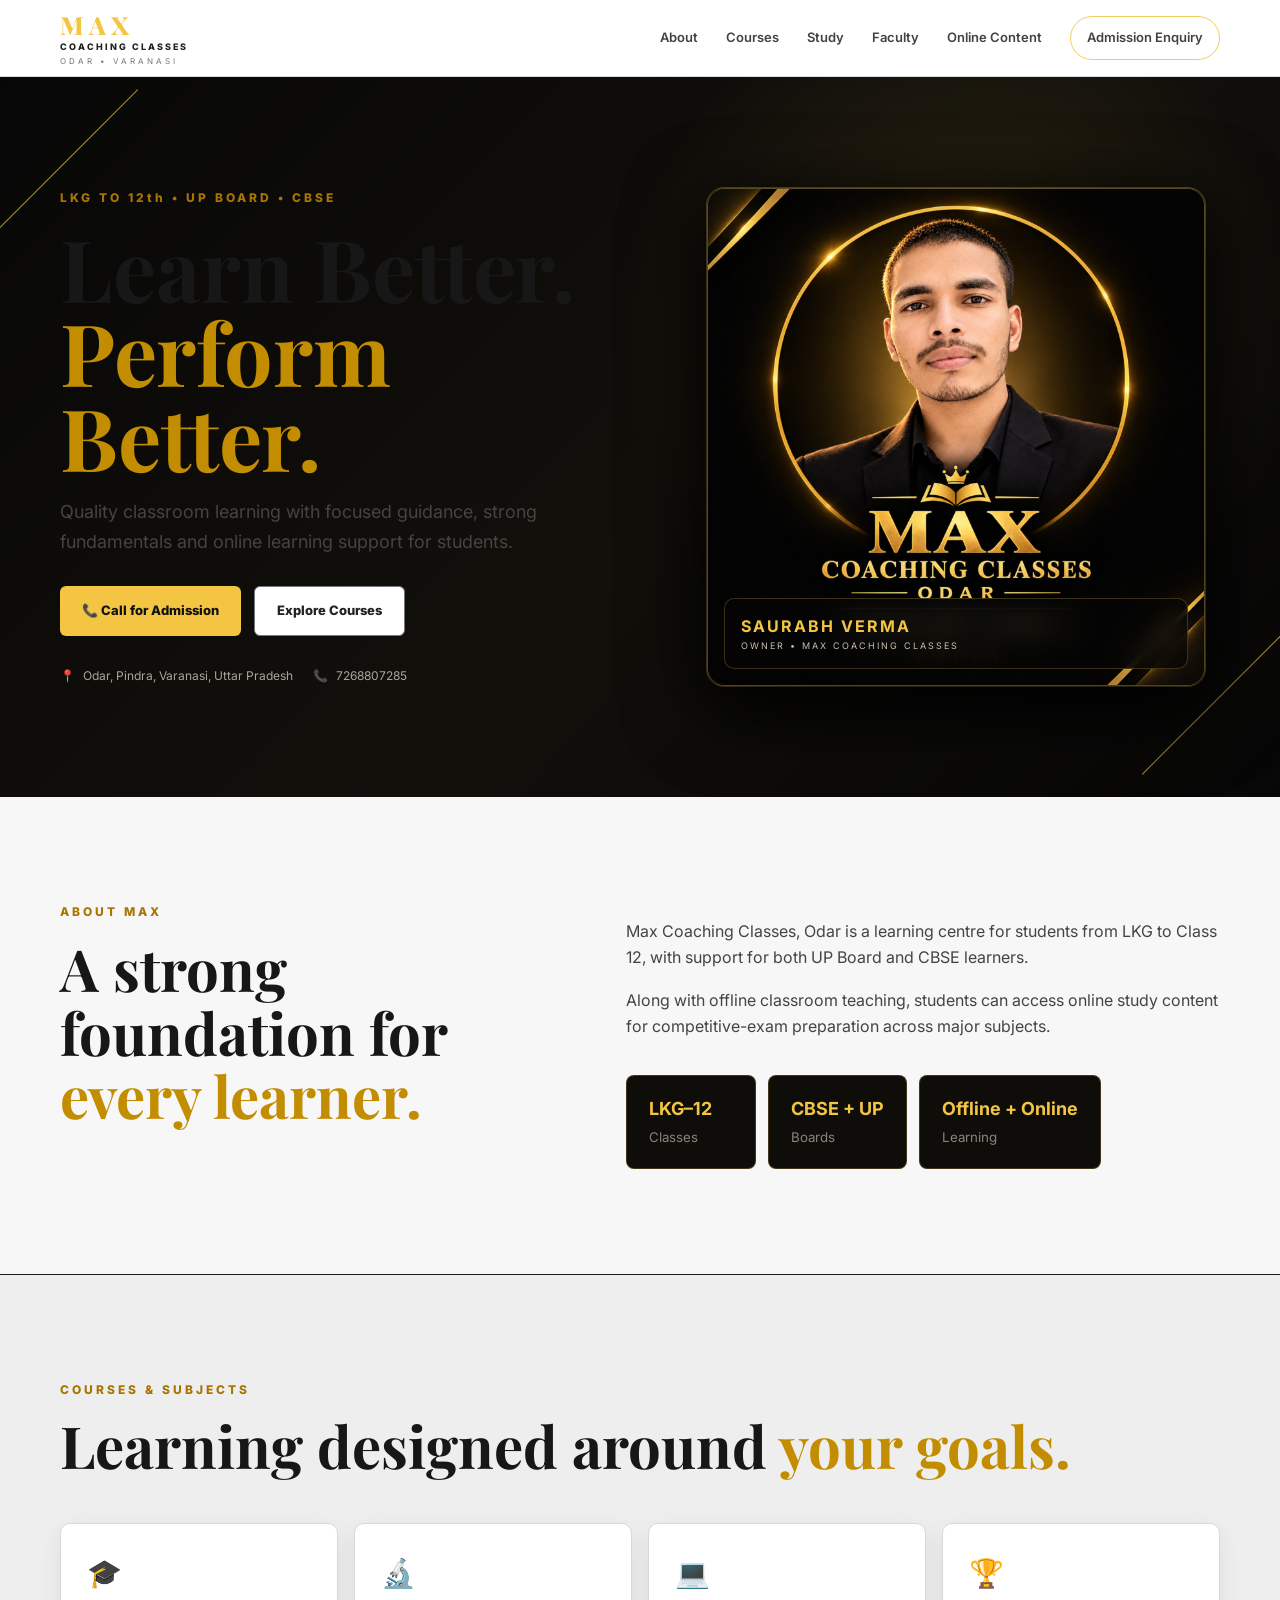
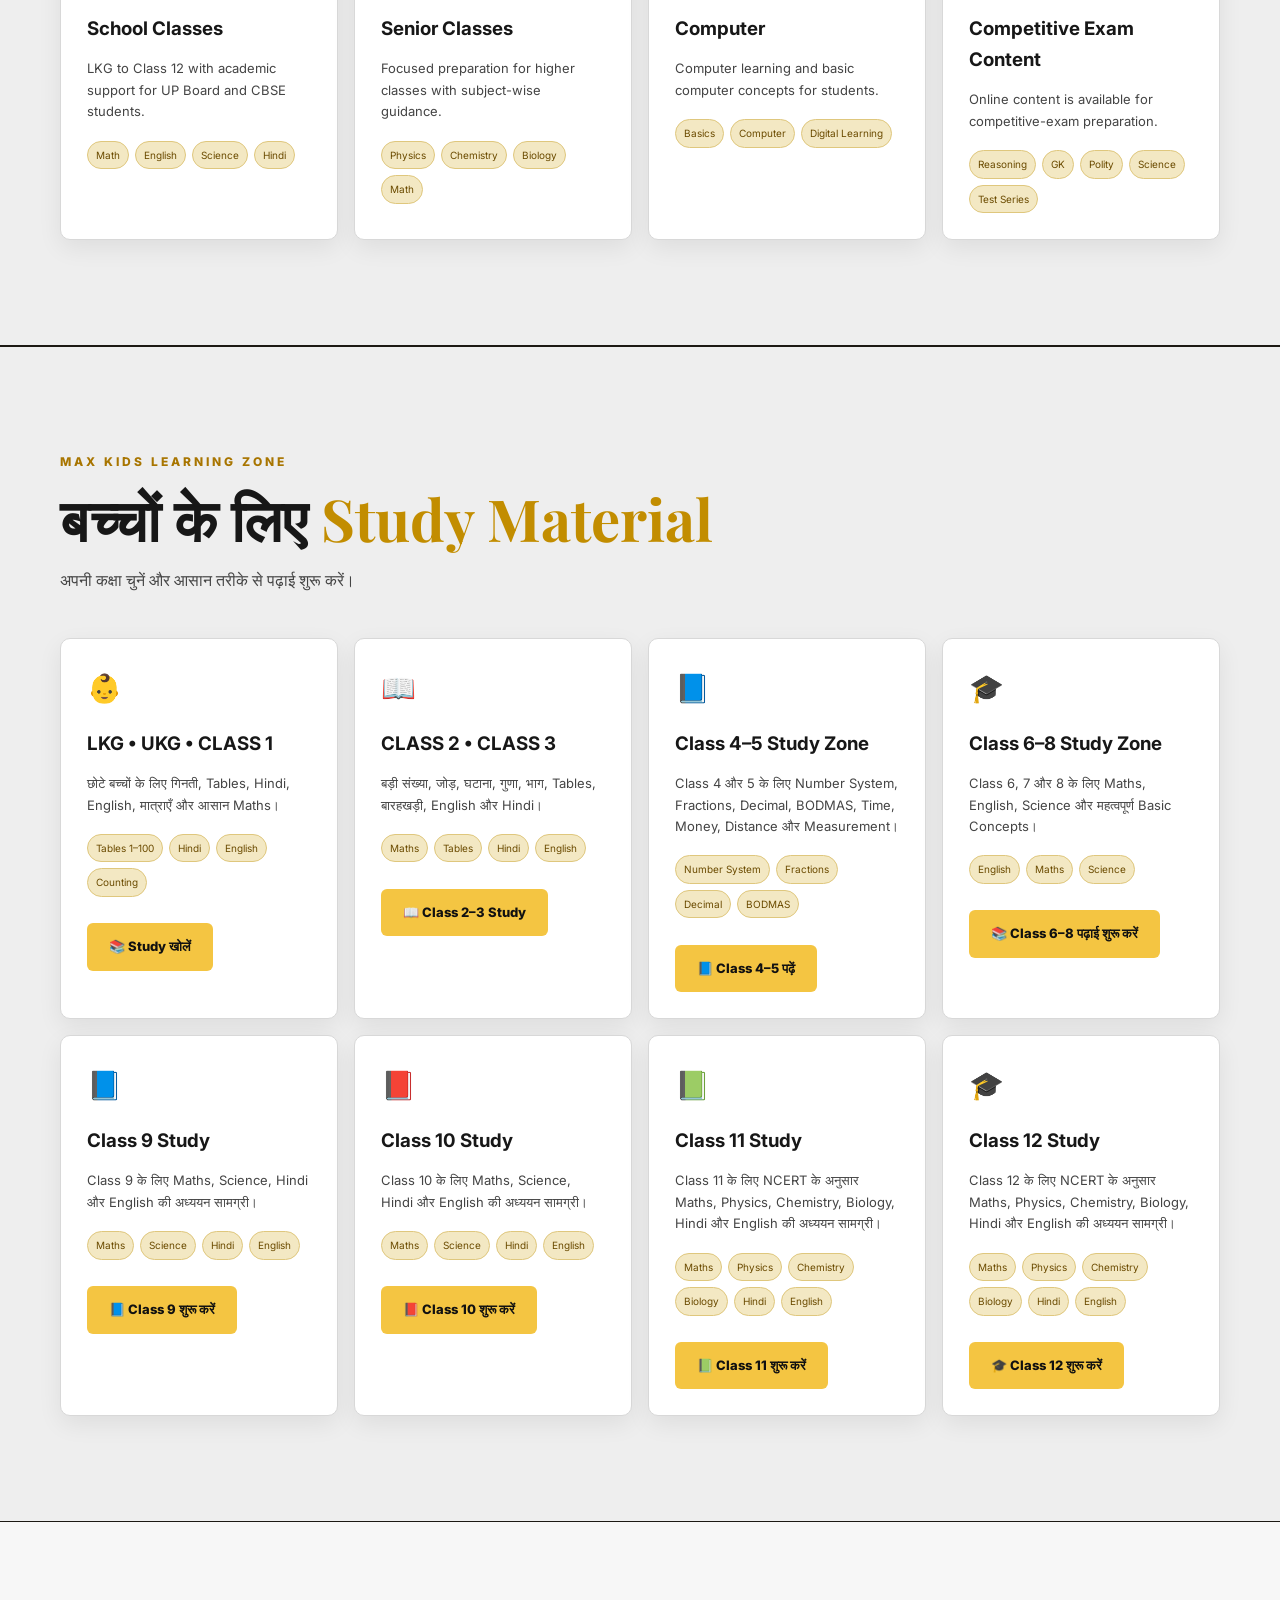
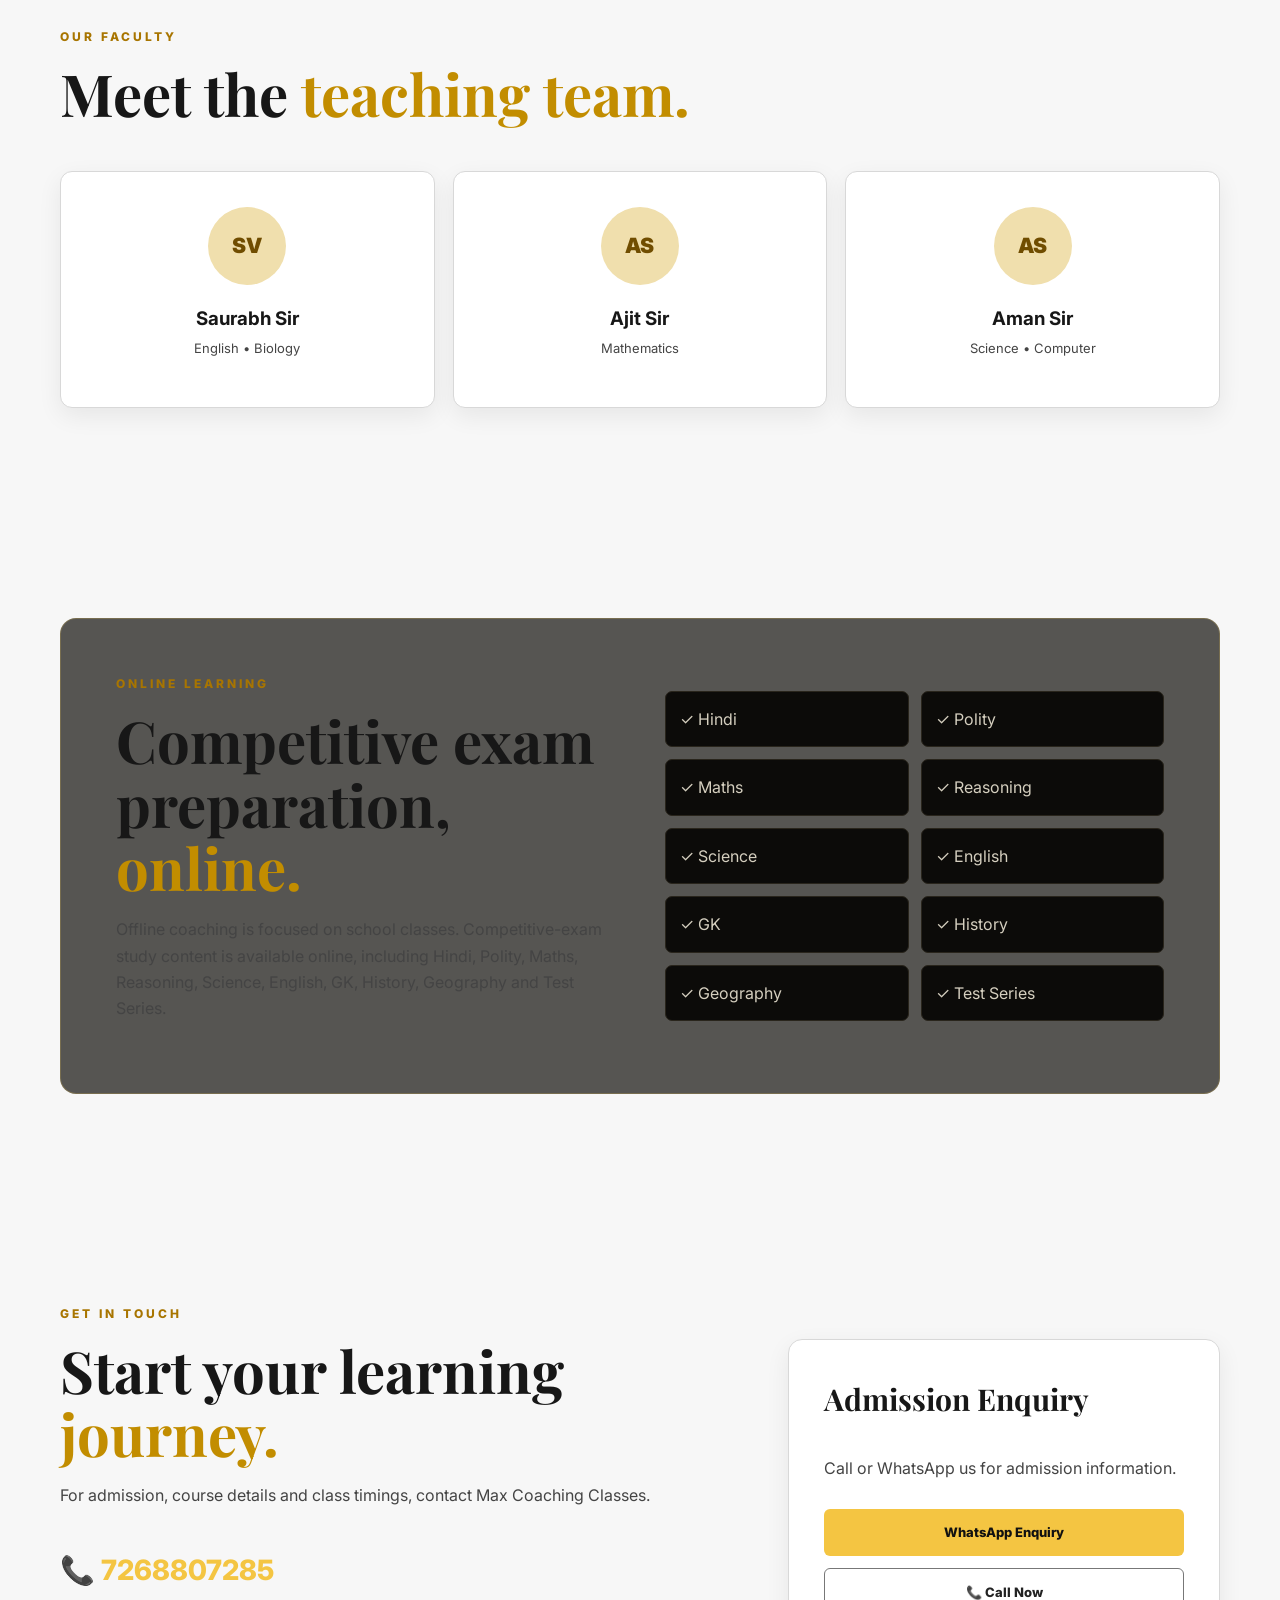
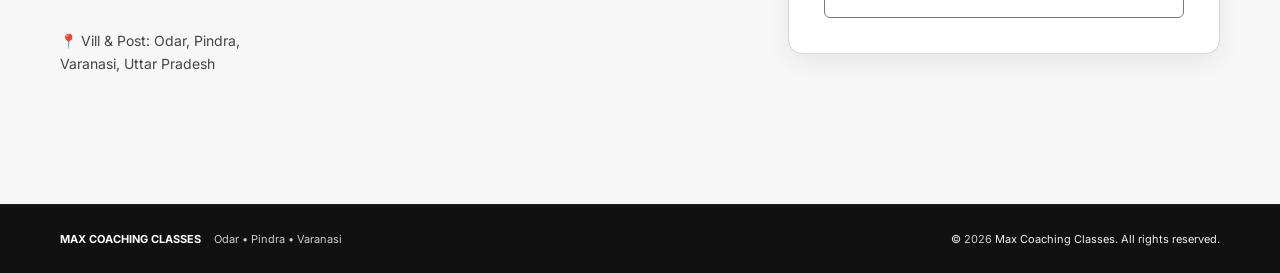
<file: index.html>
<!DOCTYPE html>
<html lang="en">
<head>

  <meta charset="UTF-8">

  <meta name="viewport"
        content="width=device-width, initial-scale=1.0">

  <meta name="description"
        content="Max Coaching Classes Odar, Pindra, Varanasi - LKG to 12th, UP Board, CBSE and online learning content.">

  <meta name="theme-color"
        content="#080808">

  <title>MAX Coaching Classes | Odar, Varanasi</title>

  <!-- Google Fonts -->
  <link rel="preconnect" href="https://fonts.googleapis.com">

  <link rel="preconnect"
        href="https://fonts.gstatic.com"
        crossorigin>

  <link
    href="https://fonts.googleapis.com/css2?family=Inter:wght@400;500;600;700;800&family=Playfair+Display:wght@600;700;800&display=swap"
    rel="stylesheet">

  <!-- Main CSS -->
  <link rel="stylesheet" href="./style.css">

</head>

<body>


<!-- =====================================================
     HEADER
===================================================== -->

<header class="header">

  <div class="container nav">

    <a class="brand" href="#home">

      <span class="brand-max">
        MAX
      </span>

      <span>
        COACHING CLASSES
      </span>

      <small>
        ODAR • VARANASI
      </small>

    </a>

    <button
      class="menu-btn"
      type="button"
      aria-label="Open menu">

      ☰

    </button>

    <nav class="nav-links">

      <a href="#about">About</a>

      <a href="#courses">Courses</a>

      <a href="#study">Study</a>

      <a href="#faculty">Faculty</a>

      <a href="#online">Online Content</a>

      <a
        href="#contact"
        class="nav-cta">

        Admission Enquiry

      </a>

    </nav>

  </div>

</header>



<!-- =====================================================
     MAIN
===================================================== -->

<main>


<!-- =====================================================
     HERO
===================================================== -->

<section id="home" class="hero">

  <div class="hero-glow"></div>

  <div class="container hero-grid">


    <!-- HERO TEXT -->

    <div class="hero-copy">

      <div class="eyebrow">
        LKG TO 12th • UP BOARD • CBSE
      </div>

      <h1>
        Learn Better.<br>
        <span>Perform Better.</span>
      </h1>

      <p class="hero-text">
        Quality classroom learning with focused
        guidance, strong fundamentals and online
        learning support for students.
      </p>

      <div class="hero-buttons">

        <a
          class="btn btn-gold"
          href="tel:+917268807285">

          📞 Call for Admission

        </a>

        <a
          class="btn btn-outline"
          href="#courses">

          Explore Courses

        </a>

      </div>

      <div class="quick-info">

        <div>

          <b>📍</b>

          <span>
            Odar, Pindra, Varanasi, Uttar Pradesh
          </span>

        </div>

        <div>

          <b>📞</b>

          <span>
            7268807285
          </span>

        </div>

      </div>

    </div>



    <!-- =================================================
         OWNER PHOTO
    ================================================== -->

    <div class="hero-card">

      <div class="gold-ring"></div>

      <!-- OWNER IMAGE
           IMPORTANT:
           owner.png GitHub repository ke ROOT me hai.
           Isliye path ./owner.png hai.
      -->

      <div class="owner-photo">

        <img
          src="./owner.png"
          alt="Saurabh Verma - Owner, Max Coaching Classes"
          class="owner-image">

      </div>


      <!-- OWNER BADGE -->

      <div class="owner-badge">

        <strong>
          SAURABH VERMA
        </strong>

        <span>
          OWNER • MAX COACHING CLASSES
        </span>

      </div>

    </div>

  </div>

</section>



<!-- =====================================================
     ABOUT
===================================================== -->

<section id="about" class="section">

  <div class="container split">

    <div>

      <div class="section-label">
        ABOUT MAX
      </div>

      <h2>
        A strong foundation for
        <span>every learner.</span>
      </h2>

    </div>

    <div>

      <p>
        Max Coaching Classes, Odar is a learning
        centre for students from LKG to Class 12,
        with support for both UP Board and CBSE
        learners.
      </p>

      <p>
        Along with offline classroom teaching,
        students can access online study content
        for competitive-exam preparation across
        major subjects.
      </p>

      <div class="stats">

        <div>
          <strong>LKG–12</strong>
          <small>Classes</small>
        </div>

        <div>
          <strong>CBSE + UP</strong>
          <small>Boards</small>
        </div>

        <div>
          <strong>Offline + Online</strong>
          <small>Learning</small>
        </div>

      </div>

    </div>

  </div>

</section>



<!-- =====================================================
     COURSES
===================================================== -->

<section id="courses" class="section dark-section">

  <div class="container">

    <div class="section-label">
      COURSES & SUBJECTS
    </div>

    <h2>
      Learning designed around
      <span>your goals.</span>
    </h2>

    <div class="cards">


      <!-- SCHOOL CLASSES -->

      <article class="card">

        <div class="icon">🎓</div>

        <h3>
          School Classes
        </h3>

        <p>
          LKG to Class 12 with academic
          support for UP Board and CBSE
          students.
        </p>

        <div class="tags">

          <span>Math</span>
          <span>English</span>
          <span>Science</span>
          <span>Hindi</span>

        </div>

      </article>



      <!-- SENIOR CLASSES -->

      <article class="card">

        <div class="icon">🔬</div>

        <h3>
          Senior Classes
        </h3>

        <p>
          Focused preparation for higher
          classes with subject-wise guidance.
        </p>

        <div class="tags">

          <span>Physics</span>
          <span>Chemistry</span>
          <span>Biology</span>
          <span>Math</span>

        </div>

      </article>



      <!-- COMPUTER -->

      <article class="card">

        <div class="icon">💻</div>

        <h3>
          Computer
        </h3>

        <p>
          Computer learning and basic
          computer concepts for students.
        </p>

        <div class="tags">

          <span>Basics</span>
          <span>Computer</span>
          <span>Digital Learning</span>

        </div>

      </article>



      <!-- COMPETITIVE -->

      <article class="card">

        <div class="icon">🏆</div>

        <h3>
          Competitive Exam Content
        </h3>

        <p>
          Online content is available for
          competitive-exam preparation.
        </p>

        <div class="tags">

          <span>Reasoning</span>
          <span>GK</span>
          <span>Polity</span>
          <span>Science</span>
          <span>Test Series</span>

        </div>

      </article>

    </div>

  </div>

</section>



<!-- =====================================================
     STUDY ZONE
===================================================== -->

<section id="study" class="section dark-section">

  <div class="container">

    <div class="section-label">
      MAX KIDS LEARNING ZONE
    </div>

    <h2>
      बच्चों के लिए
      <span>Study Material</span>
    </h2>

    <p>
      अपनी कक्षा चुनें और आसान तरीके से
      पढ़ाई शुरू करें।
    </p>

    <div class="cards">


      <!-- LKG UKG CLASS 1 -->

      <article class="card">

        <div class="icon">👶</div>

        <h3>
          LKG • UKG • CLASS 1
        </h3>

        <p>
          छोटे बच्चों के लिए गिनती,
          Tables, Hindi, English,
          मात्राएँ और आसान Maths।
        </p>

        <div class="tags">

          <span>Tables 1–100</span>
          <span>Hindi</span>
          <span>English</span>
          <span>Counting</span>

        </div>

        <br>

        <a
          class="btn btn-gold"
          href="study.html">

          📚 Study खोलें

        </a>

      </article>



      <!-- CLASS 2–3 -->

      <article class="card">

        <div class="icon">📖</div>

        <h3>
          CLASS 2 • CLASS 3
        </h3>

        <p>
          बड़ी संख्या, जोड़, घटाना,
          गुणा, भाग, Tables, बारहखड़ी,
          English और Hindi।
        </p>

        <div class="tags">

          <span>Maths</span>
          <span>Tables</span>
          <span>Hindi</span>
          <span>English</span>

        </div>

        <br>

        <a
          class="btn btn-gold"
          href="study23.html">

          📖 Class 2–3 Study

        </a>

      </article>



      <!-- CLASS 4–5 -->

      <article class="card">

        <div class="icon">📘</div>

        <h3>
          Class 4–5 Study Zone
        </h3>

        <p>
          Class 4 और 5 के लिए Number System,
          Fractions, Decimal, BODMAS, Time,
          Money, Distance और Measurement।
        </p>

        <div class="tags">

          <span>Number System</span>
          <span>Fractions</span>
          <span>Decimal</span>
          <span>BODMAS</span>

        </div>

        <br>

        <a
          class="btn btn-gold"
          href="class4-5.html">

          📘 Class 4–5 पढ़ें

        </a>

      </article>



      <!-- CLASS 6–8 -->

      <article class="card">

        <div class="icon">🎓</div>

        <h3>
          Class 6–8 Study Zone
        </h3>

        <p>
          Class 6, 7 और 8 के लिए Maths,
          English, Science और महत्वपूर्ण
          Basic Concepts।
        </p>

        <div class="tags">

          <span>English</span>
          <span>Maths</span>
          <span>Science</span>

        </div>

        <br>

        <a
          class="btn btn-gold"
          href="class6-8.html">

          📚 Class 6–8 पढ़ाई शुरू करें

        </a>

      </article>



      <!-- CLASS 9 -->

      <article class="card">

        <div class="icon">📘</div>

        <h3>
          Class 9 Study
        </h3>

        <p>
          Class 9 के लिए Maths, Science,
          Hindi और English की अध्ययन सामग्री।
        </p>

        <div class="tags">

          <span>Maths</span>
          <span>Science</span>
          <span>Hindi</span>
          <span>English</span>

        </div>

        <br>

        <a
          class="btn btn-gold"
          href="class9.html">

          📘 Class 9 शुरू करें

        </a>

      </article>



      <!-- CLASS 10 -->

      <article class="card">

        <div class="icon">📕</div>

        <h3>
          Class 10 Study
        </h3>

        <p>
          Class 10 के लिए Maths, Science,
          Hindi और English की अध्ययन सामग्री।
        </p>

        <div class="tags">

          <span>Maths</span>
          <span>Science</span>
          <span>Hindi</span>
          <span>English</span>

        </div>

        <br>

        <a
          class="btn btn-gold"
          href="class10.html">

          📕 Class 10 शुरू करें

        </a>

      </article>



      <!-- CLASS 11 -->

      <article class="card">

        <div class="icon">📗</div>

        <h3>
          Class 11 Study
        </h3>

        <p>
          Class 11 के लिए NCERT के अनुसार
          Maths, Physics, Chemistry, Biology,
          Hindi और English की अध्ययन सामग्री।
        </p>

        <div class="tags">

          <span>Maths</span>
          <span>Physics</span>
          <span>Chemistry</span>
          <span>Biology</span>
          <span>Hindi</span>
          <span>English</span>

        </div>

        <br>

        <a
          class="btn btn-gold"
          href="class11.html">

          📗 Class 11 शुरू करें

        </a>

      </article>



      <!-- CLASS 12 -->

      <article class="card">

        <div class="icon">🎓</div>

        <h3>
          Class 12 Study
        </h3>

        <p>
          Class 12 के लिए NCERT के अनुसार
          Maths, Physics, Chemistry, Biology,
          Hindi और English की अध्ययन सामग्री।
        </p>

        <div class="tags">

          <span>Maths</span>
          <span>Physics</span>
          <span>Chemistry</span>
          <span>Biology</span>
          <span>Hindi</span>
          <span>English</span>

        </div>

        <br>

        <a
          class="btn btn-gold"
          href="class12.html">

          🎓 Class 12 शुरू करें

        </a>

      </article>

    </div>

  </div>

</section>



<!-- =====================================================
     FACULTY
===================================================== -->

<section id="faculty" class="section">

  <div class="container">

    <div class="section-label">
      OUR FACULTY
    </div>

    <h2>
      Meet the
      <span>teaching team.</span>
    </h2>

    <div class="faculty-grid">

      <div class="faculty">

        <div class="avatar">
          SV
        </div>

        <h3>
          Saurabh Sir
        </h3>

        <p>
          English • Biology
        </p>

      </div>


      <div class="faculty">

        <div class="avatar">
          AS
        </div>

        <h3>
          Ajit Sir
        </h3>

        <p>
          Mathematics
        </p>

      </div>


      <div class="faculty">

        <div class="avatar">
          AS
        </div>

        <h3>
          Aman Sir
        </h3>

        <p>
          Science • Computer
        </p>

      </div>

    </div>

  </div>

</section>



<!-- =====================================================
     ONLINE LEARNING
===================================================== -->

<section id="online" class="section online-section">

  <div class="container online-box">

    <div>

      <div class="section-label">
        ONLINE LEARNING
      </div>

      <h2>
        Competitive exam preparation,
        <span>online.</span>
      </h2>

      <p>
        Offline coaching is focused on school
        classes. Competitive-exam study content
        is available online, including Hindi,
        Polity, Maths, Reasoning, Science,
        English, GK, History, Geography and
        Test Series.
      </p>

    </div>

    <div class="online-list">

      <span>✓ Hindi</span>
      <span>✓ Polity</span>
      <span>✓ Maths</span>
      <span>✓ Reasoning</span>
      <span>✓ Science</span>
      <span>✓ English</span>
      <span>✓ GK</span>
      <span>✓ History</span>
      <span>✓ Geography</span>
      <span>✓ Test Series</span>

    </div>

  </div>

</section>



<!-- =====================================================
     CONTACT
===================================================== -->

<section id="contact" class="section contact-section">

  <div class="container contact-grid">

    <div>

      <div class="section-label">
        GET IN TOUCH
      </div>

      <h2>
        Start your learning
        <span>journey.</span>
      </h2>

      <p>
        For admission, course details and
        class timings, contact Max Coaching
        Classes.
      </p>

      <a
        class="big-phone"
        href="tel:+917268807285">

        📞 7268807285

      </a>

      <p class="address">

        📍 Vill & Post: Odar, Pindra,

        <br>

        Varanasi, Uttar Pradesh

      </p>

    </div>



    <div class="contact-card">

      <h3>
        Admission Enquiry
      </h3>

      <p>
        Call or WhatsApp us for admission
        information.
      </p>

      <a
        class="btn btn-gold full"
        href="https://wa.me/917268807285?text=Hello%20Max%20Coaching%20Classes,%20I%20want%20admission%20details."
        target="_blank"
        rel="noopener">

        WhatsApp Enquiry

      </a>

      <a
        class="btn btn-outline full"
        href="tel:+917268807285">

        📞 Call Now

      </a>

    </div>

  </div>

</section>


</main>



<!-- =====================================================
     FOOTER
===================================================== -->

<footer>

  <div class="container footer">

    <div>

      <strong>
        MAX COACHING CLASSES
      </strong>

      <span>
        Odar • Pindra • Varanasi
      </span>

    </div>

    <div>

      © <span id="year"></span>
      Max Coaching Classes.
      All rights reserved.

    </div>

  </div>

</footer>



<!-- =====================================================
     JAVASCRIPT
===================================================== -->

<script src="./script.js"></script>

<script>

  /* Current year */

  const yearElement =
    document.getElementById("year");

  if (yearElement) {

    yearElement.textContent =
      new Date().getFullYear();

  }

</script>


</body>
          </html>
</file>
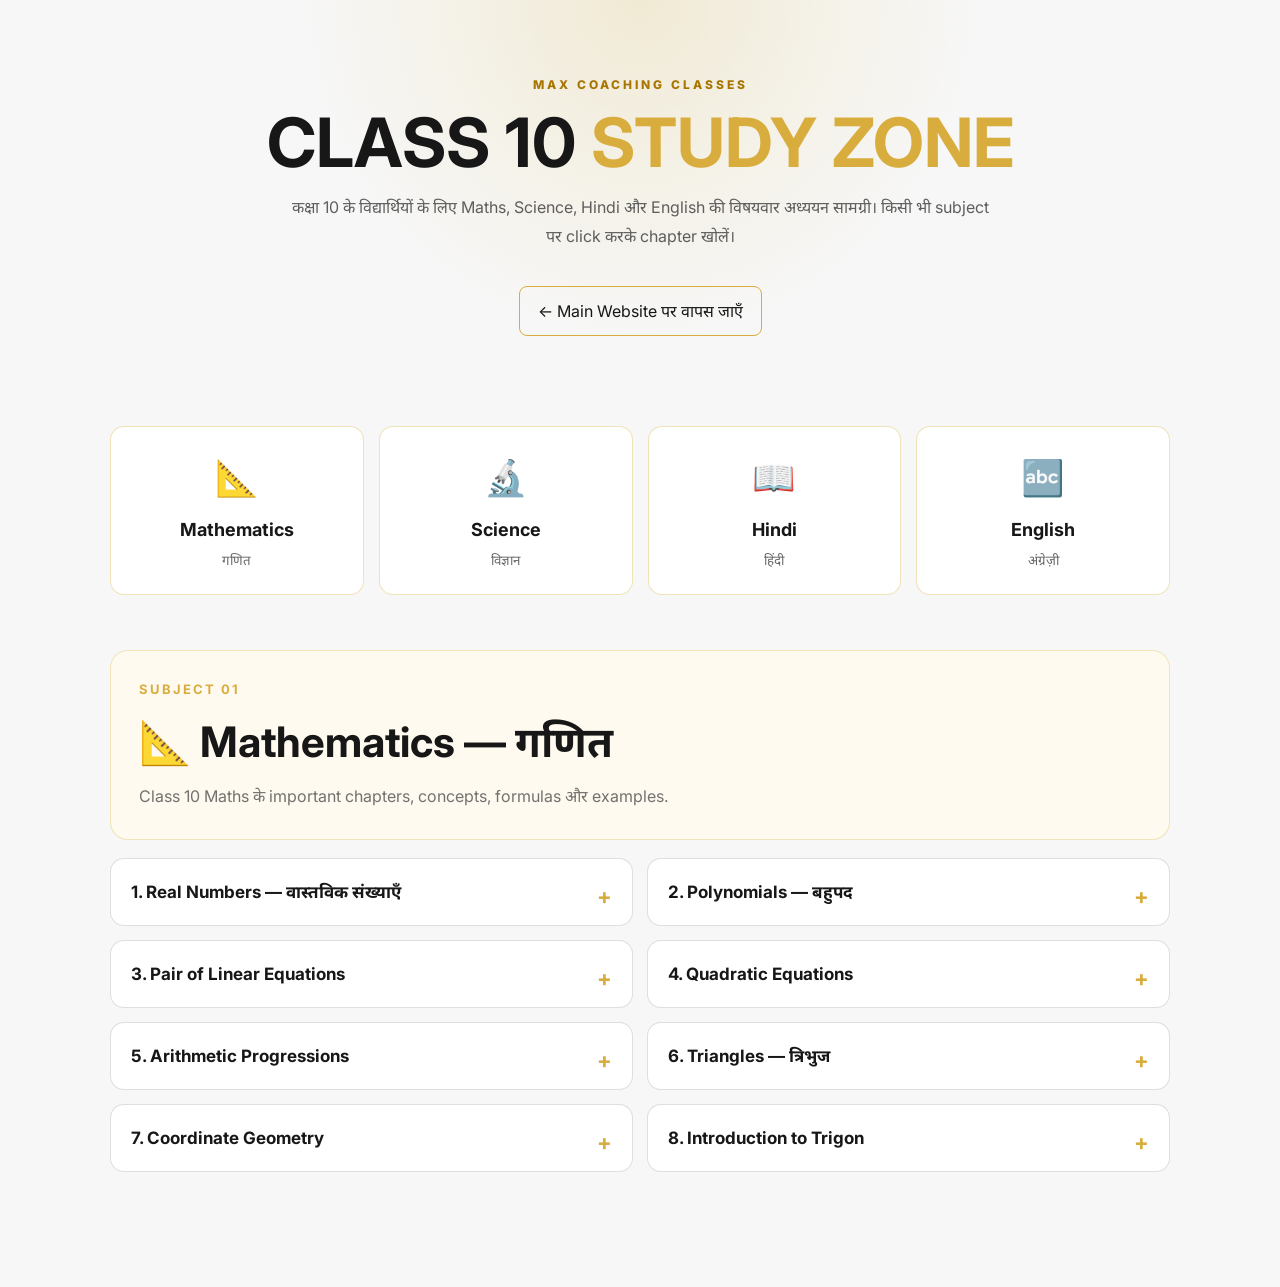
<file: class10.html>
<!DOCTYPE html>
<html lang="hi">
<head>

  <meta charset="UTF-8">
  <meta name="viewport" content="width=device-width, initial-scale=1.0">

  <meta name="description"
    content="MAX Coaching Classes - Class 10 Study Material for Maths, Science, Hindi and English.">

  <title>Class 10 Study | MAX Coaching Classes</title>

  <link rel="preconnect" href="https://fonts.googleapis.com">
  <link rel="preconnect" href="https://fonts.gstatic.com" crossorigin>

  <link
    href="https://fonts.googleapis.com/css2?family=Inter:wght@400;500;600;700;800&family=Noto+Sans+Devanagari:wght@400;500;600;700;800&family=Playfair+Display:wght@600;700;800&display=swap"
    rel="stylesheet">

  <link rel="stylesheet" href="style.css">

  <style>

    /* =====================================================
       CLASS 10 PAGE
       ===================================================== */

    .class10-page {
      min-height: 100vh;
      padding-bottom: 60px;
      font-family: Inter, "Noto Sans Devanagari", sans-serif;
    }

    .class10-hero {
      padding: 75px 20px 55px;
      text-align: center;
      background:
        radial-gradient(circle at 50% 0%, rgba(212,175,55,.16), transparent 45%),
        var(--bg, #080808);
    }

    .class10-hero .section-label {
      margin-bottom: 12px;
    }

    .class10-hero h1 {
      margin: 0 auto 15px;
      max-width: 850px;
      font-size: clamp(38px, 6vw, 68px);
      line-height: 1.05;
    }

    .class10-hero h1 span {
      color: #d9ad3d;
    }

    .class10-hero p {
      max-width: 700px;
      margin: 0 auto 25px;
      line-height: 1.8;
      opacity: .85;
    }

    .class10-back {
      display: inline-block;
      margin-top: 10px;
      padding: 11px 18px;
      border: 1px solid #d9ad3d;
      border-radius: 8px;
      color: inherit;
      text-decoration: none;
    }

    .class10-back:hover {
      background: #d9ad3d;
      color: #111;
    }

    /* SUBJECT MENU */

    .subject-menu {
      max-width: 1100px;
      margin: 35px auto;
      padding: 0 20px;

      display: grid;
      grid-template-columns: repeat(4, 1fr);
      gap: 15px;
    }

    .subject-link {
      display: block;
      padding: 22px 15px;
      text-align: center;

      border: 1px solid rgba(212,175,55,.35);
      border-radius: 14px;

      text-decoration: none;
      color: inherit;

      background: rgba(255,255,255,.035);

      transition: .25s ease;
    }

    .subject-link:hover {
      transform: translateY(-4px);
      border-color: #d9ad3d;
      background: rgba(212,175,55,.10);
    }

    .subject-link .subject-icon {
      display: block;
      font-size: 35px;
      margin-bottom: 8px;
    }

    .subject-link strong {
      display: block;
      font-size: 18px;
    }

    .subject-link small {
      display: block;
      margin-top: 5px;
      opacity: .65;
    }

    /* CONTENT */

    .class10-content {
      max-width: 1100px;
      margin: 0 auto;
      padding: 0 20px;
    }

    .subject-section {
      margin: 55px 0;
      scroll-margin-top: 80px;
    }

    .subject-header {
      padding: 28px;
      margin-bottom: 18px;

      border-radius: 18px;
      border: 1px solid rgba(212,175,55,.30);

      background:
        linear-gradient(
          135deg,
          rgba(212,175,55,.10),
          rgba(255,255,255,.025)
        );
    }

    .subject-header .subject-number {
      font-size: 13px;
      letter-spacing: 2px;
      text-transform: uppercase;
      color: #d9ad3d;
      font-weight: 700;
    }

    .subject-header h2 {
      margin: 7px 0;
      font-size: clamp(28px, 4vw, 42px);
    }

    .subject-header p {
      margin: 0;
      line-height: 1.7;
      opacity: .75;
    }

    /* CHAPTER GRID */

    .chapter-grid {
      display: grid;
      grid-template-columns: repeat(2, 1fr);
      gap: 14px;
    }

    .chapter-card {
      border: 1px solid rgba(128,128,128,.25);
      border-radius: 14px;
      overflow: hidden;

      background: rgba(128,128,128,.055);
    }

    .chapter-card summary {
      cursor: pointer;
      list-style: none;
      padding: 19px 20px;

      font-weight: 700;
      font-size: 17px;
    }

    .chapter-card summary::-webkit-details-marker {
      display: none;
    }

    .chapter-card summary::after {
      content: "+";
      float: right;
      font-size: 22px;
      color: #d9ad3d;
    }

    .chapter-card[open] summary::after {
      content: "−";
    }

    .chapter-card summary:hover {
      background: rgba(212,175,55,.07);
    }

    .chapter-content {
      padding: 0 20px 20px;
      line-height: 1.75;
      border-top: 1px solid rgba(128,128,128,.18);
    }

    .chapter-content h4 {
      color: #d9ad3d;
      margin-bottom: 6px;
    }

    .chapter-content ul {
      padding-left: 20px;
    }

    .chapter-content li {
      margin-bottom: 7px;
    }

    .formula {
      padding: 14px;
      margin: 12px 0;

      border-radius: 10px;
      background: rgba(212,175,55,.08);

      font-weight: 700;
      overflow-x: auto;
    }

    .example {
      padding: 14px;
      margin-top: 12px;

      border-left: 3px solid #d9ad3d;
      background: rgba(128,128,128,.08);
    }

    /* ENGLISH / HINDI */

    .language-box {
      padding: 18px;
      border-radius: 12px;
      background: rgba(128,128,128,.06);
      line-height: 1.8;
    }

    .language-box strong {
      color: #d9ad3d;
    }

    /* TOP BUTTON */

    .top-button {
      display: block;
      width: max-content;
      margin: 25px auto 0;

      padding: 10px 18px;
      border-radius: 8px;

      text-decoration: none;
      color: inherit;

      border: 1px solid rgba(212,175,55,.45);
    }

    .top-button:hover {
      background: #d9ad3d;
      color: #111;
    }

    /* LIGHT MODE SUPPORT */

    @media (prefers-color-scheme: light) {

      .class10-hero {
        background:
          radial-gradient(circle at 50% 0%, rgba(212,175,55,.18), transparent 45%),
          #f7f7f7;
      }

      .subject-link,
      .chapter-card,
      .language-box {
        background: #ffffff;
      }

      .subject-header {
        background: #fffaf0;
      }

      .chapter-content {
        background: #ffffff;
      }

    }

    /* TABLET */

    @media (max-width: 800px) {

      .subject-menu {
        grid-template-columns: repeat(2, 1fr);
      }

      .chapter-grid {
        grid-template-columns: 1fr;
      }

    }

    /* MOBILE */

    @media (max-width: 520px) {

      .class10-hero {
        padding-top: 55px;
      }

      .subject-menu {
        grid-template-columns: 1fr 1fr;
        gap: 10px;
      }

      .subject-link {
        padding: 18px 8px;
      }

      .subject-link .subject-icon {
        font-size: 28px;
      }

      .subject-link strong {
        font-size: 15px;
      }

      .subject-header {
        padding: 20px;
      }

      .chapter-card summary {
        font-size: 15px;
      }

    }

  </style>

</head>


<body id="top">


<div class="class10-page">


  <!-- =====================================================
       HEADER / HERO
       ===================================================== -->

  <section class="class10-hero">

    <div class="section-label">
      MAX COACHING CLASSES
    </div>

    <h1>
      CLASS 10
      <span>STUDY ZONE</span>
    </h1>

    <p>
      कक्षा 10 के विद्यार्थियों के लिए Maths, Science,
      Hindi और English की विषयवार अध्ययन सामग्री।
      किसी भी subject पर click करके chapter खोलें।
    </p>

    <a class="class10-back" href="index.html">
      ← Main Website पर वापस जाएँ
    </a>

  </section>


  <!-- =====================================================
       SUBJECT MENU
       ===================================================== -->

  <div class="subject-menu">

    <a class="subject-link" href="#maths">

      <span class="subject-icon">📐</span>

      <strong>Mathematics</strong>

      <small>गणित</small>

    </a>


    <a class="subject-link" href="#science">

      <span class="subject-icon">🔬</span>

      <strong>Science</strong>

      <small>विज्ञान</small>

    </a>


    <a class="subject-link" href="#hindi">

      <span class="subject-icon">📖</span>

      <strong>Hindi</strong>

      <small>हिंदी</small>

    </a>


    <a class="subject-link" href="#english">

      <span class="subject-icon">🔤</span>

      <strong>English</strong>

      <small>अंग्रेज़ी</small>

    </a>

  </div>


  <main class="class10-content">


    <!-- ===================================================
         MATHEMATICS
         =================================================== -->

    <section id="maths" class="subject-section">

      <div class="subject-header">

        <div class="subject-number">
          Subject 01
        </div>

        <h2>📐 Mathematics — गणित</h2>

        <p>
          Class 10 Maths के important chapters,
          concepts, formulas और examples.
        </p>

      </div>


      <div class="chapter-grid">


        <details class="chapter-card">

          <summary>
            1. Real Numbers — वास्तविक संख्याएँ
          </summary>

          <div class="chapter-content">

            <h4>मुख्य बातें</h4>

            <ul>
              <li>Euclid's Division Algorithm</li>
              <li>HCF और LCM</li>
              <li>Prime Factorisation</li>
              <li>Irrational Numbers</li>
              <li>Decimal Expansion</li>
            </ul>

            <div class="formula">
              a = bq + r
              <br>
              जहाँ 0 ≤ r &lt; b
            </div>

            <div class="example">
              <b>Example:</b>
              135 और 225 का HCF निकालने के लिए
              Euclid Algorithm का प्रयोग करें।
            </div>

          </div>

        </details>


        <details class="chapter-card">

          <summary>
            2. Polynomials — बहुपद
          </summary>

          <div class="chapter-content">

            <h4>मुख्य बातें</h4>

            <ul>
              <li>Polynomial की degree</li>
              <li>Zeroes of polynomial</li>
              <li>Relationship between zeroes and coefficients</li>
              <li>Quadratic polynomial</li>
            </ul>

            <div class="formula">
              For ax² + bx + c:
              <br>
              Sum of zeroes = −b/a
              <br>
              Product of zeroes = c/a
            </div>

          </div>

        </details>


        <details class="chapter-card">

          <summary>
            3. Pair of Linear Equations
          </summary>

          <div class="chapter-content">

            <h4>मुख्य बातें</h4>

            <ul>
              <li>Linear equations in two variables</li>
              <li>Graphical method</li>
              <li>Substitution method</li>
              <li>Elimination method</li>
              <li>Cross multiplication method</li>
            </ul>

            <div class="example">
              <b>Example:</b><br>
              x + y = 10<br>
              x − y = 2
              <br><br>
              दोनों equations को solve करके x और y ज्ञात करें।
            </div>

          </div>

        </details>


        <details class="chapter-card">

          <summary>
            4. Quadratic Equations
          </summary>

          <div class="chapter-content">

            <h4>मुख्य बातें</h4>

            <ul>
              <li>Standard form</li>
              <li>Factorisation</li>
              <li>Quadratic formula</li>
              <li>Nature of roots</li>
            </ul>

            <div class="formula">
              ax² + bx + c = 0
              <br><br>
              x = (−b ± √(b² − 4ac)) / 2a
            </div>

          </div>

        </details>


        <details class="chapter-card">

          <summary>
            5. Arithmetic Progressions
          </summary>

          <div class="chapter-content">

            <h4>मुख्य बातें</h4>

            <ul>
              <li>AP का अर्थ</li>
              <li>Common Difference</li>
              <li>nth term</li>
              <li>Sum of n terms</li>
            </ul>

            <div class="formula">
              aₙ = a + (n − 1)d
              <br><br>
              Sₙ = n/2 [2a + (n − 1)d]
            </div>

          </div>

        </details>


        <details class="chapter-card">

          <summary>
            6. Triangles — त्रिभुज
          </summary>

          <div class="chapter-content">

            <h4>मुख्य बातें</h4>

            <ul>
              <li>Similarity of triangles</li>
              <li>Basic Proportionality Theorem</li>
              <li>Criteria for similarity</li>
              <li>Pythagoras theorem</li>
            </ul>

            <div class="formula">
              Pythagoras:
              <br>
              Hypotenuse² = Base² + Perpendicular²
            </div>

          </div>

        </details>


        <details class="chapter-card">

          <summary>
            7. Coordinate Geometry
          </summary>

          <div class="chapter-content">

            <h4>मुख्य बातें</h4>

            <ul>
              <li>Distance formula</li>
              <li>Section formula</li>
              <li>Coordinates</li>
              <li>Area of triangle</li>
            </ul>

            <div class="formula">
              Distance =
              √[(x₂−x₁)² + (y₂−y₁)²]
            </div>

          </div>

        </details>


        <details class="chapter-card">

          <summary>
            8. Introduction to Trigon
</file>
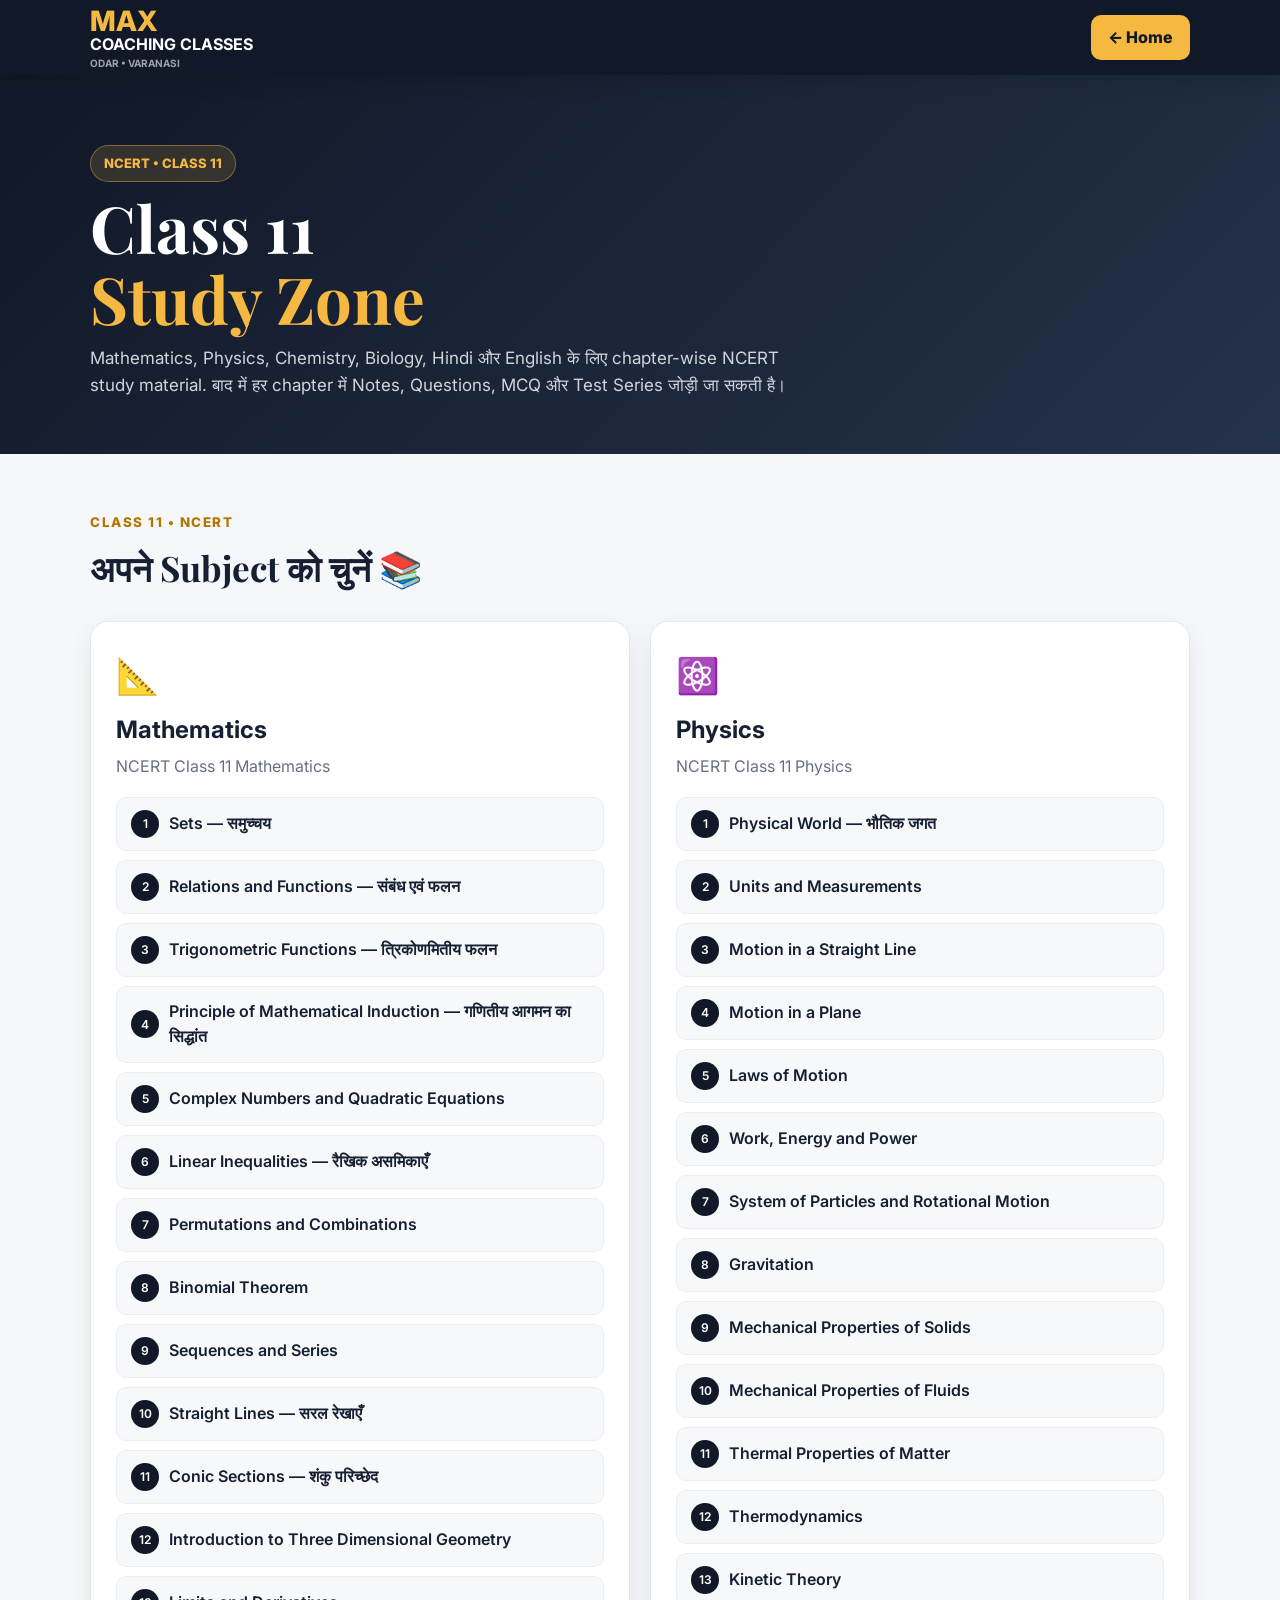
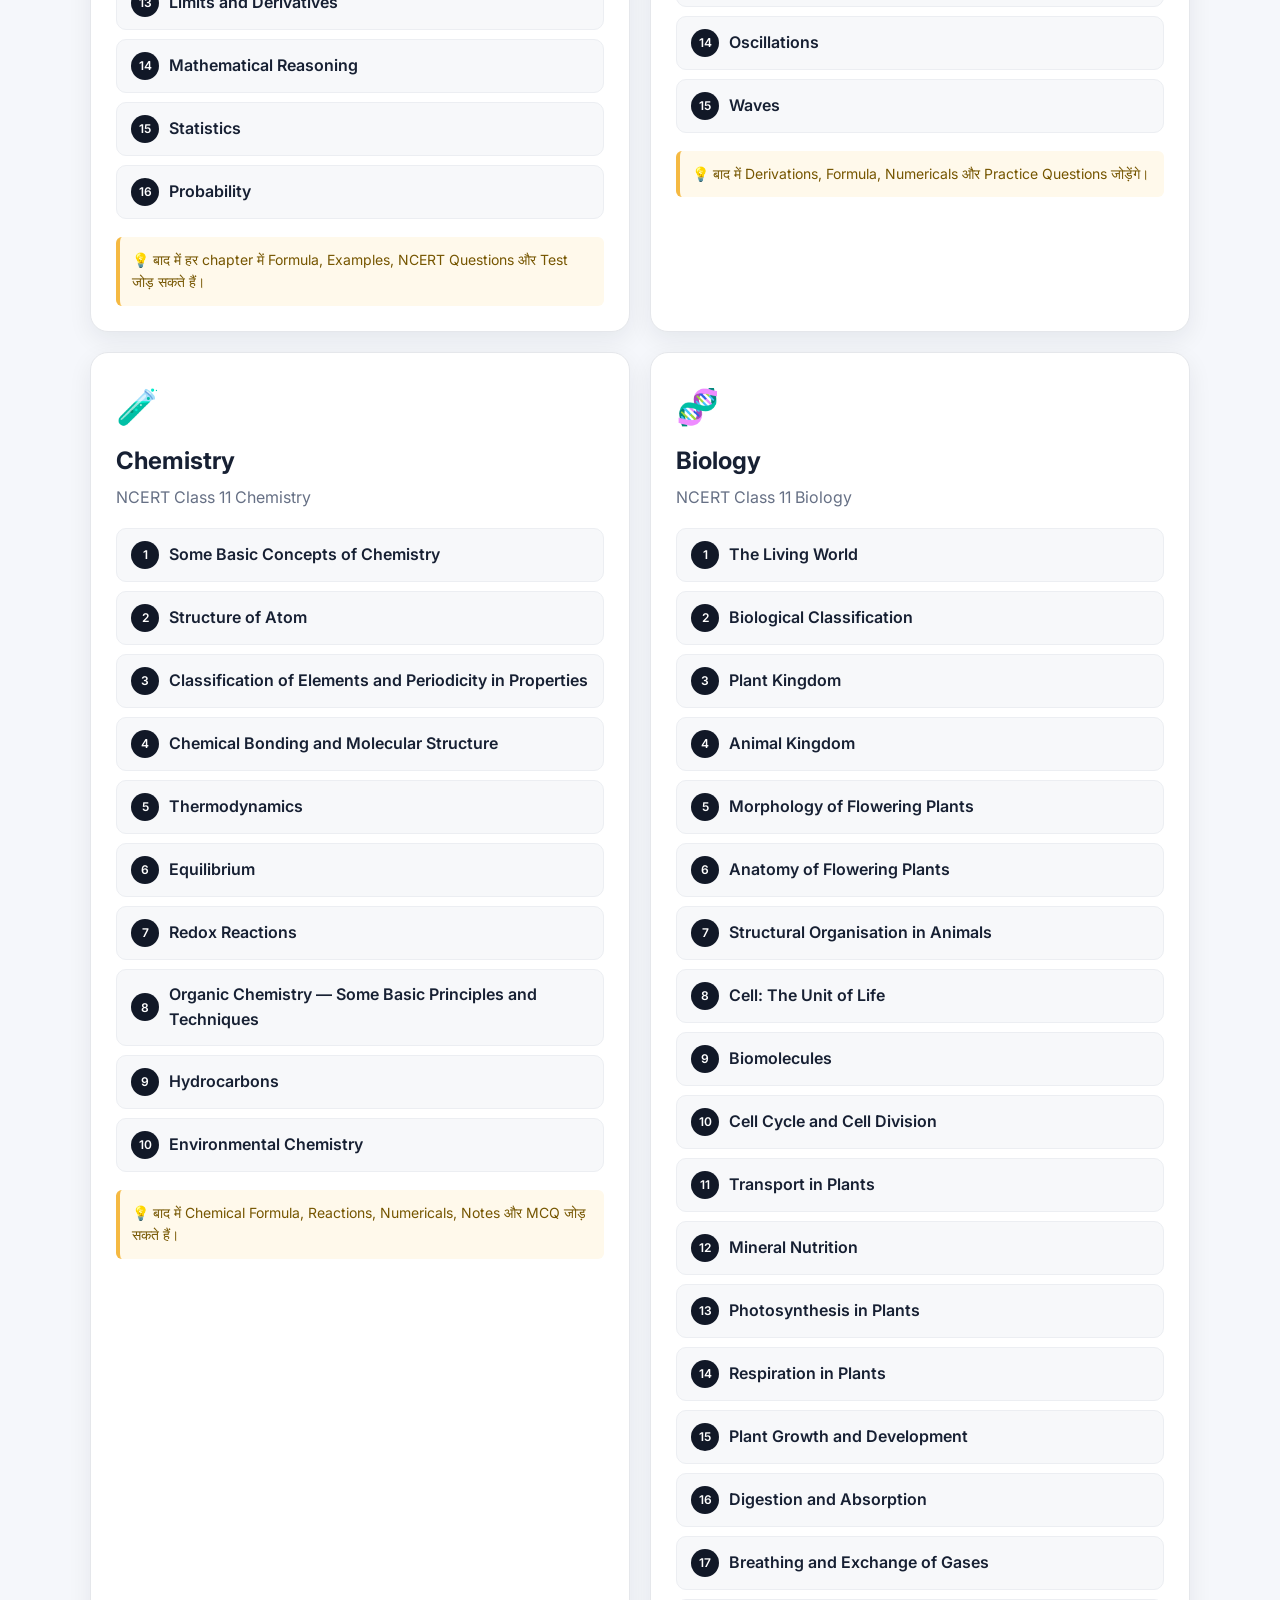
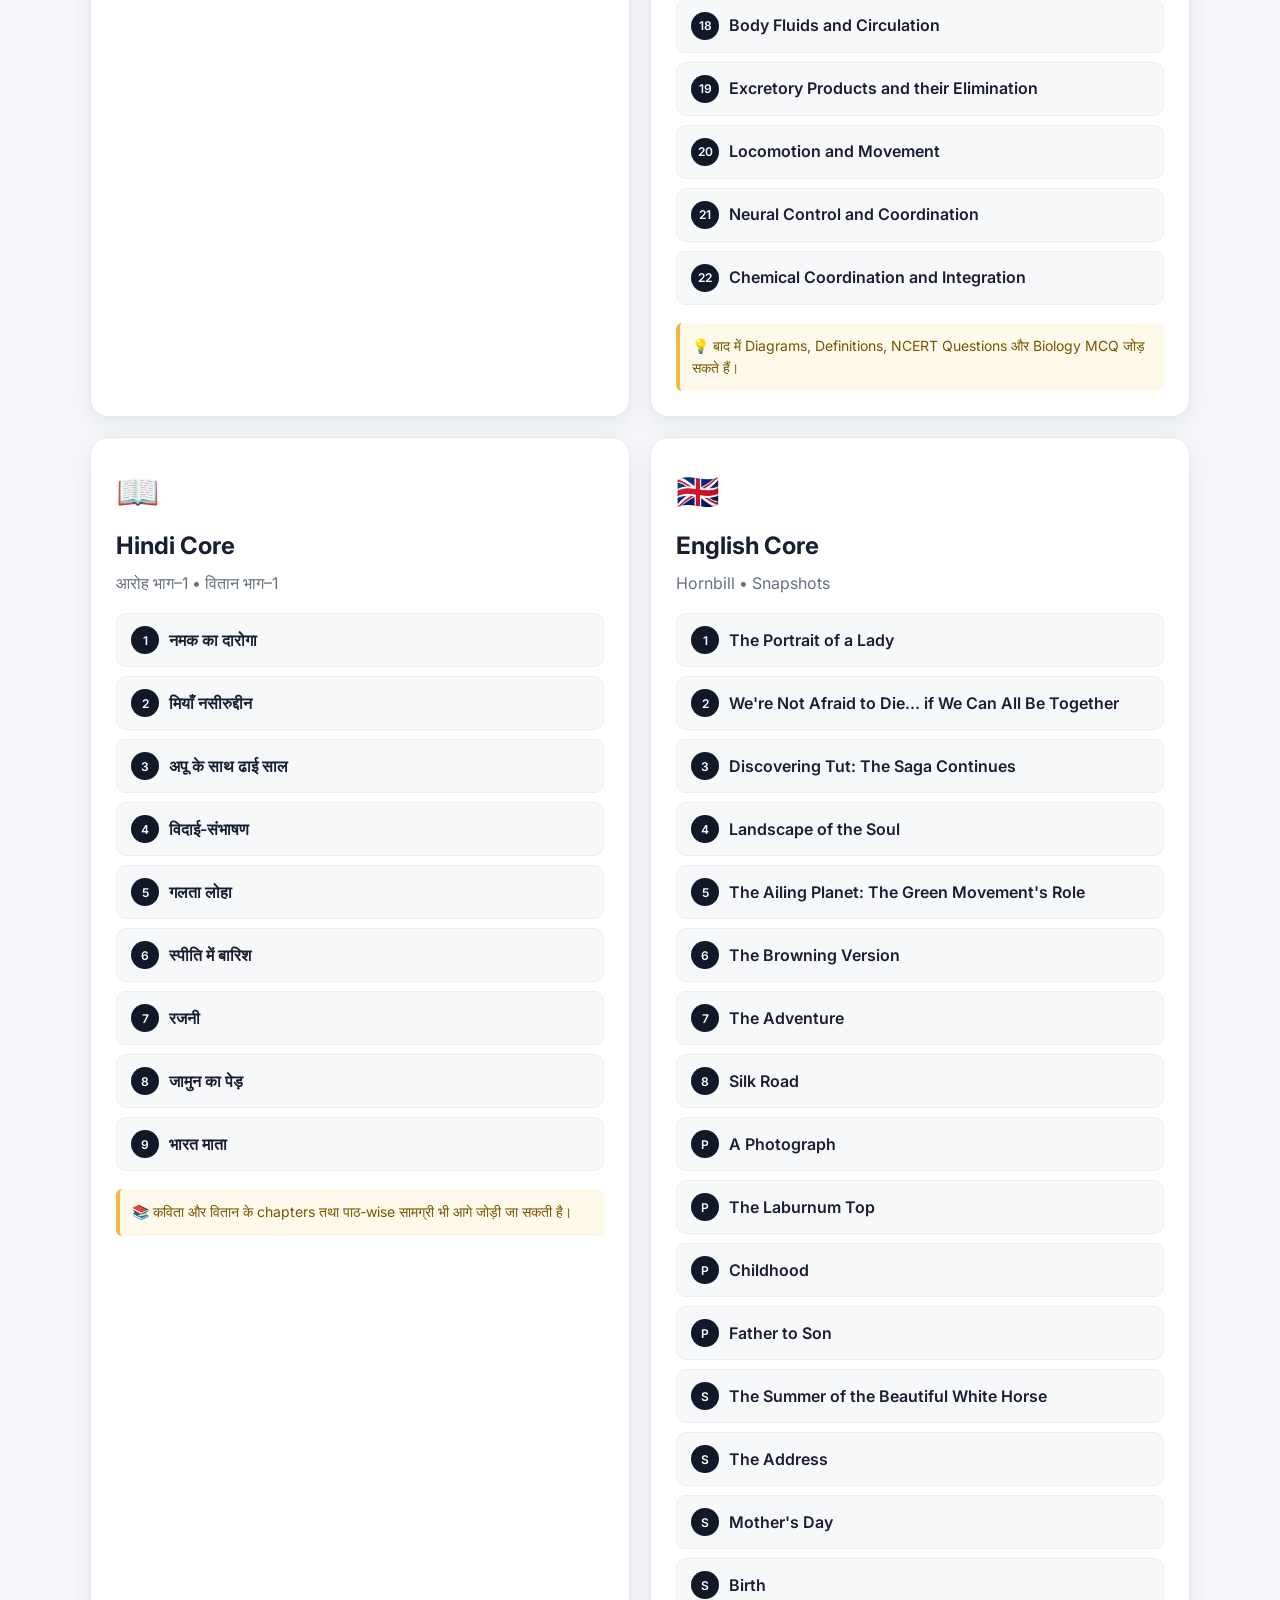
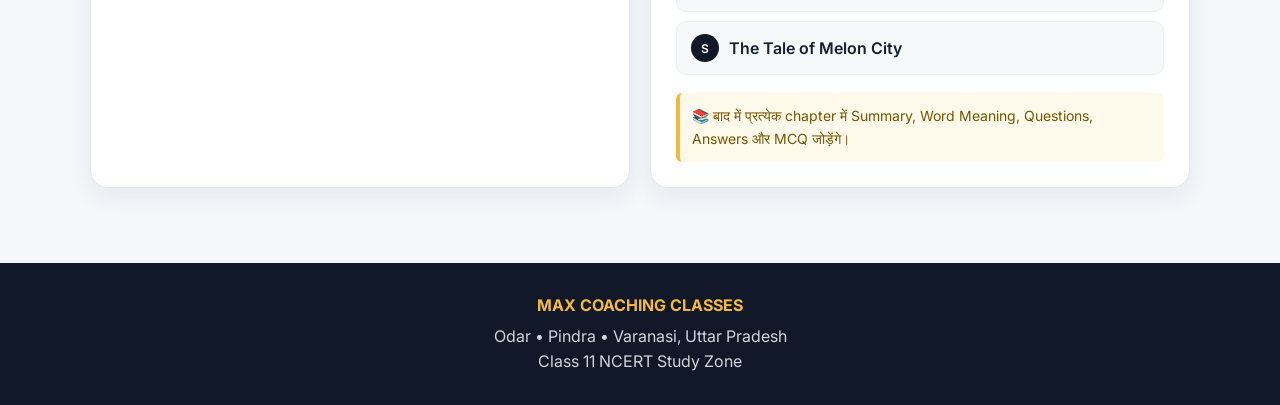
<file: class11.html>
<!DOCTYPE html><html lang="hi">
<head>
<meta charset="UTF-8">
<meta name="viewport" content="width=device-width, initial-scale=1.0">
<meta name="description" content="MAX Coaching Classes - Class 11 NCERT Study Material">
<title>Class 11 | MAX Coaching Classes</title><link rel="preconnect" href="https://fonts.googleapis.com">
<link rel="preconnect" href="https://fonts.gstatic.com" crossorigin>
<link href="https://fonts.googleapis.com/css2?family=Inter:wght@400;500;600;700;800&family=Playfair+Display:wght@600;700;800&display=swap" rel="stylesheet"><style>
*{box-sizing:border-box;margin:0;padding:0}

body{
  font-family:Inter,Arial,sans-serif;
  background:#f5f7fb;
  color:#172033;
  line-height:1.6;
}

a{text-decoration:none;color:inherit}

.container{
  width:min(1100px,92%);
  margin:auto;
}

.header{
  background:#111827;
  color:white;
  position:sticky;
  top:0;
  z-index:100;
  box-shadow:0 4px 20px rgba(0,0,0,.15);
}

.nav{
  min-height:75px;
  display:flex;
  align-items:center;
  justify-content:space-between;
  gap:20px;
}

.brand{
  display:flex;
  flex-direction:column;
  line-height:1.05;
  font-weight:700;
}

.brand-max{
  color:#f5b942;
  font-size:28px;
  font-weight:800;
}

.brand small{
  color:#9ca3af;
  font-size:10px;
  margin-top:5px;
}

.back{
  background:#f5b942;
  color:#111827;
  padding:10px 17px;
  border-radius:10px;
  font-weight:800;
}

.hero{
  padding:70px 0 55px;
  background:linear-gradient(135deg,#111827,#24324a);
  color:white;
}

.hero h1{
  font-family:"Playfair Display",serif;
  font-size:clamp(38px,7vw,65px);
  line-height:1.1;
  margin:10px 0;
}

.hero h1 span{color:#f5b942}

.hero p{
  max-width:720px;
  color:#d1d5db;
  font-size:17px;
}

.badge{
  display:inline-block;
  background:rgba(245,185,66,.14);
  border:1px solid rgba(245,185,66,.4);
  color:#f5b942;
  padding:7px 13px;
  border-radius:30px;
  font-size:13px;
  font-weight:800;
}

.subject-section{
  padding:55px 0;
}

.section-title{
  margin-bottom:25px;
}

.section-title small{
  color:#b07800;
  font-weight:800;
  letter-spacing:1.5px;
}

.section-title h2{
  font-family:"Playfair Display",serif;
  font-size:35px;
  margin-top:5px;
}

.subject-grid{
  display:grid;
  grid-template-columns:repeat(2,1fr);
  gap:20px;
}

.subject-card{
  background:white;
  border:1px solid #e5e7eb;
  border-radius:18px;
  padding:25px;
  box-shadow:0 8px 25px rgba(17,24,39,.07);
}

.subject-icon{
  font-size:35px;
}

.subject-card h3{
  font-size:24px;
  margin:8px 0 5px;
}

.subject-card p{
  color:#667085;
  margin-bottom:17px;
}

.chapter-list{
  display:flex;
  flex-direction:column;
  gap:9px;
}

.chapter{
  display:flex;
  align-items:center;
  gap:10px;
  padding:12px 14px;
  background:#f7f8fa;
  border-radius:10px;
  border:1px solid #eceef2;
  font-weight:600;
}

.chapter-number{
  min-width:28px;
  height:28px;
  display:grid;
  place-items:center;
  border-radius:50%;
  background:#111827;
  color:white;
  font-size:12px;
}

.chapter:hover{
  background:#fff8e8;
  border-color:#f5b942;
}

.future{
  margin-top:18px;
  padding:12px;
  border-left:4px solid #f5b942;
  background:#fff9eb;
  color:#765600;
  border-radius:6px;
  font-size:14px;
}

footer{
  background:#111827;
  color:#d1d5db;
  text-align:center;
  padding:30px 15px;
  margin-top:20px;
}

footer strong{
  color:#f5b942;
  display:block;
  margin-bottom:5px;
}

@media(max-width:700px){
  .subject-grid{
    grid-template-columns:1fr;
  }

  .hero{
    padding:50px 0 40px;
  }

  .subject-section{
    padding:40px 0;
  }

  .section-title h2{
    font-size:29px;
  }

  .subject-card{
    padding:19px;
  }
}
</style></head><body><header class="header">
  <div class="container nav"><a href="index.html" class="brand">
  <span class="brand-max">MAX</span>
  <span>COACHING CLASSES</span>
  <small>ODAR • VARANASI</small>
</a>

<a href="index.html" class="back">← Home</a>

  </div>
</header><section class="hero">
  <div class="container"><span class="badge">NCERT • CLASS 11</span>

<h1>
  Class 11<br>
  <span>Study Zone</span>
</h1>

<p>
  Mathematics, Physics, Chemistry, Biology, Hindi और English
  के लिए chapter-wise NCERT study material.
  बाद में हर chapter में Notes, Questions, MCQ और Test Series
  जोड़ी जा सकती है।
</p>

  </div>
</section><main class="subject-section"><div class="container"><div class="section-title">
  <small>CLASS 11 • NCERT</small>
  <h2>अपने Subject को चुनें 📚</h2>
</div><div class="subject-grid"><!-- ================= MATHEMATICS ================= --><article class="subject-card"><div class="subject-icon">📐</div>
<h3>Mathematics</h3>
<p>NCERT Class 11 Mathematics</p><div class="chapter-list"><div class="chapter"><span class="chapter-number">1</span> Sets — समुच्चय</div>
<div class="chapter"><span class="chapter-number">2</span> Relations and Functions — संबंध एवं फलन</div>
<div class="chapter"><span class="chapter-number">3</span> Trigonometric Functions — त्रिकोणमितीय फलन</div>
<div class="chapter"><span class="chapter-number">4</span> Principle of Mathematical Induction — गणितीय आगमन का सिद्धांत</div>
<div class="chapter"><span class="chapter-number">5</span> Complex Numbers and Quadratic Equations</div>
<div class="chapter"><span class="chapter-number">6</span> Linear Inequalities — रैखिक असमिकाएँ</div>
<div class="chapter"><span class="chapter-number">7</span> Permutations and Combinations</div>
<div class="chapter"><span class="chapter-number">8</span> Binomial Theorem</div>
<div class="chapter"><span class="chapter-number">9</span> Sequences and Series</div>
<div class="chapter"><span class="chapter-number">10</span> Straight Lines — सरल रेखाएँ</div>
<div class="chapter"><span class="chapter-number">11</span> Conic Sections — शंकु परिच्छेद</div>
<div class="chapter"><span class="chapter-number">12</span> Introduction to Three Dimensional Geometry</div>
<div class="chapter"><span class="chapter-number">13</span> Limits and Derivatives</div>
<div class="chapter"><span class="chapter-number">14</span> Mathematical Reasoning</div>
<div class="chapter"><span class="chapter-number">15</span> Statistics</div>
<div class="chapter"><span class="chapter-number">16</span> Probability</div></div><div class="future">
💡 बाद में हर chapter में Formula, Examples, NCERT Questions और Test जोड़ सकते हैं।
</div></article><!-- ================= PHYSICS ================= --><article class="subject-card"><div class="subject-icon">⚛️</div>
<h3>Physics</h3>
<p>NCERT Class 11 Physics</p><div class="chapter-list"><div class="chapter"><span class="chapter-number">1</span> Physical World — भौतिक जगत</div>
<div class="chapter"><span class="chapter-number">2</span> Units and Measurements</div>
<div class="chapter"><span class="chapter-number">3</span> Motion in a Straight Line</div>
<div class="chapter"><span class="chapter-number">4</span> Motion in a Plane</div>
<div class="chapter"><span class="chapter-number">5</span> Laws of Motion</div>
<div class="chapter"><span class="chapter-number">6</span> Work, Energy and Power</div>
<div class="chapter"><span class="chapter-number">7</span> System of Particles and Rotational Motion</div>
<div class="chapter"><span class="chapter-number">8</span> Gravitation</div>
<div class="chapter"><span class="chapter-number">9</span> Mechanical Properties of Solids</div>
<div class="chapter"><span class="chapter-number">10</span> Mechanical Properties of Fluids</div>
<div class="chapter"><span class="chapter-number">11</span> Thermal Properties of Matter</div>
<div class="chapter"><span class="chapter-number">12</span> Thermodynamics</div>
<div class="chapter"><span class="chapter-number">13</span> Kinetic Theory</div>
<div class="chapter"><span class="chapter-number">14</span> Oscillations</div>
<div class="chapter"><span class="chapter-number">15</span> Waves</div></div><div class="future">
💡 बाद में Derivations, Formula, Numericals और Practice Questions जोड़ेंगे।
</div></article><!-- ================= CHEMISTRY ================= --><article class="subject-card"><div class="subject-icon">🧪</div>
<h3>Chemistry</h3>
<p>NCERT Class 11 Chemistry</p><div class="chapter-list"><div class="chapter"><span class="chapter-number">1</span> Some Basic Concepts of Chemistry</div>
<div class="chapter"><span class="chapter-number">2</span> Structure of Atom</div>
<div class="chapter"><span class="chapter-number">3</span> Classification of Elements and Periodicity in Properties</div>
<div class="chapter"><span class="chapter-number">4</span> Chemical Bonding and Molecular Structure</div>
<div class="chapter"><span class="chapter-number">5</span> Thermodynamics</div>
<div class="chapter"><span class="chapter-number">6</span> Equilibrium</div>
<div class="chapter"><span class="chapter-number">7</span> Redox Reactions</div>
<div class="chapter"><span class="chapter-number">8</span> Organic Chemistry — Some Basic Principles and Techniques</div>
<div class="chapter"><span class="chapter-number">9</span> Hydrocarbons</div>
<div class="chapter"><span class="chapter-number">10</span> Environmental Chemistry</div></div><div class="future">
💡 बाद में Chemical Formula, Reactions, Numericals, Notes और MCQ जोड़ सकते हैं।
</div></article><!-- ================= BIOLOGY ================= --><article class="subject-card"><div class="subject-icon">🧬</div>
<h3>Biology</h3>
<p>NCERT Class 11 Biology</p><div class="chapter-list"><div class="chapter"><span class="chapter-number">1</span> The Living World</div>
<div class="chapter"><span class="chapter-number">2</span> Biological Classification</div>
<div class="chapter"><span class="chapter-number">3</span> Plant Kingdom</div>
<div class="chapter"><span class="chapter-number">4</span> Animal Kingdom</div>
<div class="chapter"><span class="chapter-number">5</span> Morphology of Flowering Plants</div>
<div class="chapter"><span class="chapter-number">6</span> Anatomy of Flowering Plants</div>
<div class="chapter"><span class="chapter-number">7</span> Structural Organisation in Animals</div>
<div class="chapter"><span class="chapter-number">8</span> Cell: The Unit of Life</div>
<div class="chapter"><span class="chapter-number">9</span> Biomolecules</div>
<div class="chapter"><span class="chapter-number">10</span> Cell Cycle and Cell Division</div>
<div class="chapter"><span class="chapter-number">11</span> Transport in Plants</div>
<div class="chapter"><span class="chapter-number">12</span> Mineral Nutrition</div>
<div class="chapter"><span class="chapter-number">13</span> Photosynthesis in Plants</div>
<div class="chapter"><span class="chapter-number">14</span> Respiration in Plants</div>
<div class="chapter"><span class="chapter-number">15</span> Plant Growth and Development</div>
<div class="chapter"><span class="chapter-number">16</span> Digestion and Absorption</div>
<div class="chapter"><span class="chapter-number">17</span> Breathing and Exchange of Gases</div>
<div class="chapter"><span class="chapter-number">18</span> Body Fluids and Circulation</div>
<div class="chapter"><span class="chapter-number">19</span> Excretory Products and their Elimination</div>
<div class="chapter"><span class="chapter-number">20</span> Locomotion and Movement</div>
<div class="chapter"><span class="chapter-number">21</span> Neural Control and Coordination</div>
<div class="chapter"><span class="chapter-number">22</span> Chemical Coordination and Integration</div></div><div class="future">
💡 बाद में Diagrams, Definitions, NCERT Questions और Biology MCQ जोड़ सकते हैं।
</div></article><!-- ================= HINDI ================= --><article class="subject-card"><div class="subject-icon">📖</div>
<h3>Hindi Core</h3>
<p>आरोह भाग–1 • वितान भाग–1</p><div class="chapter-list"><div class="chapter"><span class="chapter-number">1</span> नमक का दारोगा</div>
<div class="chapter"><span class="chapter-number">2</span> मियाँ नसीरुद्दीन</div>
<div class="chapter"><span class="chapter-number">3</span> अपू के साथ ढाई साल</div>
<div class="chapter"><span class="chapter-number">4</span> विदाई-संभाषण</div>
<div class="chapter"><span class="chapter-number">5</span> गलता लोहा</div>
<div class="chapter"><span class="chapter-number">6</span> स्पीति में बारिश</div>
<div class="chapter"><span class="chapter-number">7</span> रजनी</div>
<div class="chapter"><span class="chapter-number">8</span> जामुन का पेड़</div>
<div class="chapter"><span class="chapter-number">9</span> भारत माता</div></div><div class="future">
📚 कविता और वितान के chapters तथा पाठ-wise सामग्री भी आगे जोड़ी जा सकती है।
</div></article><!-- ================= ENGLISH ================= --><article class="subject-card"><div class="subject-icon">🇬🇧</div>
<h3>English Core</h3>
<p>Hornbill • Snapshots</p><div class="chapter-list"><div class="chapter"><span class="chapter-number">1</span> The Portrait of a Lady</div>
<div class="chapter"><span class="chapter-number">2</span> We're Not Afraid to Die... if We Can All Be Together</div>
<div class="chapter"><span class="chapter-number">3</span> Discovering Tut: The Saga Continues</div>
<div class="chapter"><span class="chapter-number">4</span> Landscape of the Soul</div>
<div class="chapter"><span class="chapter-number">5</span> The Ailing Planet: The Green Movement's Role</div>
<div class="chapter"><span class="chapter-number">6</span> The Browning Version</div>
<div class="chapter"><span class="chapter-number">7</span> The Adventure</div>
<div class="chapter"><span class="chapter-number">8</span> Silk Road</div><div class="chapter"><span class="chapter-number">P</span> A Photograph</div>
<div class="chapter"><span class="chapter-number">P</span> The Laburnum Top</div>
<div class="chapter"><span class="chapter-number">P</span> Childhood</div>
<div class="chapter"><span class="chapter-number">P</span> Father to Son</div><div class="chapter"><span class="chapter-number">S</span> The Summer of the Beautiful White Horse</div>
<div class="chapter"><span class="chapter-number">S</span> The Address</div>
<div class="chapter"><span class="chapter-number">S</span> Mother's Day</div>
<div class="chapter"><span class="chapter-number">S</span> Birth</div>
<div class="chapter"><span class="chapter-number">S</span> The Tale of Melon City</div></div><div class="future">
📚 बाद में प्रत्येक chapter में Summary, Word Meaning, Questions, Answers और MCQ जोड़ेंगे।
</div></article></div>
</div>
</main><footer>
  <strong>MAX COACHING CLASSES</strong>
  <span>Odar • Pindra • Varanasi, Uttar Pradesh</span>
  <br>
  <span>Class 11 NCERT Study Zone</span>
</footer></body>
  </html>
</file>
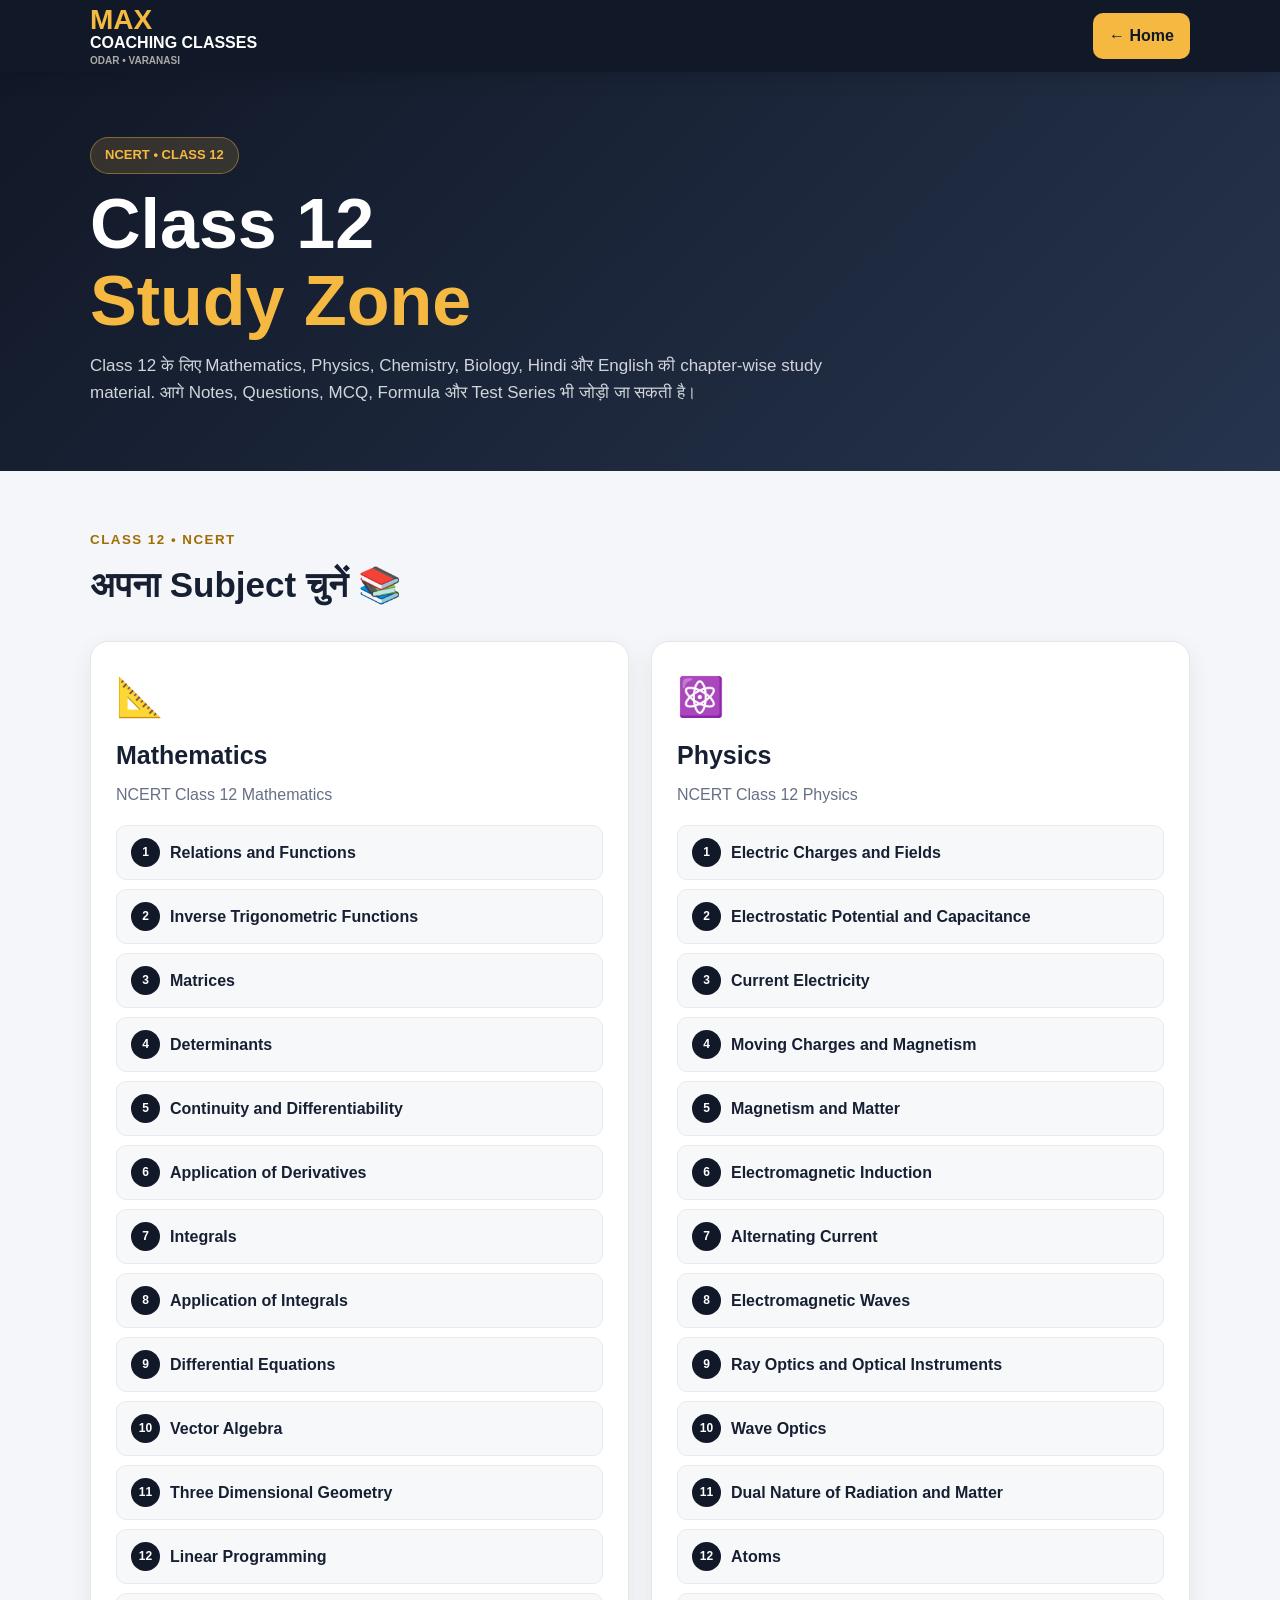
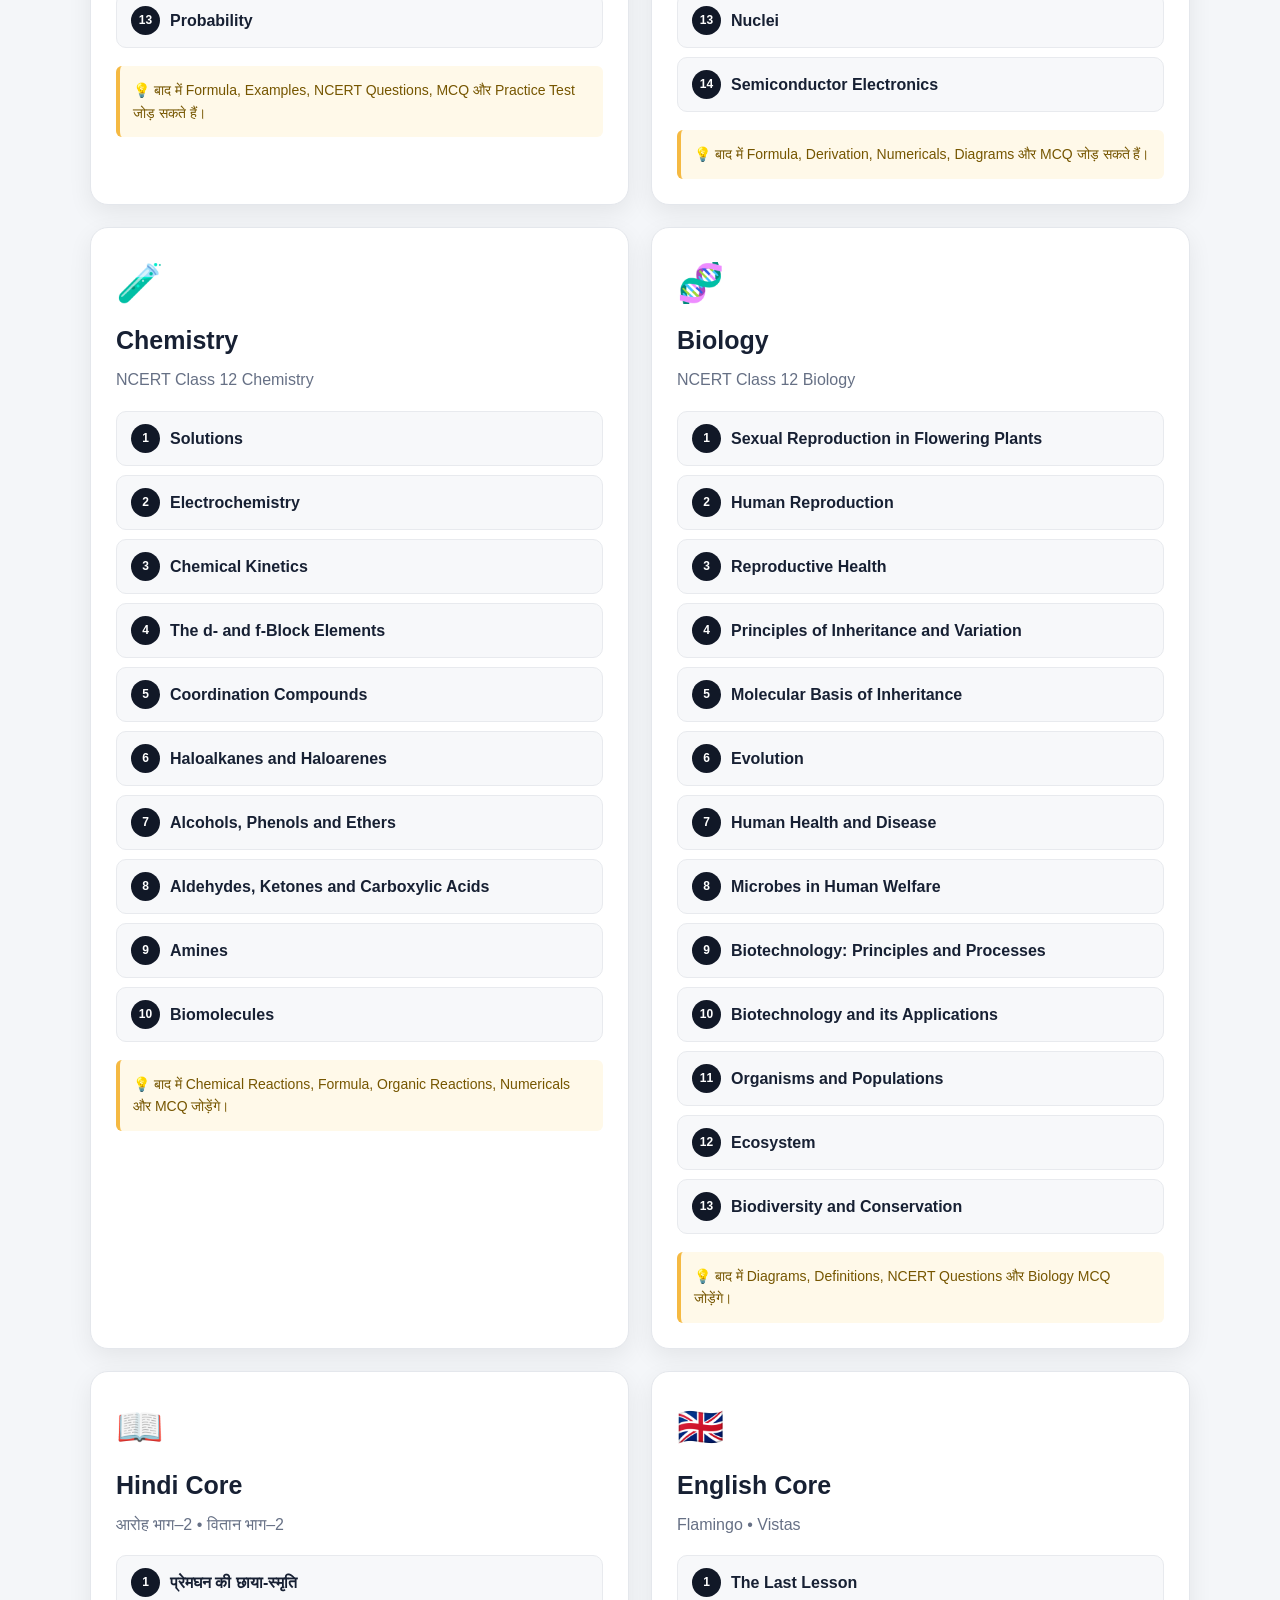
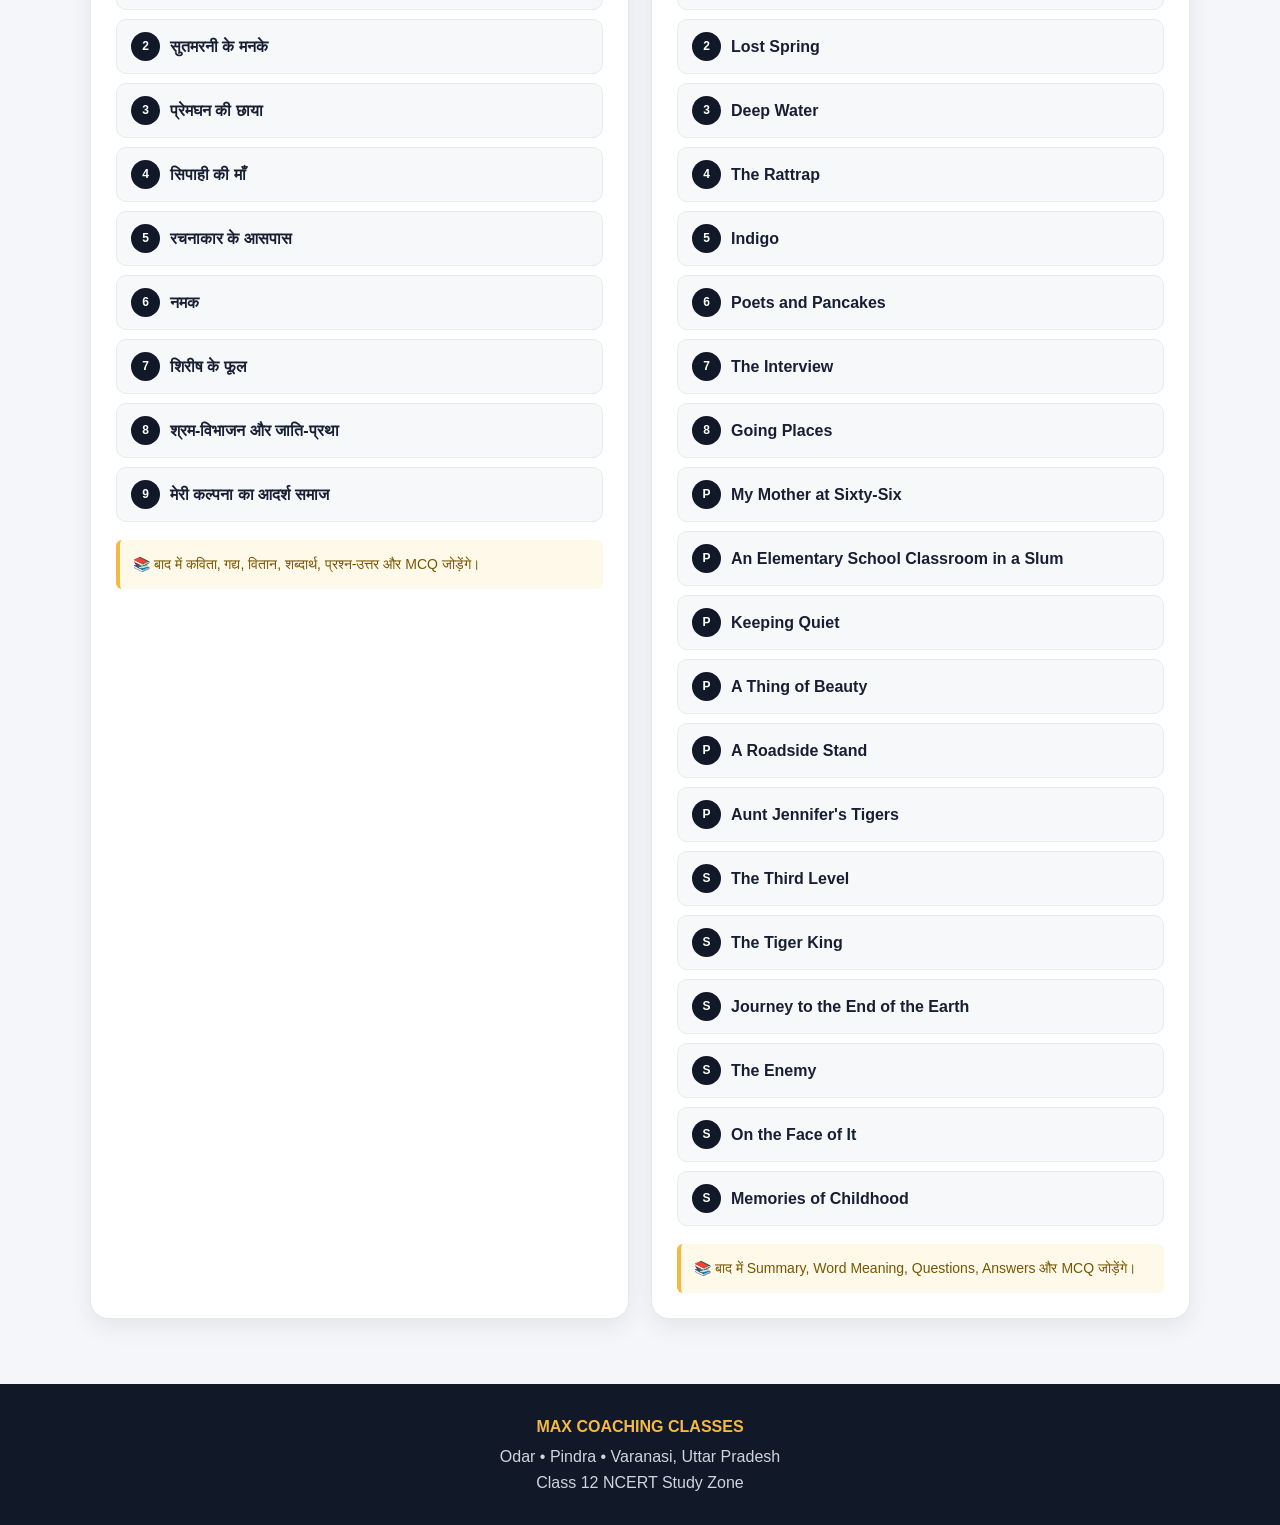
<file: class12.html>
<!DOCTYPE html>
<html lang="hi">
<head>

  <meta charset="UTF-8">
  <meta name="viewport" content="width=device-width, initial-scale=1.0">

  <meta name="description"
    content="MAX Coaching Classes - Class 12 NCERT Study Material">

  <title>Class 12 Study | MAX Coaching Classes</title>

  <style>

    *{
      box-sizing:border-box;
      margin:0;
      padding:0;
    }

    html{
      scroll-behavior:smooth;
    }

    body{
      font-family:Arial, sans-serif;
      background:#f4f6f9;
      color:#172033;
      line-height:1.6;
    }

    a{
      text-decoration:none;
      color:inherit;
    }

    .container{
      width:min(1100px,92%);
      margin:auto;
    }

    /* HEADER */

    header{
      background:#111827;
      color:white;
      position:sticky;
      top:0;
      z-index:1000;
      box-shadow:0 4px 20px rgba(0,0,0,.15);
    }

    .nav{
      min-height:72px;
      display:flex;
      align-items:center;
      justify-content:space-between;
      gap:15px;
    }

    .brand{
      display:flex;
      flex-direction:column;
      line-height:1.05;
      font-weight:bold;
    }

    .brand-max{
      font-size:28px;
      color:#f5b942;
      font-weight:900;
    }

    .brand small{
      color:#aaa;
      font-size:10px;
      margin-top:5px;
    }

    .home-btn{
      background:#f5b942;
      color:#111827;
      padding:10px 16px;
      border-radius:10px;
      font-weight:bold;
    }

    /* HERO */

    .hero{
      background:linear-gradient(135deg,#111827,#26344d);
      color:white;
      padding:65px 0;
    }

    .badge{
      display:inline-block;
      padding:7px 14px;
      border-radius:30px;
      background:rgba(245,185,66,.15);
      border:1px solid rgba(245,185,66,.4);
      color:#f5b942;
      font-size:13px;
      font-weight:bold;
    }

    .hero h1{
      font-size:clamp(40px,8vw,70px);
      line-height:1.1;
      margin:12px 0;
    }

    .hero h1 span{
      color:#f5b942;
    }

    .hero p{
      max-width:750px;
      color:#d1d5db;
      font-size:17px;
    }

    /* SUBJECT AREA */

    .study{
      padding:55px 0;
    }

    .heading{
      margin-bottom:28px;
    }

    .heading small{
      color:#a06d00;
      font-weight:800;
      letter-spacing:1.5px;
    }

    .heading h2{
      font-size:35px;
      margin-top:5px;
    }

    .subject-grid{
      display:grid;
      grid-template-columns:repeat(2,1fr);
      gap:22px;
    }

    .subject-card{
      background:white;
      border:1px solid #e4e7ec;
      border-radius:18px;
      padding:25px;
      box-shadow:0 8px 25px rgba(0,0,0,.07);
    }

    .subject-icon{
      font-size:38px;
    }

    .subject-card h3{
      font-size:25px;
      margin:7px 0;
    }

    .subject-card > p{
      color:#667085;
      margin-bottom:18px;
    }

    /* CHAPTER */

    .chapter-list{
      display:flex;
      flex-direction:column;
      gap:9px;
    }

    .chapter{
      display:flex;
      align-items:center;
      gap:10px;
      background:#f7f8fa;
      border:1px solid #e8eaee;
      padding:12px 14px;
      border-radius:10px;
      font-weight:600;
    }

    .chapter:hover{
      background:#fff8e8;
      border-color:#f5b942;
    }

    .number{
      width:29px;
      height:29px;
      min-width:29px;
      border-radius:50%;
      display:grid;
      place-items:center;
      background:#111827;
      color:white;
      font-size:12px;
      font-weight:bold;
    }

    .future{
      margin-top:18px;
      padding:13px;
      background:#fff9e9;
      border-left:4px solid #f5b942;
      color:#765600;
      border-radius:6px;
      font-size:14px;
    }

    /* FOOTER */

    footer{
      background:#111827;
      color:#d1d5db;
      text-align:center;
      padding:30px 15px;
      margin-top:10px;
    }

    footer strong{
      display:block;
      color:#f5b942;
      margin-bottom:5px;
    }

    /* MOBILE */

    @media(max-width:700px){

      .subject-grid{
        grid-template-columns:1fr;
      }

      .hero{
        padding:48px 0;
      }

      .study{
        padding:40px 0;
      }

      .heading h2{
        font-size:29px;
      }

      .subject-card{
        padding:19px;
      }

      .chapter{
        font-size:14px;
      }

    }

  </style>

</head>


<body>


<!-- ================= HEADER ================= -->

<header>

  <div class="container nav">

    <a href="index.html" class="brand">

      <span class="brand-max">
        MAX
      </span>

      <span>
        COACHING CLASSES
      </span>

      <small>
        ODAR • VARANASI
      </small>

    </a>


    <a href="index.html" class="home-btn">
      ← Home
    </a>

  </div>

</header>



<!-- ================= HERO ================= -->

<section class="hero">

  <div class="container">

    <span class="badge">
      NCERT • CLASS 12
    </span>

    <h1>
      Class 12<br>
      <span>Study Zone</span>
    </h1>

    <p>
      Class 12 के लिए Mathematics, Physics, Chemistry,
      Biology, Hindi और English की chapter-wise
      study material. आगे Notes, Questions, MCQ,
      Formula और Test Series भी जोड़ी जा सकती है।
    </p>

  </div>

</section>



<!-- ================= STUDY ================= -->

<main class="study">

<div class="container">

  <div class="heading">

    <small>
      CLASS 12 • NCERT
    </small>

    <h2>
      अपना Subject चुनें 📚
    </h2>

  </div>


  <div class="subject-grid">



<!-- ================= MATHEMATICS ================= -->

<article class="subject-card">

  <div class="subject-icon">
    📐
  </div>

  <h3>
    Mathematics
  </h3>

  <p>
    NCERT Class 12 Mathematics
  </p>


  <div class="chapter-list">

    <div class="chapter">
      <span class="number">1</span>
      Relations and Functions
    </div>

    <div class="chapter">
      <span class="number">2</span>
      Inverse Trigonometric Functions
    </div>

    <div class="chapter">
      <span class="number">3</span>
      Matrices
    </div>

    <div class="chapter">
      <span class="number">4</span>
      Determinants
    </div>

    <div class="chapter">
      <span class="number">5</span>
      Continuity and Differentiability
    </div>

    <div class="chapter">
      <span class="number">6</span>
      Application of Derivatives
    </div>

    <div class="chapter">
      <span class="number">7</span>
      Integrals
    </div>

    <div class="chapter">
      <span class="number">8</span>
      Application of Integrals
    </div>

    <div class="chapter">
      <span class="number">9</span>
      Differential Equations
    </div>

    <div class="chapter">
      <span class="number">10</span>
      Vector Algebra
    </div>

    <div class="chapter">
      <span class="number">11</span>
      Three Dimensional Geometry
    </div>

    <div class="chapter">
      <span class="number">12</span>
      Linear Programming
    </div>

    <div class="chapter">
      <span class="number">13</span>
      Probability
    </div>

  </div>


  <div class="future">
    💡 बाद में Formula, Examples, NCERT Questions,
    MCQ और Practice Test जोड़ सकते हैं।
  </div>

</article>



<!-- ================= PHYSICS ================= -->

<article class="subject-card">

  <div class="subject-icon">
    ⚛️
  </div>

  <h3>
    Physics
  </h3>

  <p>
    NCERT Class 12 Physics
  </p>


  <div class="chapter-list">

    <div class="chapter">
      <span class="number">1</span>
      Electric Charges and Fields
    </div>

    <div class="chapter">
      <span class="number">2</span>
      Electrostatic Potential and Capacitance
    </div>

    <div class="chapter">
      <span class="number">3</span>
      Current Electricity
    </div>

    <div class="chapter">
      <span class="number">4</span>
      Moving Charges and Magnetism
    </div>

    <div class="chapter">
      <span class="number">5</span>
      Magnetism and Matter
    </div>

    <div class="chapter">
      <span class="number">6</span>
      Electromagnetic Induction
    </div>

    <div class="chapter">
      <span class="number">7</span>
      Alternating Current
    </div>

    <div class="chapter">
      <span class="number">8</span>
      Electromagnetic Waves
    </div>

    <div class="chapter">
      <span class="number">9</span>
      Ray Optics and Optical Instruments
    </div>

    <div class="chapter">
      <span class="number">10</span>
      Wave Optics
    </div>

    <div class="chapter">
      <span class="number">11</span>
      Dual Nature of Radiation and Matter
    </div>

    <div class="chapter">
      <span class="number">12</span>
      Atoms
    </div>

    <div class="chapter">
      <span class="number">13</span>
      Nuclei
    </div>

    <div class="chapter">
      <span class="number">14</span>
      Semiconductor Electronics
    </div>

  </div>


  <div class="future">
    💡 बाद में Formula, Derivation, Numericals,
    Diagrams और MCQ जोड़ सकते हैं।
  </div>

</article>



<!-- ================= CHEMISTRY ================= -->

<article class="subject-card">

  <div class="subject-icon">
    🧪
  </div>

  <h3>
    Chemistry
  </h3>

  <p>
    NCERT Class 12 Chemistry
  </p>


  <div class="chapter-list">

    <div class="chapter">
      <span class="number">1</span>
      Solutions
    </div>

    <div class="chapter">
      <span class="number">2</span>
      Electrochemistry
    </div>

    <div class="chapter">
      <span class="number">3</span>
      Chemical Kinetics
    </div>

    <div class="chapter">
      <span class="number">4</span>
      The d- and f-Block Elements
    </div>

    <div class="chapter">
      <span class="number">5</span>
      Coordination Compounds
    </div>

    <div class="chapter">
      <span class="number">6</span>
      Haloalkanes and Haloarenes
    </div>

    <div class="chapter">
      <span class="number">7</span>
      Alcohols, Phenols and Ethers
    </div>

    <div class="chapter">
      <span class="number">8</span>
      Aldehydes, Ketones and Carboxylic Acids
    </div>

    <div class="chapter">
      <span class="number">9</span>
      Amines
    </div>

    <div class="chapter">
      <span class="number">10</span>
      Biomolecules
    </div>

  </div>


  <div class="future">
    💡 बाद में Chemical Reactions, Formula,
    Organic Reactions, Numericals और MCQ जोड़ेंगे।
  </div>

</article>



<!-- ================= BIOLOGY ================= -->

<article class="subject-card">

  <div class="subject-icon">
    🧬
  </div>

  <h3>
    Biology
  </h3>

  <p>
    NCERT Class 12 Biology
  </p>


  <div class="chapter-list">

    <div class="chapter">
      <span class="number">1</span>
      Sexual Reproduction in Flowering Plants
    </div>

    <div class="chapter">
      <span class="number">2</span>
      Human Reproduction
    </div>

    <div class="chapter">
      <span class="number">3</span>
      Reproductive Health
    </div>

    <div class="chapter">
      <span class="number">4</span>
      Principles of Inheritance and Variation
    </div>

    <div class="chapter">
      <span class="number">5</span>
      Molecular Basis of Inheritance
    </div>

    <div class="chapter">
      <span class="number">6</span>
      Evolution
    </div>

    <div class="chapter">
      <span class="number">7</span>
      Human Health and Disease
    </div>

    <div class="chapter">
      <span class="number">8</span>
      Microbes in Human Welfare
    </div>

    <div class="chapter">
      <span class="number">9</span>
      Biotechnology: Principles and Processes
    </div>

    <div class="chapter">
      <span class="number">10</span>
      Biotechnology and its Applications
    </div>

    <div class="chapter">
      <span class="number">11</span>
      Organisms and Populations
    </div>

    <div class="chapter">
      <span class="number">12</span>
      Ecosystem
    </div>

    <div class="chapter">
      <span class="number">13</span>
      Biodiversity and Conservation
    </div>

  </div>


  <div class="future">
    💡 बाद में Diagrams, Definitions,
    NCERT Questions और Biology MCQ जोड़ेंगे।
  </div>

</article>



<!-- ================= HINDI ================= -->

<article class="subject-card">

  <div class="subject-icon">
    📖
  </div>

  <h3>
    Hindi Core
  </h3>

  <p>
    आरोह भाग–2 • वितान भाग–2
  </p>


  <div class="chapter-list">

    <div class="chapter">
      <span class="number">1</span>
      प्रेमघन की छाया-स्मृति
    </div>

    <div class="chapter">
      <span class="number">2</span>
      सुतमरनी के मनके
    </div>

    <div class="chapter">
      <span class="number">3</span>
      प्रेमघन की छाया
    </div>

    <div class="chapter">
      <span class="number">4</span>
      सिपाही की माँ
    </div>

    <div class="chapter">
      <span class="number">5</span>
      रचनाकार के आसपास
    </div>

    <div class="chapter">
      <span class="number">6</span>
      नमक
    </div>

    <div class="chapter">
      <span class="number">7</span>
      शिरीष के फूल
    </div>

    <div class="chapter">
      <span class="number">8</span>
      श्रम-विभाजन और जाति-प्रथा
    </div>

    <div class="chapter">
      <span class="number">9</span>
      मेरी कल्पना का आदर्श समाज
    </div>

  </div>


  <div class="future">
    📚 बाद में कविता, गद्य, वितान,
    शब्दार्थ, प्रश्न-उत्तर और MCQ जोड़ेंगे।
  </div>

</article>



<!-- ================= ENGLISH ================= -->

<article class="subject-card">

  <div class="subject-icon">
    🇬🇧
  </div>

  <h3>
    English Core
  </h3>

  <p>
    Flamingo • Vistas
  </p>


  <div class="chapter-list">

    <div class="chapter">
      <span class="number">1</span>
      The Last Lesson
    </div>

    <div class="chapter">
      <span class="number">2</span>
      Lost Spring
    </div>

    <div class="chapter">
      <span class="number">3</span>
      Deep Water
    </div>

    <div class="chapter">
      <span class="number">4</span>
      The Rattrap
    </div>

    <div class="chapter">
      <span class="number">5</span>
      Indigo
    </div>

    <div class="chapter">
      <span class="number">6</span>
      Poets and Pancakes
    </div>

    <div class="chapter">
      <span class="number">7</span>
      The Interview
    </div>

    <div class="chapter">
      <span class="number">8</span>
      Going Places
    </div>

    <div class="chapter">
      <span class="number">P</span>
      My Mother at Sixty-Six
    </div>

    <div class="chapter">
      <span class="number">P</span>
      An Elementary School Classroom in a Slum
    </div>

    <div class="chapter">
      <span class="number">P</span>
      Keeping Quiet
    </div>

    <div class="chapter">
      <span class="number">P</span>
      A Thing of Beauty
    </div>

    <div class="chapter">
      <span class="number">P</span>
      A Roadside Stand
    </div>

    <div class="chapter">
      <span class="number">P</span>
      Aunt Jennifer's Tigers
    </div>

    <div class="chapter">
      <span class="number">S</span>
      The Third Level
    </div>

    <div class="chapter">
      <span class="number">S</span>
      The Tiger King
    </div>

    <div class="chapter">
      <span class="number">S</span>
      Journey to the End of the Earth
    </div>

    <div class="chapter">
      <span class="number">S</span>
      The Enemy
    </div>

    <div class="chapter">
      <span class="number">S</span>
      On the Face of It
    </div>

    <div class="chapter">
      <span class="number">S</span>
      Memories of Childhood
    </div>

  </div>


  <div class="future">
    📚 बाद में Summary, Word Meaning,
    Questions, Answers और MCQ जोड़ेंगे।
  </div>

</article>


  </div>

</div>

</main>



<!-- ================= FOOTER ================= -->

<footer>

  <strong>
    MAX COACHING CLASSES
  </strong>

  <span>
    Odar • Pindra • Varanasi, Uttar Pradesh
  </span>

  <br>

  <span>
    Class 12 NCERT Study Zone
  </span>

</footer>


</body>
</html>
</file>
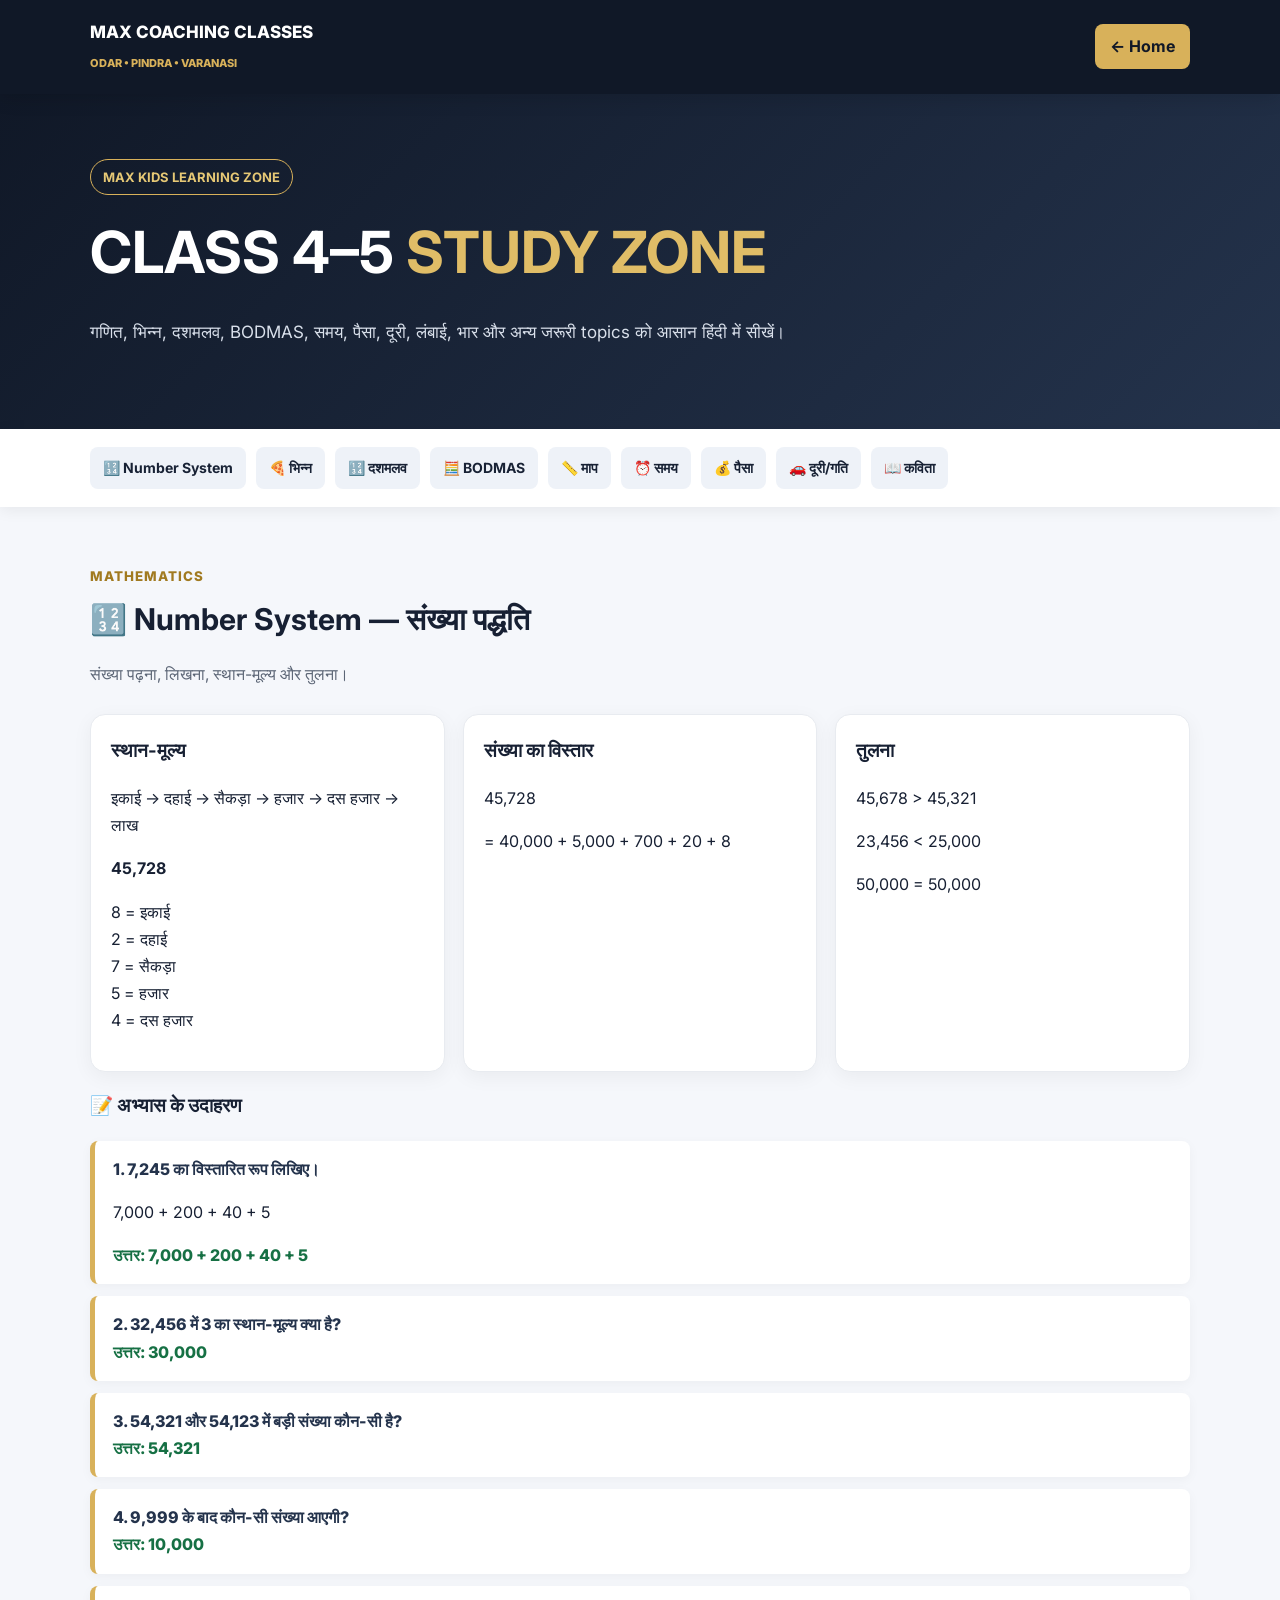
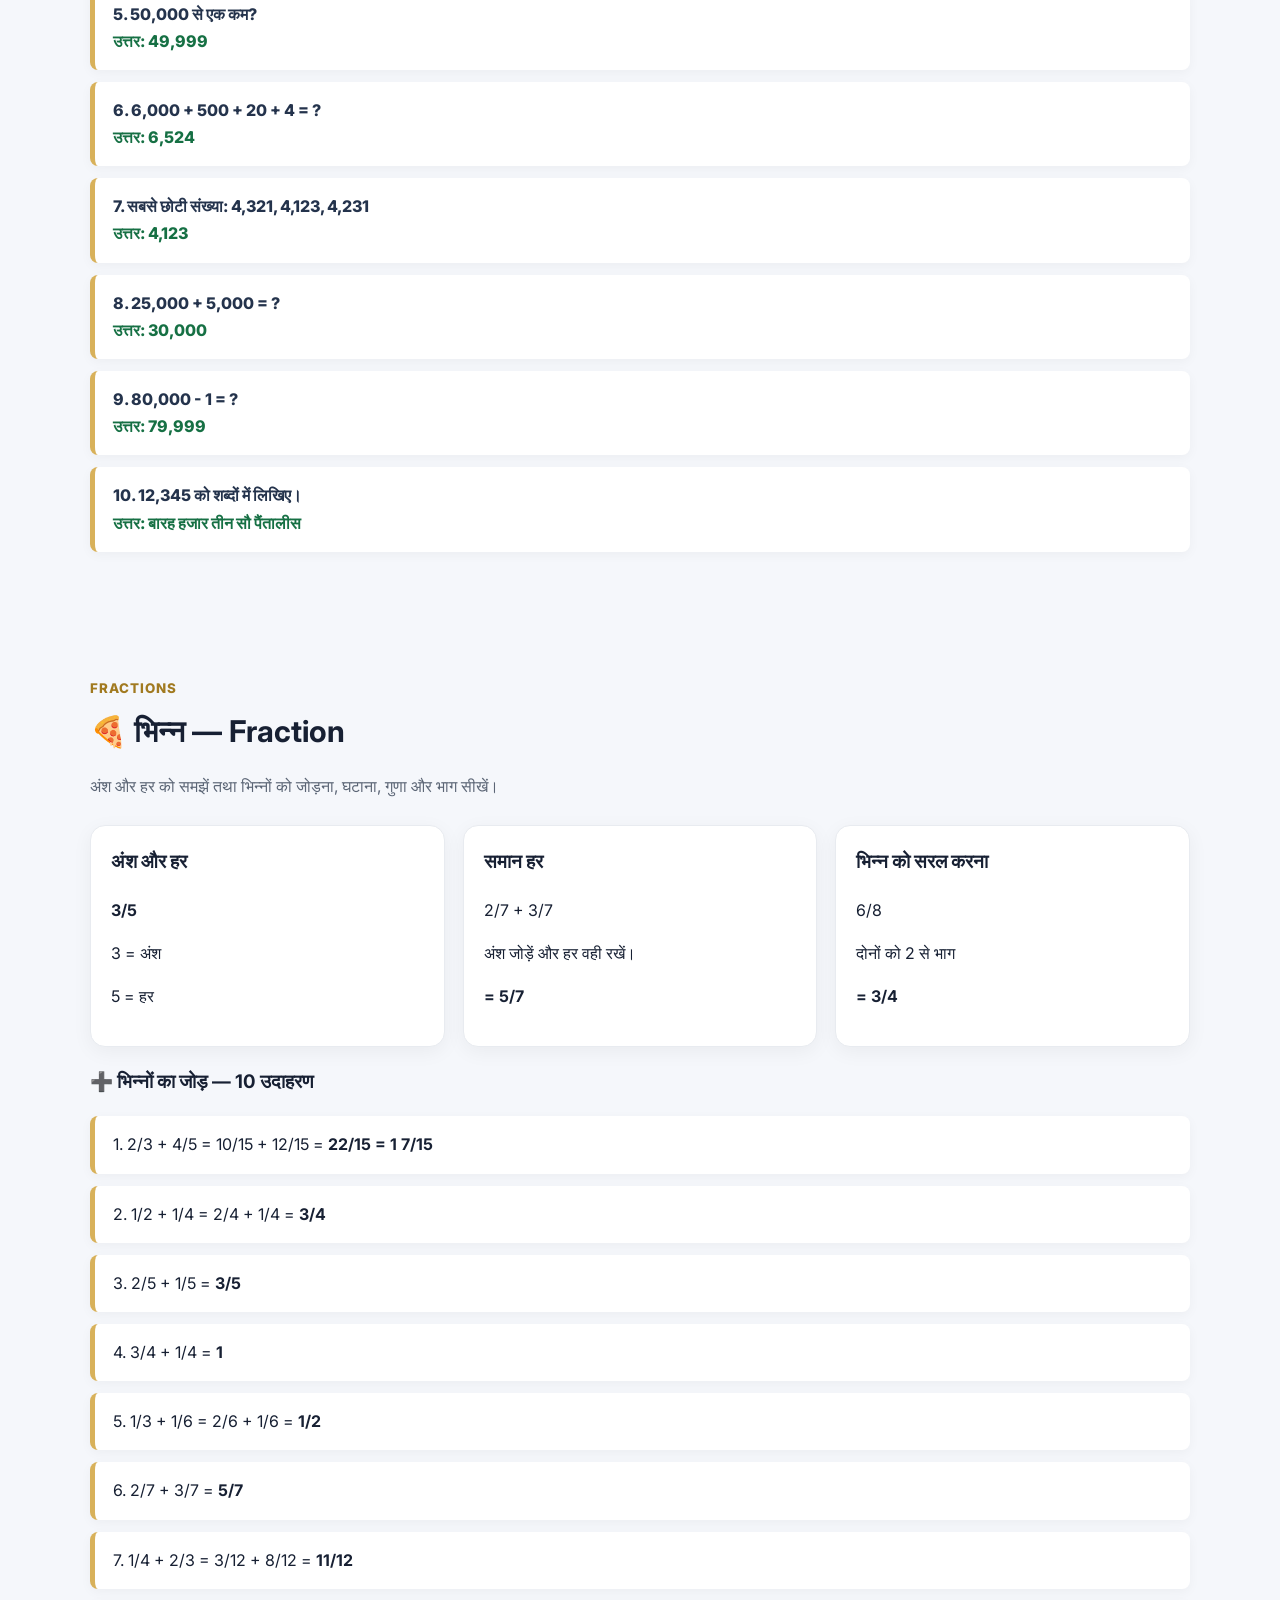
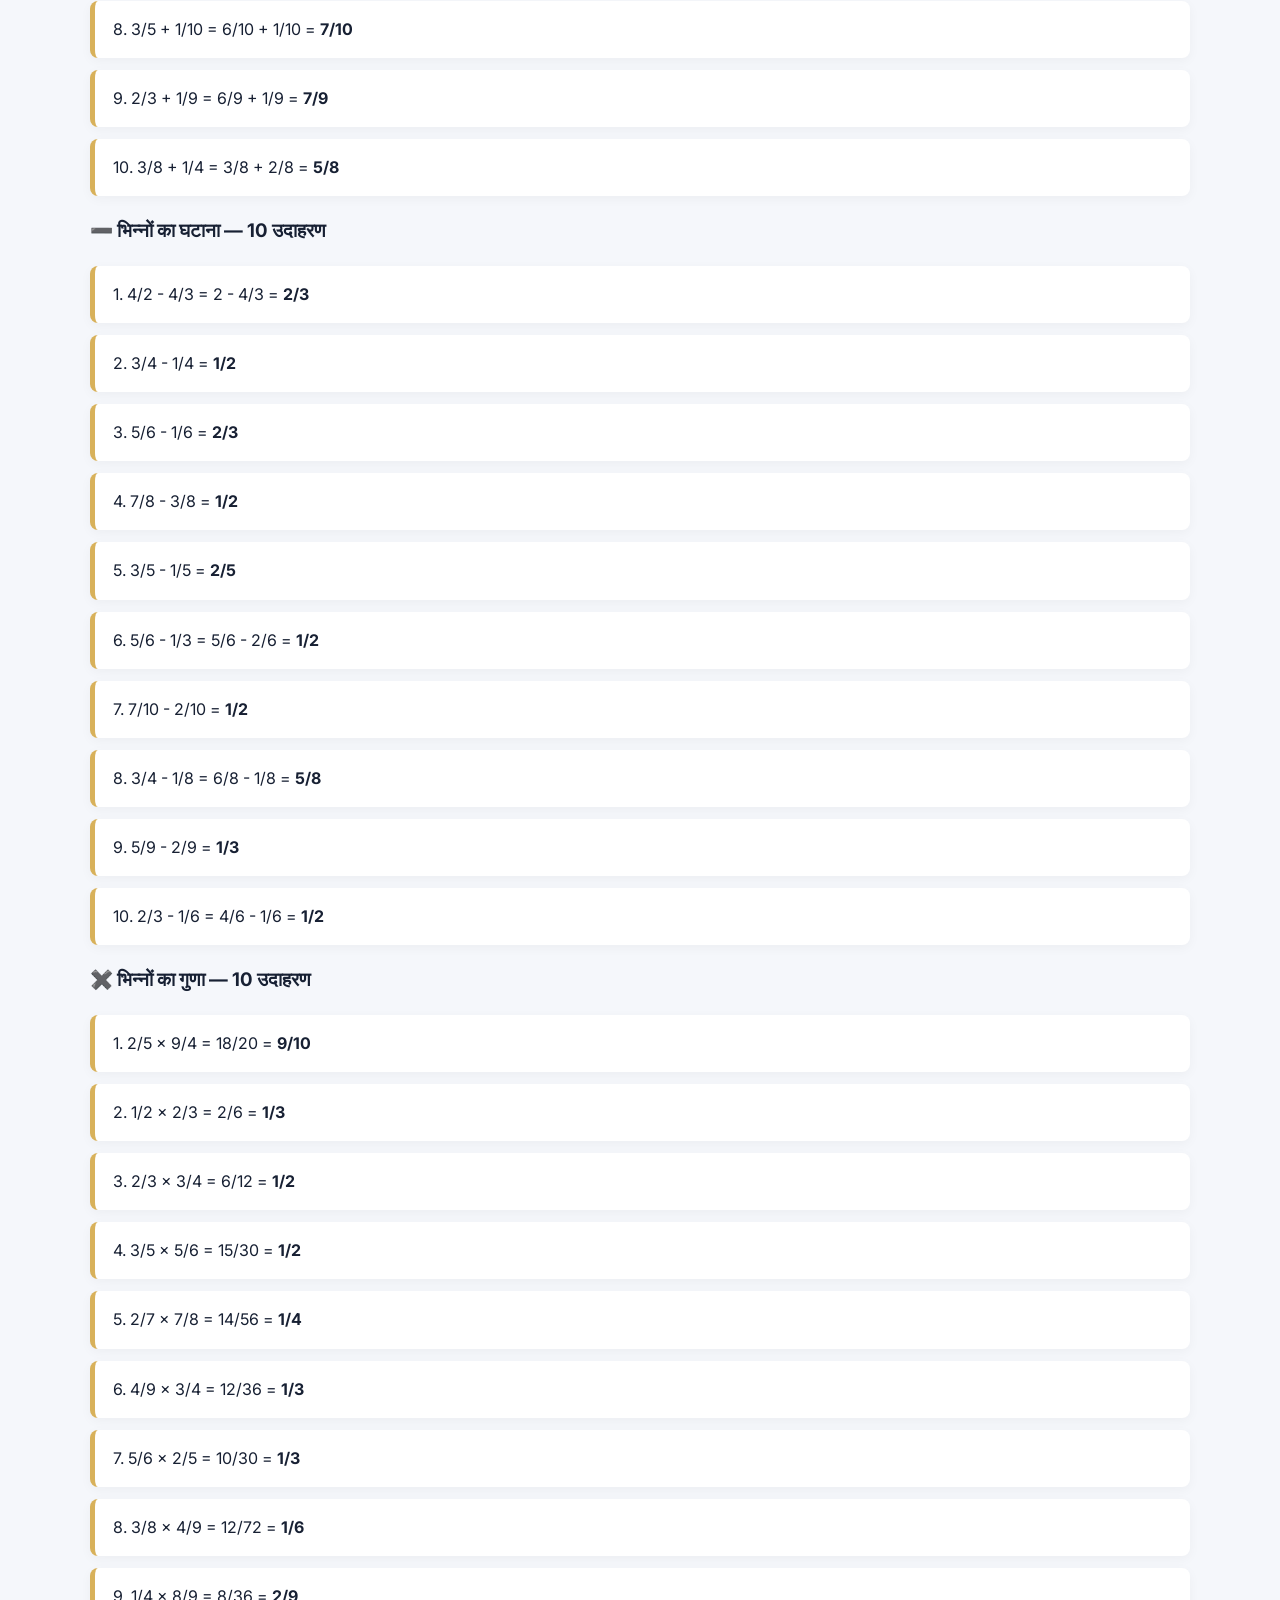
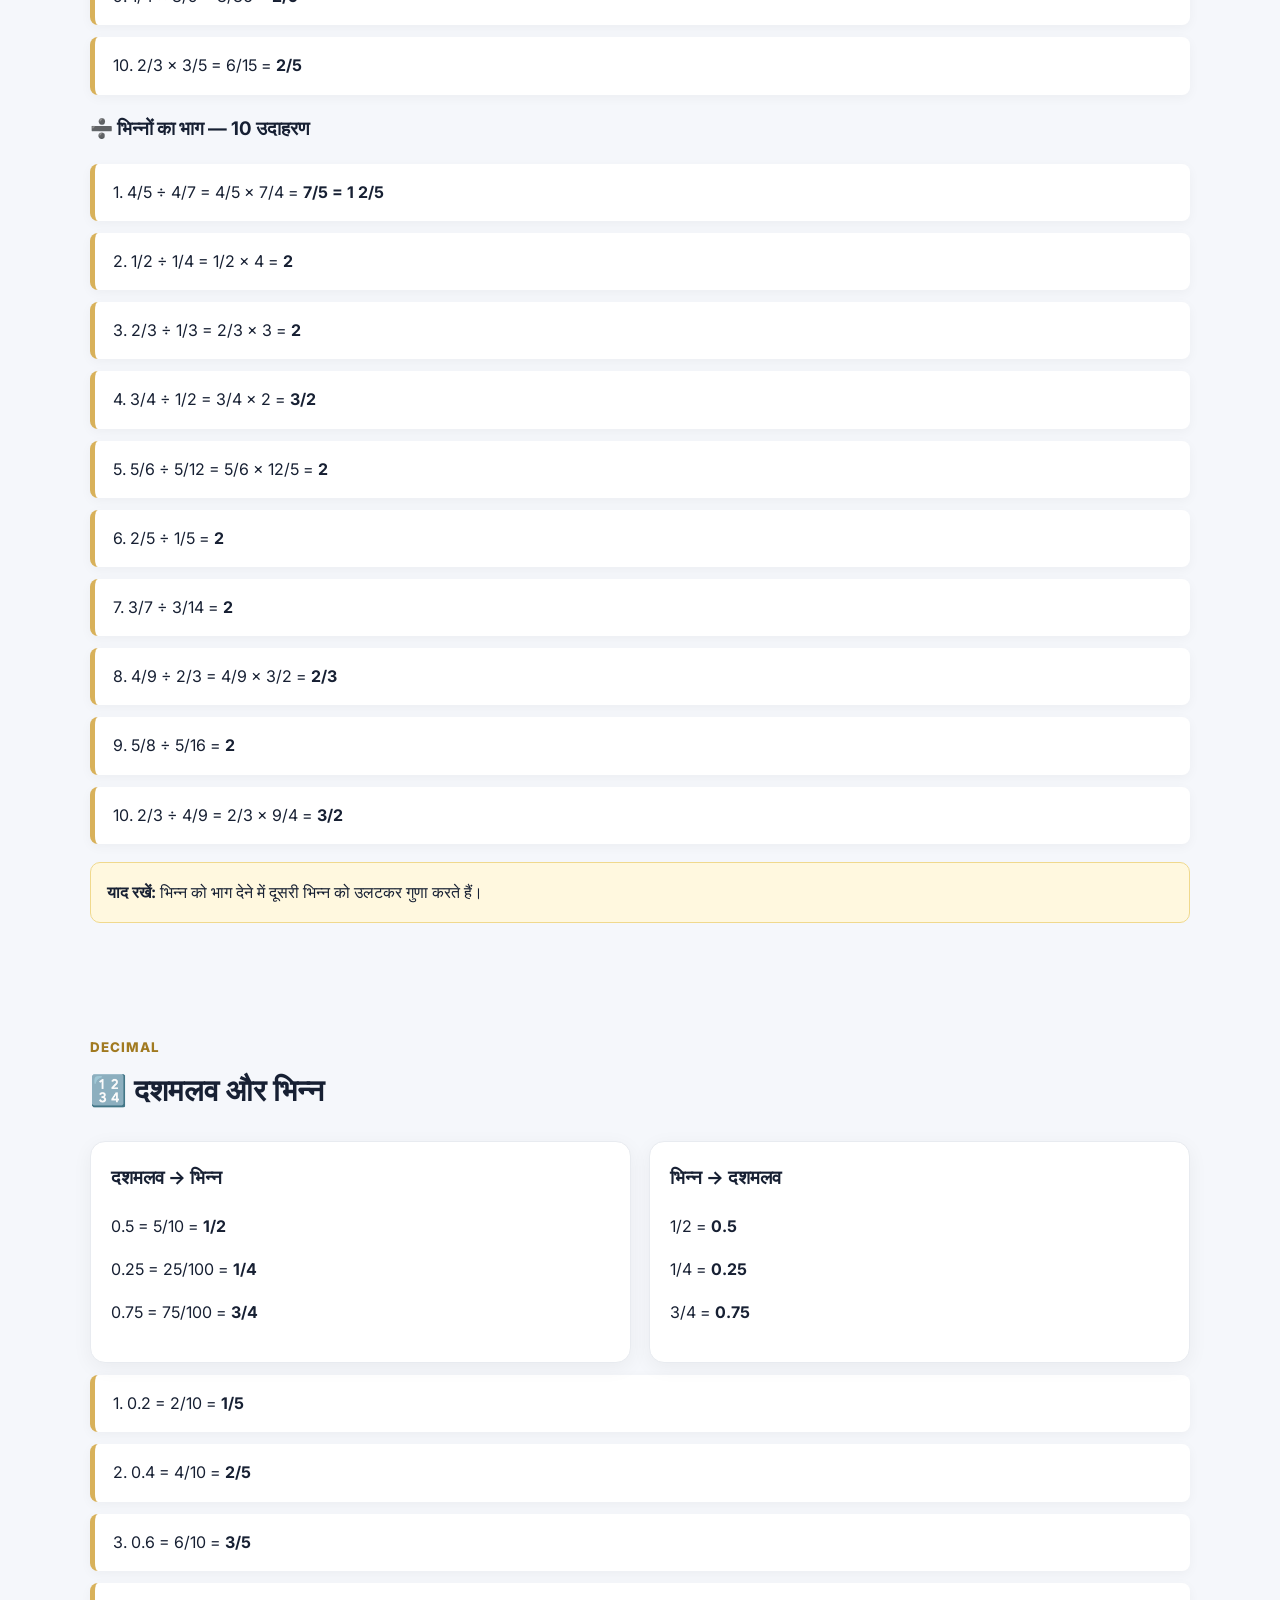
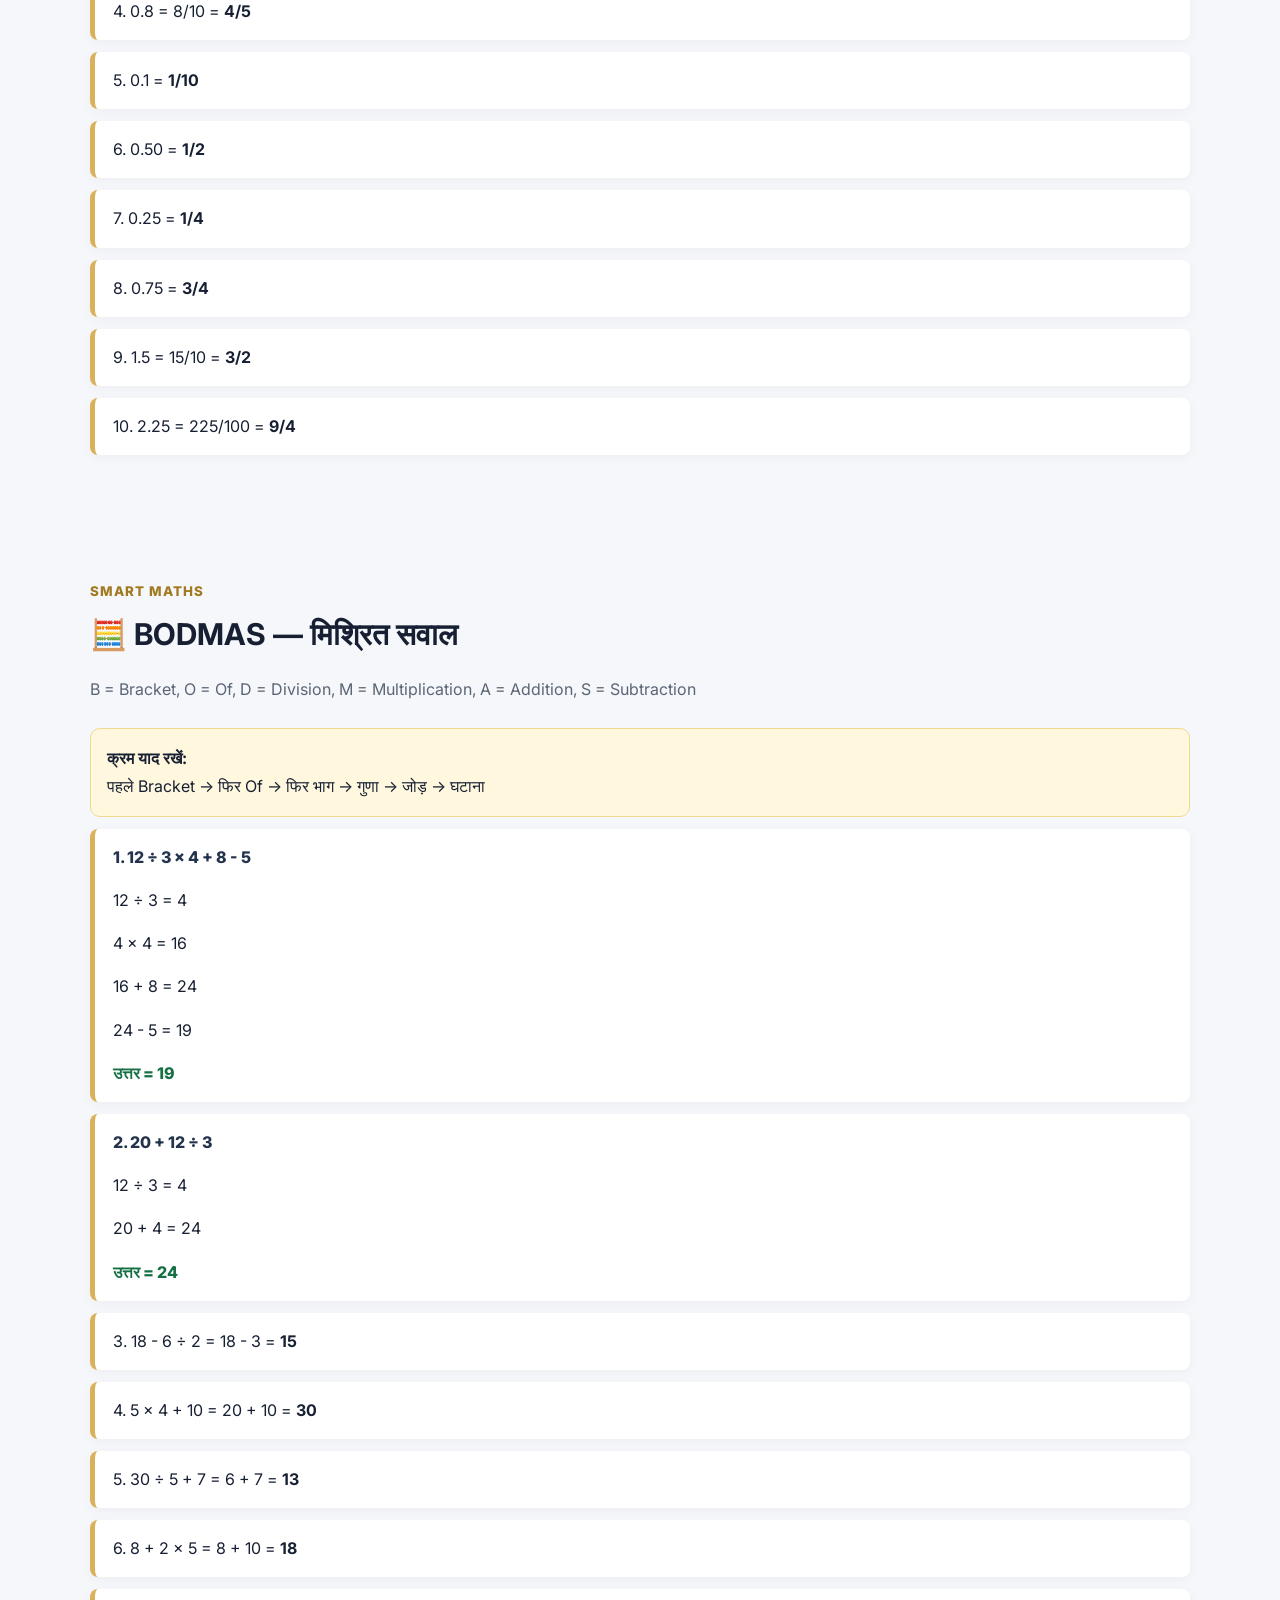
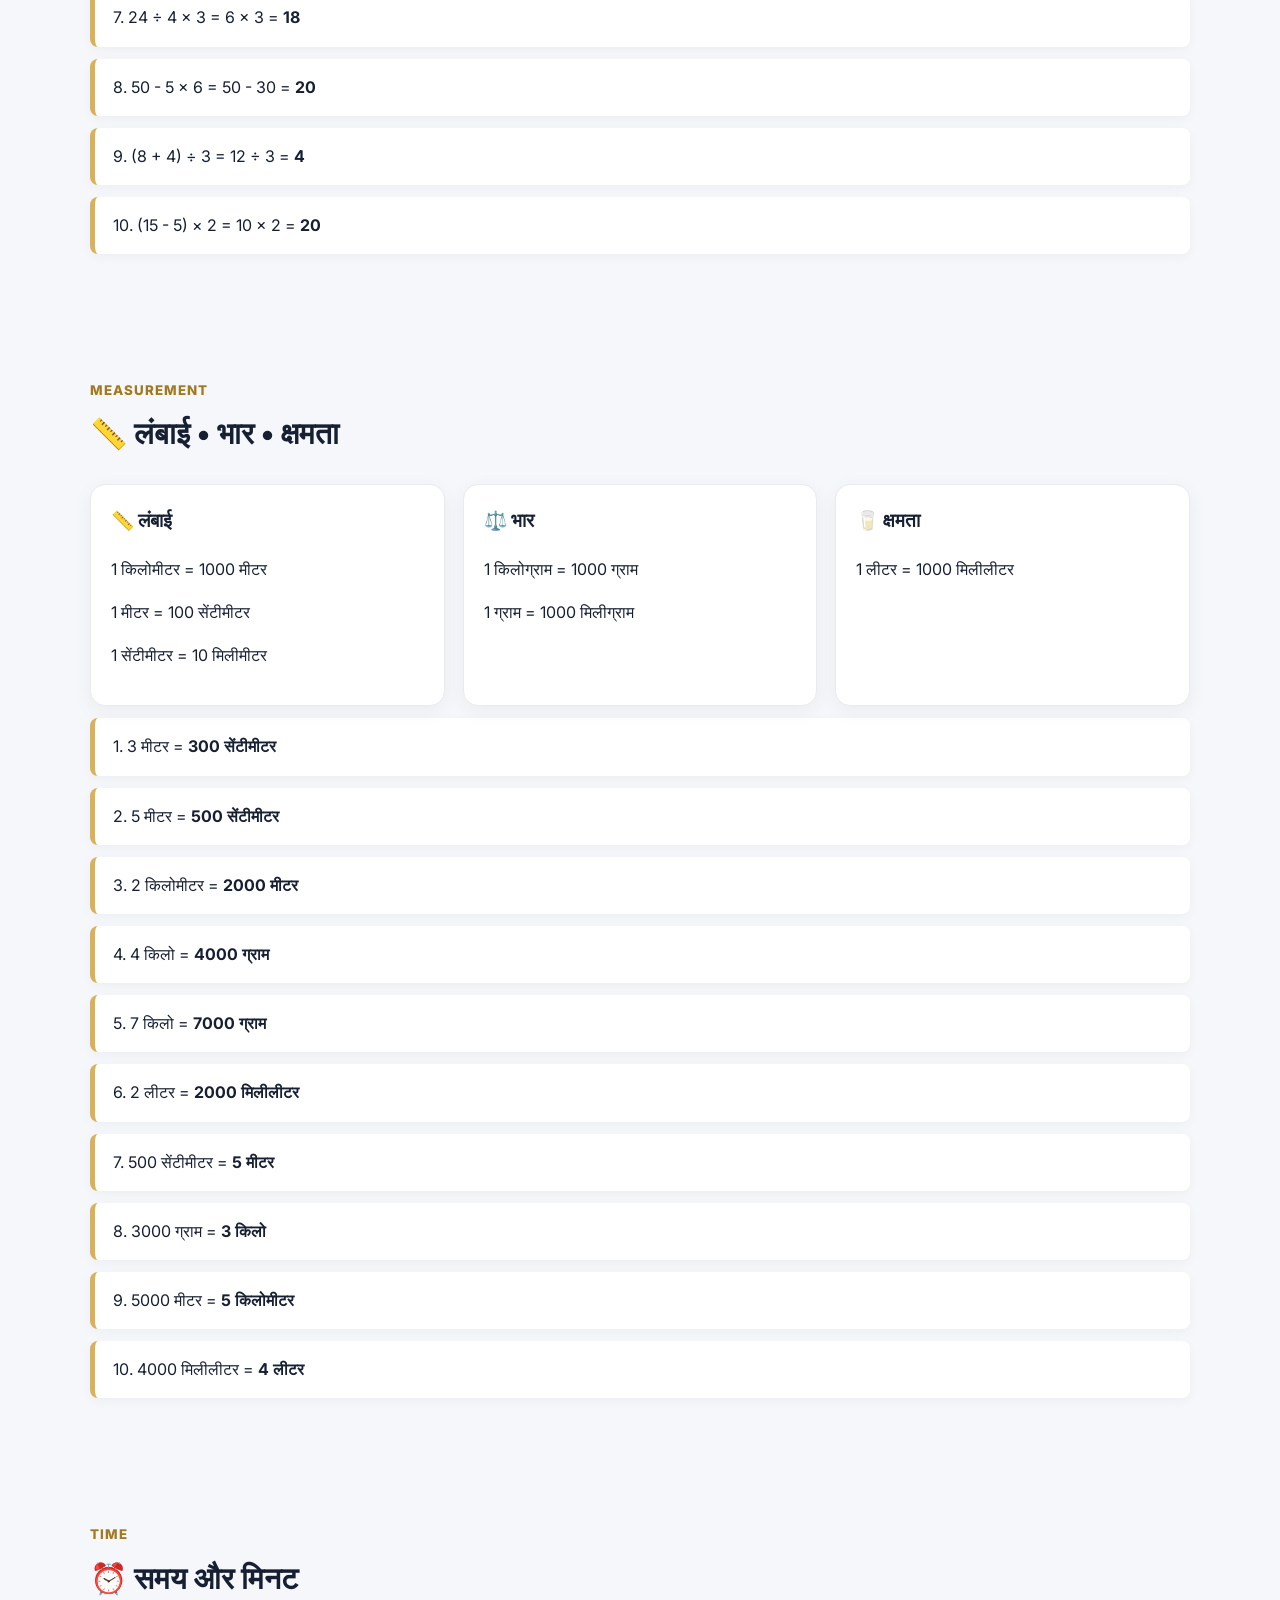
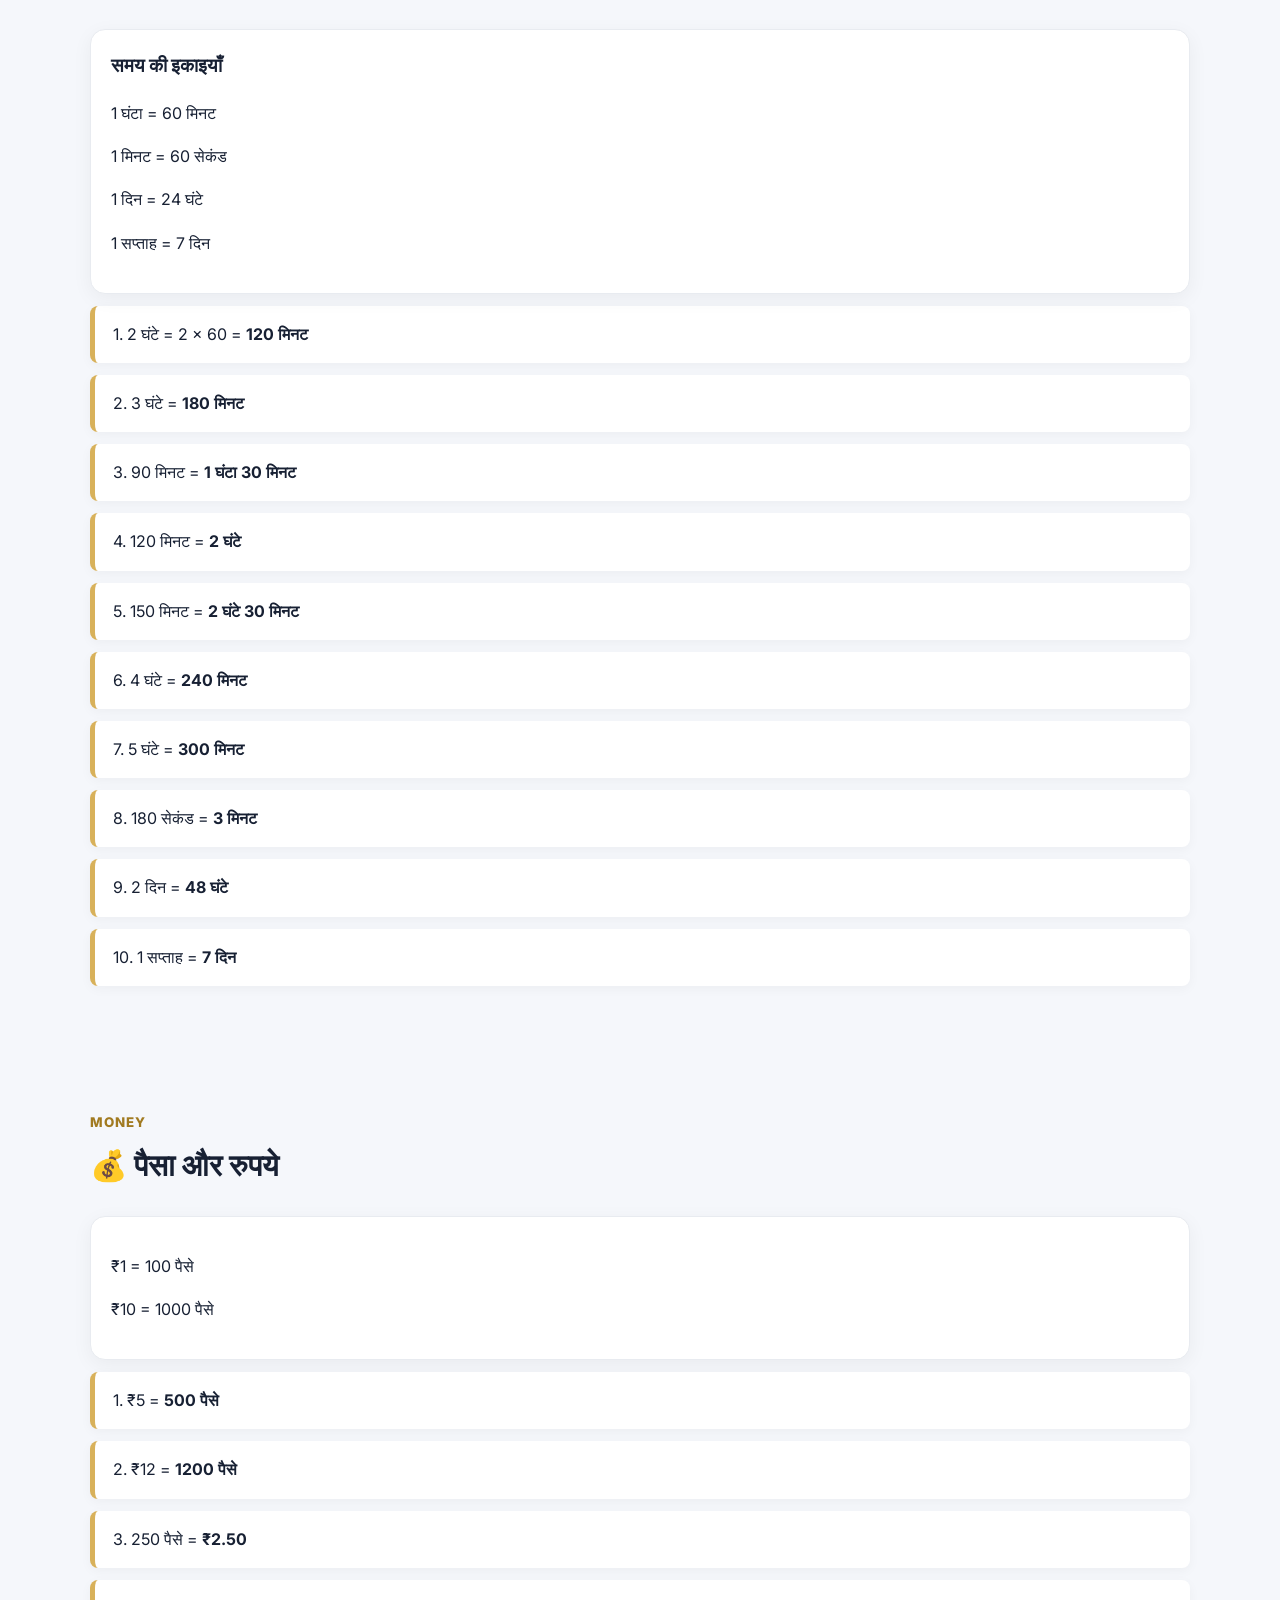
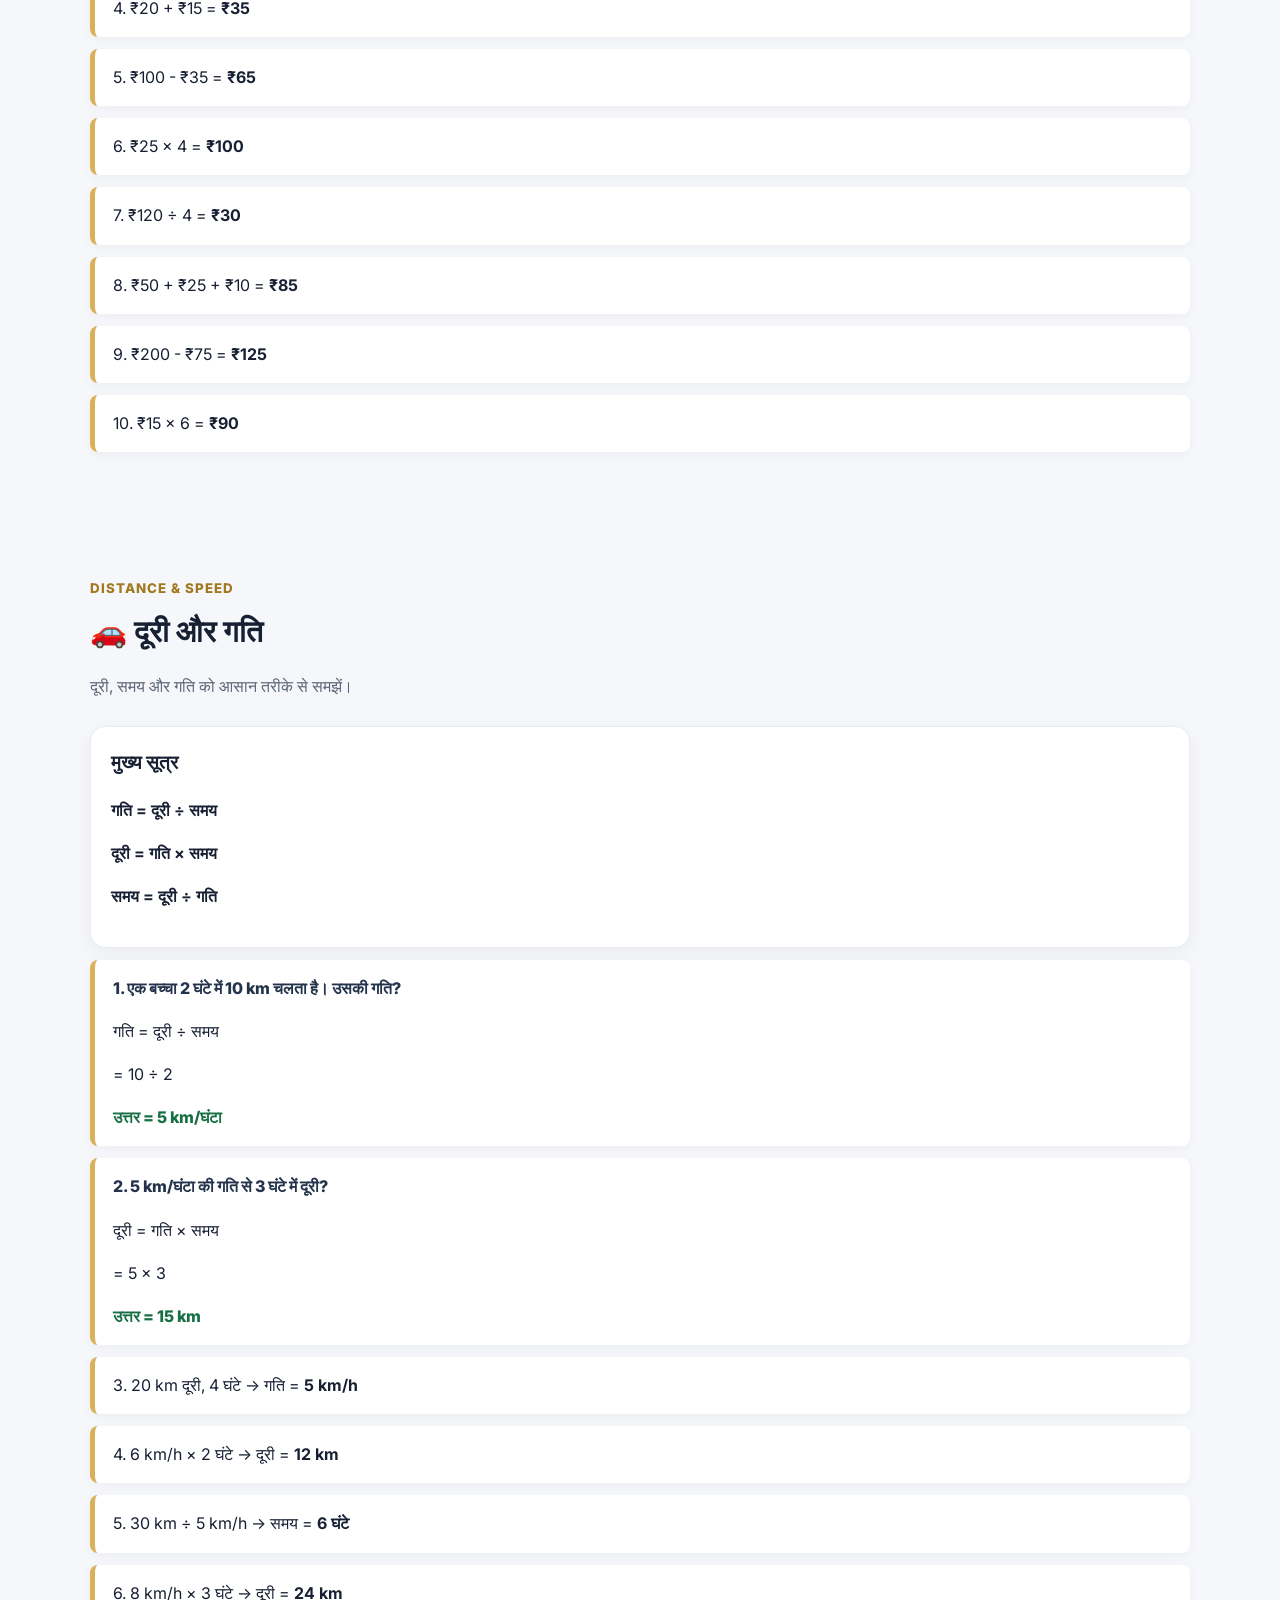
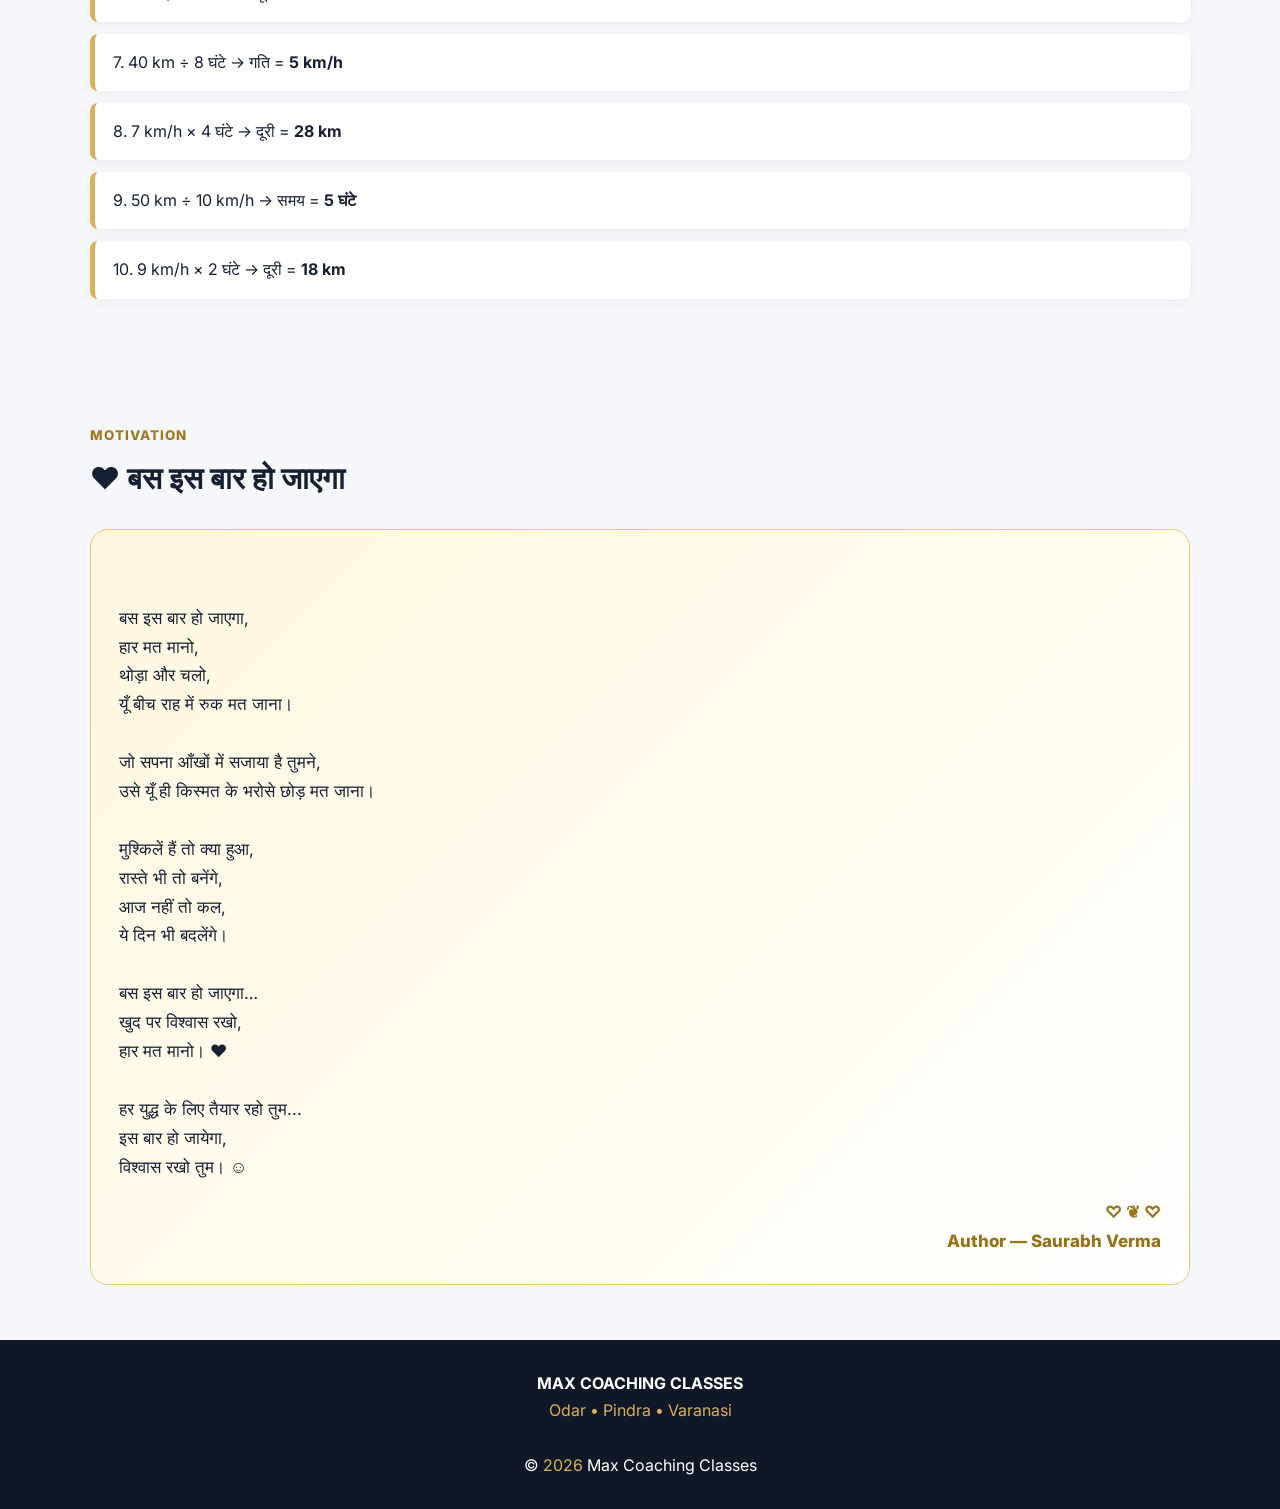
<file: class4-5.html>
<!DOCTYPE html>
<html lang="hi">
<head>
<meta charset="UTF-8">
<meta name="viewport" content="width=device-width, initial-scale=1.0">
<meta name="description" content="Max Coaching Classes - Class 4 and 5 Study Material">
<title>Class 4–5 Study Zone | MAX Coaching Classes</title>

<link rel="preconnect" href="https://fonts.googleapis.com">
<link rel="preconnect" href="https://fonts.gstatic.com" crossorigin>
<link href="https://fonts.googleapis.com/css2?family=Inter:wght@400;500;600;700;800&display=swap" rel="stylesheet">

<style>
*{box-sizing:border-box}
html{scroll-behavior:smooth}
body{
  margin:0;
  font-family:Inter,Arial,sans-serif;
  background:#f5f7fb;
  color:#172033;
  line-height:1.7
}
a{text-decoration:none}
.container{width:min(1100px,92%);margin:auto}

header{
  background:#101827;
  color:white;
  padding:18px 0;
  position:sticky;
  top:0;
  z-index:10;
  box-shadow:0 4px 18px #0002
}
.nav{
  display:flex;
  align-items:center;
  justify-content:space-between;
  gap:15px
}
.brand{
  color:white;
  font-weight:800;
  font-size:17px
}
.brand span{display:block}
.brand small{
  color:#d8b15a;
  font-size:11px
}
.back{
  background:#d8b15a;
  color:#111827;
  padding:9px 15px;
  border-radius:8px;
  font-weight:700
}

.hero{
  background:linear-gradient(135deg,#101827,#24334c);
  color:white;
  padding:65px 0
}
.hero h1{
  font-size:clamp(32px,6vw,58px);
  margin:8px 0
}
.hero h1 span{color:#e0bd67}
.hero p{
  max-width:720px;
  color:#d9e0eb;
  font-size:17px
}
.badge{
  display:inline-block;
  border:1px solid #d8b15a;
  color:#e6c875;
  padding:6px 12px;
  border-radius:30px;
  font-size:13px;
  font-weight:700
}

.study-nav{
  background:white;
  padding:18px 0;
  box-shadow:0 3px 15px #0001
}
.menu{
  display:flex;
  gap:10px;
  flex-wrap:wrap
}
.menu a{
  background:#eef2f8;
  color:#182235;
  padding:9px 13px;
  border-radius:8px;
  font-weight:700;
  font-size:14px
}
.menu a:hover{
  background:#d8b15a;
  color:#111
}

section{
  padding:55px 0
}
.section-title{
  margin-bottom:25px
}
.section-title small{
  color:#a17a20;
  font-weight:800;
  letter-spacing:1px
}
.section-title h2{
  font-size:30px;
  margin:5px 0
}
.section-title p{color:#5b6575}

.grid{
  display:grid;
  grid-template-columns:repeat(auto-fit,minmax(220px,1fr));
  gap:18px
}
.card{
  background:white;
  padding:20px;
  border-radius:15px;
  box-shadow:0 5px 20px #0000000d;
  border:1px solid #e8ebf0
}
.card h3{margin-top:0}
.card strong{font-size:28px;color:#a17818}

.example{
  background:#fff;
  border-left:5px solid #d8b15a;
  padding:15px 18px;
  margin:12px 0;
  border-radius:8px;
  box-shadow:0 3px 12px #0000000a
}
.question{
  font-weight:800;
  color:#24334c
}
.answer{
  color:#167044;
  font-weight:800
}
.tip{
  background:#fff8df;
  border:1px solid #f0d98d;
  padding:16px;
  border-radius:10px;
  margin-top:18px
}

table{
  width:100%;
  border-collapse:collapse;
  background:white;
  margin:15px 0;
  overflow:hidden
}
th,td{
  padding:11px;
  border:1px solid #e2e6ed;
  text-align:center
}
th{
  background:#182235;
  color:white
}

.poem{
  background:linear-gradient(135deg,#fff7df,#fff);
  border:1px solid #e4c86e;
  padding:28px;
  border-radius:18px;
  font-size:17px
}
.poem p{white-space:pre-line}
.author{
  text-align:right;
  font-weight:800;
  color:#9a7217
}

footer{
  background:#101827;
  color:white;
  text-align:center;
  padding:30px 15px
}
footer span{color:#d8b15a}

@media(max-width:600px){
  section{padding:40px 0}
  .hero{padding:45px 0}
  .menu a{font-size:12px;padding:8px 10px}
  .section-title h2{font-size:25px}
  table{font-size:13px}
}
</style>
</head>

<body>

<header>
  <div class="container nav">
    <div class="brand">
      <span>MAX COACHING CLASSES</span>
      <small>ODAR • PINDRA • VARANASI</small>
    </div>
    <a class="back" href="index.html">← Home</a>
  </div>
</header>

<section class="hero">
  <div class="container">
    <span class="badge">MAX KIDS LEARNING ZONE</span>
    <h1>CLASS 4–5 <span>STUDY ZONE</span></h1>
    <p>
      गणित, भिन्न, दशमलव, BODMAS, समय, पैसा, दूरी,
      लंबाई, भार और अन्य जरूरी topics को आसान हिंदी में सीखें।
    </p>
  </div>
</section>

<div class="study-nav">
  <div class="container menu">
    <a href="#number">🔢 Number System</a>
    <a href="#fraction">🍕 भिन्न</a>
    <a href="#decimal">🔢 दशमलव</a>
    <a href="#bodmas">🧮 BODMAS</a>
    <a href="#measurement">📏 माप</a>
    <a href="#time">⏰ समय</a>
    <a href="#money">💰 पैसा</a>
    <a href="#speed">🚗 दूरी/गति</a>
    <a href="#poem">📖 कविता</a>
  </div>
</div>


<!-- NUMBER SYSTEM -->
<section id="number">
<div class="container">

<div class="section-title">
<small>MATHEMATICS</small>
<h2>🔢 Number System — संख्या पद्धति</h2>
<p>संख्या पढ़ना, लिखना, स्थान-मूल्य और तुलना।</p>
</div>

<div class="grid">

<div class="card">
<h3>स्थान-मूल्य</h3>
<p>
इकाई → दहाई → सैकड़ा → हजार → दस हजार → लाख
</p>
<p><b>45,728</b></p>
<p>
8 = इकाई<br>
2 = दहाई<br>
7 = सैकड़ा<br>
5 = हजार<br>
4 = दस हजार
</p>
</div>

<div class="card">
<h3>संख्या का विस्तार</h3>
<p>45,728</p>
<p>= 40,000 + 5,000 + 700 + 20 + 8</p>
</div>

<div class="card">
<h3>तुलना</h3>
<p>45,678 &gt; 45,321</p>
<p>23,456 &lt; 25,000</p>
<p>50,000 = 50,000</p>
</div>

</div>

<h3>📝 अभ्यास के उदाहरण</h3>

<div class="example">
<div class="question">1. 7,245 का विस्तारित रूप लिखिए।</div>
<p>7,000 + 200 + 40 + 5</p>
<div class="answer">उत्तर: 7,000 + 200 + 40 + 5</div>
</div>

<div class="example">
<div class="question">2. 32,456 में 3 का स्थान-मूल्य क्या है?</div>
<div class="answer">उत्तर: 30,000</div>
</div>

<div class="example">
<div class="question">3. 54,321 और 54,123 में बड़ी संख्या कौन-सी है?</div>
<div class="answer">उत्तर: 54,321</div>
</div>

<div class="example">
<div class="question">4. 9,999 के बाद कौन-सी संख्या आएगी?</div>
<div class="answer">उत्तर: 10,000</div>
</div>

<div class="example">
<div class="question">5. 50,000 से एक कम?</div>
<div class="answer">उत्तर: 49,999</div>
</div>

<div class="example">
<div class="question">6. 6,000 + 500 + 20 + 4 = ?</div>
<div class="answer">उत्तर: 6,524</div>
</div>

<div class="example">
<div class="question">7. सबसे छोटी संख्या: 4,321, 4,123, 4,231</div>
<div class="answer">उत्तर: 4,123</div>
</div>

<div class="example">
<div class="question">8. 25,000 + 5,000 = ?</div>
<div class="answer">उत्तर: 30,000</div>
</div>

<div class="example">
<div class="question">9. 80,000 - 1 = ?</div>
<div class="answer">उत्तर: 79,999</div>
</div>

<div class="example">
<div class="question">10. 12,345 को शब्दों में लिखिए।</div>
<div class="answer">उत्तर: बारह हजार तीन सौ पैंतालीस</div>
</div>

</div>
</section>


<!-- FRACTIONS -->
<section id="fraction">
<div class="container">

<div class="section-title">
<small>FRACTIONS</small>
<h2>🍕 भिन्न — Fraction</h2>
<p>अंश और हर को समझें तथा भिन्नों को जोड़ना, घटाना, गुणा और भाग सीखें।</p>
</div>

<div class="grid">

<div class="card">
<h3>अंश और हर</h3>
<p><b>3/5</b></p>
<p>3 = अंश</p>
<p>5 = हर</p>
</div>

<div class="card">
<h3>समान हर</h3>
<p>2/7 + 3/7</p>
<p>अंश जोड़ें और हर वही रखें।</p>
<p><b>= 5/7</b></p>
</div>

<div class="card">
<h3>भिन्न को सरल करना</h3>
<p>6/8</p>
<p>दोनों को 2 से भाग</p>
<p><b>= 3/4</b></p>
</div>

</div>

<h3>➕ भिन्नों का जोड़ — 10 उदाहरण</h3>

<div class="example">1. 2/3 + 4/5 = 10/15 + 12/15 = <b>22/15 = 1 7/15</b></div>
<div class="example">2. 1/2 + 1/4 = 2/4 + 1/4 = <b>3/4</b></div>
<div class="example">3. 2/5 + 1/5 = <b>3/5</b></div>
<div class="example">4. 3/4 + 1/4 = <b>1</b></div>
<div class="example">5. 1/3 + 1/6 = 2/6 + 1/6 = <b>1/2</b></div>
<div class="example">6. 2/7 + 3/7 = <b>5/7</b></div>
<div class="example">7. 1/4 + 2/3 = 3/12 + 8/12 = <b>11/12</b></div>
<div class="example">8. 3/5 + 1/10 = 6/10 + 1/10 = <b>7/10</b></div>
<div class="example">9. 2/3 + 1/9 = 6/9 + 1/9 = <b>7/9</b></div>
<div class="example">10. 3/8 + 1/4 = 3/8 + 2/8 = <b>5/8</b></div>


<h3>➖ भिन्नों का घटाना — 10 उदाहरण</h3>

<div class="example">1. 4/2 - 4/3 = 2 - 4/3 = <b>2/3</b></div>
<div class="example">2. 3/4 - 1/4 = <b>1/2</b></div>
<div class="example">3. 5/6 - 1/6 = <b>2/3</b></div>
<div class="example">4. 7/8 - 3/8 = <b>1/2</b></div>
<div class="example">5. 3/5 - 1/5 = <b>2/5</b></div>
<div class="example">6. 5/6 - 1/3 = 5/6 - 2/6 = <b>1/2</b></div>
<div class="example">7. 7/10 - 2/10 = <b>1/2</b></div>
<div class="example">8. 3/4 - 1/8 = 6/8 - 1/8 = <b>5/8</b></div>
<div class="example">9. 5/9 - 2/9 = <b>1/3</b></div>
<div class="example">10. 2/3 - 1/6 = 4/6 - 1/6 = <b>1/2</b></div>


<h3>✖️ भिन्नों का गुणा — 10 उदाहरण</h3>

<div class="example">1. 2/5 × 9/4 = 18/20 = <b>9/10</b></div>
<div class="example">2. 1/2 × 2/3 = 2/6 = <b>1/3</b></div>
<div class="example">3. 2/3 × 3/4 = 6/12 = <b>1/2</b></div>
<div class="example">4. 3/5 × 5/6 = 15/30 = <b>1/2</b></div>
<div class="example">5. 2/7 × 7/8 = 14/56 = <b>1/4</b></div>
<div class="example">6. 4/9 × 3/4 = 12/36 = <b>1/3</b></div>
<div class="example">7. 5/6 × 2/5 = 10/30 = <b>1/3</b></div>
<div class="example">8. 3/8 × 4/9 = 12/72 = <b>1/6</b></div>
<div class="example">9. 1/4 × 8/9 = 8/36 = <b>2/9</b></div>
<div class="example">10. 2/3 × 3/5 = 6/15 = <b>2/5</b></div>


<h3>➗ भिन्नों का भाग — 10 उदाहरण</h3>

<div class="example">1. 4/5 ÷ 4/7 = 4/5 × 7/4 = <b>7/5 = 1 2/5</b></div>
<div class="example">2. 1/2 ÷ 1/4 = 1/2 × 4 = <b>2</b></div>
<div class="example">3. 2/3 ÷ 1/3 = 2/3 × 3 = <b>2</b></div>
<div class="example">4. 3/4 ÷ 1/2 = 3/4 × 2 = <b>3/2</b></div>
<div class="example">5. 5/6 ÷ 5/12 = 5/6 × 12/5 = <b>2</b></div>
<div class="example">6. 2/5 ÷ 1/5 = <b>2</b></div>
<div class="example">7. 3/7 ÷ 3/14 = <b>2</b></div>
<div class="example">8. 4/9 ÷ 2/3 = 4/9 × 3/2 = <b>2/3</b></div>
<div class="example">9. 5/8 ÷ 5/16 = <b>2</b></div>
<div class="example">10. 2/3 ÷ 4/9 = 2/3 × 9/4 = <b>3/2</b></div>

<div class="tip">
<b>याद रखें:</b> भिन्न को भाग देने में दूसरी भिन्न को उलटकर गुणा करते हैं।
</div>

</div>
</section>


<!-- DECIMAL -->
<section id="decimal">
<div class="container">

<div class="section-title">
<small>DECIMAL</small>
<h2>🔢 दशमलव और भिन्न</h2>
</div>

<div class="grid">

<div class="card">
<h3>दशमलव → भिन्न</h3>
<p>0.5 = 5/10 = <b>1/2</b></p>
<p>0.25 = 25/100 = <b>1/4</b></p>
<p>0.75 = 75/100 = <b>3/4</b></p>
</div>

<div class="card">
<h3>भिन्न → दशमलव</h3>
<p>1/2 = <b>0.5</b></p>
<p>1/4 = <b>0.25</b></p>
<p>3/4 = <b>0.75</b></p>
</div>

</div>

<div class="example">1. 0.2 = 2/10 = <b>1/5</b></div>
<div class="example">2. 0.4 = 4/10 = <b>2/5</b></div>
<div class="example">3. 0.6 = 6/10 = <b>3/5</b></div>
<div class="example">4. 0.8 = 8/10 = <b>4/5</b></div>
<div class="example">5. 0.1 = <b>1/10</b></div>
<div class="example">6. 0.50 = <b>1/2</b></div>
<div class="example">7. 0.25 = <b>1/4</b></div>
<div class="example">8. 0.75 = <b>3/4</b></div>
<div class="example">9. 1.5 = 15/10 = <b>3/2</b></div>
<div class="example">10. 2.25 = 225/100 = <b>9/4</b></div>

</div>
</section>


<!-- BODMAS -->
<section id="bodmas">
<div class="container">

<div class="section-title">
<small>SMART MATHS</small>
<h2>🧮 BODMAS — मिश्रित सवाल</h2>
<p>
B = Bracket, O = Of, D = Division, M = Multiplication,
A = Addition, S = Subtraction
</p>
</div>

<div class="tip">
<b>क्रम याद रखें:</b><br>
पहले Bracket → फिर Of → फिर भाग → गुणा → जोड़ → घटाना
</div>

<div class="example">
<div class="question">1. 12 ÷ 3 × 4 + 8 - 5</div>
<p>12 ÷ 3 = 4</p>
<p>4 × 4 = 16</p>
<p>16 + 8 = 24</p>
<p>24 - 5 = 19</p>
<div class="answer">उत्तर = 19</div>
</div>

<div class="example">
<div class="question">2. 20 + 12 ÷ 3</div>
<p>12 ÷ 3 = 4</p>
<p>20 + 4 = 24</p>
<div class="answer">उत्तर = 24</div>
</div>

<div class="example">3. 18 - 6 ÷ 2 = 18 - 3 = <b>15</b></div>
<div class="example">4. 5 × 4 + 10 = 20 + 10 = <b>30</b></div>
<div class="example">5. 30 ÷ 5 + 7 = 6 + 7 = <b>13</b></div>
<div class="example">6. 8 + 2 × 5 = 8 + 10 = <b>18</b></div>
<div class="example">7. 24 ÷ 4 × 3 = 6 × 3 = <b>18</b></div>
<div class="example">8. 50 - 5 × 6 = 50 - 30 = <b>20</b></div>
<div class="example">9. (8 + 4) ÷ 3 = 12 ÷ 3 = <b>4</b></div>
<div class="example">10. (15 - 5) × 2 = 10 × 2 = <b>20</b></div>

</div>
</section>


<!-- MEASUREMENT -->
<section id="measurement">
<div class="container">

<div class="section-title">
<small>MEASUREMENT</small>
<h2>📏 लंबाई • भार • क्षमता</h2>
</div>

<div class="grid">

<div class="card">
<h3>📏 लंबाई</h3>
<p>1 किलोमीटर = 1000 मीटर</p>
<p>1 मीटर = 100 सेंटीमीटर</p>
<p>1 सेंटीमीटर = 10 मिलीमीटर</p>
</div>

<div class="card">
<h3>⚖️ भार</h3>
<p>1 किलोग्राम = 1000 ग्राम</p>
<p>1 ग्राम = 1000 मिलीग्राम</p>
</div>

<div class="card">
<h3>🥛 क्षमता</h3>
<p>1 लीटर = 1000 मिलीलीटर</p>
</div>

</div>

<div class="example">1. 3 मीटर = <b>300 सेंटीमीटर</b></div>
<div class="example">2. 5 मीटर = <b>500 सेंटीमीटर</b></div>
<div class="example">3. 2 किलोमीटर = <b>2000 मीटर</b></div>
<div class="example">4. 4 किलो = <b>4000 ग्राम</b></div>
<div class="example">5. 7 किलो = <b>7000 ग्राम</b></div>
<div class="example">6. 2 लीटर = <b>2000 मिलीलीटर</b></div>
<div class="example">7. 500 सेंटीमीटर = <b>5 मीटर</b></div>
<div class="example">8. 3000 ग्राम = <b>3 किलो</b></div>
<div class="example">9. 5000 मीटर = <b>5 किलोमीटर</b></div>
<div class="example">10. 4000 मिलीलीटर = <b>4 लीटर</b></div>

</div>
</section>


<!-- TIME -->
<section id="time">
<div class="container">

<div class="section-title">
<small>TIME</small>
<h2>⏰ समय और मिनट</h2>
</div>

<div class="grid">

<div class="card">
<h3>समय की इकाइयाँ</h3>
<p>1 घंटा = 60 मिनट</p>
<p>1 मिनट = 60 सेकंड</p>
<p>1 दिन = 24 घंटे</p>
<p>1 सप्ताह = 7 दिन</p>
</div>

</div>

<div class="example">1. 2 घंटे = 2 × 60 = <b>120 मिनट</b></div>
<div class="example">2. 3 घंटे = <b>180 मिनट</b></div>
<div class="example">3. 90 मिनट = <b>1 घंटा 30 मिनट</b></div>
<div class="example">4. 120 मिनट = <b>2 घंटे</b></div>
<div class="example">5. 150 मिनट = <b>2 घंटे 30 मिनट</b></div>
<div class="example">6. 4 घंटे = <b>240 मिनट</b></div>
<div class="example">7. 5 घंटे = <b>300 मिनट</b></div>
<div class="example">8. 180 सेकंड = <b>3 मिनट</b></div>
<div class="example">9. 2 दिन = <b>48 घंटे</b></div>
<div class="example">10. 1 सप्ताह = <b>7 दिन</b></div>

</div>
</section>


<!-- MONEY -->
<section id="money">
<div class="container">

<div class="section-title">
<small>MONEY</small>
<h2>💰 पैसा और रुपये</h2>
</div>

<div class="card">
<p>₹1 = 100 पैसे</p>
<p>₹10 = 1000 पैसे</p>
</div>

<div class="example">1. ₹5 = <b>500 पैसे</b></div>
<div class="example">2. ₹12 = <b>1200 पैसे</b></div>
<div class="example">3. 250 पैसे = <b>₹2.50</b></div>
<div class="example">4. ₹20 + ₹15 = <b>₹35</b></div>
<div class="example">5. ₹100 - ₹35 = <b>₹65</b></div>
<div class="example">6. ₹25 × 4 = <b>₹100</b></div>
<div class="example">7. ₹120 ÷ 4 = <b>₹30</b></div>
<div class="example">8. ₹50 + ₹25 + ₹10 = <b>₹85</b></div>
<div class="example">9. ₹200 - ₹75 = <b>₹125</b></div>
<div class="example">10. ₹15 × 6 = <b>₹90</b></div>

</div>
</section>


<!-- SPEED -->
<section id="speed">
<div class="container">

<div class="section-title">
<small>DISTANCE & SPEED</small>
<h2>🚗 दूरी और गति</h2>
<p>दूरी, समय और गति को आसान तरीके से समझें।</p>
</div>

<div class="card">
<h3>मुख्य सूत्र</h3>
<p><b>गति = दूरी ÷ समय</b></p>
<p><b>दूरी = गति × समय</b></p>
<p><b>समय = दूरी ÷ गति</b></p>
</div>

<div class="example">
<div class="question">1. एक बच्चा 2 घंटे में 10 km चलता है। उसकी गति?</div>
<p>गति = दूरी ÷ समय</p>
<p>= 10 ÷ 2</p>
<div class="answer">उत्तर = 5 km/घंटा</div>
</div>

<div class="example">
<div class="question">2. 5 km/घंटा की गति से 3 घंटे में दूरी?</div>
<p>दूरी = गति × समय</p>
<p>= 5 × 3</p>
<div class="answer">उत्तर = 15 km</div>
</div>

<div class="example">3. 20 km दूरी, 4 घंटे → गति = <b>5 km/h</b></div>
<div class="example">4. 6 km/h × 2 घंटे → दूरी = <b>12 km</b></div>
<div class="example">5. 30 km ÷ 5 km/h → समय = <b>6 घंटे</b></div>
<div class="example">6. 8 km/h × 3 घंटे → दूरी = <b>24 km</b></div>
<div class="example">7. 40 km ÷ 8 घंटे → गति = <b>5 km/h</b></div>
<div class="example">8. 7 km/h × 4 घंटे → दूरी = <b>28 km</b></div>
<div class="example">9. 50 km ÷ 10 km/h → समय = <b>5 घंटे</b></div>
<div class="example">10. 9 km/h × 2 घंटे → दूरी = <b>18 km</b></div>

</div>
</section>


<!-- POEM -->
<section id="poem">
<div class="container">

<div class="section-title">
<small>MOTIVATION</small>
<h2>❤️ बस इस बार हो जाएगा</h2>
</div>

<div class="poem">

<p>
बस इस बार हो जाएगा,
हार मत मानो,
थोड़ा और चलो,
यूँ बीच राह में रुक मत जाना।

जो सपना आँखों में सजाया है तुमने,
उसे यूँ ही किस्मत के भरोसे छोड़ मत जाना।

मुश्किलें हैं तो क्या हुआ,
रास्ते भी तो बनेंगे,
आज नहीं तो कल,
ये दिन भी बदलेंगे।

बस इस बार हो जाएगा…
खुद पर विश्वास रखो,
हार मत मानो। ❤️

हर युद्ध के लिए तैयार रहो तुम...
इस बार हो जायेगा,
विश्वास रखो तुम। ☺️
</p>

<div class="author">
♡ ❦ ♡<br>
Author — Saurabh Verma
</div>

</div>

</div>
</section>


<footer>
<strong>MAX COACHING CLASSES</strong><br>
<span>Odar • Pindra • Varanasi</span><br><br>
© <span id="year"></span> Max Coaching Classes
</footer>

<script>
document.getElementById("year").textContent = new Date().getFullYear();
</script>

</body>
  </html>
</file>
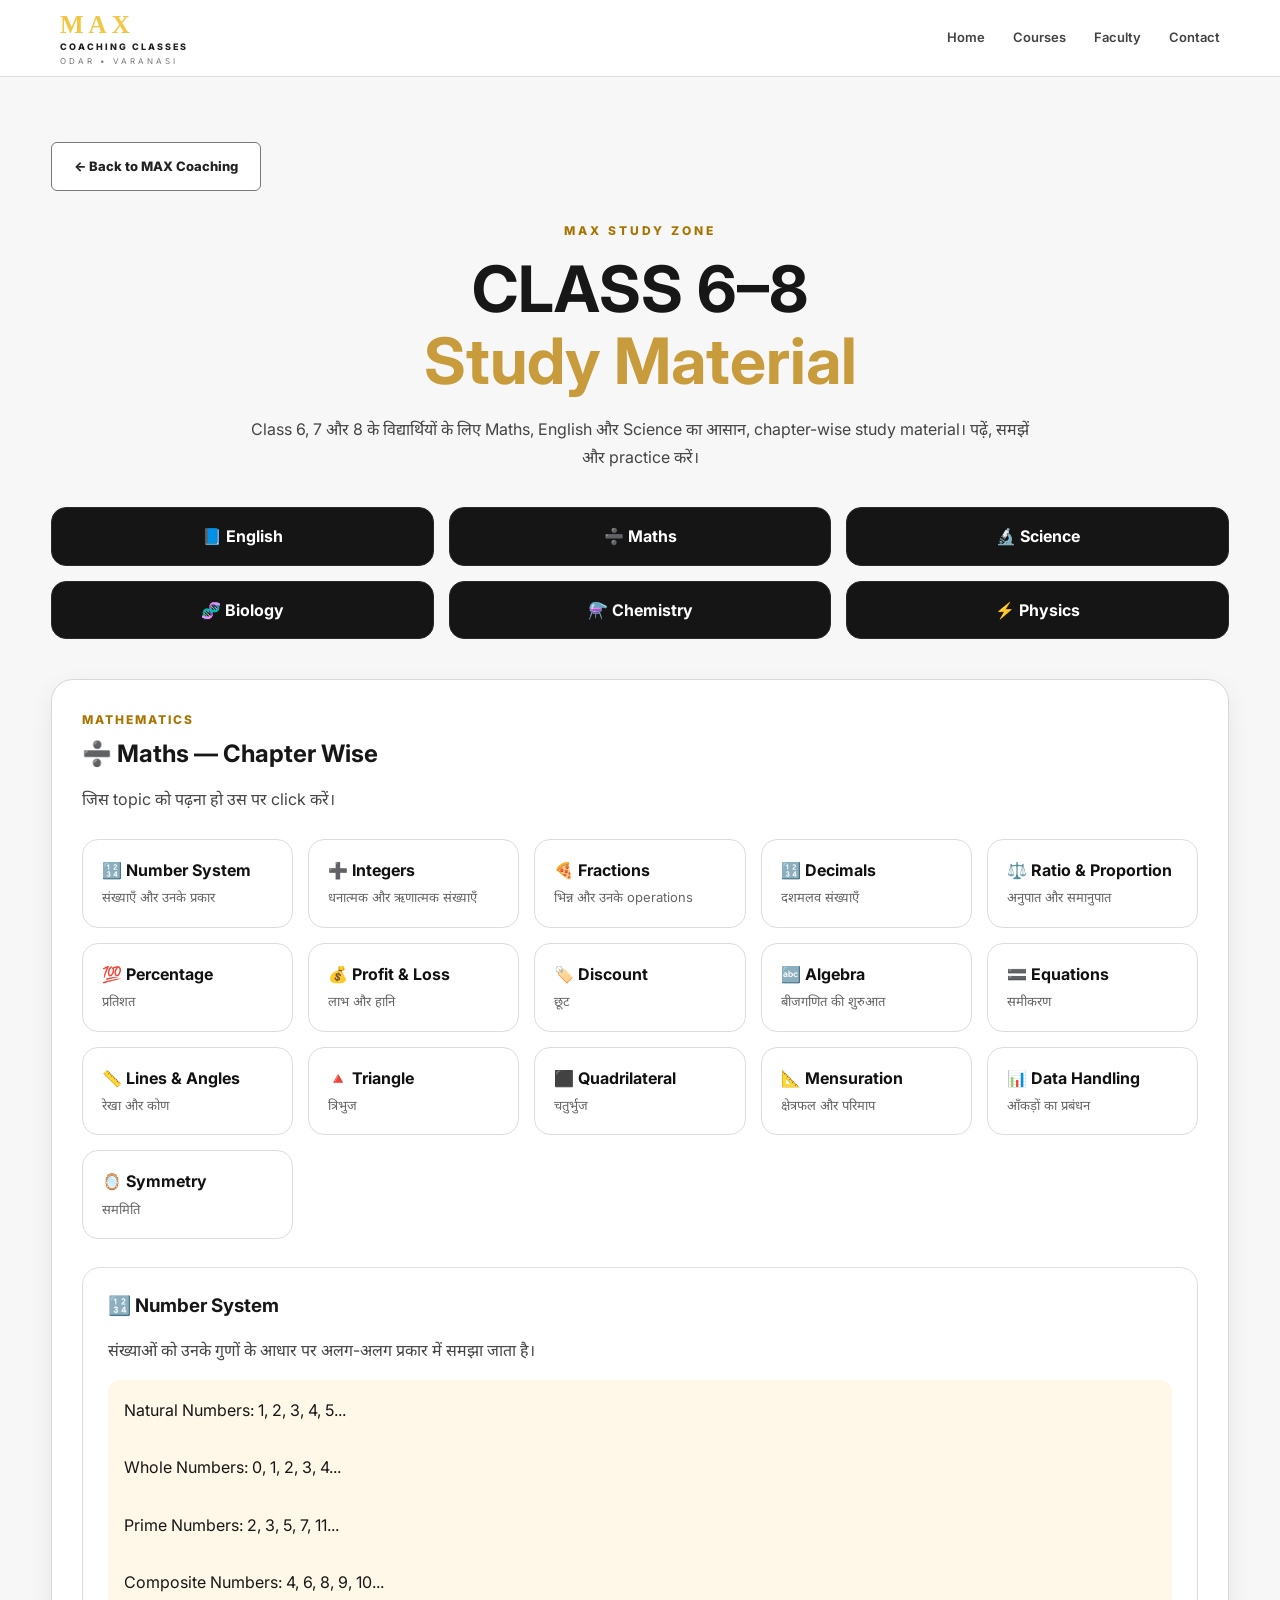
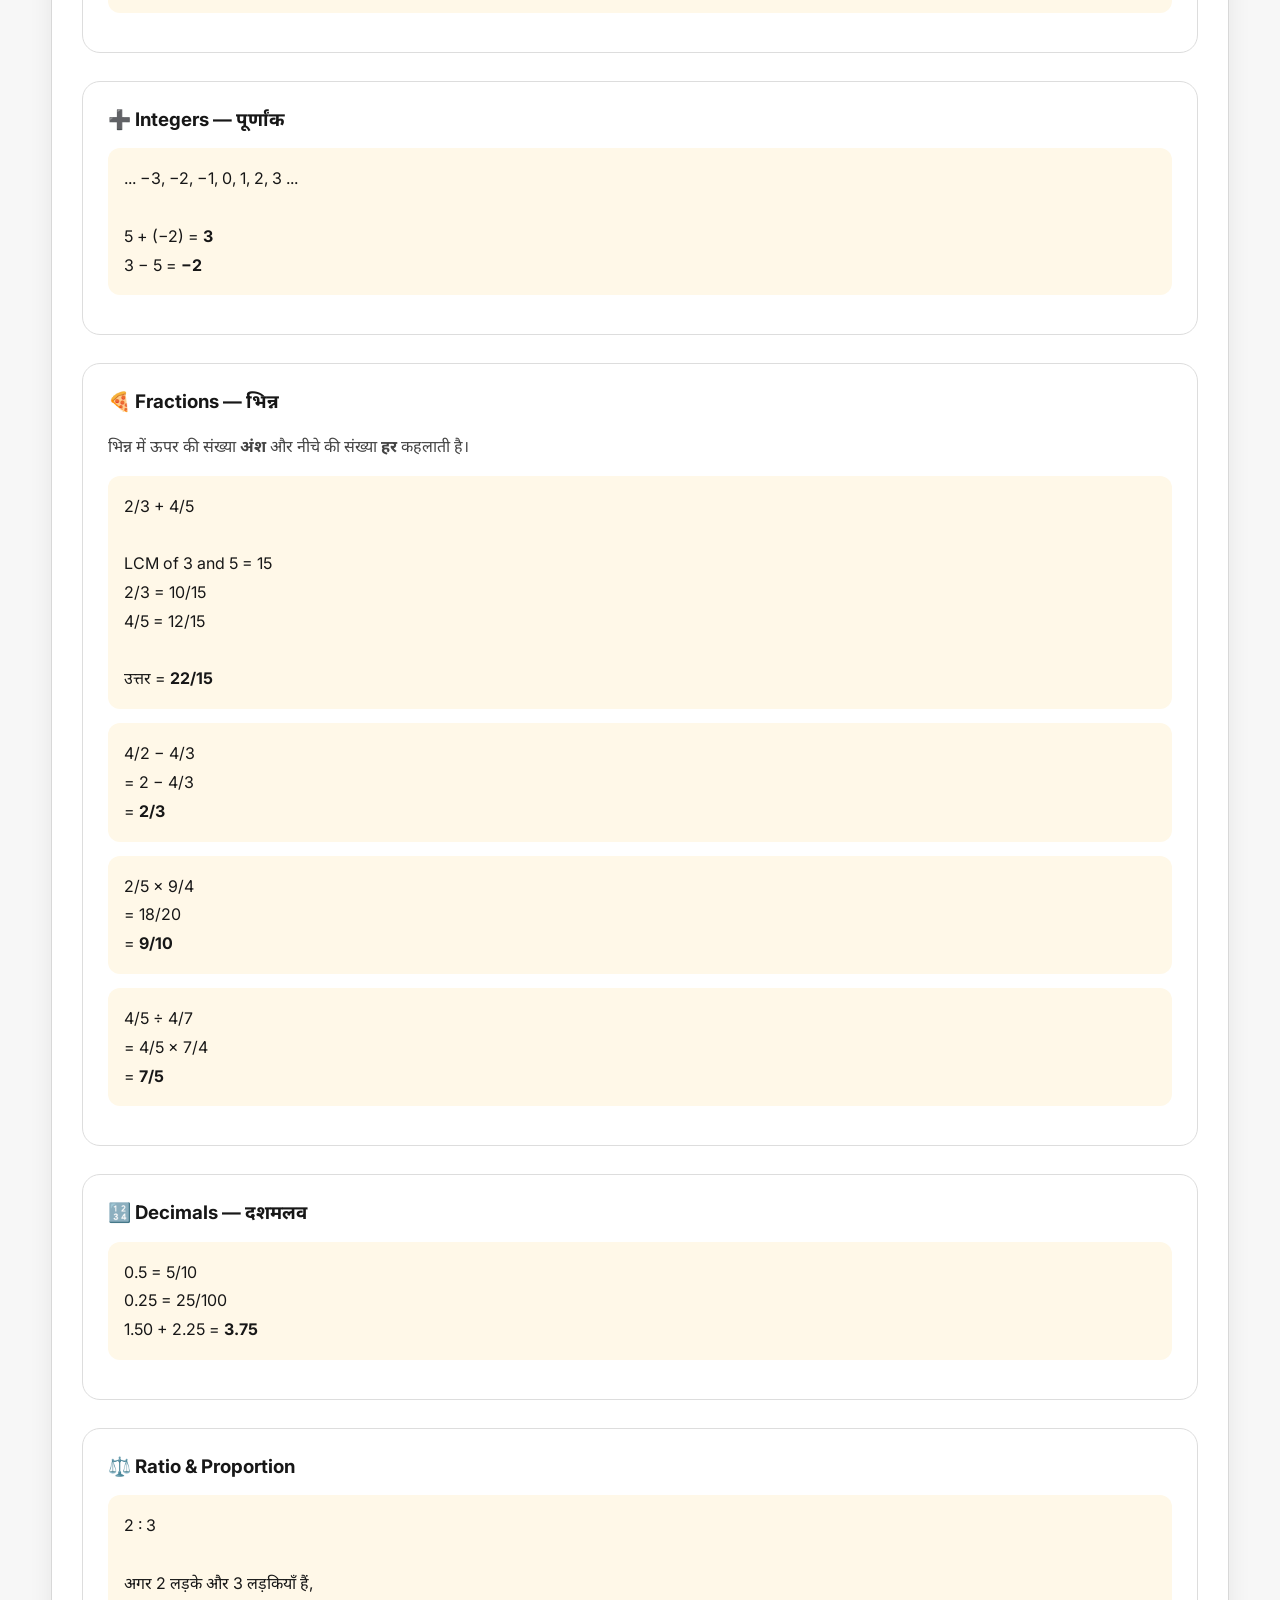
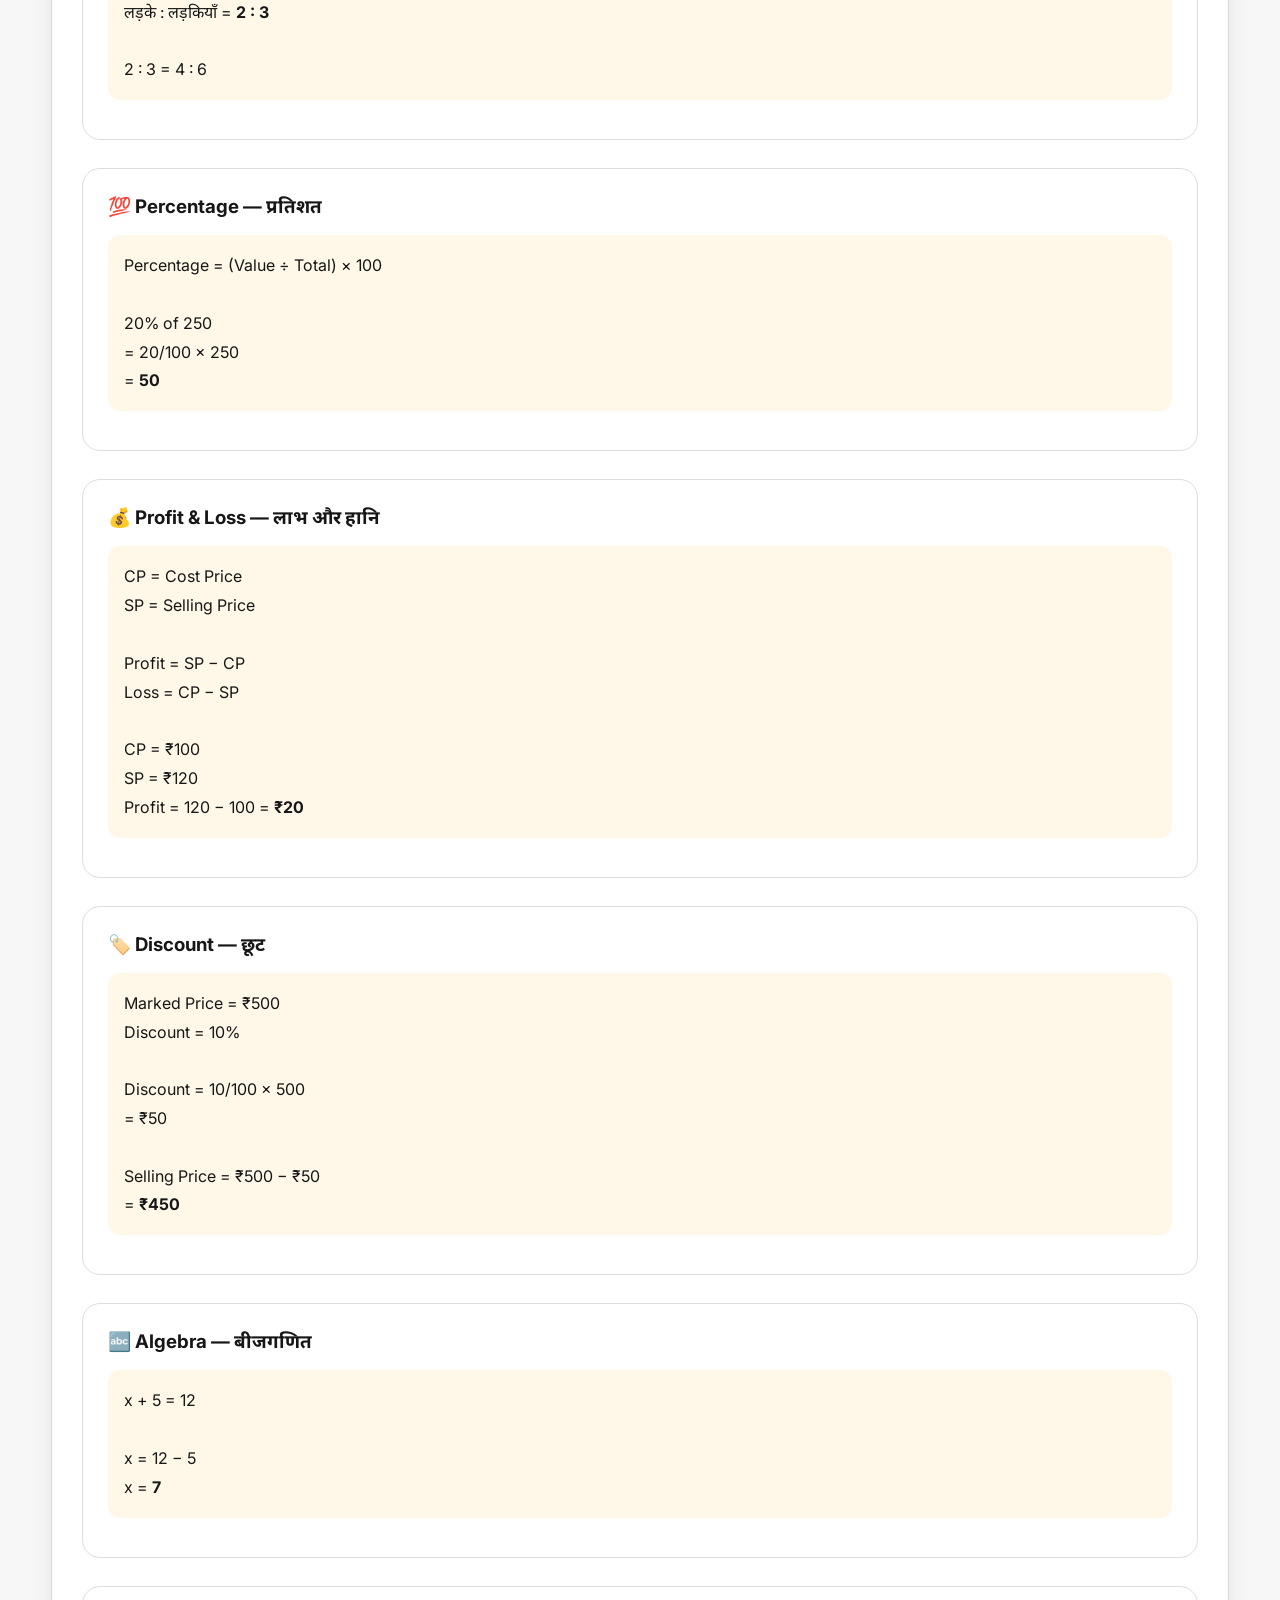
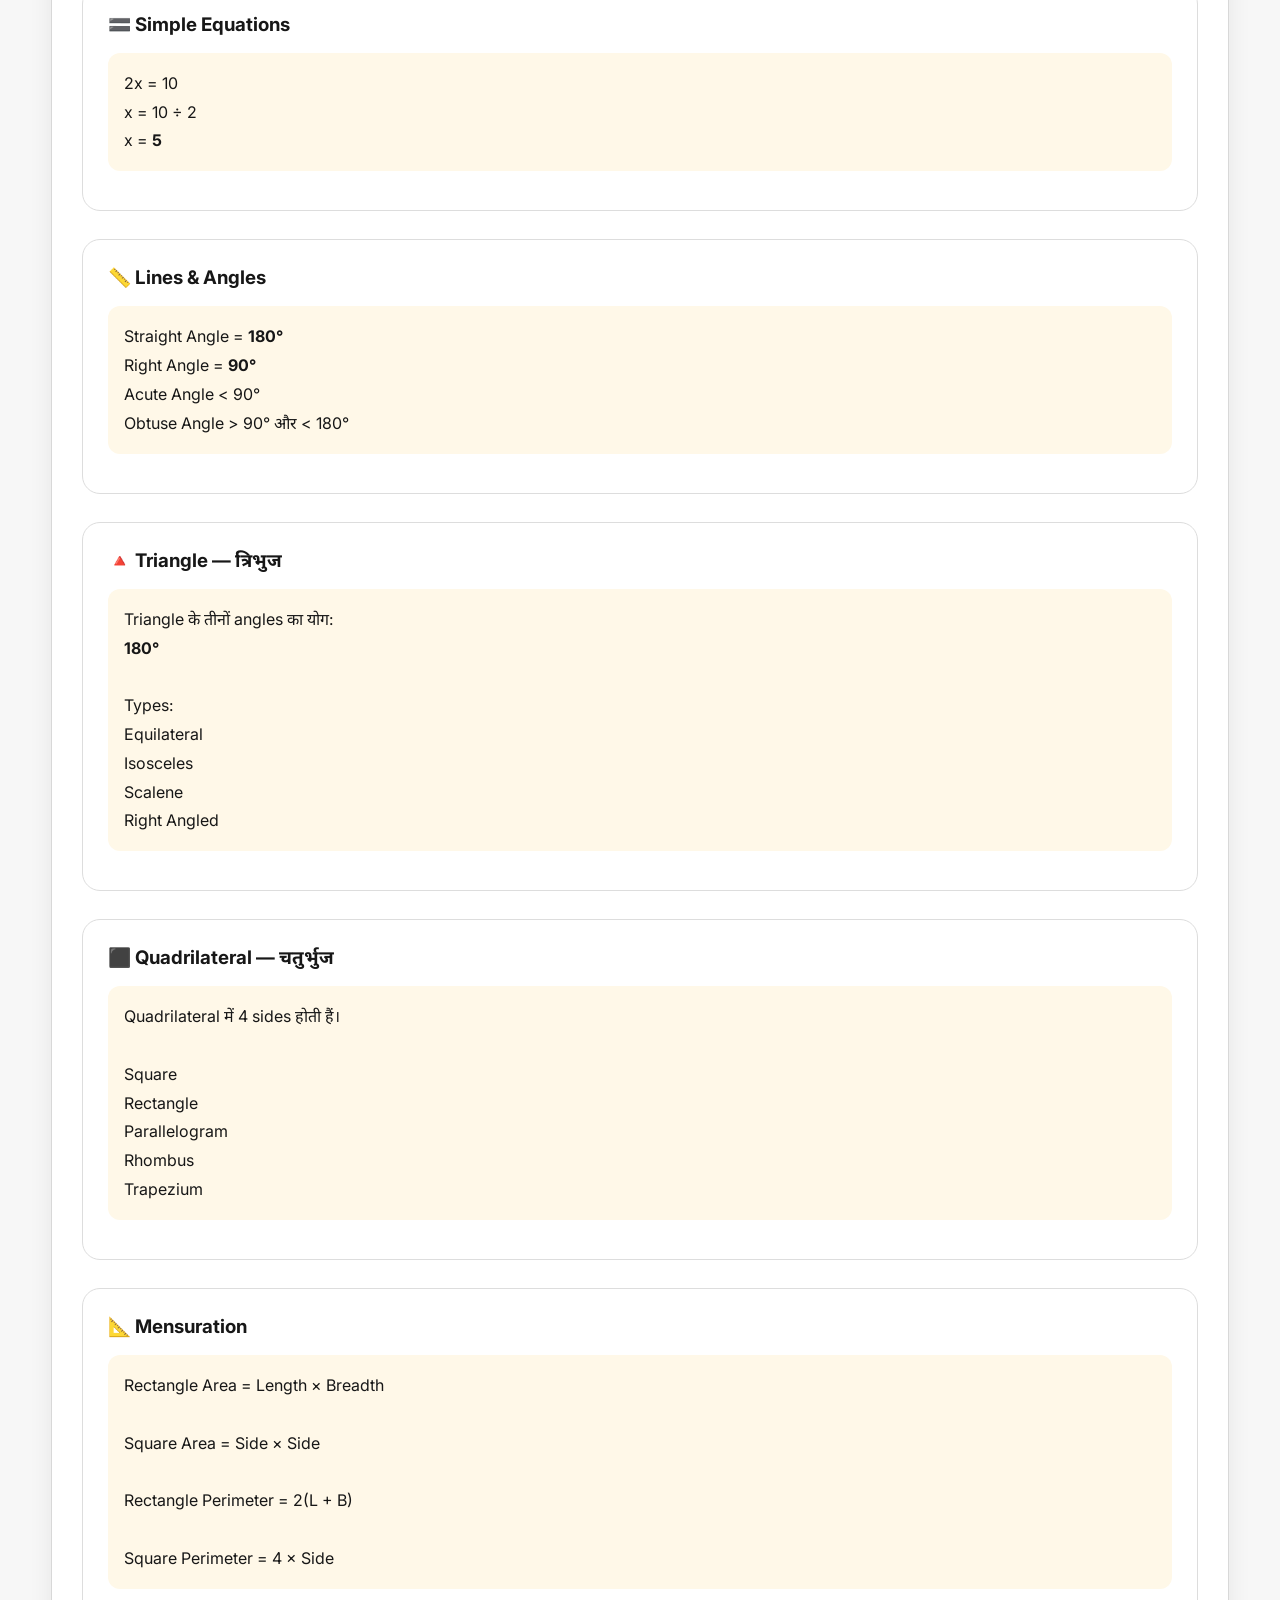
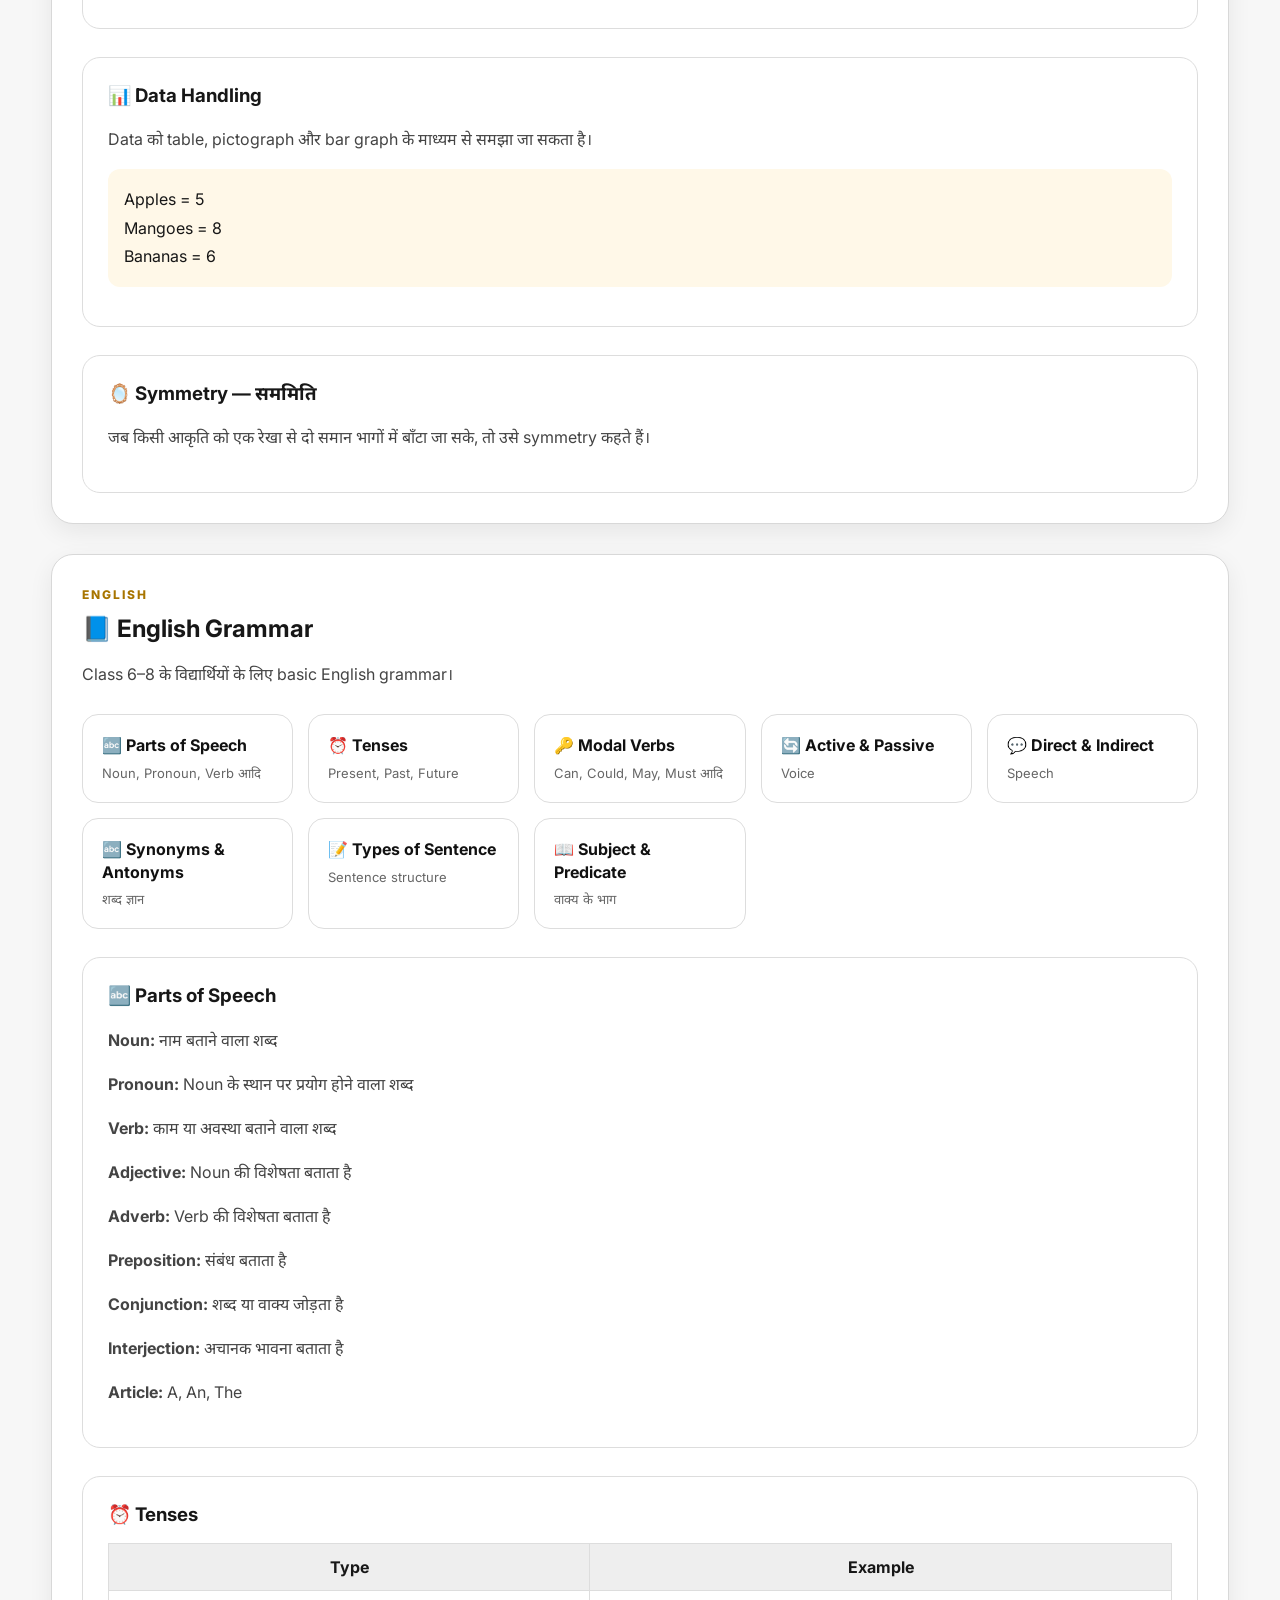
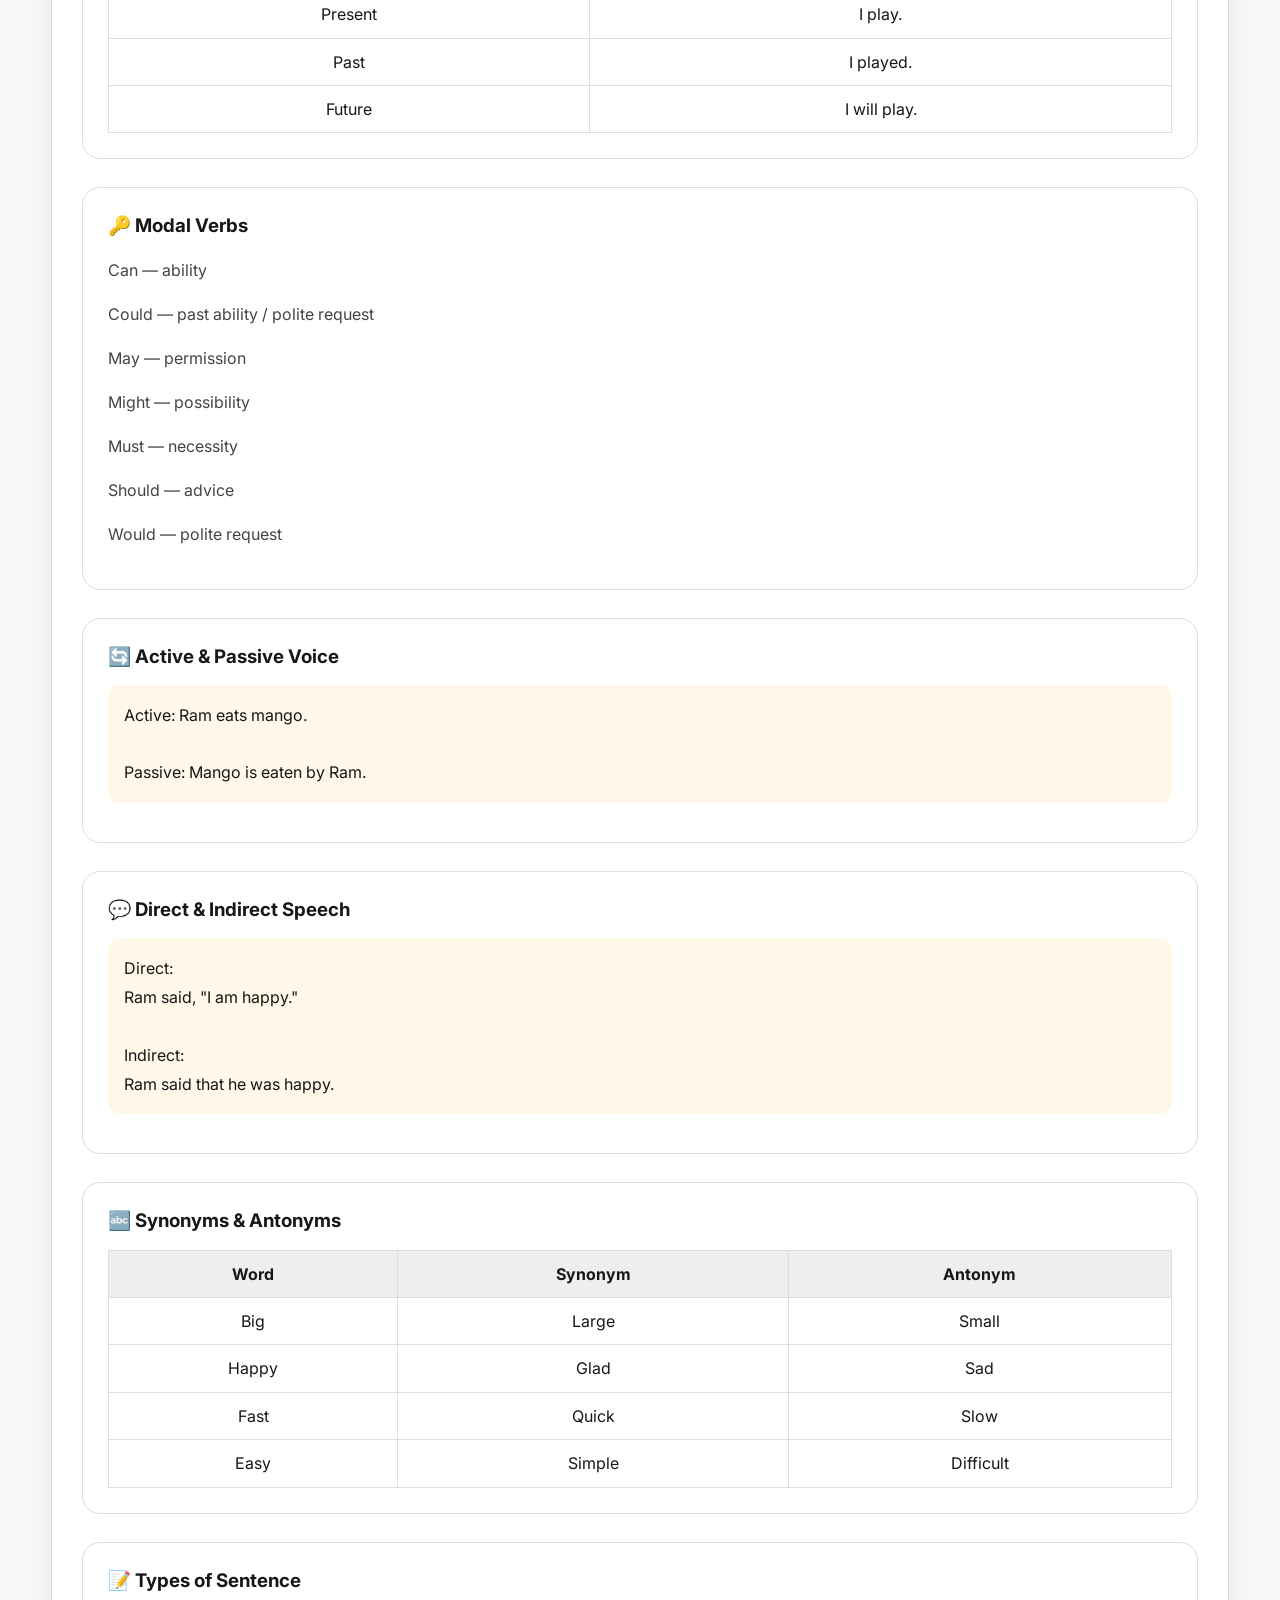
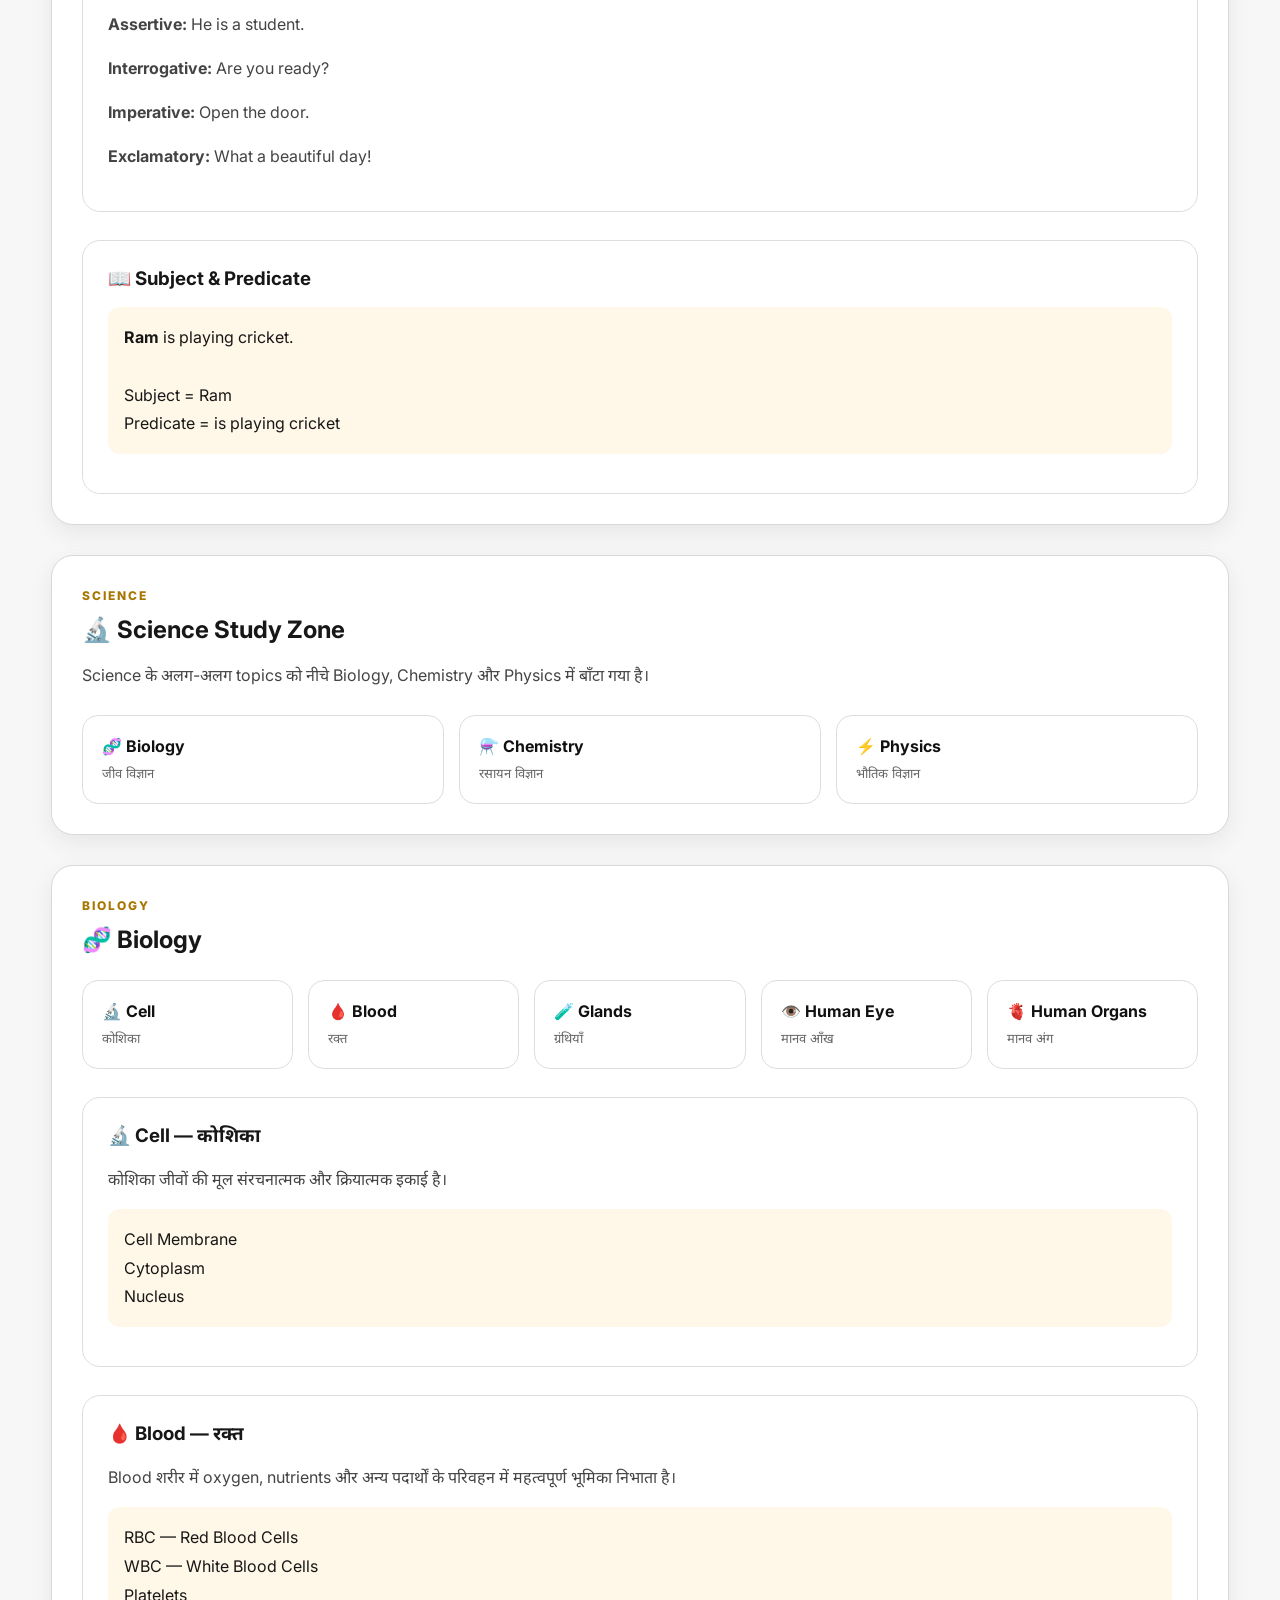
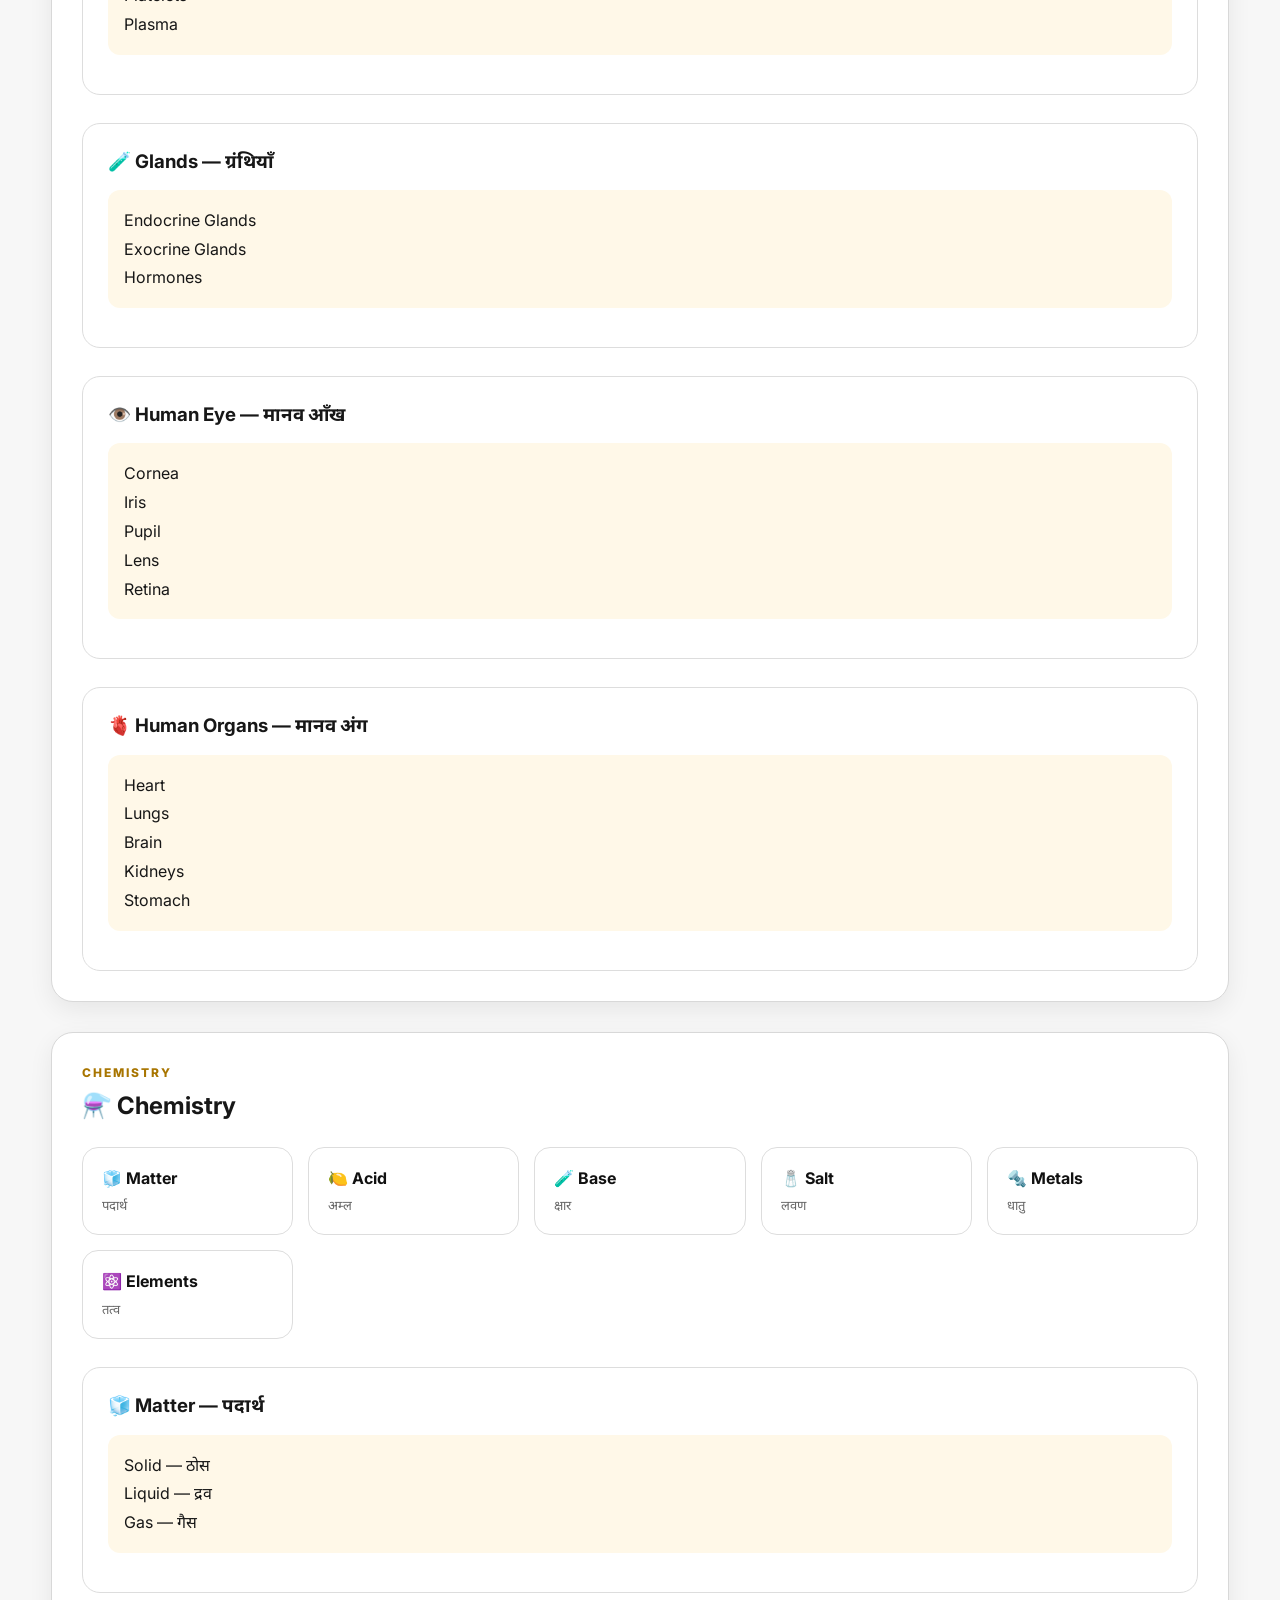
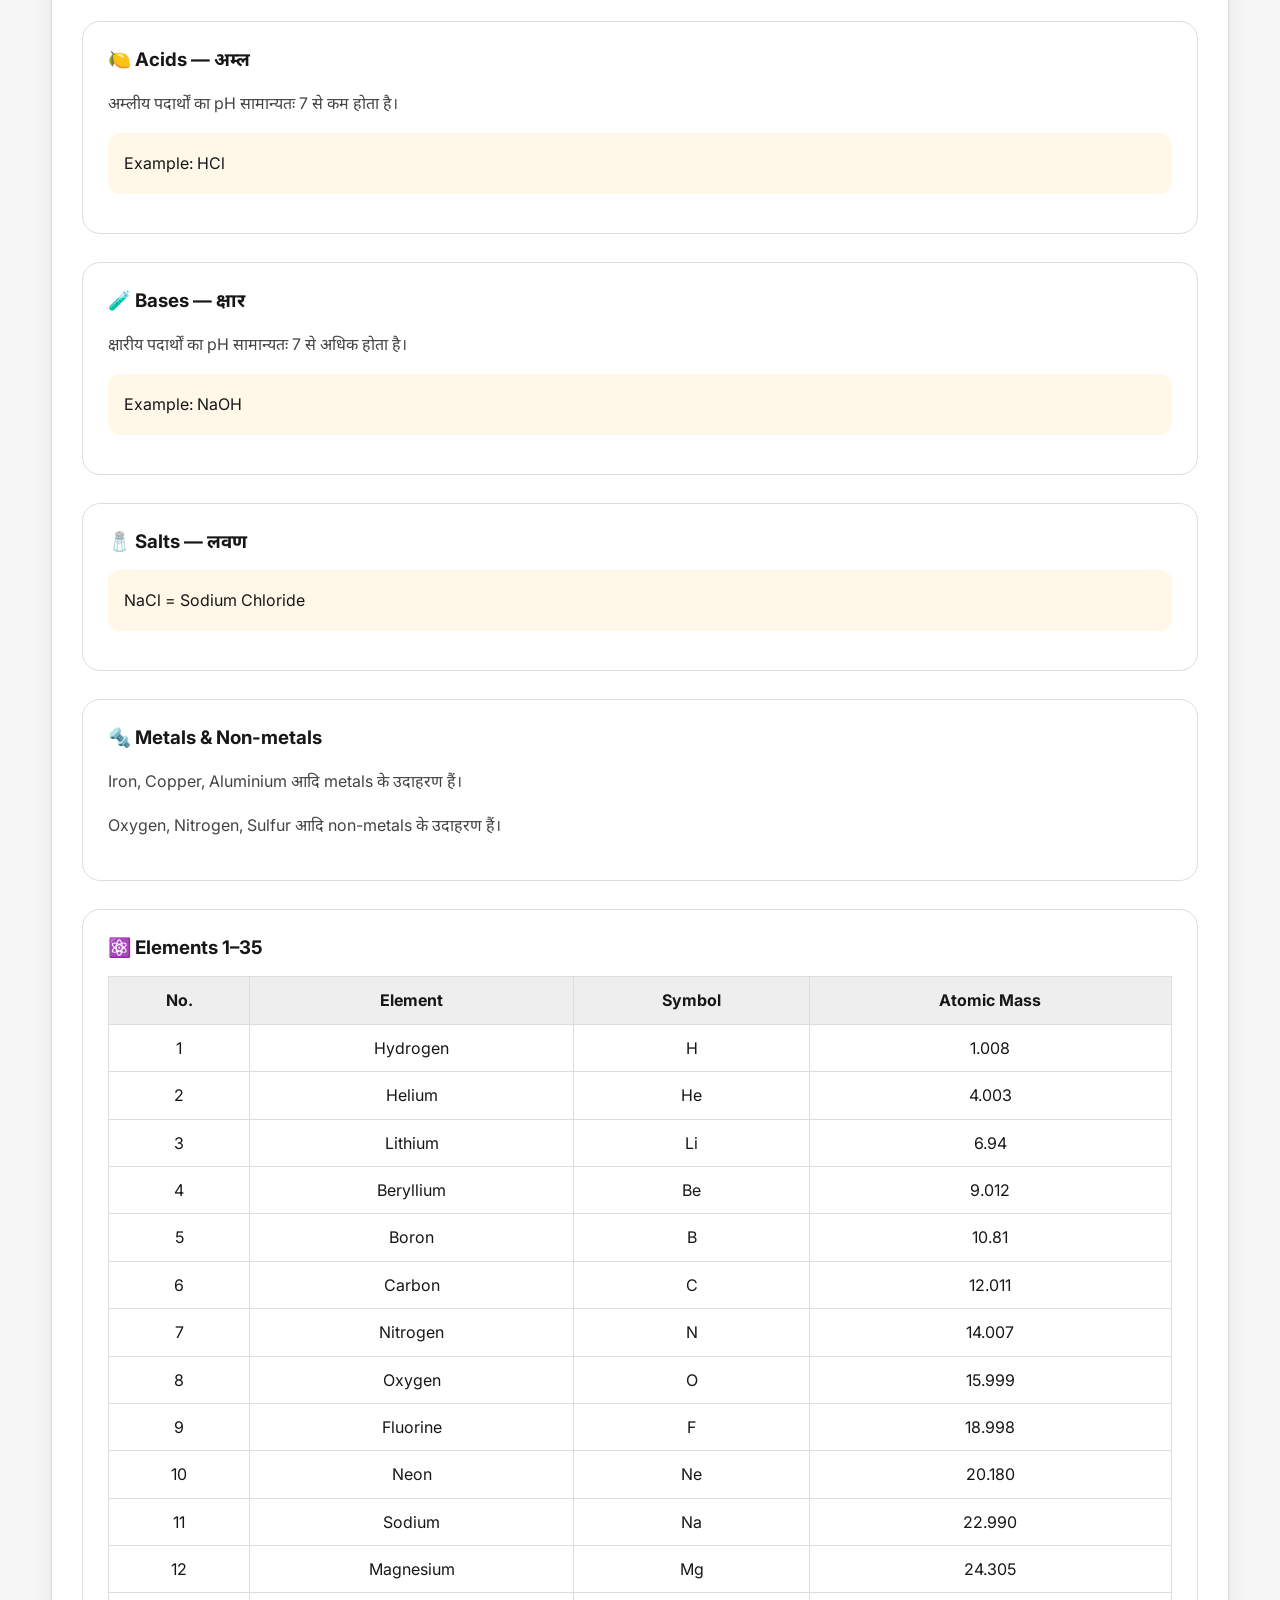
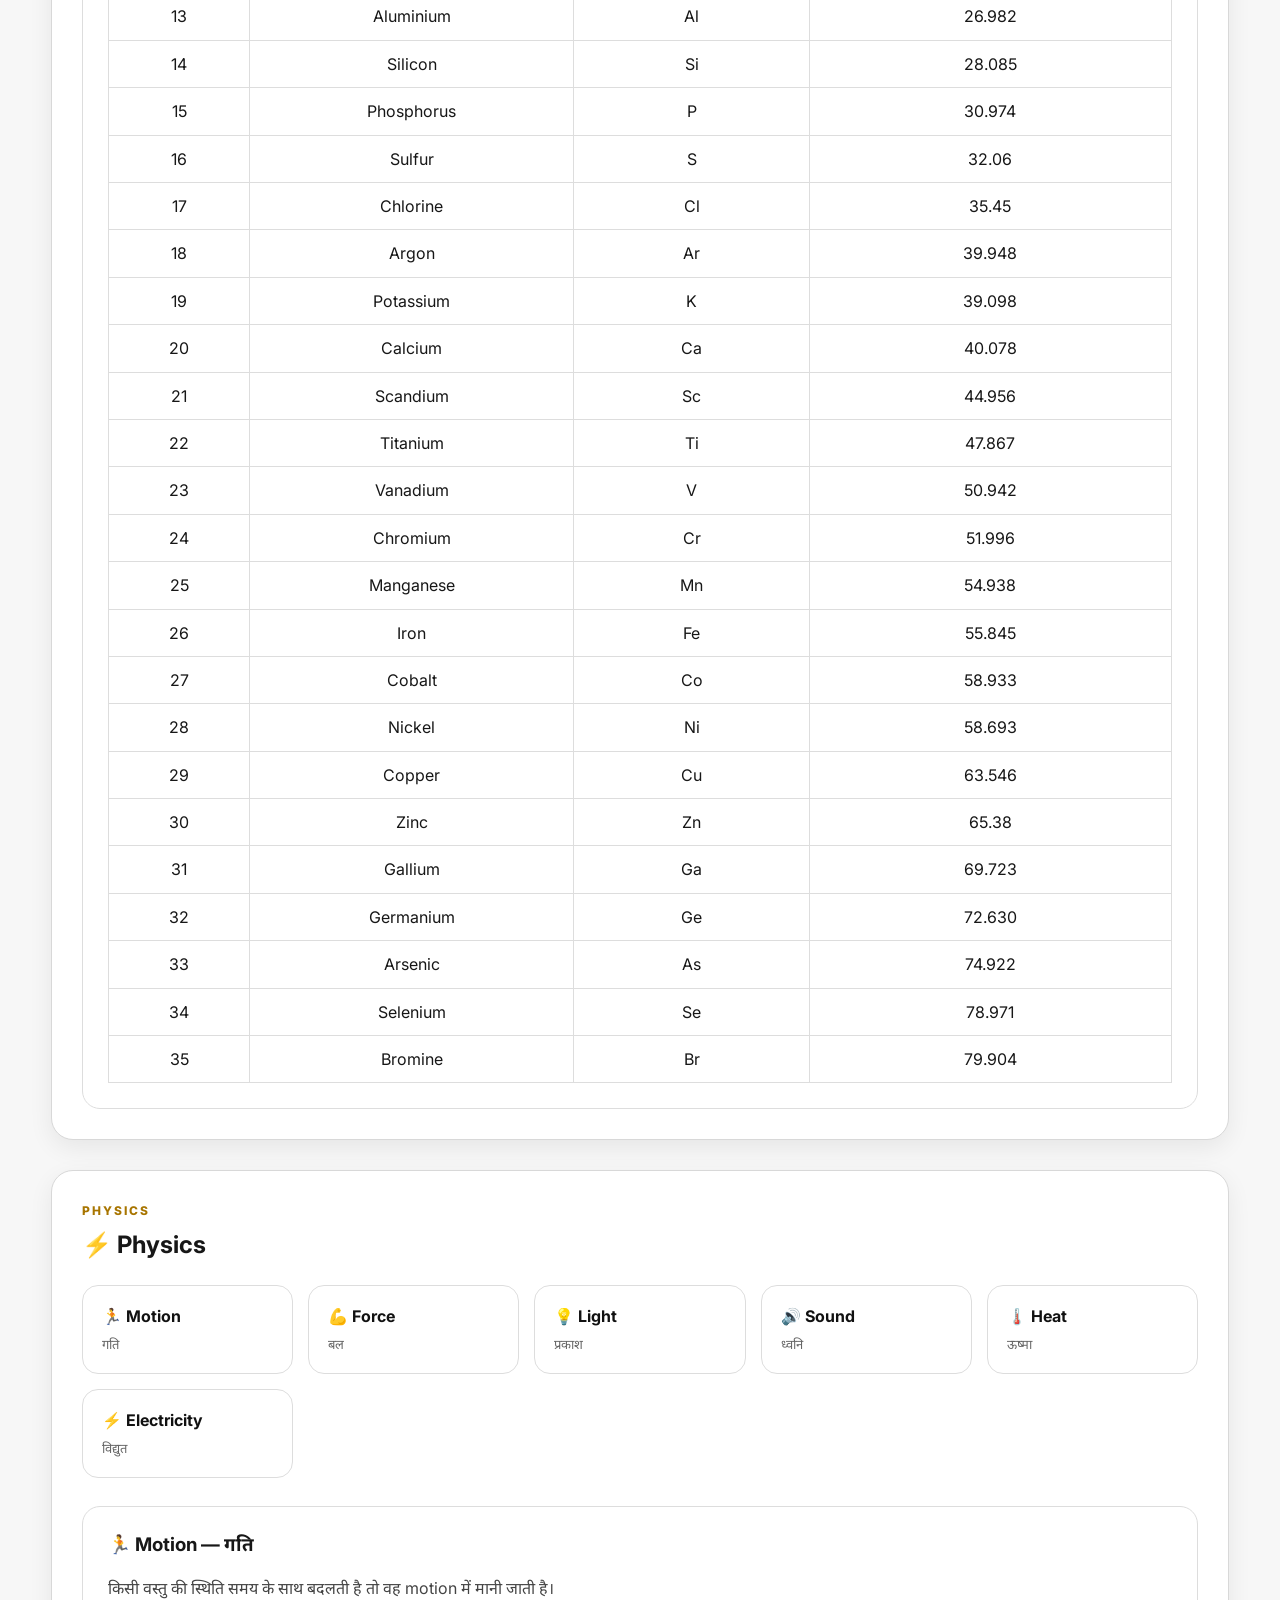
<file: class6-8.html>
<!DOCTYPE html>
<html lang="hi">
<head>

<meta charset="UTF-8">
<meta name="viewport" content="width=device-width, initial-scale=1.0">

<meta name="description"
content="MAX Coaching Classes - Class 6, 7 and 8 Study Material - Maths, English, Science, Biology, Chemistry and Physics">

<title>Class 6–8 Study Zone | MAX Coaching Classes</title>

<link rel="preconnect" href="https://fonts.googleapis.com">
<link rel="preconnect" href="https://fonts.gstatic.com" crossorigin>

<link href="https://fonts.googleapis.com/css2?family=Inter:wght@400;500;600;700;800&family=Noto+Sans+Devanagari:wght@400;500;600;700;800&display=swap"
rel="stylesheet">

<link rel="stylesheet" href="style.css">

<style>

/* =====================================================
   CLASS 6–8 STUDY PAGE
   ===================================================== */

html{
  scroll-behavior:smooth;
}

.study-page,
.study-page *{
  box-sizing:border-box;
}

.study-page{
  width:100%;
  min-height:100vh;
  padding:65px 0;
  overflow:hidden;
  font-family:"Inter","Noto Sans Devanagari",sans-serif;
}

.study-page .container{
  width:min(1200px,92%);
  max-width:1200px;
  margin:0 auto;
}

/* =====================================================
   INTRO
   ===================================================== */

.study-intro{
  width:100%;
  max-width:900px;
  margin:0 auto 35px;
  text-align:center;
}

.study-intro .section-label{
  margin-bottom:12px;
}

.study-intro h1{
  margin:10px 0 18px;
  font-size:clamp(36px,6vw,64px);
  line-height:1.12;
  word-break:normal;
}

.study-intro h1 span{
  display:block;
  color:#c89b3c;
}

.study-intro p{
  max-width:800px;
  margin:0 auto;
  line-height:1.8;
}

/* =====================================================
   BACK BUTTON
   ===================================================== */

.back-btn{
  display:inline-block;
  margin-bottom:30px;
}

/* =====================================================
   SUBJECT MENU
   ===================================================== */

.subject-menu{
  width:100%;
  display:grid;
  grid-template-columns:repeat(3,minmax(0,1fr));
  gap:15px;
  margin:30px 0 40px;
}

.subject-menu a{
  min-width:0;
  display:flex;
  align-items:center;
  justify-content:center;
  min-height:58px;
  padding:15px 12px;
  border-radius:15px;
  background:#151515;
  color:#fff;
  text-decoration:none;
  text-align:center;
  font-weight:700;
  border:1px solid #292929;
  transition:.25s ease;
}

.subject-menu a:hover{
  color:#c89b3c;
  border-color:#c89b3c;
  transform:translateY(-3px);
}

/* =====================================================
   STUDY BOX
   ===================================================== */

.study-box{
  width:100%;
  max-width:100%;
  margin:30px 0;
  padding:30px;
  border-radius:22px;
  background:#f7f7f7;
  color:#111;
  overflow:hidden;
  scroll-margin-top:90px;
}

.study-box h2{
  margin:8px 0 10px;
  line-height:1.3;
}

.study-box > p{
  line-height:1.8;
}

/* =====================================================
   TOPIC MENU
   ===================================================== */

.topic-menu{
  width:100%;
  display:grid;
  grid-template-columns:repeat(auto-fit,minmax(210px,1fr));
  gap:15px;
  margin-top:25px;
}

.topic-link{
  min-width:0;
  display:block;
  padding:19px;
  border-radius:16px;
  background:#fff;
  color:#111;
  border:1px solid #ddd;
  text-decoration:none;
  font-weight:700;
  line-height:1.4;
  transition:.25s ease;
}

.topic-link:hover{
  transform:translateY(-3px);
  border-color:#c89b3c;
  box-shadow:0 8px 22px rgba(0,0,0,.08);
}

.topic-link span{
  display:block;
  margin-top:7px;
  color:#666;
  font-size:13px;
  font-weight:400;
  line-height:1.5;
}

/* =====================================================
   CHAPTER
   ===================================================== */

.chapter{
  width:100%;
  max-width:100%;
  margin-top:28px;
  padding:25px;
  background:#fff;
  border:1px solid #ddd;
  border-radius:18px;
  scroll-margin-top:90px;
  overflow:hidden;
}

.chapter h3{
  margin:0 0 15px;
  line-height:1.4;
}

.chapter p{
  line-height:1.75;
}

.chapter ul{
  line-height:1.9;
}

/* =====================================================
   EXAMPLE
   ===================================================== */

.example{
  width:100%;
  max-width:100%;
  margin:14px 0;
  padding:16px;
  border-radius:12px;
  background:#fff8e8;
  line-height:1.8;
  overflow-wrap:break-word;
}

/* =====================================================
   TABLE
   ===================================================== */

.table-wrap{
  width:100%;
  overflow-x:auto;
  -webkit-overflow-scrolling:touch;
  margin-top:15px;
}

table{
  width:100%;
  min-width:520px;
  border-collapse:collapse;
  background:#fff;
}

th,
td{
  padding:10px;
  border:1px solid #ddd;
  text-align:center;
}

th{
  background:#eee;
}

/* =====================================================
   DETAILS
   ===================================================== */

details{
  margin:10px 0;
  padding:15px;
  background:#fff;
  border:1px solid #ddd;
  border-radius:12px;
}

summary{
  cursor:pointer;
  font-weight:700;
}

/* =====================================================
   POEM
   ===================================================== */

.poem{
  padding:25px;
  background:#fff8e8;
  border-radius:18px;
  line-height:2;
}

.poem hr{
  border:0;
  border-top:1px solid #ddd;
  margin:20px 0;
}

/* =====================================================
   SECTION LABEL
   ===================================================== */

.study-box .section-label{
  font-size:12px;
  letter-spacing:2px;
  font-weight:800;
}

/* =====================================================
   DARK MODE SUPPORT
   ===================================================== */

@media(prefers-color-scheme:dark){

  .study-box{
    background:#111;
    color:#eee;
    border:1px solid #292929;
  }

  .topic-link{
    background:#181818;
    color:#fff;
    border-color:#333;
  }

  .topic-link span{
    color:#aaa;
  }

  .chapter{
    background:#171717;
    color:#eee;
    border-color:#333;
  }

  .example{
    background:#211b0d;
    color:#eee;
  }

  table{
    background:#171717;
    color:#eee;
  }

  th{
    background:#252525;
  }

  th,
  td{
    border-color:#444;
  }

  details{
    background:#181818;
    border-color:#333;
  }

  .poem{
    background:#211b0d;
  }

}

/* =====================================================
   TABLET
   ===================================================== */

@media(max-width:850px){

  .subject-menu{
    grid-template-columns:repeat(2,minmax(0,1fr));
  }

  .study-box{
    padding:25px;
  }

}

/* =====================================================
   MOBILE
   ===================================================== */

@media(max-width:600px){

  .study-page{
    padding:35px 0;
  }

  .study-page .container{
    width:94%;
  }

  .study-intro{
    margin-bottom:25px;
  }

  .study-intro h1{
    font-size:34px;
  }

  .study-intro p{
    font-size:14px;
  }

  .subject-menu{
    grid-template-columns:repeat(2,minmax(0,1fr));
    gap:10px;
    margin:25px 0 30px;
  }

  .subject-menu a{
    min-height:52px;
    padding:12px 7px;
    font-size:13px;
  }

  .study-box{
    padding:18px;
    margin:20px 0;
    border-radius:16px;
  }

  .study-box h2{
    font-size:24px;
  }

  .topic-menu{
    grid-template-columns:1fr;
    gap:10px;
  }

  .topic-link{
    padding:16px;
  }

  .chapter{
    padding:16px;
    margin-top:20px;
    border-radius:14px;
  }

  .chapter h3{
    font-size:20px;
  }

  .example{
    padding:13px;
    font-size:14px;
  }

  .chapter table{
    min-width:580px;
    font-size:13px;
  }

  .poem{
    padding:18px;
    font-size:14px;
  }

}

/* =====================================================
   VERY SMALL MOBILE
   ===================================================== */

@media(max-width:380px){

  .study-page .container{
    width:95%;
  }

  .subject-menu{
    grid-template-columns:1fr;
  }

  .study-intro h1{
    font-size:31px;
  }

}

</style>

</head>


<body>


<!-- =====================================================
     HEADER
     ===================================================== -->

<header class="header">

  <div class="container nav">

    <a class="brand" href="index.html">

      <span class="brand-max">
        MAX
      </span>

      <span>
        COACHING CLASSES
      </span>

      <small>
        ODAR • VARANASI
      </small>

    </a>


    <nav class="nav-links">

      <a href="index.html">
        Home
      </a>

      <a href="index.html#courses">
        Courses
      </a>

      <a href="index.html#faculty">
        Faculty
      </a>

      <a href="index.html#contact">
        Contact
      </a>

    </nav>

  </div>

</header>


<!-- =====================================================
     MAIN
     ===================================================== -->

<main>

<section class="study-page">

<div class="container">


<!-- BACK -->

<a href="index.html" class="btn btn-outline back-btn">
  ← Back to MAX Coaching
</a>


<!-- =====================================================
     INTRO
     ===================================================== -->

<div class="study-intro">

  <div class="section-label">
    MAX STUDY ZONE
  </div>

  <h1>
    CLASS 6–8
    <span>Study Material</span>
  </h1>

  <p>
    Class 6, 7 और 8 के विद्यार्थियों के लिए
    Maths, English और Science का आसान,
    chapter-wise study material।
    पढ़ें, समझें और practice करें।
  </p>

</div>


<!-- =====================================================
     SUBJECT MENU
     ===================================================== -->

<div class="subject-menu">

  <a href="#english">
    📘 English
  </a>

  <a href="#maths">
    ➗ Maths
  </a>

  <a href="#science">
    🔬 Science
  </a>

  <a href="#biology">
    🧬 Biology
  </a>

  <a href="#chemistry">
    ⚗️ Chemistry
  </a>

  <a href="#physics">
    ⚡ Physics
  </a>

</div>


<!-- =====================================================
     MATHS
     ===================================================== -->

<section id="maths" class="study-box">

  <div class="section-label">
    MATHEMATICS
  </div>

  <h2>
    ➗ Maths — Chapter Wise
  </h2>

  <p>
    जिस topic को पढ़ना हो उस पर click करें।
  </p>


  <div class="topic-menu">

    <a class="topic-link" href="#m-number">
      🔢 Number System
      <span>संख्याएँ और उनके प्रकार</span>
    </a>

    <a class="topic-link" href="#m-integer">
      ➕ Integers
      <span>धनात्मक और ऋणात्मक संख्याएँ</span>
    </a>

    <a class="topic-link" href="#m-fraction">
      🍕 Fractions
      <span>भिन्न और उनके operations</span>
    </a>

    <a class="topic-link" href="#m-decimal">
      🔢 Decimals
      <span>दशमलव संख्याएँ</span>
    </a>

    <a class="topic-link" href="#m-ratio">
      ⚖️ Ratio & Proportion
      <span>अनुपात और समानुपात</span>
    </a>

    <a class="topic-link" href="#m-percentage">
      💯 Percentage
      <span>प्रतिशत</span>
    </a>

    <a class="topic-link" href="#m-profit">
      💰 Profit & Loss
      <span>लाभ और हानि</span>
    </a>

    <a class="topic-link" href="#m-discount">
      🏷️ Discount
      <span>छूट</span>
    </a>

    <a class="topic-link" href="#m-algebra">
      🔤 Algebra
      <span>बीजगणित की शुरुआत</span>
    </a>

    <a class="topic-link" href="#m-equation">
      🟰 Equations
      <span>समीकरण</span>
    </a>

    <a class="topic-link" href="#m-line">
      📏 Lines & Angles
      <span>रेखा और कोण</span>
    </a>

    <a class="topic-link" href="#m-triangle">
      🔺 Triangle
      <span>त्रिभुज</span>
    </a>

    <a class="topic-link" href="#m-quadrilateral">
      ⬛ Quadrilateral
      <span>चतुर्भुज</span>
    </a>

    <a class="topic-link" href="#m-mensuration">
      📐 Mensuration
      <span>क्षेत्रफल और परिमाप</span>
    </a>

    <a class="topic-link" href="#m-data">
      📊 Data Handling
      <span>आँकड़ों का प्रबंधन</span>
    </a>

    <a class="topic-link" href="#m-symmetry">
      🪞 Symmetry
      <span>सममिति</span>
    </a>

  </div>


  <div id="m-number" class="chapter">

    <h3>
      🔢 Number System
    </h3>

    <p>
      संख्याओं को उनके गुणों के आधार पर अलग-अलग प्रकार में समझा जाता है।
    </p>

    <div class="example">

      Natural Numbers:
      1, 2, 3, 4, 5...

      <br><br>

      Whole Numbers:
      0, 1, 2, 3, 4...

      <br><br>

      Prime Numbers:
      2, 3, 5, 7, 11...

      <br><br>

      Composite Numbers:
      4, 6, 8, 9, 10...

    </div>

  </div>


  <div id="m-integer" class="chapter">

    <h3>
      ➕ Integers — पूर्णांक
    </h3>

    <div class="example">

      ... −3, −2, −1, 0, 1, 2, 3 ...

      <br><br>

      5 + (−2) = <b>3</b>

      <br>

      3 − 5 = <b>−2</b>

    </div>

  </div>


  <div id="m-fraction" class="chapter">

    <h3>
      🍕 Fractions — भिन्न
    </h3>

    <p>
      भिन्न में ऊपर की संख्या <b>अंश</b> और नीचे की संख्या
      <b>हर</b> कहलाती है।
    </p>

    <div class="example">

      2/3 + 4/5

      <br><br>

      LCM of 3 and 5 = 15

      <br>

      2/3 = 10/15

      <br>

      4/5 = 12/15

      <br><br>

      उत्तर = <b>22/15</b>

    </div>

    <div class="example">

      4/2 − 4/3

      <br>

      = 2 − 4/3

      <br>

      = <b>2/3</b>

    </div>

    <div class="example">

      2/5 × 9/4

      <br>

      = 18/20

      <br>

      = <b>9/10</b>

    </div>

    <div class="example">

      4/5 ÷ 4/7

      <br>

      = 4/5 × 7/4

      <br>

      = <b>7/5</b>

    </div>

  </div>


  <div id="m-decimal" class="chapter">

    <h3>
      🔢 Decimals — दशमलव
    </h3>

    <div class="example">

      0.5 = 5/10

      <br>

      0.25 = 25/100

      <br>

      1.50 + 2.25 = <b>3.75</b>

    </div>

  </div>


  <div id="m-ratio" class="chapter">

    <h3>
      ⚖️ Ratio & Proportion
    </h3>

    <div class="example">

      2 : 3

      <br><br>

      अगर 2 लड़के और 3 लड़कियाँ हैं,

      <br>

      लड़के : लड़कियाँ = <b>2 : 3</b>

      <br><br>

      2 : 3 = 4 : 6

    </div>

  </div>


  <div id="m-percentage" class="chapter">

    <h3>
      💯 Percentage — प्रतिशत
    </h3>

    <div class="example">

      Percentage =
      (Value ÷ Total) × 100

      <br><br>

      20% of 250

      <br>

      = 20/100 × 250

      <br>

      = <b>50</b>

    </div>

  </div>


  <div id="m-profit" class="chapter">

    <h3>
      💰 Profit & Loss — लाभ और हानि
    </h3>

    <div class="example">

      CP = Cost Price

      <br>

      SP = Selling Price

      <br><br>

      Profit = SP − CP

      <br>

      Loss = CP − SP

      <br><br>

      CP = ₹100

      <br>

      SP = ₹120

      <br>

      Profit = 120 − 100 = <b>₹20</b>

    </div>

  </div>


  <div id="m-discount" class="chapter">

    <h3>
      🏷️ Discount — छूट
    </h3>

    <div class="example">

      Marked Price = ₹500

      <br>

      Discount = 10%

      <br><br>

      Discount = 10/100 × 500

      <br>

      = ₹50

      <br><br>

      Selling Price = ₹500 − ₹50

      <br>

      = <b>₹450</b>

    </div>

  </div>


  <div id="m-algebra" class="chapter">

    <h3>
      🔤 Algebra — बीजगणित
    </h3>

    <div class="example">

      x + 5 = 12

      <br><br>

      x = 12 − 5

      <br>

      x = <b>7</b>

    </div>

  </div>


  <div id="m-equation" class="chapter">

    <h3>
      🟰 Simple Equations
    </h3>

    <div class="example">

      2x = 10

      <br>

      x = 10 ÷ 2

      <br>

      x = <b>5</b>

    </div>

  </div>


  <div id="m-line" class="chapter">

    <h3>
      📏 Lines & Angles
    </h3>

    <div class="example">

      Straight Angle = <b>180°</b>

      <br>

      Right Angle = <b>90°</b>

      <br>

      Acute Angle &lt; 90°

      <br>

      Obtuse Angle &gt; 90° और &lt; 180°

    </div>

  </div>


  <div id="m-triangle" class="chapter">

    <h3>
      🔺 Triangle — त्रिभुज
    </h3>

    <div class="example">

      Triangle के तीनों angles का योग:

      <br>

      <b>180°</b>

      <br><br>

      Types:

      <br>

      Equilateral

      <br>

      Isosceles

      <br>

      Scalene

      <br>

      Right Angled

    </div>

  </div>


  <div id="m-quadrilateral" class="chapter">

    <h3>
      ⬛ Quadrilateral — चतुर्भुज
    </h3>

    <div class="example">

      Quadrilateral में 4 sides होती हैं।

      <br><br>

      Square

      <br>

      Rectangle

      <br>

      Parallelogram

      <br>

      Rhombus

      <br>

      Trapezium

    </div>

  </div>


  <div id="m-mensuration" class="chapter">

    <h3>
      📐 Mensuration
    </h3>

    <div class="example">

      Rectangle Area =
      Length × Breadth

      <br><br>

      Square Area =
      Side × Side

      <br><br>

      Rectangle Perimeter =
      2(L + B)

      <br><br>

      Square Perimeter =
      4 × Side

    </div>

  </div>


  <div id="m-data" class="chapter">

    <h3>
      📊 Data Handling
    </h3>

    <p>
      Data को table, pictograph और bar graph के माध्यम से समझा जा सकता है।
    </p>

    <div class="example">

      Apples = 5

      <br>

      Mangoes = 8

      <br>

      Bananas = 6

    </div>

  </div>


  <div id="m-symmetry" class="chapter">

    <h3>
      🪞 Symmetry — सममिति
    </h3>

    <p>
      जब किसी आकृति को एक रेखा से दो समान भागों में बाँटा जा सके,
      तो उसे symmetry कहते हैं।
    </p>

  </div>

</section>


<!-- =====================================================
     ENGLISH
     ===================================================== -->

<section id="english" class="study-box">

  <div class="section-label">
    ENGLISH
  </div>

  <h2>
    📘 English Grammar
  </h2>

  <p>
    Class 6–8 के विद्यार्थियों के लिए basic English grammar।
  </p>


  <div class="topic-menu">

    <a class="topic-link" href="#e-parts">
      🔤 Parts of Speech
      <span>Noun, Pronoun, Verb आदि</span>
    </a>

    <a class="topic-link" href="#e-tense">
      ⏰ Tenses
      <span>Present, Past, Future</span>
    </a>

    <a class="topic-link" href="#e-modal">
      🔑 Modal Verbs
      <span>Can, Could, May, Must आदि</span>
    </a>

    <a class="topic-link" href="#e-voice">
      🔄 Active & Passive
      <span>Voice</span>
    </a>

    <a class="topic-link" href="#e-speech">
      💬 Direct & Indirect
      <span>Speech</span>
    </a>

    <a class="topic-link" href="#e-word">
      🔤 Synonyms & Antonyms
      <span>शब्द ज्ञान</span>
    </a>

    <a class="topic-link" href="#e-sentence">
      📝 Types of Sentence
      <span>Sentence structure</span>
    </a>

    <a class="topic-link" href="#e-subject">
      📖 Subject & Predicate
      <span>वाक्य के भाग</span>
    </a>

  </div>


  <div id="e-parts" class="chapter">

    <h3>
      🔤 Parts of Speech
    </h3>

    <p>
      <b>Noun:</b> नाम बताने वाला शब्द
    </p>

    <p>
      <b>Pronoun:</b> Noun के स्थान पर प्रयोग होने वाला शब्द
    </p>

    <p>
      <b>Verb:</b> काम या अवस्था बताने वाला शब्द
    </p>

    <p>
      <b>Adjective:</b> Noun की विशेषता बताता है
    </p>

    <p>
      <b>Adverb:</b> Verb की विशेषता बताता है
    </p>

    <p>
      <b>Preposition:</b> संबंध बताता है
    </p>

    <p>
      <b>Conjunction:</b> शब्द या वाक्य जोड़ता है
    </p>

    <p>
      <b>Interjection:</b> अचानक भावना बताता है
    </p>

    <p>
      <b>Article:</b> A, An, The
    </p>

  </div>


  <div id="e-tense" class="chapter">

    <h3>
      ⏰ Tenses
    </h3>

    <div class="table-wrap">

      <table>

        <tr>
          <th>Type</th>
          <th>Example</th>
        </tr>

        <tr>
          <td>Present</td>
          <td>I play.</td>
        </tr>

        <tr>
          <td>Past</td>
          <td>I played.</td>
        </tr>

        <tr>
          <td>Future</td>
          <td>I will play.</td>
        </tr>

      </table>

    </div>

  </div>


  <div id="e-modal" class="chapter">

    <h3>
      🔑 Modal Verbs
    </h3>

    <p>Can — ability</p>
    <p>Could — past ability / polite request</p>
    <p>May — permission</p>
    <p>Might — possibility</p>
    <p>Must — necessity</p>
    <p>Should — advice</p>
    <p>Would — polite request</p>

  </div>


  <div id="e-voice" class="chapter">

    <h3>
      🔄 Active & Passive Voice
    </h3>

    <div class="example">

      Active:
      Ram eats mango.

      <br><br>

      Passive:
      Mango is eaten by Ram.

    </div>

  </div>


  <div id="e-speech" class="chapter">

    <h3>
      💬 Direct & Indirect Speech
    </h3>

    <div class="example">

      Direct:

      <br>

      Ram said, "I am happy."

      <br><br>

      Indirect:

      <br>

      Ram said that he was happy.

    </div>

  </div>


  <div id="e-word" class="chapter">

    <h3>
      🔤 Synonyms & Antonyms
    </h3>

    <div class="table-wrap">

      <table>

        <tr>
          <th>Word</th>
          <th>Synonym</th>
          <th>Antonym</th>
        </tr>

        <tr>
          <td>Big</td>
          <td>Large</td>
          <td>Small</td>
        </tr>

        <tr>
          <td>Happy</td>
          <td>Glad</td>
          <td>Sad</td>
        </tr>

        <tr>
          <td>Fast</td>
          <td>Quick</td>
          <td>Slow</td>
        </tr>

        <tr>
          <td>Easy</td>
          <td>Simple</td>
          <td>Difficult</td>
        </tr>

      </table>

    </div>

  </div>


  <div id="e-sentence" class="chapter">

    <h3>
      📝 Types of Sentence
    </h3>

    <p>
      <b>Assertive:</b> He is a student.
    </p>

    <p>
      <b>Interrogative:</b> Are you ready?
    </p>

    <p>
      <b>Imperative:</b> Open the door.
    </p>

    <p>
      <b>Exclamatory:</b> What a beautiful day!
    </p>

  </div>


  <div id="e-subject" class="chapter">

    <h3>
      📖 Subject & Predicate
    </h3>

    <div class="example">

      <b>Ram</b> is playing cricket.

      <br><br>

      Subject = Ram

      <br>

      Predicate = is playing cricket

    </div>

  </div>

</section>


<!-- =====================================================
     SCIENCE MAIN
     ===================================================== -->

<section id="science" class="study-box">

  <div class="section-label">
    SCIENCE
  </div>

  <h2>
    🔬 Science Study Zone
  </h2>

  <p>
    Science के अलग-अलग topics को नीचे Biology,
    Chemistry और Physics में बाँटा गया है।
  </p>


  <div class="topic-menu">

    <a class="topic-link" href="#biology">
      🧬 Biology
      <span>जीव विज्ञान</span>
    </a>

    <a class="topic-link" href="#chemistry">
      ⚗️ Chemistry
      <span>रसायन विज्ञान</span>
    </a>

    <a class="topic-link" href="#physics">
      ⚡ Physics
      <span>भौतिक विज्ञान</span>
    </a>

  </div>

</section>


<!-- =====================================================
     BIOLOGY
     ===================================================== -->

<section id="biology" class="study-box">

  <div class="section-label">
    BIOLOGY
  </div>

  <h2>
    🧬 Biology
  </h2>


  <div class="topic-menu">

    <a class="topic-link" href="#bio-cell">
      🔬 Cell
      <span>कोशिका</span>
    </a>

    <a class="topic-link" href="#bio-blood">
      🩸 Blood
      <span>रक्त</span>
    </a>

    <a class="topic-link" href="#bio-gland">
      🧪 Glands
      <span>ग्रंथियाँ</span>
    </a>

    <a class="topic-link" href="#bio-eye">
      👁️ Human Eye
      <span>मानव आँख</span>
    </a>

    <a class="topic-link" href="#bio-organ">
      🫀 Human Organs
      <span>मानव अंग</span>
    </a>

  </div>


  <div id="bio-cell" class="chapter">

    <h3>
      🔬 Cell — कोशिका
    </h3>

    <p>
      कोशिका जीवों की मूल संरचनात्मक और क्रियात्मक इकाई है।
    </p>

    <div class="example">

      Cell Membrane

      <br>

      Cytoplasm

      <br>

      Nucleus

    </div>

  </div>


  <div id="bio-blood" class="chapter">

    <h3>
      🩸 Blood — रक्त
    </h3>

    <p>
      Blood शरीर में oxygen, nutrients और अन्य पदार्थों
      के परिवहन में महत्वपूर्ण भूमिका निभाता है।
    </p>

    <div class="example">

      RBC — Red Blood Cells

      <br>

      WBC — White Blood Cells

      <br>

      Platelets

      <br>

      Plasma

    </div>

  </div>


  <div id="bio-gland" class="chapter">

    <h3>
      🧪 Glands — ग्रंथियाँ
    </h3>

    <div class="example">

      Endocrine Glands

      <br>

      Exocrine Glands

      <br>

      Hormones

    </div>

  </div>


  <div id="bio-eye" class="chapter">

    <h3>
      👁️ Human Eye — मानव आँख
    </h3>

    <div class="example">

      Cornea

      <br>

      Iris

      <br>

      Pupil

      <br>

      Lens

      <br>

      Retina

    </div>

  </div>


  <div id="bio-organ" class="chapter">

    <h3>
      🫀 Human Organs — मानव अंग
    </h3>

    <div class="example">

      Heart

      <br>

      Lungs

      <br>

      Brain

      <br>

      Kidneys

      <br>

      Stomach

    </div>

  </div>

</section>


<!-- =====================================================
     CHEMISTRY
     ===================================================== -->

<section id="chemistry" class="study-box">

  <div class="section-label">
    CHEMISTRY
  </div>

  <h2>
    ⚗️ Chemistry
  </h2>


  <div class="topic-menu">

    <a class="topic-link" href="#chem-matter">
      🧊 Matter
      <span>पदार्थ</span>
    </a>

    <a class="topic-link" href="#chem-acid">
      🍋 Acid
      <span>अम्ल</span>
    </a>

    <a class="topic-link" href="#chem-base">
      🧪 Base
      <span>क्षार</span>
    </a>

    <a class="topic-link" href="#chem-salt">
      🧂 Salt
      <span>लवण</span>
    </a>

    <a class="topic-link" href="#chem-metal">
      🔩 Metals
      <span>धातु</span>
    </a>

    <a class="topic-link" href="#chem-element">
      ⚛️ Elements
      <span>तत्व</span>
    </a>

  </div>


  <div id="chem-matter" class="chapter">

    <h3>
      🧊 Matter — पदार्थ
    </h3>

    <div class="example">

      Solid — ठोस

      <br>

      Liquid — द्रव

      <br>

      Gas — गैस

    </div>

  </div>


  <div id="chem-acid" class="chapter">

    <h3>
      🍋 Acids — अम्ल
    </h3>

    <p>
      अम्लीय पदार्थों का pH सामान्यतः 7 से कम होता है।
    </p>

    <div class="example">
      Example: HCl
    </div>

  </div>


  <div id="chem-base" class="chapter">

    <h3>
      🧪 Bases — क्षार
    </h3>

    <p>
      क्षारीय पदार्थों का pH सामान्यतः 7 से अधिक होता है।
    </p>

    <div class="example">
      Example: NaOH
    </div>

  </div>


  <div id="chem-salt" class="chapter">

    <h3>
      🧂 Salts — लवण
    </h3>

    <div class="example">

      NaCl = Sodium Chloride

    </div>

  </div>


  <div id="chem-metal" class="chapter">

    <h3>
      🔩 Metals & Non-metals
    </h3>

    <p>
      Iron, Copper, Aluminium आदि metals के उदाहरण हैं।
    </p>

    <p>
      Oxygen, Nitrogen, Sulfur आदि non-metals के उदाहरण हैं।
    </p>

  </div>


  <div id="chem-element" class="chapter">

    <h3>
      ⚛️ Elements 1–35
    </h3>

    <div class="table-wrap">

      <table>

        <tr>
          <th>No.</th>
          <th>Element</th>
          <th>Symbol</th>
          <th>Atomic Mass</th>
        </tr>

        <tr><td>1</td><td>Hydrogen</td><td>H</td><td>1.008</td></tr>
        <tr><td>2</td><td>Helium</td><td>He</td><td>4.003</td></tr>
        <tr><td>3</td><td>Lithium</td><td>Li</td><td>6.94</td></tr>
        <tr><td>4</td><td>Beryllium</td><td>Be</td><td>9.012</td></tr>
        <tr><td>5</td><td>Boron</td><td>B</td><td>10.81</td></tr>
        <tr><td>6</td><td>Carbon</td><td>C</td><td>12.011</td></tr>
        <tr><td>7</td><td>Nitrogen</td><td>N</td><td>14.007</td></tr>
        <tr><td>8</td><td>Oxygen</td><td>O</td><td>15.999</td></tr>
        <tr><td>9</td><td>Fluorine</td><td>F</td><td>18.998</td></tr>
        <tr><td>10</td><td>Neon</td><td>Ne</td><td>20.180</td></tr>
        <tr><td>11</td><td>Sodium</td><td>Na</td><td>22.990</td></tr>
        <tr><td>12</td><td>Magnesium</td><td>Mg</td><td>24.305</td></tr>
        <tr><td>13</td><td>Aluminium</td><td>Al</td><td>26.982</td></tr>
        <tr><td>14</td><td>Silicon</td><td>Si</td><td>28.085</td></tr>
        <tr><td>15</td><td>Phosphorus</td><td>P</td><td>30.974</td></tr>
        <tr><td>16</td><td>Sulfur</td><td>S</td><td>32.06</td></tr>
        <tr><td>17</td><td>Chlorine</td><td>Cl</td><td>35.45</td></tr>
        <tr><td>18</td><td>Argon</td><td>Ar</td><td>39.948</td></tr>
        <tr><td>19</td><td>Potassium</td><td>K</td><td>39.098</td></tr>
        <tr><td>20</td><td>Calcium</td><td>Ca</td><td>40.078</td></tr>
        <tr><td>21</td><td>Scandium</td><td>Sc</td><td>44.956</td></tr>
        <tr><td>22</td><td>Titanium</td><td>Ti</td><td>47.867</td></tr>
        <tr><td>23</td><td>Vanadium</td><td>V</td><td>50.942</td></tr>
        <tr><td>24</td><td>Chromium</td><td>Cr</td><td>51.996</td></tr>
        <tr><td>25</td><td>Manganese</td><td>Mn</td><td>54.938</td></tr>
        <tr><td>26</td><td>Iron</td><td>Fe</td><td>55.845</td></tr>
        <tr><td>27</td><td>Cobalt</td><td>Co</td><td>58.933</td></tr>
        <tr><td>28</td><td>Nickel</td><td>Ni</td><td>58.693</td></tr>
        <tr><td>29</td><td>Copper</td><td>Cu</td><td>63.546</td></tr>
        <tr><td>30</td><td>Zinc</td><td>Zn</td><td>65.38</td></tr>
        <tr><td>31</td><td>Gallium</td><td>Ga</td><td>69.723</td></tr>
        <tr><td>32</td><td>Germanium</td><td>Ge</td><td>72.630</td></tr>
        <tr><td>33</td><td>Arsenic</td><td>As</td><td>74.922</td></tr>
        <tr><td>34</td><td>Selenium</td><td>Se</td><td>78.971</td></tr>
        <tr><td>35</td><td>Bromine</td><td>Br</td><td>79.904</td></tr>

      </table>

    </div>

  </div>

</section>


<!-- =====================================================
     PHYSICS
     ===================================================== -->

<section id="physics" class="study-box">

  <div class="section-label">
    PHYSICS
  </div>

  <h2>
    ⚡ Physics
  </h2>


  <div class="topic-menu">

    <a class="topic-link" href="#phy-motion">
      🏃 Motion
      <span>गति</span>
    </a>

    <a class="topic-link" href="#phy-force">
      💪 Force
      <span>बल</span>
    </a>

    <a class="topic-link" href="#phy-light">
      💡 Light
      <span>प्रकाश</span>
    </a>

    <a class="topic-link" href="#phy-sound">
      🔊 Sound
      <span>ध्वनि</span>
    </a>

    <a class="topic-link" href="#phy-heat">
      🌡️ Heat
      <span>ऊष्मा</span>
    </a>

    <a class="topic-link" href="#phy-electric">
      ⚡ Electricity
      <span>विद्युत</span>
    </a>

  </div>


  <div id="phy-motion" class="chapter">

    <h3>
      🏃 Motion — गति
    </h3>

    <p>
      किसी वस्तु की स्थिति समय के साथ बदलती है
      तो वह motion में मानी जाती है।
    </p>

    <div class="example">

      Speed = Distance ÷ Time

    </div>

  </div>


  <div id="phy-force" class="chapter">

    <h3>
      💪 Force — बल
    </h3>

    <p>
      बल किसी वस्तु की गति, दिशा या आकार में
      परिवर्तन कर सकता है।
    </p>

  </div>


  <div id="phy-light" class="chapter">

    <h3>
      💡 Light — प्रकाश
    </h3>

    <div class="example">

      Reflection

      <br>

      Shadows

      <br>

      Transparent

      <br>

      Opaque

    </div>

  </div>


  <div id="phy-sound" class="chapter">

    <h3>
      🔊 Sound — ध्वनि
    </h3>

    <p>
      ध्वनि कंपन से उत्पन्न होती है।
    </p>

  </div>


  <div id="phy-heat" class="chapter">

    <h3>
      🌡️ Heat — ऊष्मा
    </h3>

    <p>
      Temperature, heat और temperature measurement
      के basic concepts।
    </p>

  </div>


  <div id="phy-electric" class="chapter">

    <h3>
      ⚡ Electricity — विद्युत
    </h3>

    <div class="example">

      Electric Cell

      <br>

      Electric Circuit

      <br>

      Switch

      <br>

      Conductor

      <br>

      Insulator

    </div>

  </div>

</section>


<!-- =====================================================
     PRACTICE
     ===================================================== -->

<section class="study-box">

  <div class="section-label">
    PRACTICE
  </div>

  <h2>
    📝 Quick Practice
  </h2>


  <details>

    <summary>
      Maths
    </summary>

    <p>
      20% of 250 कितना होगा?
    </p>

  </details>


  <details>

    <summary>
      English
    </summary>

    <p>
      Identify the noun:
      "Ram plays cricket."
    </p>

  </details>


  <details>

    <summary>
      Biology
    </summary>

    <p>
      जीवन की मूल इकाई क्या है?
    </p>

  </details>


  <details>

    <summary>
      Chemistry
    </summary>

    <p>
      Oxygen का chemical symbol क्या है?
    </p>

  </details>


  <details>

    <summary>
      Physics
    </summary>

    <p>
      Speed का formula लिखिए।
    </p>

  </details>

</section>


<!-- =====================================================
     COMING SOON
     ===================================================== -->

<section class="study-box">

  <div class="section-label">
    COMING SOON
  </div>

  <h2>
    📚 More Chapters Coming Soon
  </h2>

  <p>
    इस page में आगे Class 6, 7 और 8 के प्रत्येक chapter के
    notes, solved examples, MCQ, अभ्यास प्रश्न और test series
    जोड़ी जा सकती है।
  </p>

</section>


<!-- =====================================================
     MOTIVATION
     ===================================================== -->

<section class="study-box">

  <div class="section-label">
    MOTIVATION
  </div>

  <h2>
    ❤️ विद्यार्थियों के लिए
  </h2>


  <div class="poem">

    <p>

      बस इस बार हो जाएगा,<br>

      हार मत मानो,<br>

      थोड़ा और चलो,<br>

      यूँ बीच राह में रुक मत जाना।

    </p>


    <p>

      जो सपना आँखों में सजाया है तुमने,<br>

      उसे यूँ ही किस्मत के भरोसे छोड़ मत जाना।

    </p>


    <p>

      मुश्किलें हैं तो क्या हुआ,<br>

      रास्ते भी तो बनेंगे,<br>

      आज नहीं तो कल,<br>

      ये दिन भी बदलेंगे।

    </p>


    <p>

      बस इस बार हो जाएगा…<br>

      खुद पर विश्वास रखो,<br>

      हार मत मानो। ❤️

    </p>


    <p>

      हर युद्ध के लिए तैयार रहो तुम...<br>

      इस बार हो जायेगा,<br>

      विश्वास रखो तुम। ☺️

    </p>


    <hr>


    <p>
      <b>
        ♡ ❦ ♡ Author: Saurabh Verma
      </b>
    </p>

  </div>

</section>


</div>

</section>

</main>


<!-- =====================================================
     FOOTER
     ===================================================== -->

<footer>

  <div class="container footer">

    <div>

      <strong>
        MAX COACHING CLASSES
      </strong>

      <span>
        Odar • Pindra • Varanasi
      </span>

    </div>


    <div>

      © <span id="year"></span>
      Max Coaching Classes

    </div>

  </div>

</footer>


<!-- =====================================================
     SCRIPT
     ===================================================== -->

<script>

document.getElementById("year").textContent =
new Date().getFullYear();


/* Smooth anchor handling */
document.querySelectorAll('a[href^="#"]').forEach(function(link){

  link.addEventListener("click",function(event){

    const targetId =
      this.getAttribute("href");

    if(targetId === "#"){
      return;
    }

    const target =
      document.querySelector(targetId);

    if(target){

      event.preventDefault();

      target.scrollIntoView({
        behavior:"smooth",
        block:"start"
      });

    }

  });

});

</script>


</body>
    </html>
</file>
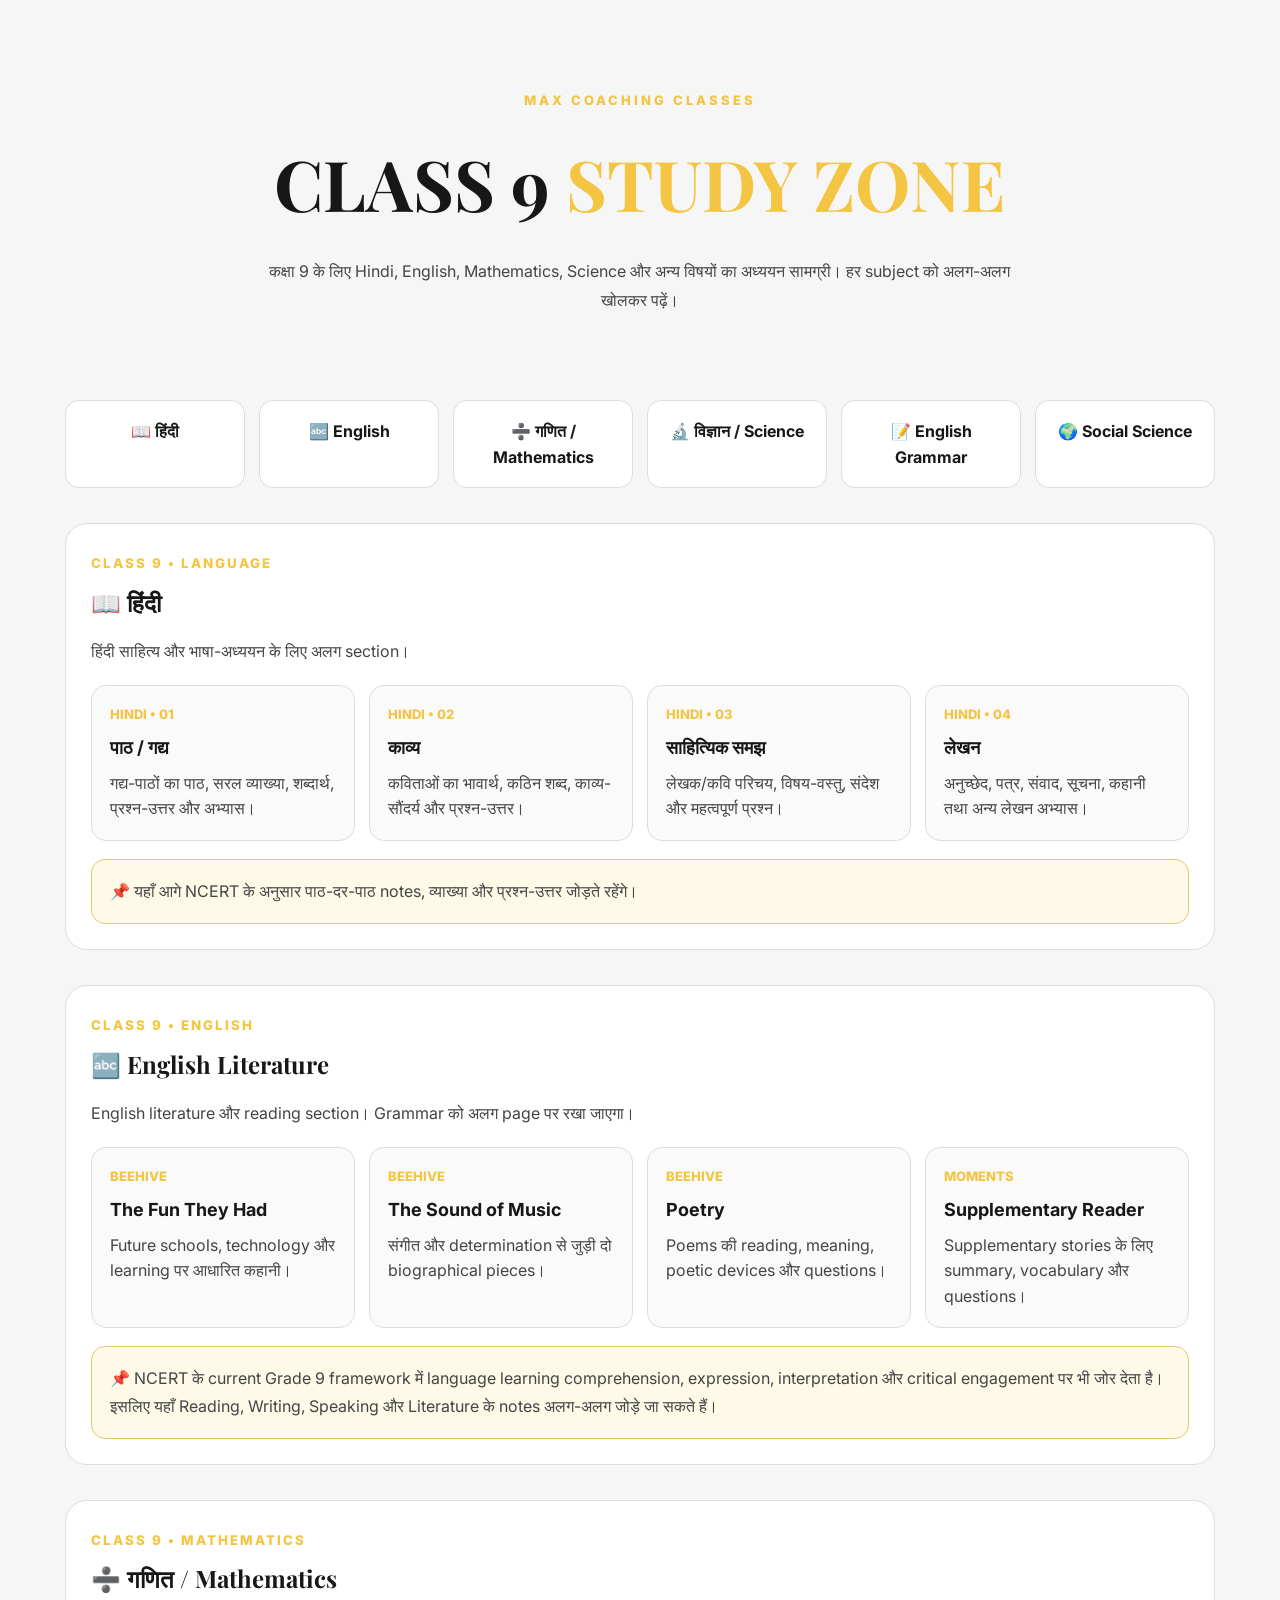
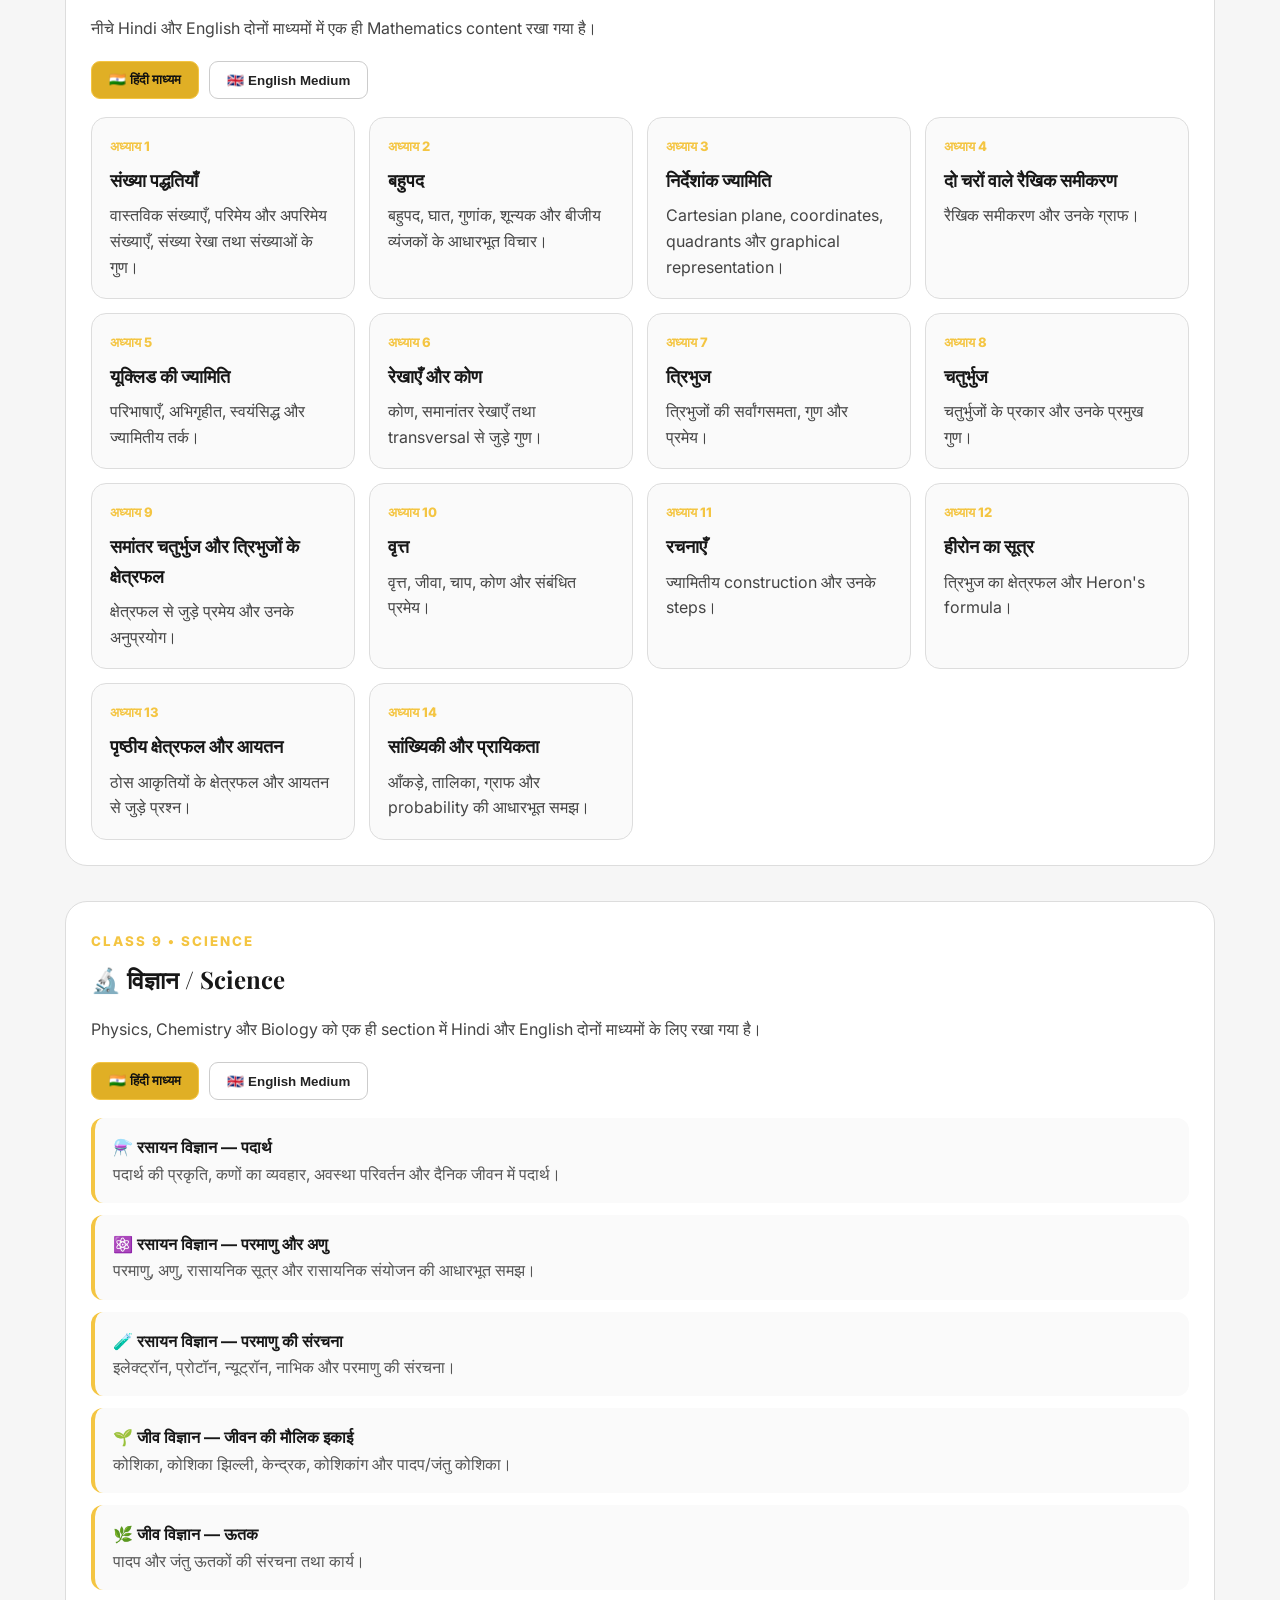
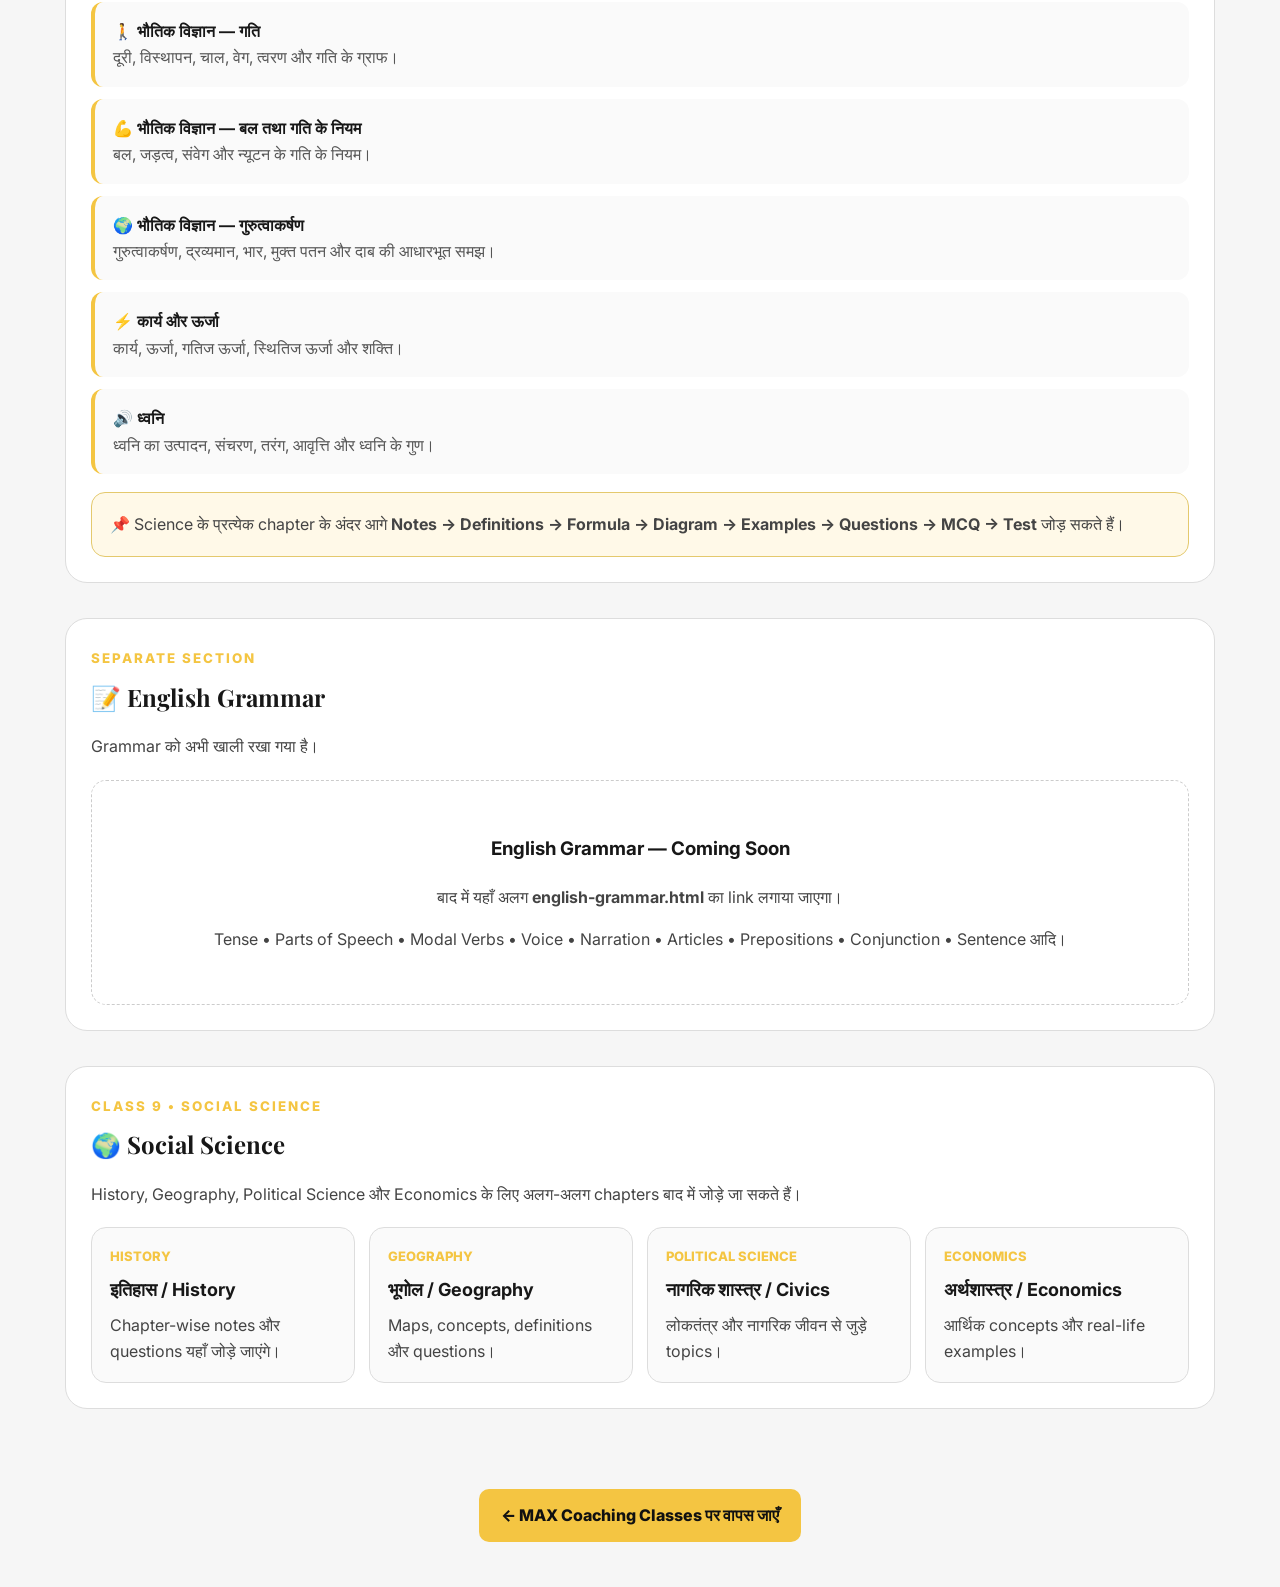
<file: class9.html>
<!DOCTYPE html>
<html lang="hi">
<head>
<meta charset="UTF-8">
<meta name="viewport" content="width=device-width, initial-scale=1.0">

<meta name="description"
content="MAX Coaching Classes - Class 9 Study Material - Hindi, English, Mathematics, Science and Social Science">

<title>Class 9 | MAX Coaching Classes</title>

<link rel="preconnect" href="https://fonts.googleapis.com">
<link rel="preconnect" href="https://fonts.gstatic.com" crossorigin>

<link href="https://fonts.googleapis.com/css2?family=Inter:wght@400;500;600;700;800&family=Playfair+Display:wght@600;700;800&display=swap"
rel="stylesheet">

<link rel="stylesheet" href="style.css">

<style>

/* =====================================================
   CLASS 9 PAGE
   ===================================================== */

.class9-page{
  min-height:100vh;
  background:#080808;
  color:#fff;
}

.class9-hero{
  padding:90px 20px 55px;
  text-align:center;
  background:
    radial-gradient(circle at top right,rgba(244,197,66,.15),transparent 35%),
    #080808;
}

.class9-hero .label{
  color:#f4c542;
  font-size:13px;
  letter-spacing:3px;
  font-weight:800;
}

.class9-hero h1{
  margin:15px 0;
  font-family:"Playfair Display",serif;
  font-size:clamp(38px,7vw,70px);
  color:#fff;
}

.class9-hero h1 span{
  color:#f4c542;
}

.class9-hero p{
  max-width:750px;
  margin:auto;
  line-height:1.8;
  color:#cfcfcf;
}

.class9-container{
  width:min(1150px,92%);
  margin:auto;
}

.subject-menu{
  display:grid;
  grid-template-columns:repeat(auto-fit,minmax(150px,1fr));
  gap:14px;
  margin:30px 0;
}

.subject-menu a{
  display:block;
  padding:17px;
  text-align:center;
  border:1px solid #393939;
  border-radius:14px;
  text-decoration:none;
  background:#141414;
  color:#fff;
  font-weight:700;
}

.subject-menu a:hover{
  border-color:#f4c542;
  color:#f4c542;
}

.subject-section{
  margin:35px 0;
  padding:25px;
  border:1px solid #303030;
  border-radius:22px;
  background:#101010;
}

.subject-title{
  margin-bottom:20px;
}

.subject-title small{
  color:#f4c542;
  letter-spacing:2px;
  font-weight:800;
}

.subject-title h2{
  margin:7px 0;
  font-family:"Playfair Display",serif;
  color:#fff;
}

.subject-title p{
  color:#bdbdbd;
}

.lang-buttons{
  display:flex;
  gap:10px;
  flex-wrap:wrap;
  margin-bottom:18px;
}

.lang-buttons button{
  border:1px solid #555;
  background:#191919;
  color:#fff;
  padding:10px 17px;
  border-radius:9px;
  cursor:pointer;
  font-weight:700;
}

.lang-buttons button.active{
  background:#f4c542;
  color:#111;
  border-color:#f4c542;
}

.lang-content{
  display:none;
}

.lang-content.active{
  display:block;
}

.chapter-grid{
  display:grid;
  grid-template-columns:repeat(auto-fit,minmax(230px,1fr));
  gap:14px;
}

.chapter{
  padding:18px;
  border:1px solid #373737;
  border-radius:15px;
  background:#171717;
}

.chapter-number{
  color:#f4c542;
  font-size:13px;
  font-weight:800;
}

.chapter h3{
  margin:8px 0;
  color:#fff;
  font-size:18px;
}

.chapter p{
  color:#c5c5c5;
  line-height:1.6;
  margin:0;
}

.topic-list{
  display:grid;
  gap:12px;
}

.topic{
  padding:16px 18px;
  border-radius:12px;
  border-left:4px solid #f4c542;
  background:#181818;
}

.topic strong{
  color:#fff;
}

.topic span{
  color:#c8c8c8;
}

.notice{
  padding:18px;
  margin-top:18px;
  border-radius:14px;
  background:#19160c;
  border:1px solid #5b4b1c;
  color:#ddd;
  line-height:1.7;
}

.grammar-box{
  text-align:center;
  padding:35px 20px;
  border:1px dashed #555;
  border-radius:15px;
}

.grammar-box h3{
  color:#f4c542;
}

.grammar-box p{
  color:#bbb;
}

.back-home{
  text-align:center;
  padding:45px 20px;
}

.back-home a{
  display:inline-block;
  padding:13px 22px;
  border-radius:10px;
  background:#f4c542;
  color:#111;
  text-decoration:none;
  font-weight:800;
}


/* =====================================================
   LIGHT MODE
   ===================================================== */

@media(prefers-color-scheme:light){

  .class9-page{
    background:#f6f6f6;
    color:#171717;
  }

  .class9-hero{
    background:#f6f6f6;
  }

  .class9-hero h1{
    color:#171717;
  }

  .class9-hero p{
    color:#555;
  }

  .subject-menu a{
    background:#fff;
    color:#171717;
    border-color:#ddd;
  }

  .subject-menu a:hover{
    color:#9b6c00;
    border-color:#c99b20;
  }

  .subject-section{
    background:#fff;
    border-color:#ddd;
  }

  .subject-title h2{
    color:#171717;
  }

  .subject-title p{
    color:#555;
  }

  .lang-buttons button{
    background:#fff;
    color:#222;
    border-color:#ccc;
  }

  .lang-buttons button.active{
    background:#e0af25;
    color:#111;
  }

  .chapter{
    background:#fafafa;
    border-color:#ddd;
  }

  .chapter h3{
    color:#171717;
  }

  .chapter p{
    color:#555;
  }

  .topic{
    background:#fafafa;
  }

  .topic strong{
    color:#171717;
  }

  .topic span{
    color:#555;
  }

  .notice{
    background:#fff9e8;
    border-color:#e4c96d;
    color:#444;
  }

  .grammar-box{
    border-color:#ccc;
  }

  .grammar-box p{
    color:#555;
  }

}

@media(max-width:600px){

  .class9-hero{
    padding:65px 15px 35px;
  }

  .subject-section{
    padding:18px;
  }

  .chapter-grid{
    grid-template-columns:1fr;
  }

}

</style>
</head>


<body>

<div class="class9-page">


<!-- =====================================================
     HERO
     ===================================================== -->

<section class="class9-hero">

  <div class="class9-container">

    <div class="label">
      MAX COACHING CLASSES
    </div>

    <h1>
      CLASS 9
      <span>STUDY ZONE</span>
    </h1>

    <p>
      कक्षा 9 के लिए Hindi, English, Mathematics,
      Science और अन्य विषयों का अध्ययन सामग्री।
      हर subject को अलग-अलग खोलकर पढ़ें।
    </p>

  </div>

</section>


<div class="class9-container">


<!-- =====================================================
     SUBJECT MENU
     ===================================================== -->

<div class="subject-menu">

  <a href="#hindi">📖 हिंदी</a>

  <a href="#english">🔤 English</a>

  <a href="#math">➗ गणित / Mathematics</a>

  <a href="#science">🔬 विज्ञान / Science</a>

  <a href="#grammar">📝 English Grammar</a>

  <a href="#social">🌍 Social Science</a>

</div>


<!-- =====================================================
     HINDI
     ===================================================== -->

<section id="hindi" class="subject-section">

  <div class="subject-title">

    <small>CLASS 9 • LANGUAGE</small>

    <h2>📖 हिंदी</h2>

    <p>
      हिंदी साहित्य और भाषा-अध्ययन के लिए अलग section।
    </p>

  </div>


  <div class="chapter-grid">

    <div class="chapter">
      <div class="chapter-number">HINDI • 01</div>
      <h3>पाठ / गद्य</h3>
      <p>
        गद्य-पाठों का पाठ, सरल व्याख्या,
        शब्दार्थ, प्रश्न-उत्तर और अभ्यास।
      </p>
    </div>

    <div class="chapter">
      <div class="chapter-number">HINDI • 02</div>
      <h3>काव्य</h3>
      <p>
        कविताओं का भावार्थ, कठिन शब्द,
        काव्य-सौंदर्य और प्रश्न-उत्तर।
      </p>
    </div>

    <div class="chapter">
      <div class="chapter-number">HINDI • 03</div>
      <h3>साहित्यिक समझ</h3>
      <p>
        लेखक/कवि परिचय, विषय-वस्तु,
        संदेश और महत्वपूर्ण प्रश्न।
      </p>
    </div>

    <div class="chapter">
      <div class="chapter-number">HINDI • 04</div>
      <h3>लेखन</h3>
      <p>
        अनुच्छेद, पत्र, संवाद, सूचना,
        कहानी तथा अन्य लेखन अभ्यास।
      </p>
    </div>

  </div>

  <div class="notice">
    📌 यहाँ आगे NCERT के अनुसार पाठ-दर-पाठ notes,
    व्याख्या और प्रश्न-उत्तर जोड़ते रहेंगे।
  </div>

</section>


<!-- =====================================================
     ENGLISH
     ===================================================== -->

<section id="english" class="subject-section">

  <div class="subject-title">

    <small>CLASS 9 • ENGLISH</small>

    <h2>🔤 English Literature</h2>

    <p>
      English literature और reading section।
      Grammar को अलग page पर रखा जाएगा।
    </p>

  </div>


  <div class="chapter-grid">

    <div class="chapter">
      <div class="chapter-number">BEEHIVE</div>
      <h3>The Fun They Had</h3>
      <p>
        Future schools, technology और learning
        पर आधारित कहानी।
      </p>
    </div>

    <div class="chapter">
      <div class="chapter-number">BEEHIVE</div>
      <h3>The Sound of Music</h3>
      <p>
        संगीत और determination से जुड़ी
        दो biographical pieces।
      </p>
    </div>

    <div class="chapter">
      <div class="chapter-number">BEEHIVE</div>
      <h3>Poetry</h3>
      <p>
        Poems की reading, meaning,
        poetic devices और questions।
      </p>
    </div>

    <div class="chapter">
      <div class="chapter-number">MOMENTS</div>
      <h3>Supplementary Reader</h3>
      <p>
        Supplementary stories के लिए
        summary, vocabulary और questions।
      </p>
    </div>

  </div>

  <div class="notice">
    📌 NCERT के current Grade 9 framework में language learning
    comprehension, expression, interpretation और critical engagement
    पर भी जोर देता है। इसलिए यहाँ Reading, Writing, Speaking और
    Literature के notes अलग-अलग जोड़े जा सकते हैं।
  </div>

</section>


<!-- =====================================================
     MATHEMATICS
     ===================================================== -->

<section id="math" class="subject-section">

  <div class="subject-title">

    <small>CLASS 9 • MATHEMATICS</small>

    <h2>➗ गणित / Mathematics</h2>

    <p>
      नीचे Hindi और English दोनों माध्यमों में
      एक ही Mathematics content रखा गया है।
    </p>

  </div>


  <div class="lang-buttons">

    <button class="math-lang active"
    onclick="showLang('mathHindi',this)">
      🇮🇳 हिंदी माध्यम
    </button>

    <button class="math-lang"
    onclick="showLang('mathEnglish',this)">
      🇬🇧 English Medium
    </button>

  </div>


  <!-- HINDI MATH -->

  <div id="mathHindi" class="lang-content active">

    <div class="chapter-grid">

      <div class="chapter">
        <div class="chapter-number">अध्याय 1</div>
        <h3>संख्या पद्धतियाँ</h3>
        <p>
          वास्तविक संख्याएँ, परिमेय और अपरिमेय संख्याएँ,
          संख्या रेखा तथा संख्याओं के गुण।
        </p>
      </div>

      <div class="chapter">
        <div class="chapter-number">अध्याय 2</div>
        <h3>बहुपद</h3>
        <p>
          बहुपद, घात, गुणांक, शून्यक और
          बीजीय व्यंजकों के आधारभूत विचार।
        </p>
      </div>

      <div class="chapter">
        <div class="chapter-number">अध्याय 3</div>
        <h3>निर्देशांक ज्यामिति</h3>
        <p>
          Cartesian plane, coordinates,
          quadrants और graphical representation।
        </p>
      </div>

      <div class="chapter">
        <div class="chapter-number">अध्याय 4</div>
        <h3>दो चरों वाले रैखिक समीकरण</h3>
        <p>
          रैखिक समीकरण और उनके ग्राफ।
        </p>
      </div>

      <div class="chapter">
        <div class="chapter-number">अध्याय 5</div>
        <h3>यूक्लिड की ज्यामिति</h3>
        <p>
          परिभाषाएँ, अभिगृहीत, स्वयंसिद्ध और
          ज्यामितीय तर्क।
        </p>
      </div>

      <div class="chapter">
        <div class="chapter-number">अध्याय 6</div>
        <h3>रेखाएँ और कोण</h3>
        <p>
          कोण, समानांतर रेखाएँ तथा transversal
          से जुड़े गुण।
        </p>
      </div>

      <div class="chapter">
        <div class="chapter-number">अध्याय 7</div>
        <h3>त्रिभुज</h3>
        <p>
          त्रिभुजों की सर्वांगसमता,
          गुण और प्रमेय।
        </p>
      </div>

      <div class="chapter">
        <div class="chapter-number">अध्याय 8</div>
        <h3>चतुर्भुज</h3>
        <p>
          चतुर्भुजों के प्रकार और उनके
          प्रमुख गुण।
        </p>
      </div>

      <div class="chapter">
        <div class="chapter-number">अध्याय 9</div>
        <h3>समांतर चतुर्भुज और त्रिभुजों के क्षेत्रफल</h3>
        <p>
          क्षेत्रफल से जुड़े प्रमेय और
          उनके अनुप्रयोग।
        </p>
      </div>

      <div class="chapter">
        <div class="chapter-number">अध्याय 10</div>
        <h3>वृत्त</h3>
        <p>
          वृत्त, जीवा, चाप, कोण और
          संबंधित प्रमेय।
        </p>
      </div>

      <div class="chapter">
        <div class="chapter-number">अध्याय 11</div>
        <h3>रचनाएँ</h3>
        <p>
          ज्यामितीय construction और
          उनके steps।
        </p>
      </div>

      <div class="chapter">
        <div class="chapter-number">अध्याय 12</div>
        <h3>हीरोन का सूत्र</h3>
        <p>
          त्रिभुज का क्षेत्रफल और
          Heron's formula।
        </p>
      </div>

      <div class="chapter">
        <div class="chapter-number">अध्याय 13</div>
        <h3>पृष्ठीय क्षेत्रफल और आयतन</h3>
        <p>
          ठोस आकृतियों के क्षेत्रफल और
          आयतन से जुड़े प्रश्न।
        </p>
      </div>

      <div class="chapter">
        <div class="chapter-number">अध्याय 14</div>
        <h3>सांख्यिकी और प्रायिकता</h3>
        <p>
          आँकड़े, तालिका, ग्राफ और
          probability की आधारभूत समझ।
        </p>
      </div>

    </div>

  </div>


  <!-- ENGLISH MATH -->

  <div id="mathEnglish" class="lang-content">

    <div class="chapter-grid">

      <div class="chapter">
        <div class="chapter-number">CHAPTER 1</div>
        <h3>Number Systems</h3>
        <p>
          Real numbers, rational and irrational numbers,
          number line and properties.
        </p>
      </div>

      <div class="chapter">
        <div class="chapter-number">CHAPTER 2</div>
        <h3>Polynomials</h3>
        <p>
          Polynomials, degree, coefficients,
          zeroes and algebraic expressions.
        </p>
      </div>

      <div class="chapter">
        <div class="chapter-number">CHAPTER 3</div>
        <h3>Coordinate Geometry</h3>
        <p>
          Cartesian plane, coordinates,
          quadrants and graphical representation.
        </p>
      </div>

      <div class="chapter">
        <div class="chapter-number">CHAPTER 4</div>
        <h3>Linear Equations in Two Variables</h3>
        <p>
          Linear equations and their graphs.
        </p>
      </div>

      <div class="chapter">
        <div class="chapter-number">CHAPTER 5</div>
        <h3>Introduction to Euclid's Geometry</h3>
        <p>
          Definitions, axioms, postulates and
          geometric reasoning.
        </p>
      </div>

      <div class="chapter">
        <div class="chapter-number">CHAPTER 6</div>
        <h3>Lines and Angles</h3>
        <p>
          Angles, parallel lines and
          transversal properties.
        </p>
      </div>

      <div class="chapter">
        <div class="chapter-number">CHAPTER 7</div>
        <h3>Triangles</h3>
        <p>
          Congruence, properties and
          important theorems.
        </p>
      </div>

      <div class="chapter">
        <div class="chapter-number">CHAPTER 8</div>
        <h3>Quadrilaterals</h3>
        <p>
          Types and properties of quadrilaterals.
        </p>
      </div>

      <div class="chapter">
        <div class="chapter-number">CHAPTER 9</div>
        <h3>Areas of Parallelograms and Triangles</h3>
        <p>
          Area theorems and applications.
        </p>
      </div>

      <div class="chapter">
        <div class="chapter-number">CHAPTER 10</div>
        <h3>Circles</h3>
        <p>
          Circles, chords, arcs, angles
          and related theorems.
        </p>
      </div>

      <div class="chapter">
        <div class="chapter-number">CHAPTER 11</div>
        <h3>Constructions</h3>
        <p>
          Geometrical constructions and steps.
        </p>
      </div>

      <div class="chapter">
        <div class="chapter-number">CHAPTER 12</div>
        <h3>Heron's Formula</h3>
        <p>
          Area of a triangle using
          Heron's formula.
        </p>
      </div>

      <div class="chapter">
        <div class="chapter-number">CHAPTER 13</div>
        <h3>Surface Areas and Volumes</h3>
        <p>
          Surface area and volume of
          solid shapes.
        </p>
      </div>

      <div class="chapter">
        <div class="chapter-number">CHAPTER 14</div>
        <h3>Statistics and Probability</h3>
        <p>
          Data, tables, graphs and
          basic probability.
        </p>
      </div>

    </div>

  </div>

</section>


<!-- =====================================================
     SCIENCE
     ===================================================== -->

<section id="science" class="subject-section">

  <div class="subject-title">

    <small>CLASS 9 • SCIENCE</small>

    <h2>🔬 विज्ञान / Science</h2>

    <p>
      Physics, Chemistry और Biology को एक ही section में
      Hindi और English दोनों माध्यमों के लिए रखा गया है।
    </p>

  </div>


  <div class="lang-buttons">

    <button class="science-lang active"
    onclick="showLang('scienceHindi',this)">
      🇮🇳 हिंदी माध्यम
    </button>

    <button class="science-lang"
    onclick="showLang('scienceEnglish',this)">
      🇬🇧 English Medium
    </button>

  </div>


  <!-- SCIENCE HINDI -->

  <div id="scienceHindi" class="lang-content active">

    <div class="topic-list">

      <div class="topic">
        <strong>⚗️ रसायन विज्ञान — पदार्थ</strong><br>
        <span>
          पदार्थ की प्रकृति, कणों का व्यवहार,
          अवस्था परिवर्तन और दैनिक जीवन में पदार्थ।
        </span>
      </div>

      <div class="topic">
        <strong>⚛️ रसायन विज्ञान — परमाणु और अणु</strong><br>
        <span>
          परमाणु, अणु, रासायनिक सूत्र और
          रासायनिक संयोजन की आधारभूत समझ।
        </span>
      </div>

      <div class="topic">
        <strong>🧪 रसायन विज्ञान — परमाणु की संरचना</strong><br>
        <span>
          इलेक्ट्रॉन, प्रोटॉन, न्यूट्रॉन,
          नाभिक और परमाणु की संरचना।
        </span>
      </div>

      <div class="topic">
        <strong>🌱 जीव विज्ञान — जीवन की मौलिक इकाई</strong><br>
        <span>
          कोशिका, कोशिका झिल्ली, केन्द्रक,
          कोशिकांग और पादप/जंतु कोशिका।
        </span>
      </div>

      <div class="topic">
        <strong>🌿 जीव विज्ञान — ऊतक</strong><br>
        <span>
          पादप और जंतु ऊतकों की
          संरचना तथा कार्य।
        </span>
      </div>

      <div class="topic">
        <strong>🚶 भौतिक विज्ञान — गति</strong><br>
        <span>
          दूरी, विस्थापन, चाल, वेग,
          त्वरण और गति के ग्राफ।
        </span>
      </div>

      <div class="topic">
        <strong>💪 भौतिक विज्ञान — बल तथा गति के नियम</strong><br>
        <span>
          बल, जड़त्व, संवेग और
          न्यूटन के गति के नियम।
        </span>
      </div>

      <div class="topic">
        <strong>🌍 भौतिक विज्ञान — गुरुत्वाकर्षण</strong><br>
        <span>
          गुरुत्वाकर्षण, द्रव्यमान, भार,
          मुक्त पतन और दाब की आधारभूत समझ।
        </span>
      </div>

      <div class="topic">
        <strong>⚡ कार्य और ऊर्जा</strong><br>
        <span>
          कार्य, ऊर्जा, गतिज ऊर्जा,
          स्थितिज ऊर्जा और शक्ति।
        </span>
      </div>

      <div class="topic">
        <strong>🔊 ध्वनि</strong><br>
        <span>
          ध्वनि का उत्पादन, संचरण,
          तरंग, आवृत्ति और ध्वनि के गुण।
        </span>
      </div>

    </div>

  </div>


  <!-- SCIENCE ENGLISH -->

  <div id="scienceEnglish" class="lang-content">

    <div class="topic-list">

      <div class="topic">
        <strong>⚗️ Chemistry — Matter</strong><br>
        <span>
          Nature of matter, behaviour of particles,
          states of matter and changes of state.
        </span>
      </div>

      <div class="topic">
        <strong>⚛️ Chemistry — Atoms and Molecules</strong><br>
        <span>
          Atoms, molecules, chemical formulae
          and basic laws of chemical combination.
        </span>
      </div>

      <div class="topic">
        <strong>🧪 Chemistry — Structure of the Atom</strong><br>
        <span>
          Electrons, protons, neutrons,
          nucleus and atomic structure.
        </span>
      </div>

      <div class="topic">
        <strong>🌱 Biology — The Fundamental Unit of Life</strong><br>
        <span>
          Cell, cell membrane, nucleus,
          cell organelles and plant/animal cells.
        </span>
      </div>

      <div class="topic">
        <strong>🌿 Biology — Tissues</strong><br>
        <span>
          Plant and animal tissues,
          their structure and functions.
        </span>
      </div>

      <div class="topic">
        <strong>🚶 Physics — Motion</strong><br>
        <span>
          Distance, displacement, speed,
          velocity, acceleration and graphs.
        </span>
      </div>

      <div class="topic">
        <strong>💪 Physics — Force and Laws of Motion</strong><br>
        <span>
          Force, inertia, momentum and
          Newton's laws of motion.
        </span>
      </div>

      <div class="topic">
        <strong>🌍 Physics — Gravitation</strong><br>
        <span>
          Gravitation, mass, weight,
          free fall and pressure basics.
        </span>
      </div>

      <div class="topic">
        <strong>⚡ Work and Energy</strong><br>
        <span>
          Work, energy, kinetic energy,
          potential energy and power.
        </span>
      </div>

      <div class="topic">
        <strong>🔊 Sound</strong><br>
        <span>
          Production and propagation of sound,
          waves, frequency and characteristics.
        </span>
      </div>

    </div>

  </div>


  <div class="notice">
    📌 Science के प्रत्येक chapter के अंदर आगे
    <b>Notes → Definitions → Formula → Diagram →
    Examples → Questions → MCQ → Test</b>
    जोड़ सकते हैं।
  </div>

</section>


<!-- =====================================================
     ENGLISH GRAMMAR
     ===================================================== -->

<section id="grammar" class="subject-section">

  <div class="subject-title">

    <small>SEPARATE SECTION</small>

    <h2>📝 English Grammar</h2>

    <p>
      Grammar को अभी खाली रखा गया है।
    </p>

  </div>

  <div class="grammar-box">

    <h3>
      English Grammar — Coming Soon
    </h3>

    <p>
      बाद में यहाँ अलग
      <b>english-grammar.html</b>
      का link लगाया जाएगा।
    </p>

    <p>
      Tense • Parts of Speech • Modal Verbs •
      Voice • Narration • Articles • Prepositions
      • Conjunction • Sentence आदि।
    </p>

  </div>

</section>


<!-- =====================================================
     SOCIAL SCIENCE PLACEHOLDER
     ===================================================== -->

<section id="social" class="subject-section">

  <div class="subject-title">

    <small>CLASS 9 • SOCIAL SCIENCE</small>

    <h2>🌍 Social Science</h2>

    <p>
      History, Geography, Political Science और Economics
      के लिए अलग-अलग chapters बाद में जोड़े जा सकते हैं।
    </p>

  </div>

  <div class="chapter-grid">

    <div class="chapter">
      <div class="chapter-number">HISTORY</div>
      <h3>इतिहास / History</h3>
      <p>
        Chapter-wise notes और questions यहाँ जोड़े जाएंगे।
      </p>
    </div>

    <div class="chapter">
      <div class="chapter-number">GEOGRAPHY</div>
      <h3>भूगोल / Geography</h3>
      <p>
        Maps, concepts, definitions और questions।
      </p>
    </div>

    <div class="chapter">
      <div class="chapter-number">POLITICAL SCIENCE</div>
      <h3>नागरिक शास्त्र / Civics</h3>
      <p>
        लोकतंत्र और नागरिक जीवन से जुड़े topics।
      </p>
    </div>

    <div class="chapter">
      <div class="chapter-number">ECONOMICS</div>
      <h3>अर्थशास्त्र / Economics</h3>
      <p>
        आर्थिक concepts और real-life examples।
      </p>
    </div>

  </div>

</section>


<!-- =====================================================
     BACK
     ===================================================== -->

<div class="back-home">

  <a href="index.html">
    ← MAX Coaching Classes पर वापस जाएँ
  </a>

</div>


</div>
</div>


<script>

/* =====================================================
   LANGUAGE SWITCHER
   ===================================================== */

function showLang(id,button){

  const parent = button.closest(".subject-section");

  parent.querySelectorAll(".lang-content")
    .forEach(function(box){
      box.classList.remove("active");
    });

  parent.querySelectorAll(".lang-buttons button")
    .forEach(function(btn){
      btn.classList.remove("active");
    });

  document.getElementById(id)
    .classList.add("active");

  button.classList.add("active");
}

</script>

</body>
          </html>
</file>
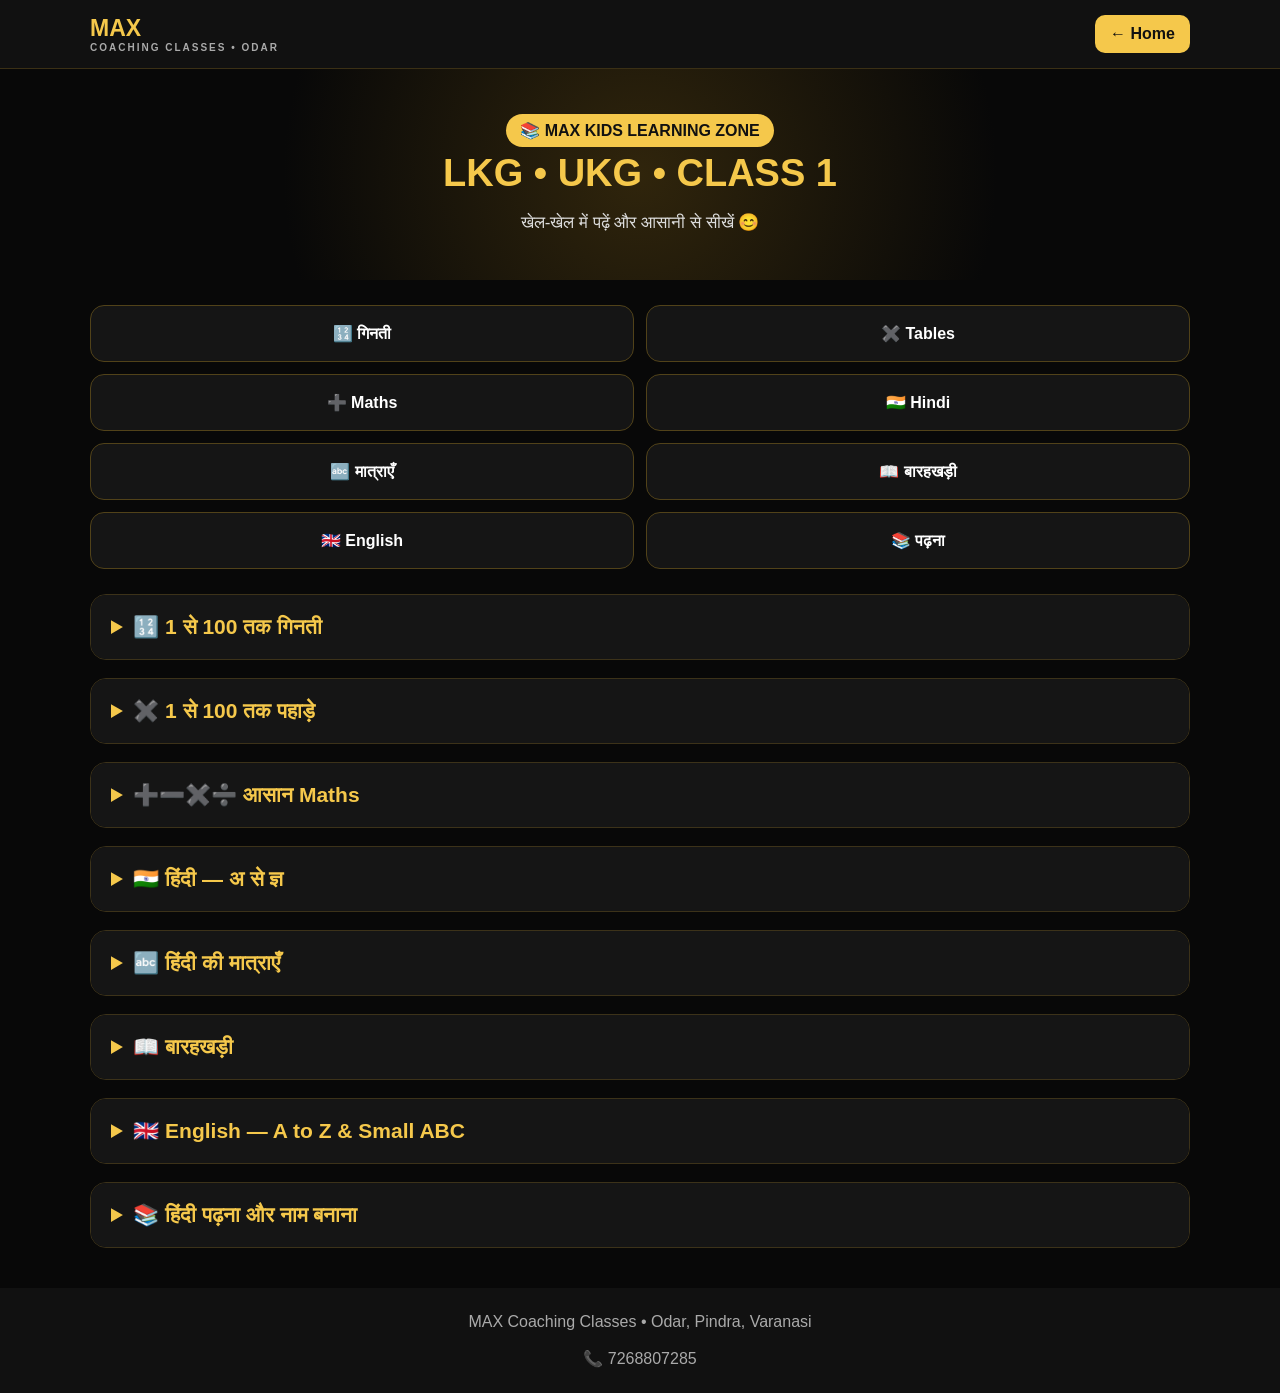
<file: study.html>
<!DOCTYPE html>
<html lang="hi">
<head>
<meta charset="UTF-8">
<meta name="viewport" content="width=device-width, initial-scale=1.0">

<title>MAX Kids Study Zone</title>

<style>

*{
  box-sizing:border-box;
}

html{
  scroll-behavior:smooth;
}

body{
  margin:0;
  font-family:Arial,"Noto Sans Devanagari",sans-serif;
  background:#080808;
  color:#fff;
}

.container{
  width:min(1100px,92%);
  margin:auto;
}

header{
  background:#111;
  border-bottom:1px solid #3b3015;
  padding:15px 0;
  position:sticky;
  top:0;
  z-index:100;
}

.header-inner{
  display:flex;
  justify-content:space-between;
  align-items:center;
  gap:15px;
}

.logo{
  color:#f5c84b;
  font-size:23px;
  font-weight:900;
}

.logo small{
  display:block;
  color:#aaa;
  font-size:10px;
  letter-spacing:2px;
}

.back{
  text-decoration:none;
  color:#111;
  background:#f5c84b;
  padding:10px 15px;
  border-radius:10px;
  font-weight:bold;
}

.hero{
  text-align:center;
  padding:45px 15px 30px;
  background:
    radial-gradient(circle at center,#30250c 0,#080808 55%);
}

.hero h1{
  margin:5px 0;
  font-size:38px;
  color:#f5c84b;
}

.hero p{
  color:#ddd;
  font-size:17px;
}

.badge{
  display:inline-block;
  background:#f5c84b;
  color:#111;
  padding:7px 14px;
  border-radius:30px;
  font-weight:bold;
}

.menu{
  display:grid;
  grid-template-columns:repeat(2,1fr);
  gap:12px;
  margin:25px 0;
}

.menu a{
  text-decoration:none;
  color:#fff;
  background:#151515;
  border:1px solid #514219;
  padding:18px 10px;
  border-radius:14px;
  text-align:center;
  font-weight:bold;
}

.menu a:hover{
  background:#2a230e;
}

.lesson{
  margin:18px 0;
  background:#111;
  border:1px solid #3c3219;
  border-radius:16px;
  overflow:hidden;
}

.lesson summary{
  cursor:pointer;
  padding:20px;
  font-size:21px;
  font-weight:bold;
  color:#f5c84b;
  background:#151515;
}

.lesson-content{
  padding:20px;
}

h2{
  color:#f5c84b;
}

.grid{
  display:grid;
  grid-template-columns:repeat(4,1fr);
  gap:10px;
}

.box{
  background:#191919;
  border:1px solid #3c3219;
  border-radius:12px;
  padding:13px;
  text-align:center;
}

.number{
  font-size:30px;
  color:#f5c84b;
  font-weight:bold;
}

.big-letter{
  font-size:38px;
  color:#f5c84b;
  font-weight:bold;
}

.small-letter{
  font-size:25px;
  color:#fff;
}

.word{
  color:#ddd;
  margin-top:5px;
}

.math-grid{
  display:grid;
  grid-template-columns:repeat(2,1fr);
  gap:12px;
}

.math{
  background:#191919;
  border-radius:12px;
  padding:15px;
  border:1px solid #3c3219;
}

.math h3{
  color:#f5c84b;
}

.example{
  background:#080808;
  padding:9px;
  margin:6px 0;
  border-radius:8px;
  font-size:18px;
}

.count-grid{
  display:grid;
  grid-template-columns:repeat(5,1fr);
  gap:10px;
}

.count{
  text-align:center;
  background:#191919;
  padding:14px 5px;
  border-radius:12px;
  border:1px solid #3c3219;
}

.count .num{
  font-size:32px;
  color:#f5c84b;
  font-weight:bold;
}

.finger{
  font-size:30px;
}

.pictures{
  font-size:22px;
  min-height:35px;
}

.table-card{
  background:#191919;
  padding:12px;
  border-radius:10px;
  border:1px solid #3c3219;
  line-height:1.8;
}

.table-title{
  color:#f5c84b;
  font-weight:bold;
  font-size:18px;
}

.matra{
  display:grid;
  grid-template-columns:repeat(4,1fr);
  gap:10px;
}

.matra div{
  background:#191919;
  padding:15px;
  border-radius:10px;
  text-align:center;
  font-size:22px;
}

.barah{
  display:grid;
  grid-template-columns:repeat(6,1fr);
  gap:8px;
}

.barah div{
  background:#191919;
  padding:12px 5px;
  text-align:center;
  border-radius:8px;
  color:#fff;
}

.note{
  background:#251e0b;
  border-left:4px solid #f5c84b;
  padding:13px;
  border-radius:8px;
  margin:15px 0;
}

footer{
  margin-top:40px;
  padding:25px;
  text-align:center;
  background:#111;
  color:#aaa;
}

@media(max-width:700px){

  .hero h1{
    font-size:30px;
  }

  .menu{
    grid-template-columns:1fr;
  }

  .grid{
    grid-template-columns:repeat(2,1fr);
  }

  .count-grid{
    grid-template-columns:repeat(2,1fr);
  }

  .math-grid{
    grid-template-columns:1fr;
  }

  .matra{
    grid-template-columns:repeat(3,1fr);
  }

  .barah{
    grid-template-columns:repeat(3,1fr);
  }

}

</style>
</head>

<body>

<header>

<div class="container header-inner">

<div class="logo">
MAX
<small>COACHING CLASSES • ODAR</small>
</div>

<a class="back" href="index.html">
← Home
</a>

</div>

</header>


<section class="hero">

<div class="container">

<span class="badge">
📚 MAX KIDS LEARNING ZONE
</span>

<h1>LKG • UKG • CLASS 1</h1>

<p>
खेल-खेल में पढ़ें और आसानी से सीखें 😊
</p>

</div>

</section>


<main class="container">


<!-- MENU -->

<div class="menu">

<a href="#counting">
🔢 गिनती
</a>

<a href="#tables">
✖️ Tables
</a>

<a href="#maths">
➕ Maths
</a>

<a href="#hindi">
🇮🇳 Hindi
</a>

<a href="#matra">
🔤 मात्राएँ
</a>

<a href="#barahkhadi">
📖 बारहखड़ी
</a>

<a href="#english">
🇬🇧 English
</a>

<a href="#reading">
📚 पढ़ना
</a>

</div>


<!-- COUNTING -->

<details class="lesson" id="counting">

<summary>
🔢 1 से 100 तक गिनती
</summary>

<div class="lesson-content">

<p class="note">
बच्चे रोज 1 से 100 तक गिनती बोलकर और देखकर अभ्यास करें।
</p>

<div class="grid" id="counting100"></div>

</div>

</details>


<!-- TABLES -->

<details class="lesson" id="tables">

<summary>
✖️ 1 से 100 तक पहाड़े
</summary>

<div class="lesson-content">

<p class="note">
पहले 1 से 10 तक पहाड़े अच्छी तरह याद करें।
बाद में 11 से 100 तक अभ्यास करें।
</p>

<div class="grid" id="tables100"></div>

</div>

</details>


<!-- EASY MATH -->

<details class="lesson" id="maths">

<summary>
➕➖✖️➗ आसान Maths
</summary>

<div class="lesson-content">

<div class="math-grid">

<div class="math">

<h3>➕ जोड़</h3>

<div class="example">2 + 3 = 5</div>
<div class="example">12 + 5 = 17</div>
<div class="example">25 + 14 = 39</div>
<div class="example">125 + 234 = 359</div>

</div>


<div class="math">

<h3>➖ घटाना</h3>

<div class="example">5 − 2 = 3</div>
<div class="example">18 − 6 = 12</div>
<div class="example">45 − 23 = 22</div>
<div class="example">1459 − 1245 = 214</div>

</div>


<div class="math">

<h3>✖️ गुणा</h3>

<div class="example">5 × 4 = 20</div>
<div class="example">25 × 4 = 100</div>
<div class="example">249 × 5 = 1245</div>
<div class="example">1245 × 12 = 14940</div>

</div>


<div class="math">

<h3>➗ भाग</h3>

<div class="example">10 ÷ 2 = 5</div>
<div class="example">20 ÷ 4 = 5</div>
<div class="example">100 ÷ 5 = 20</div>
<div class="example">125 ÷ 3 = 41 शेष 2</div>

</div>

</div>

</div>

</details>


<!-- HINDI -->

<details class="lesson" id="hindi">

<summary>
🇮🇳 हिंदी — अ से ज्ञ
</summary>

<div class="lesson-content">

<div class="grid">

<div class="box"><div class="big-letter">अ</div>अनार 🍎</div>
<div class="box"><div class="big-letter">आ</div>आम 🥭</div>
<div class="box"><div class="big-letter">इ</div>इमली</div>
<div class="box"><div class="big-letter">ई</div>ईख</div>

<div class="box"><div class="big-letter">उ</div>उल्लू 🦉</div>
<div class="box"><div class="big-letter">ऊ</div>ऊन</div>
<div class="box"><div class="big-letter">ए</div>एड़ी</div>
<div class="box"><div class="big-letter">ऐ</div>ऐनक 👓</div>

<div class="box"><div class="big-letter">ओ</div>ओखली</div>
<div class="box"><div class="big-letter">औ</div>औरत</div>
<div class="box"><div class="big-letter">क</div>कमल 🌸</div>
<div class="box"><div class="big-letter">ख</div>खरगोश 🐇</div>

<div class="box"><div class="big-letter">ग</div>गमला</div>
<div class="box"><div class="big-letter">घ</div>घर 🏠</div>
<div class="box"><div class="big-letter">च</div>चम्मच</div>
<div class="box"><div class="big-letter">छ</div>छाता ☂️</div>

<div class="box"><div class="big-letter">ज</div>जहाज ✈️</div>
<div class="box"><div class="big-letter">झ</div>झंडा</div>
<div class="box"><div class="big-letter">ट</div>टमाटर 🍅</div>
<div class="box"><div class="big-letter">ठ</div>ठेला</div>

<div class="box"><div class="big-letter">ड</div>डमरू</div>
<div class="box"><div class="big-letter">ढ</div>ढक्कन</div>
<div class="box"><div class="big-letter">त</div>तरबूज 🍉</div>
<div class="box"><div class="big-letter">थ</div>थैला</div>

<div class="box"><div class="big-letter">द</div>दवात</div>
<div class="box"><div class="big-letter">ध</div>धनुष</div>
<div class="box"><div class="big-letter">न</div>नल</div>
<div class="box"><div class="big-letter">प</div>पतंग 🪁</div>

<div class="box"><div class="big-letter">फ</div>फल</div>
<div class="box"><div class="big-letter">ब</div>बतख 🦆</div>
<div class="box"><div class="big-letter">भ</div>भालू 🐻</div>
<div class="box"><div class="big-letter">म</div>मछली 🐟</div>

<div class="box"><div class="big-letter">य</div>योग</div>
<div class="box"><div class="big-letter">र</div>रथ</div>
<div class="box"><div class="big-letter">ल</div>लट्टू</div>
<div class="box"><div class="big-letter">व</div>वन</div>

<div class="box"><div class="big-letter">श</div>शेर 🦁</div>
<div class="box"><div class="big-letter">ष</div>षट्कोण</div>
<div class="box"><div class="big-letter">स</div>सूरज ☀️</div>
<div class="box"><div class="big-letter">ह</div>हाथी 🐘</div>

<div class="box"><div class="big-letter">क्ष</div>क्षमा</div>
<div class="box"><div class="big-letter">त्र</div>त्रिशूल</div>
<div class="box"><div class="big-letter">ज्ञ</div>ज्ञान 📚</div>

</div>

</div>

</details>


<!-- MATRA -->

<details class="lesson" id="matra">

<summary>
🔤 हिंदी की मात्राएँ
</summary>

<div class="lesson-content">

<div class="matra">

<div>क</div>
<div>का</div>
<div>कि</div>
<div>की</div>
<div>कु</div>
<div>कू</div>
<div>के</div>
<div>कै</div>
<div>को</div>
<div>कौ</div>
<div>कं</div>
<div>कः</div>

</div>

</div>

</details>


<!-- BARAH KHADI -->

<details class="lesson" id="barahkhadi">

<summary>
📖 बारहखड़ी
</summary>

<div class="lesson-content">

<p class="note">
क से शुरू करके मात्राओं के साथ पढ़ना सीखें।
</p>

<div class="barah">

<div>क</div>
<div>का</div>
<div>कि</div>
<div>की</div>
<div>कु</div>
<div>कू</div>
<div>के</div>
<div>कै</div>
<div>को</div>
<div>कौ</div>
<div>कं</div>
<div>कः</div>

</div>

<br>

<div class="barah">

<div>ग</div>
<div>गा</div>
<div>गि</div>
<div>गी</div>
<div>गु</div>
<div>गू</div>
<div>गे</div>
<div>गै</div>
<div>गो</div>
<div>गौ</div>
<div>गं</div>
<div>गः</div>

</div>

<br>

<div class="barah">

<div>म</div>
<div>मा</div>
<div>मि</div>
<div>मी</div>
<div>मु</div>
<div>मू</div>
<div>मे</div>
<div>मै</div>
<div>मो</div>
<div>मौ</div>
<div>मं</div>
<div>मः</div>

</div>

</div>

</details>


<!-- ENGLISH -->

<details class="lesson" id="english">

<summary>
🇬🇧 English — A to Z & Small ABC
</summary>

<div class="lesson-content">

<div class="grid">

<div class="box">
<div class="big-letter">A</div>
<div class="small-letter">a</div>
Apple 🍎
</div>

<div class="box">
<div class="big-letter">B</div>
<div class="small-letter">b</div>
Ball ⚽
</div>

<div class="box">
<div class="big-letter">C</div>
<div class="small-letter">c</div>
Cat 🐱
</div>

<div class="box">
<div class="big-letter">D</div>
<div class="small-letter">d</div>
Dog 🐶
</div>

<div class="box">
<div class="big-letter">E</div>
<div class="small-letter">e</div>
Elephant 🐘
</div>

<div class="box">
<div class="big-letter">F</div>
<div class="small-letter">f</div>
Fish 🐟
</div>

<div class="box">
<div class="big-letter">G</div>
<div class="small-letter">g</div>
Goat 🐐
</div>

<div class="box">
<div class="big-letter">H</div>
<div class="small-letter">h</div>
Hen 🐔
</div>

<div class="box">
<div class="big-letter">I</div>
<div class="small-letter">i</div>
Ice Cream 🍦
</div>

<div class="box">
<div class="big-letter">J</div>
<div class="small-letter">j</div>
Jug
</div>

<div class="box">
<div class="big-letter">K</div>
<div class="small-letter">k</div>
Kite 🪁
</div>

<div class="box">
<div class="big-letter">L</div>
<div class="small-letter">l</div>
Lion 🦁
</div>

<div class="box">
<div class="big-letter">M</div>
<div class="small-letter">m</div>
Mango 🥭
</div>

<div class="box">
<div class="big-letter">N</div>
<div class="small-letter">n</div>
Nest
</div>

<div class="box">
<div class="big-letter">O</div>
<div class="small-letter">o</div>
Orange 🍊
</div>

<div class="box">
<div class="big-letter">P</div>
<div class="small-letter">p</div>
Parrot 🦜
</div>

<div class="box">
<div class="big-letter">Q</div>
<div class="small-letter">q</div>
Queen 👑
</div>

<div class="box">
<div class="big-letter">R</div>
<div class="small-letter">r</div>
Rabbit 🐇
</div>

<div class="box">
<div class="big-letter">S</div>
<div class="small-letter">s</div>
Sun ☀️
</div>

<div class="box">
<div class="big-letter">T</div>
<div class="small-letter">t</div>
Tiger 🐯
</div>

<div class="box">
<div class="big-letter">U</div>
<div class="small-letter">u</div>
Umbrella ☂️
</div>

<div class="box">
<div class="big-letter">V</div>
<div class="small-letter">v</div>
Van 🚐
</div>

<div class="box">
<div class="big-letter">W</div>
<div class="small-letter">w</div>
Watch ⌚
</div>

<div class="box">
<div class="big-letter">X</div>
<div class="small-letter">x</div>
X-ray
</div>

<div class="box">
<div class="big-letter">Y</div>
<div class="small-letter">y</div>
Yak
</div>

<div class="box">
<div class="big-letter">Z</div>
<div class="small-letter">z</div>
Zebra 🦓
</div>

</div>

</div>

</details>


<!-- READING -->

<details class="lesson" id="reading">

<summary>
📚 हिंदी पढ़ना और नाम बनाना
</summary>

<div class="lesson-content">

<h2>Hindi → English</h2>

<div class="grid">

<div class="box">
<div class="big-letter">राम</div>
<div class="small-letter">Ram</div>
</div>

<div class="box">
<div class="big-letter">सीता</div>
<div class="small-letter">Sita</div>
</div>

<div class="box">
<div class="big-letter">मोहन</div>
<div class="small-letter">Mohan</div>
</div>

<div class="box">
<div class="big-letter">रीना</div>
<div class="small-letter">Reena</div>
</div>

<div class="box">
<div class="big-letter">कमल</div>
<div class="small-letter">Kamal</div>
</div>

<div class="box">
<div class="big-letter">आम</div>
<div class="small-letter">Aam</div>
</div>

</div>


<h2>आसान शब्द पढ़ें</h2>

<div class="grid">

<div class="box">कमल</div>
<div class="box">कलम</div>
<div class="box">घर</div>
<div class="box">जल</div>
<div class="box">फल</div>
<div class="box">नल</div>
<div class="box">राम</div>
<div class="box">आम</div>

</div>

</div>

</details>


</main>


<footer>

MAX Coaching Classes • Odar, Pindra, Varanasi

<br><br>

📞 7268807285

</footer>


<script>

/* ================= COUNTING 1-100 ================= */

const countingBox =
document.getElementById("counting100");

for(let i=1;i<=100;i++){

  const box=document.createElement("div");

  box.className="box";

  box.innerHTML=
  `<div class="number">${i}</div>`;

  countingBox.appendChild(box);

}


/* ================= TABLES 1-100 ================= */

const tableBox =
document.getElementById("tables100");

for(let n=1;n<=100;n++){

  const card=document.createElement("div");

  card.className="table-card";

  let html=
  `<div class="table-title">${n} का पहाड़ा</div>`;

  for(let i=1;i<=10;i++){

    html +=
    `${n} × ${i} = ${n*i}<br>`;

  }

  card.innerHTML=html;

  tableBox.appendChild(card);

}

</script>

</body>
  </html>
</file>
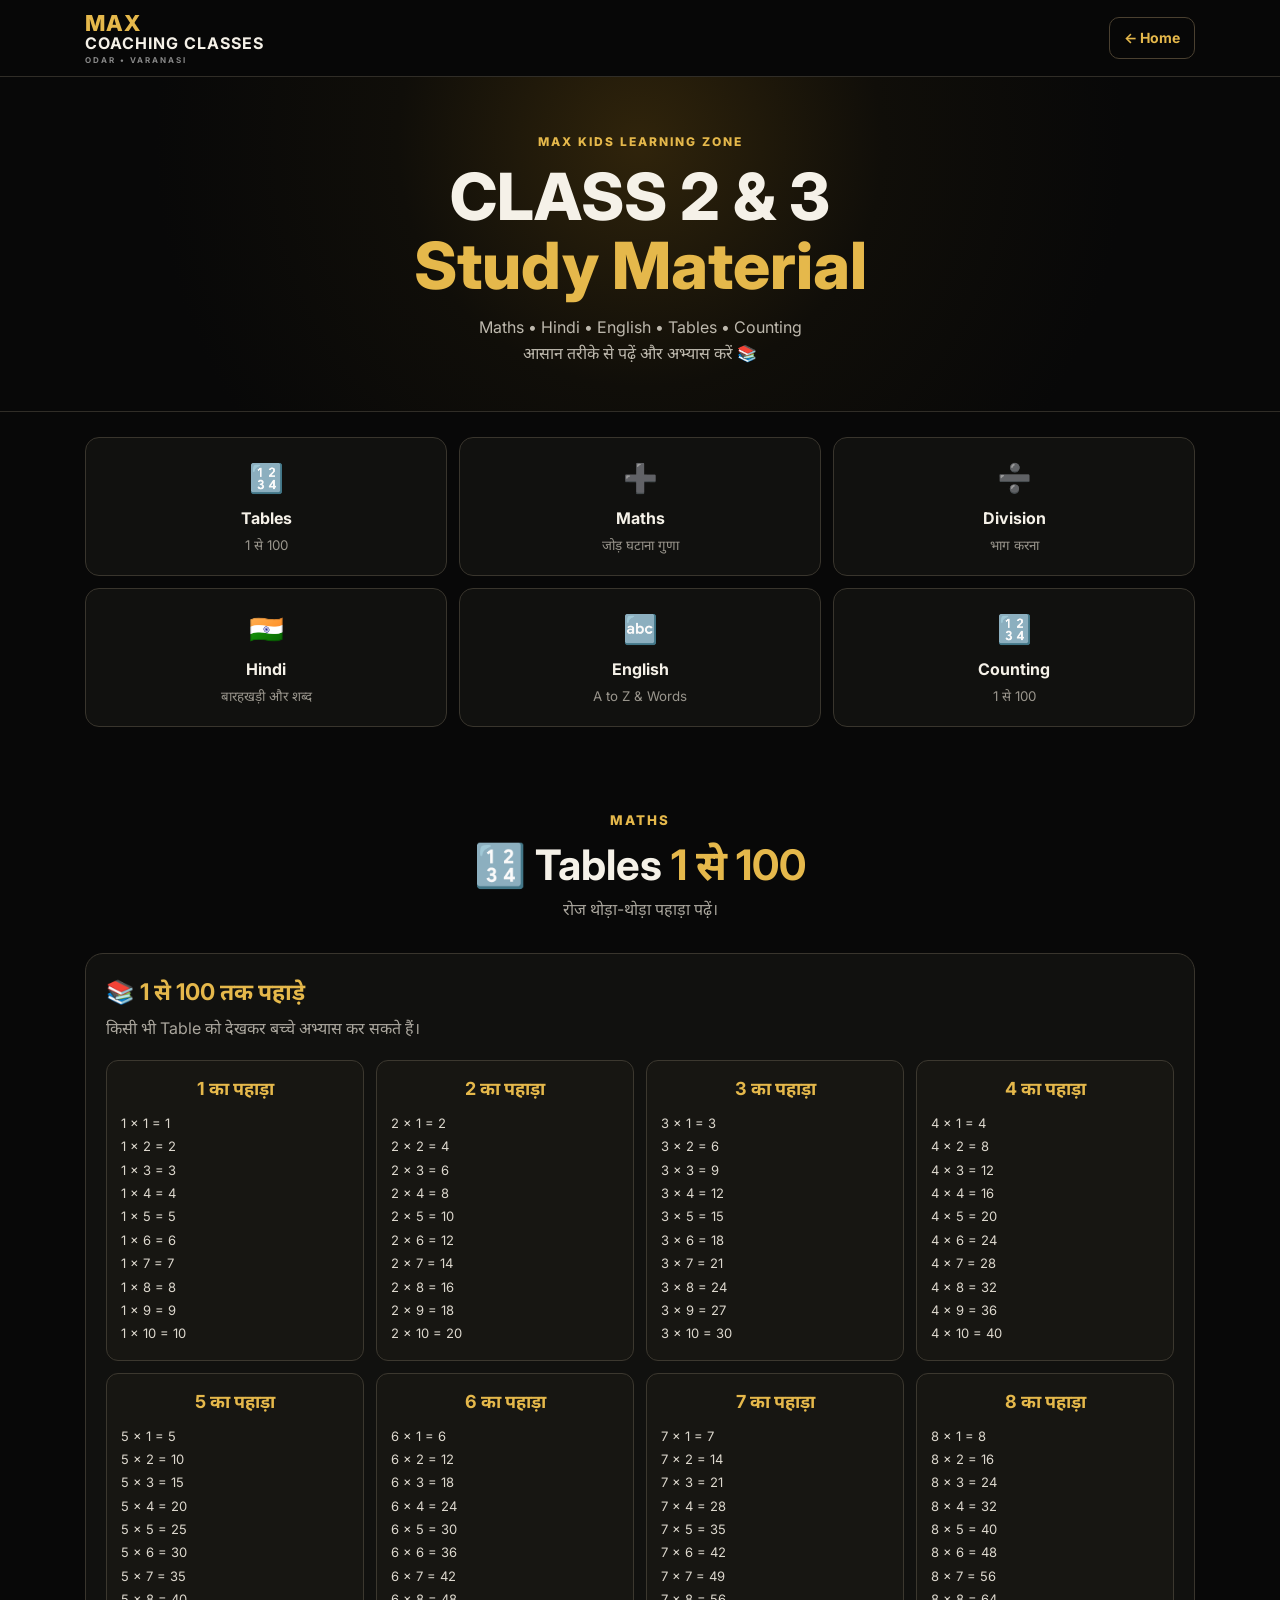
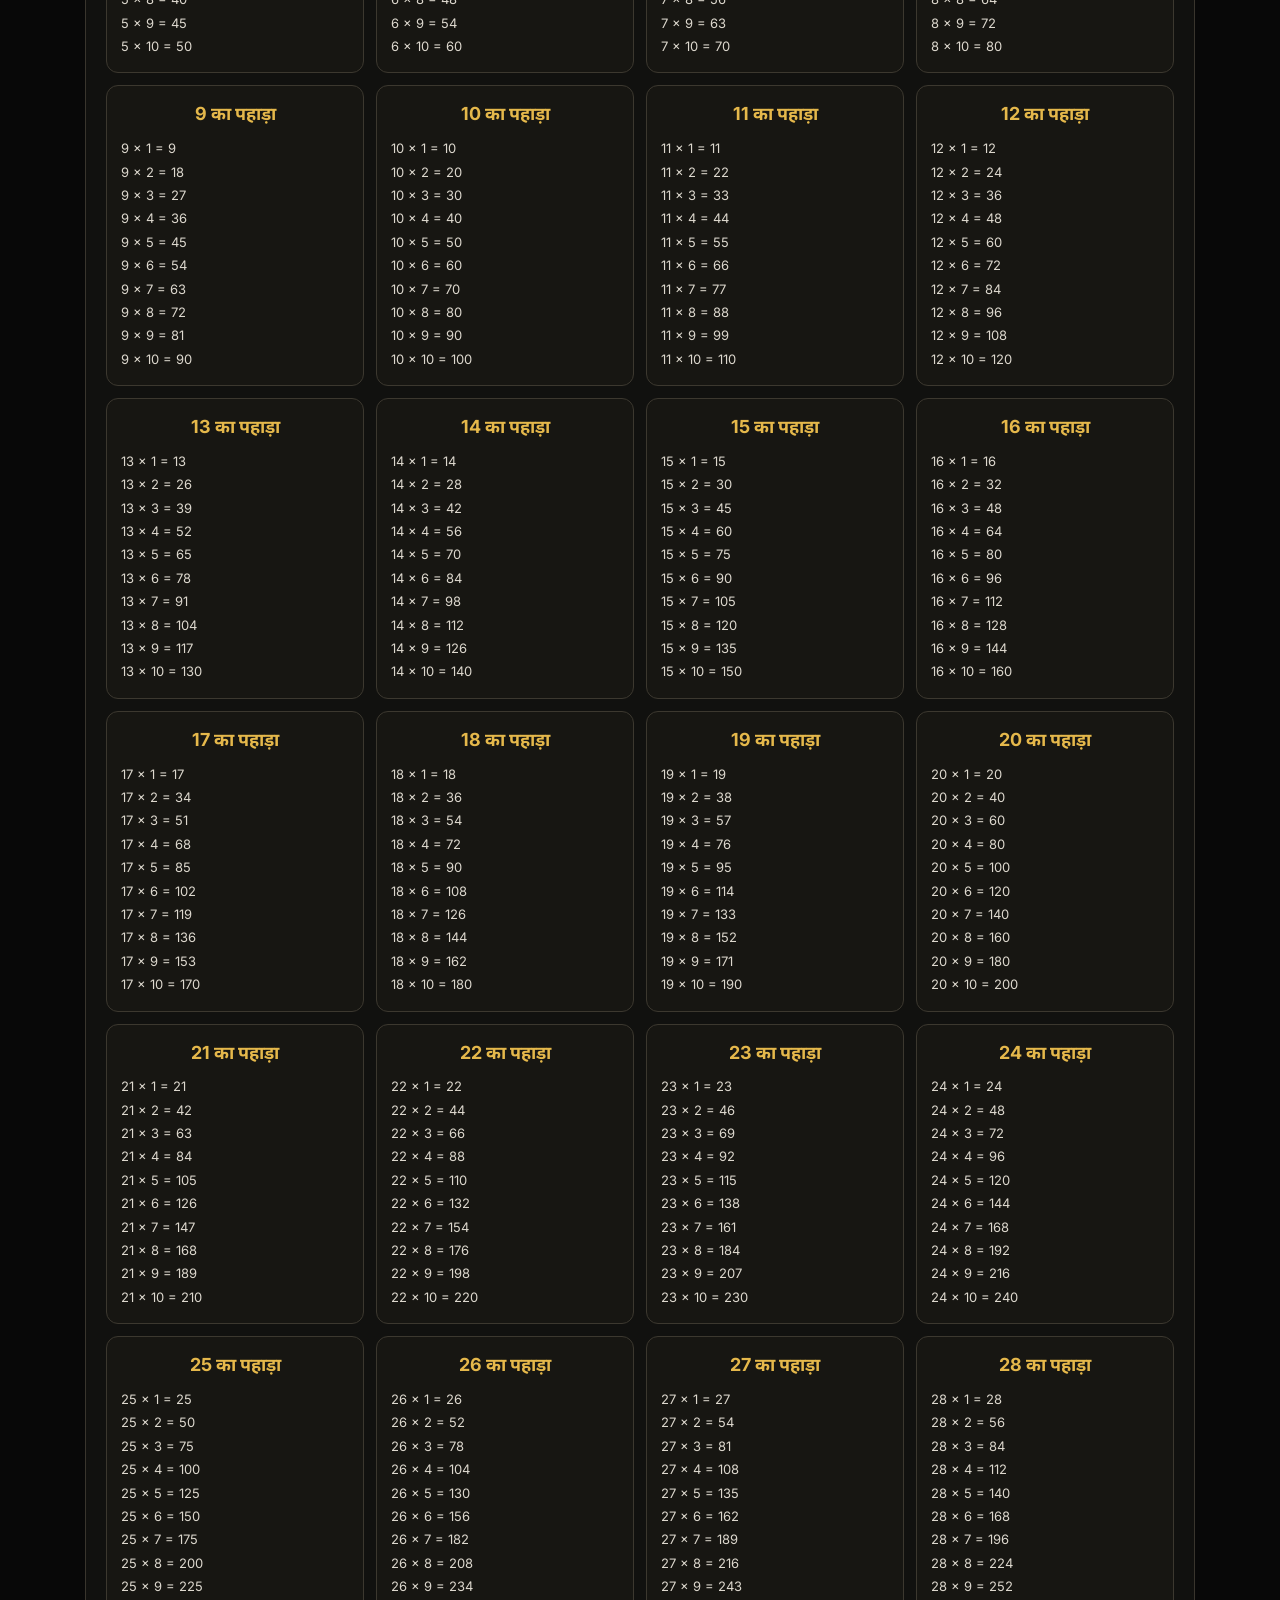
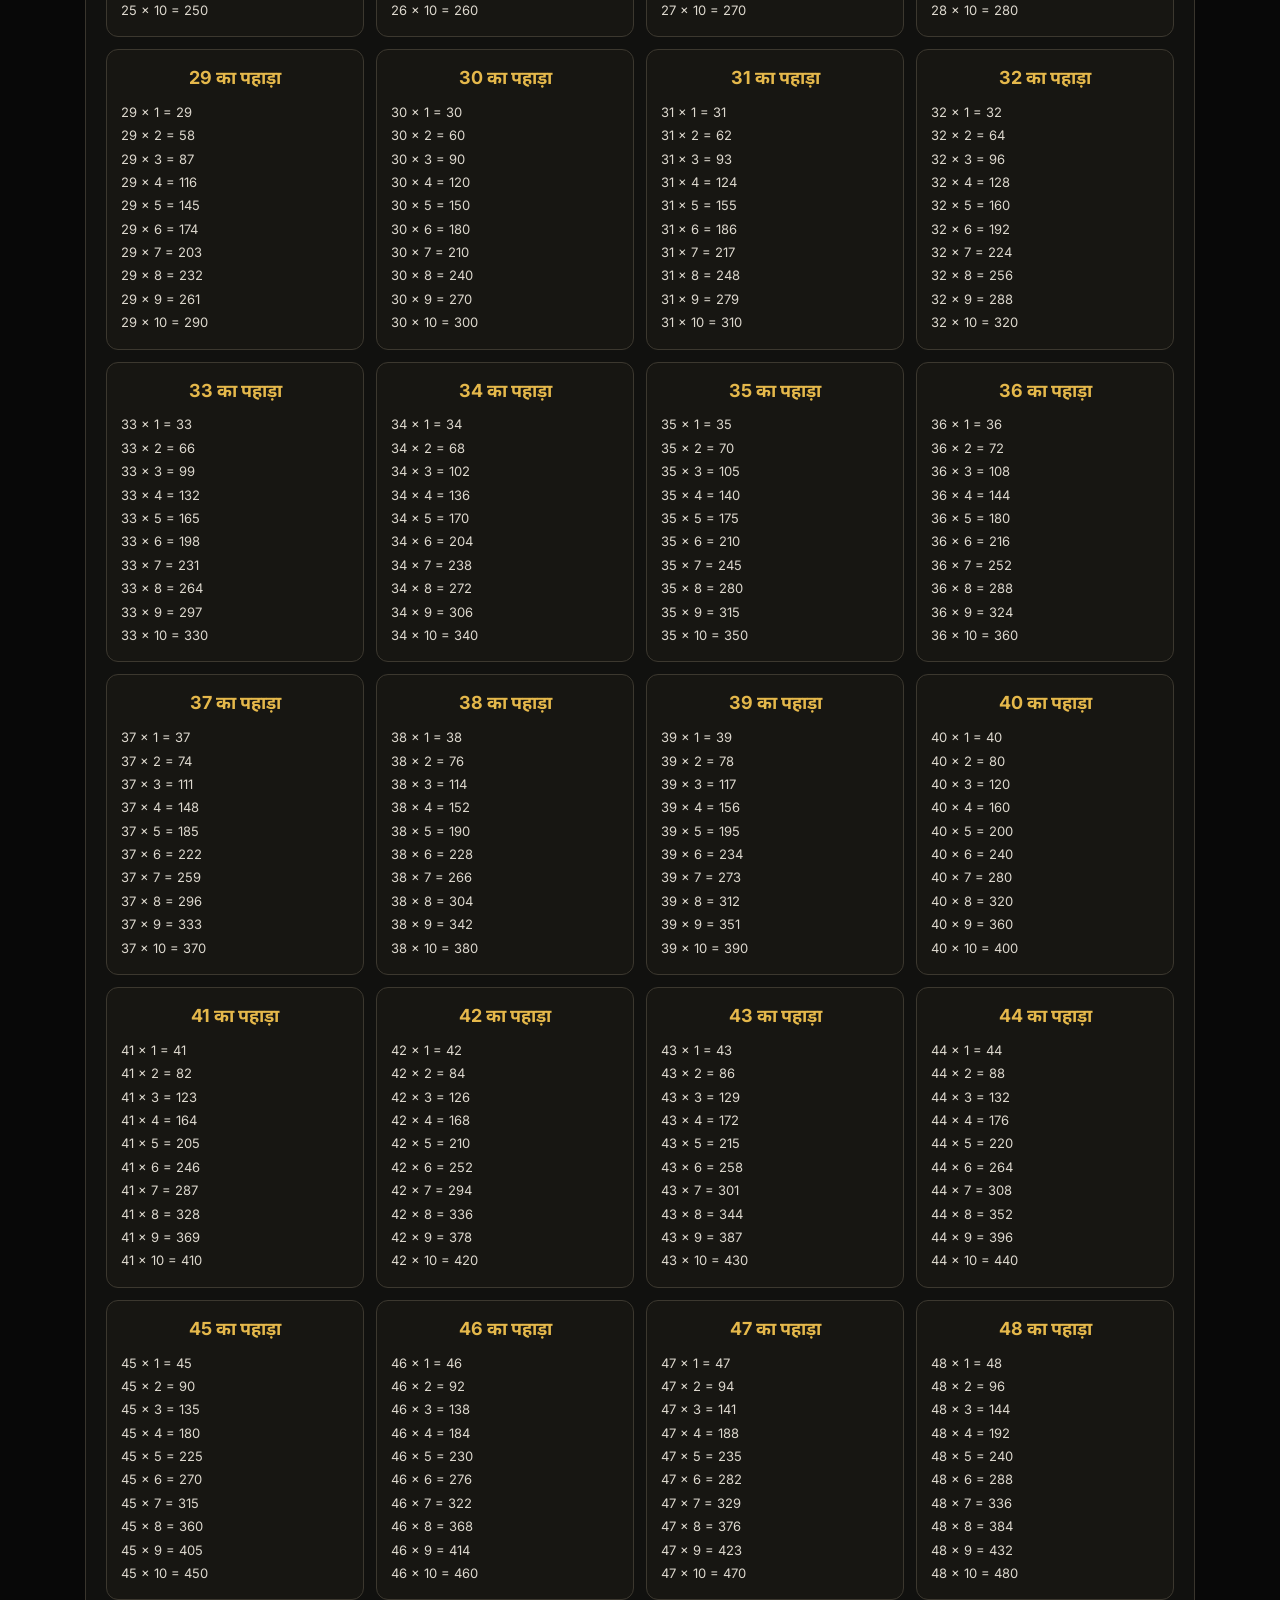
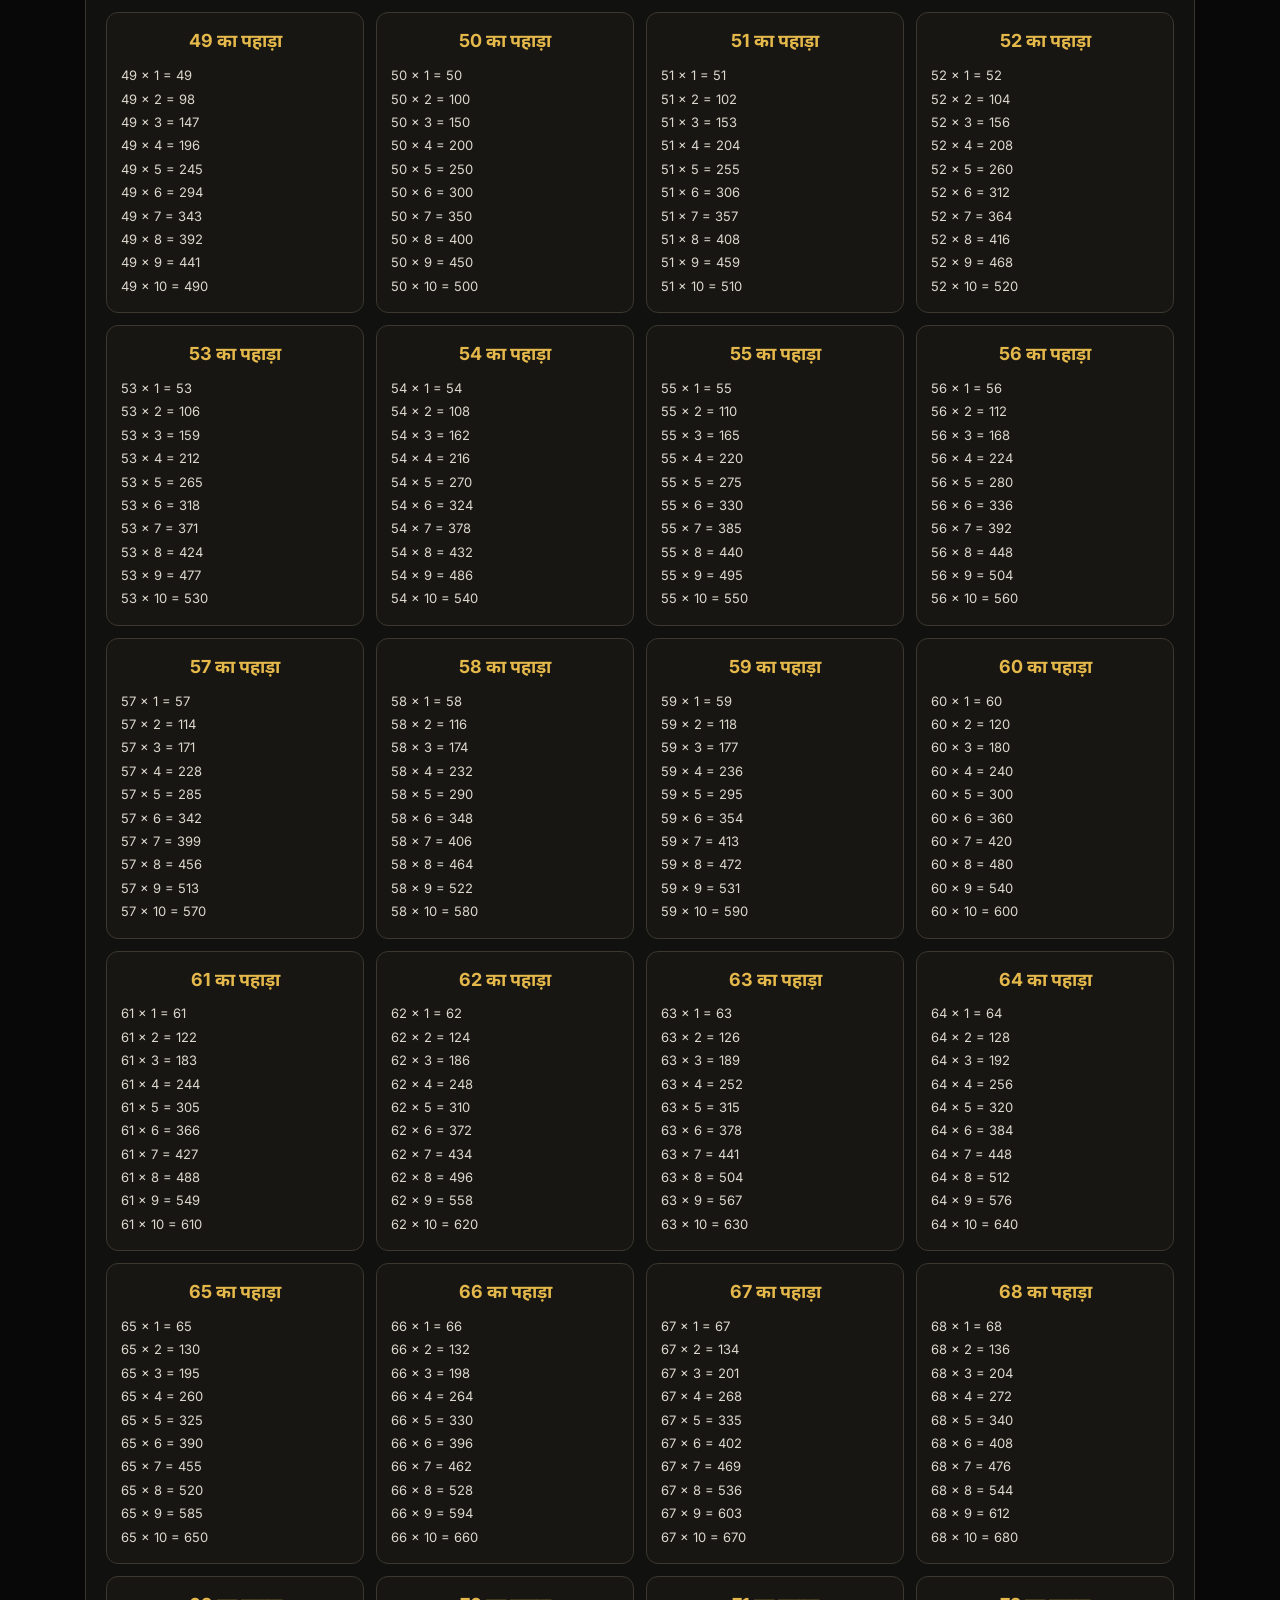
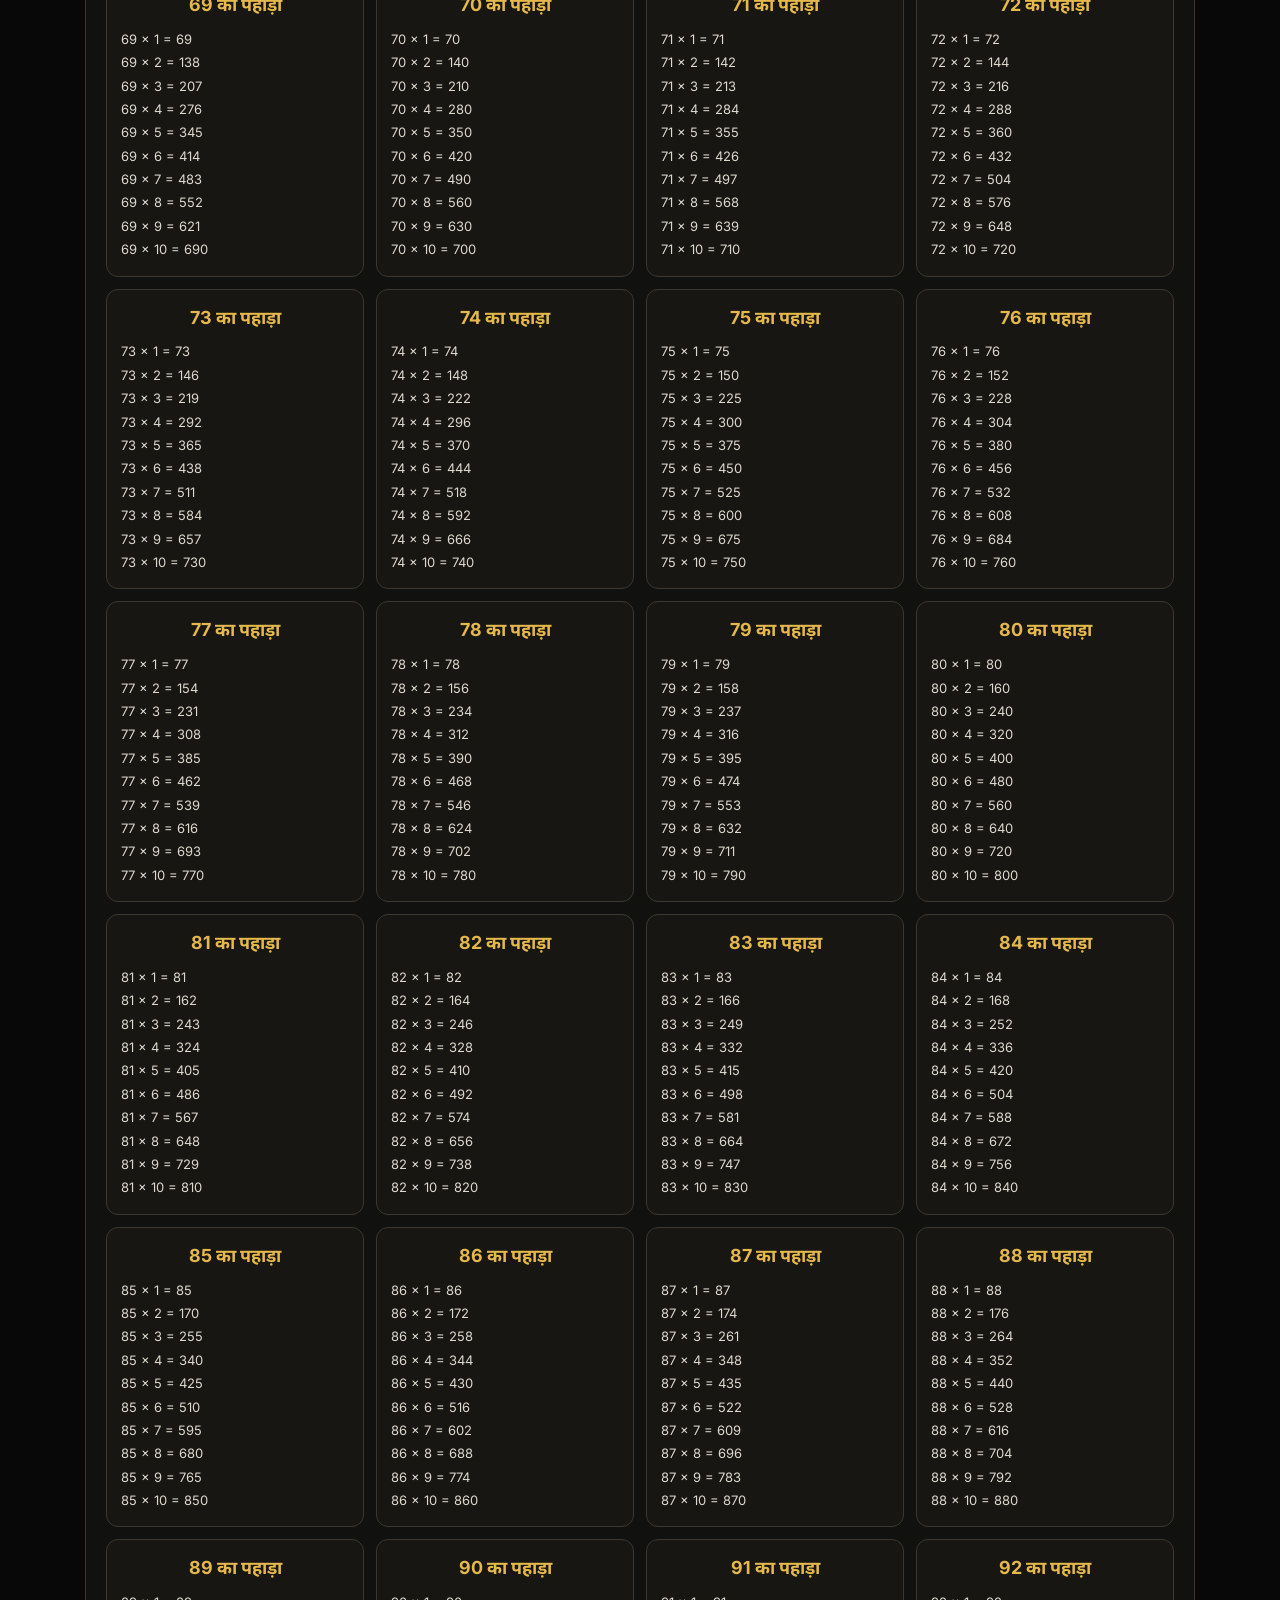
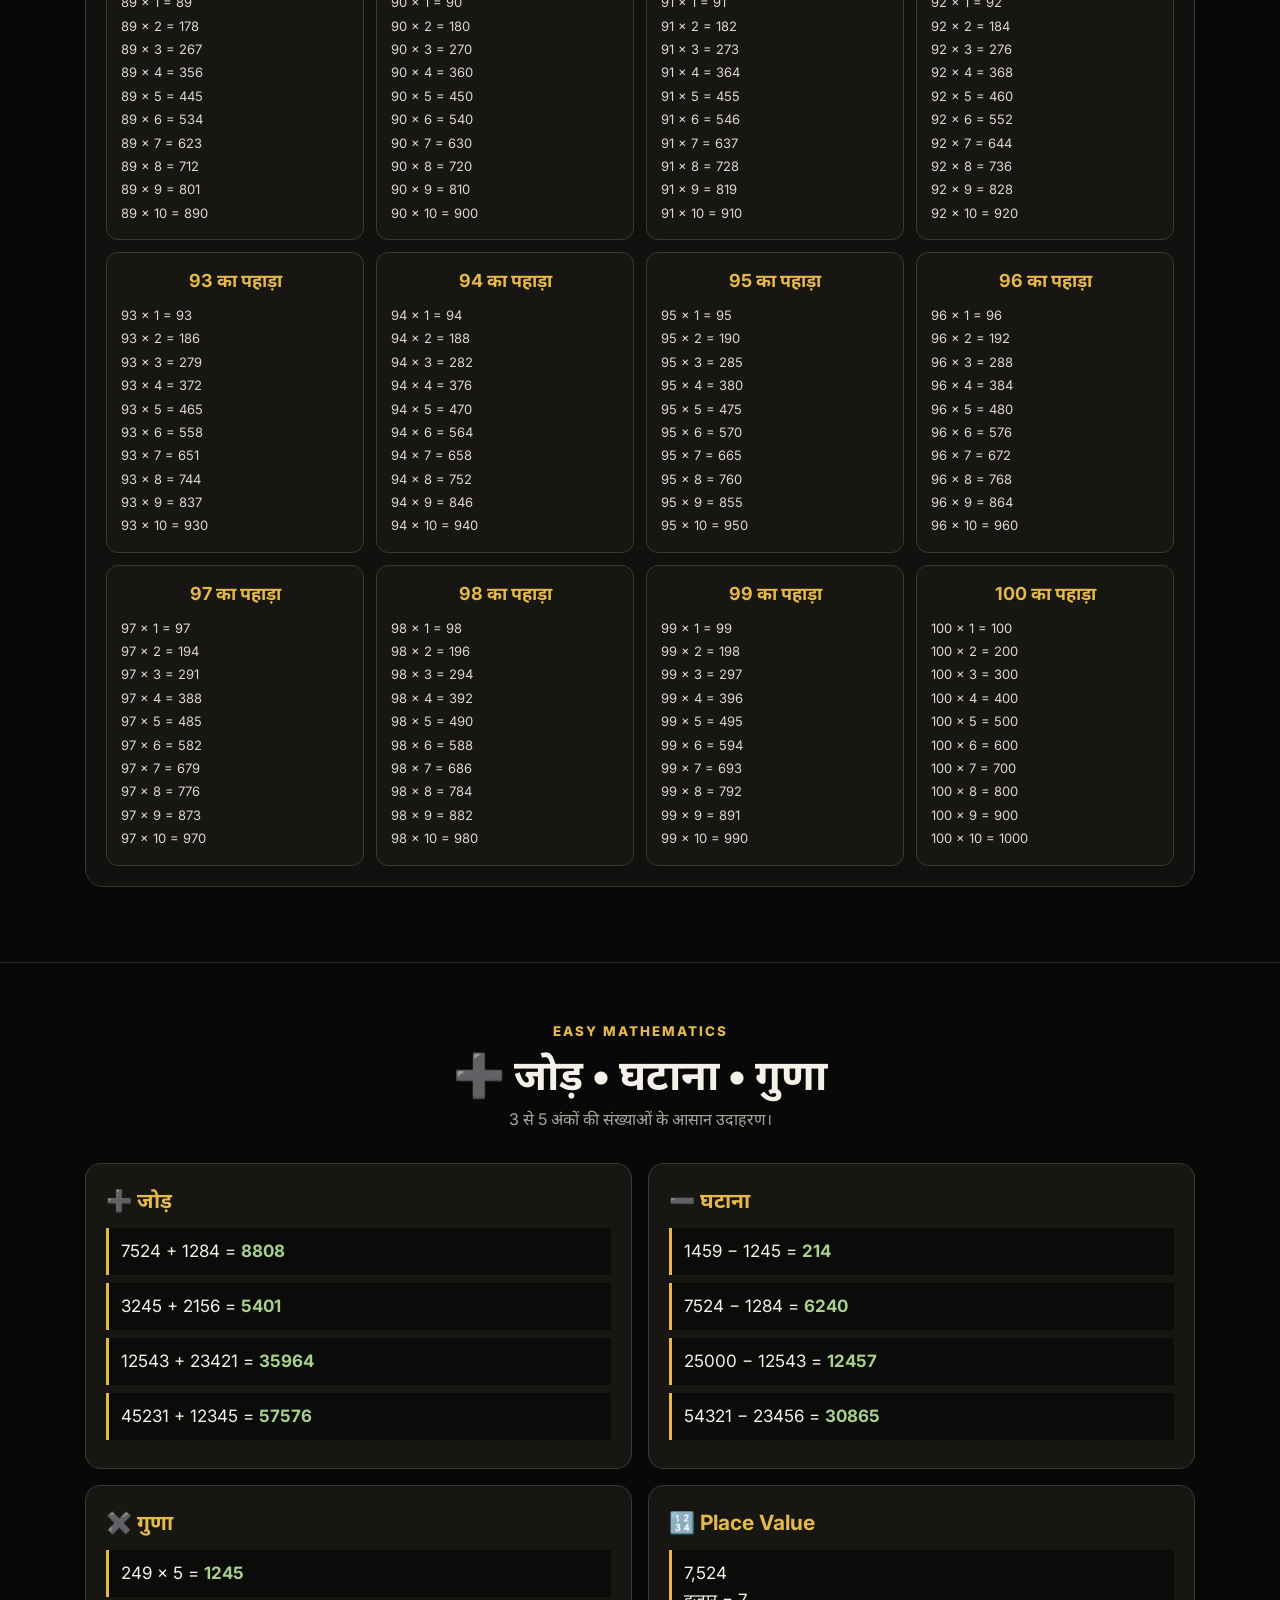
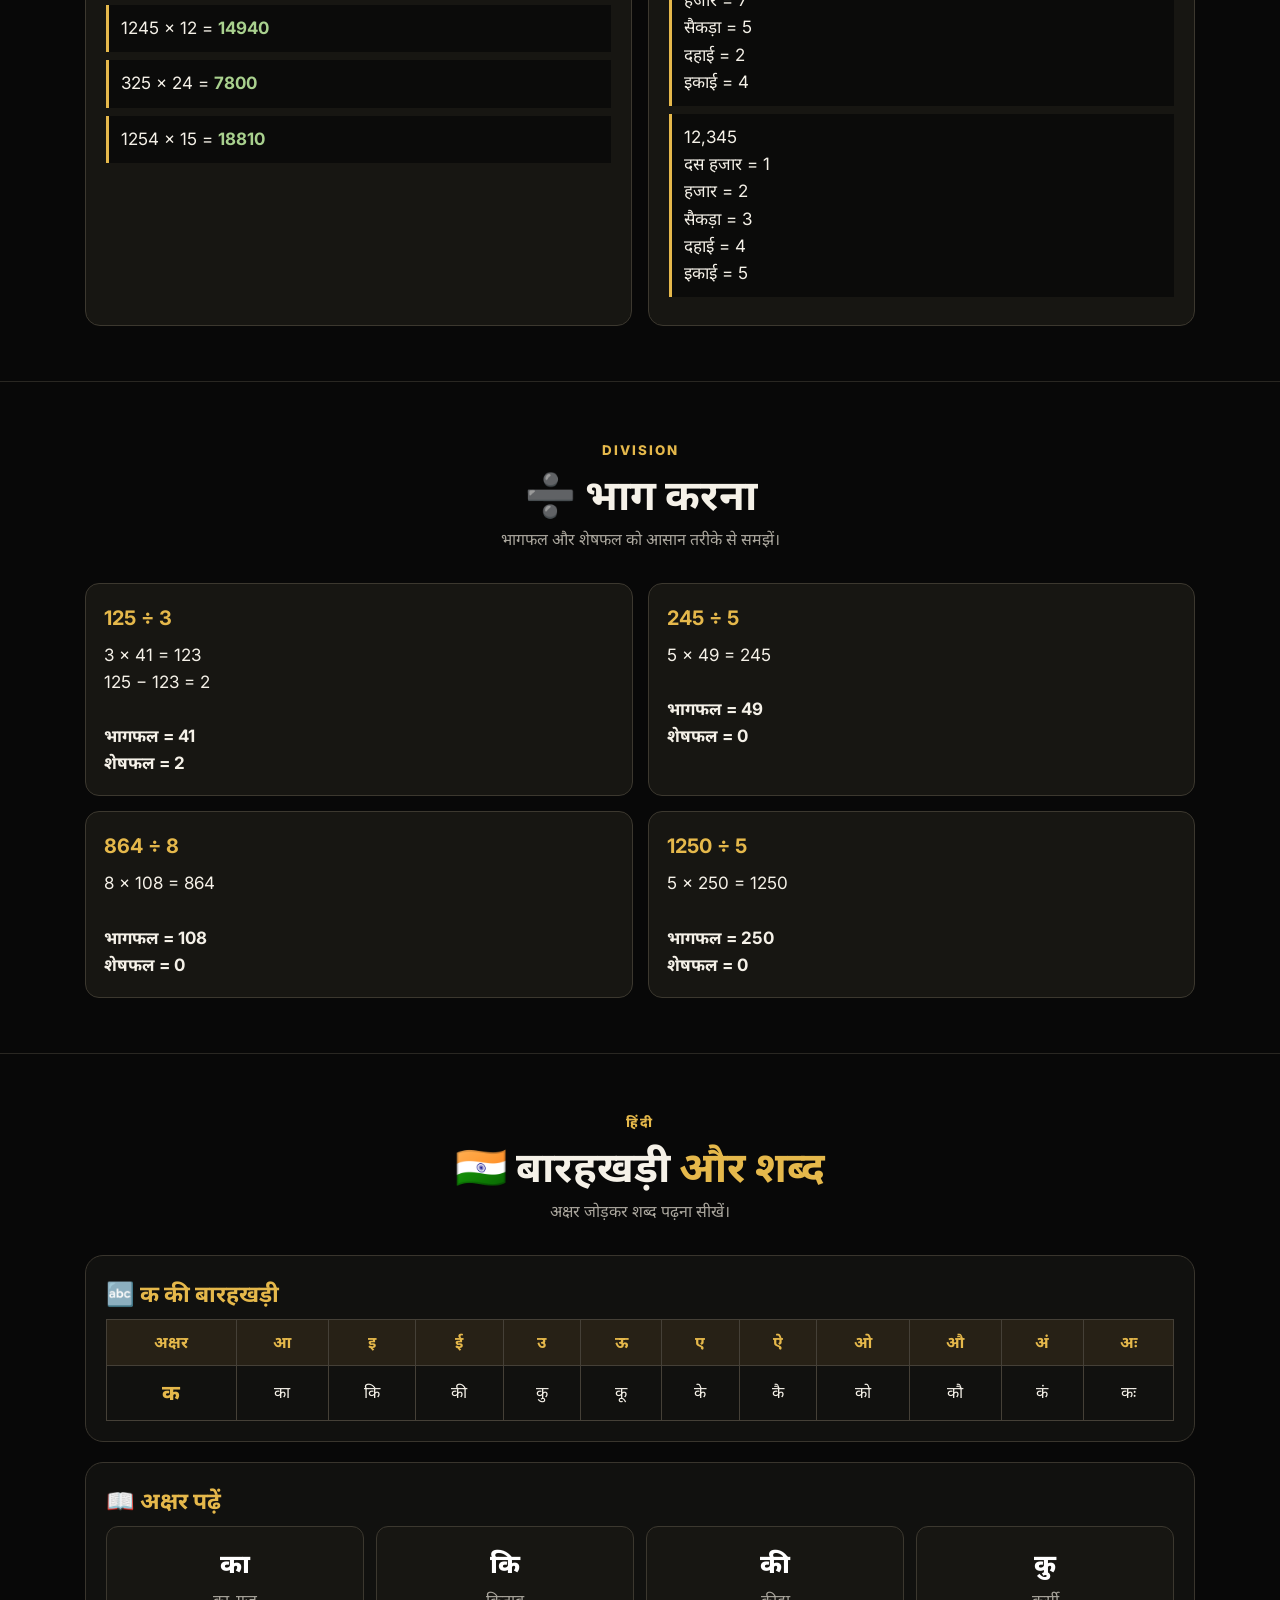
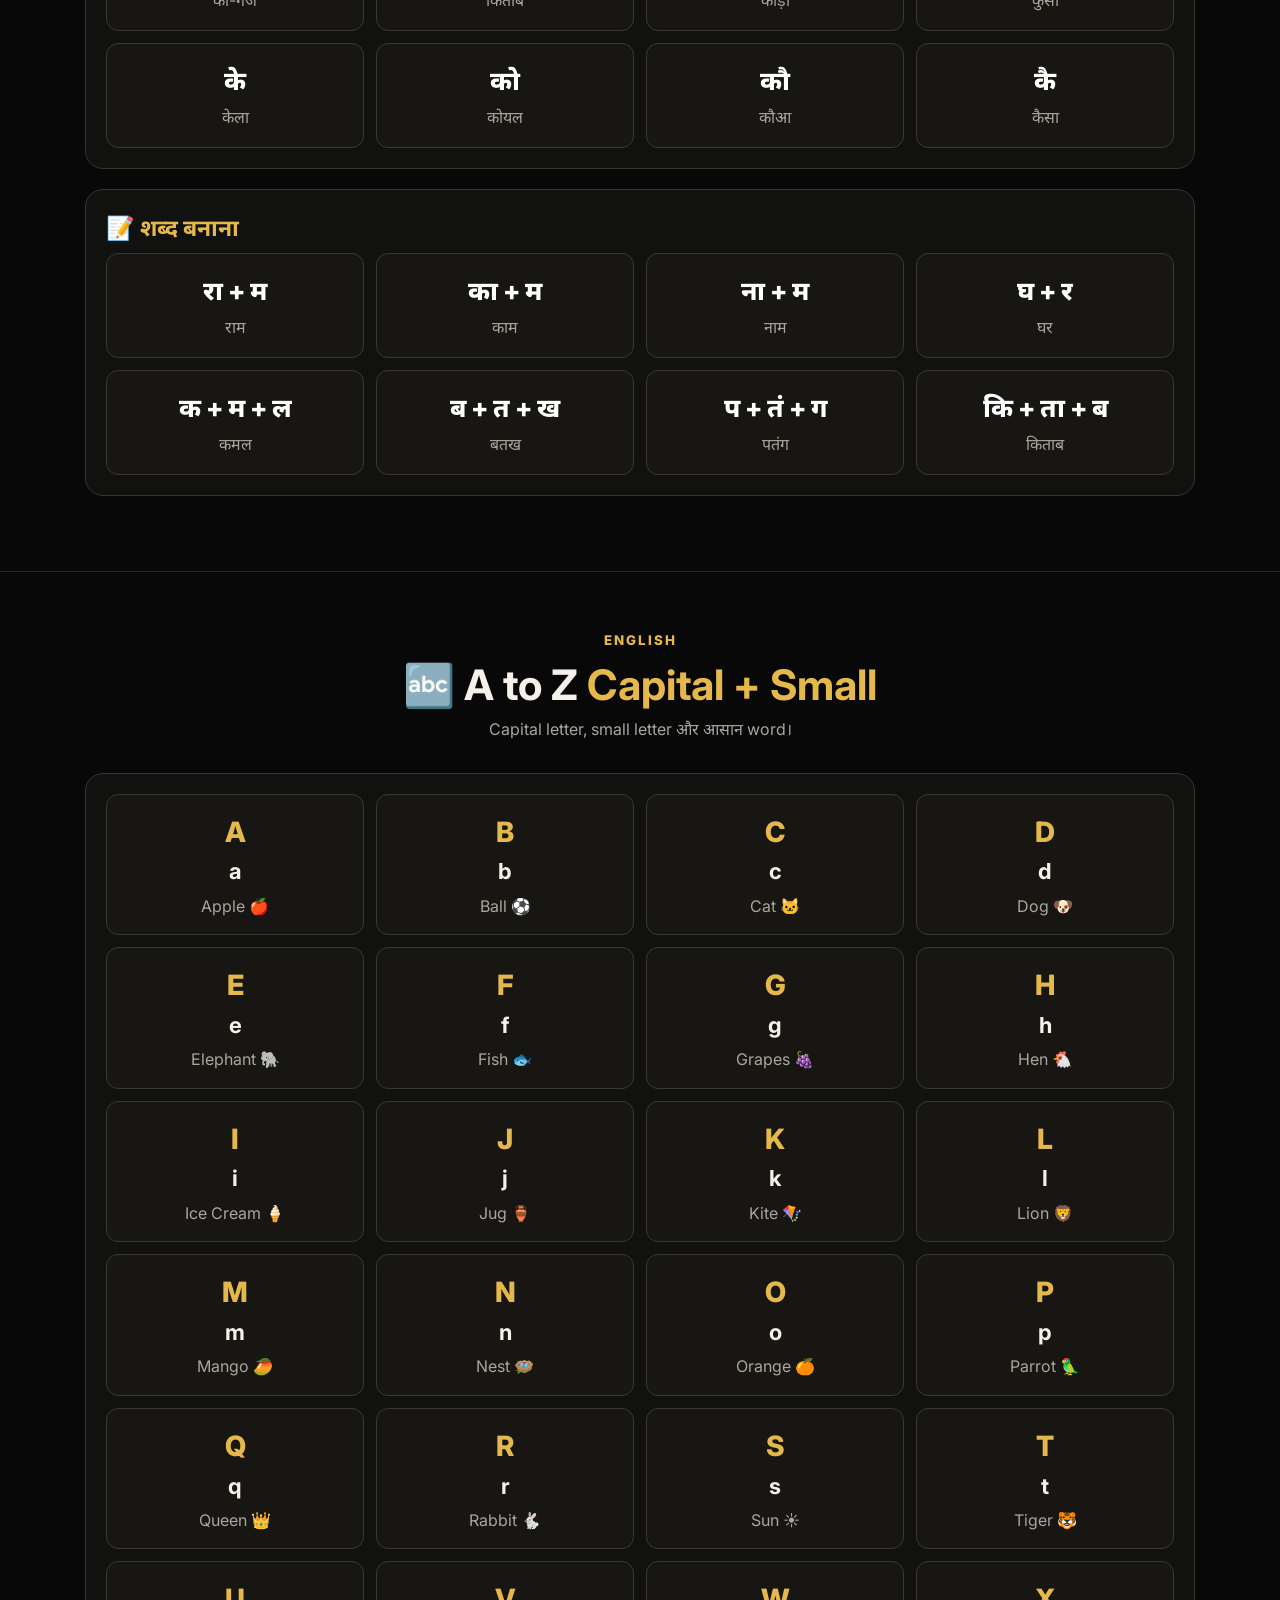
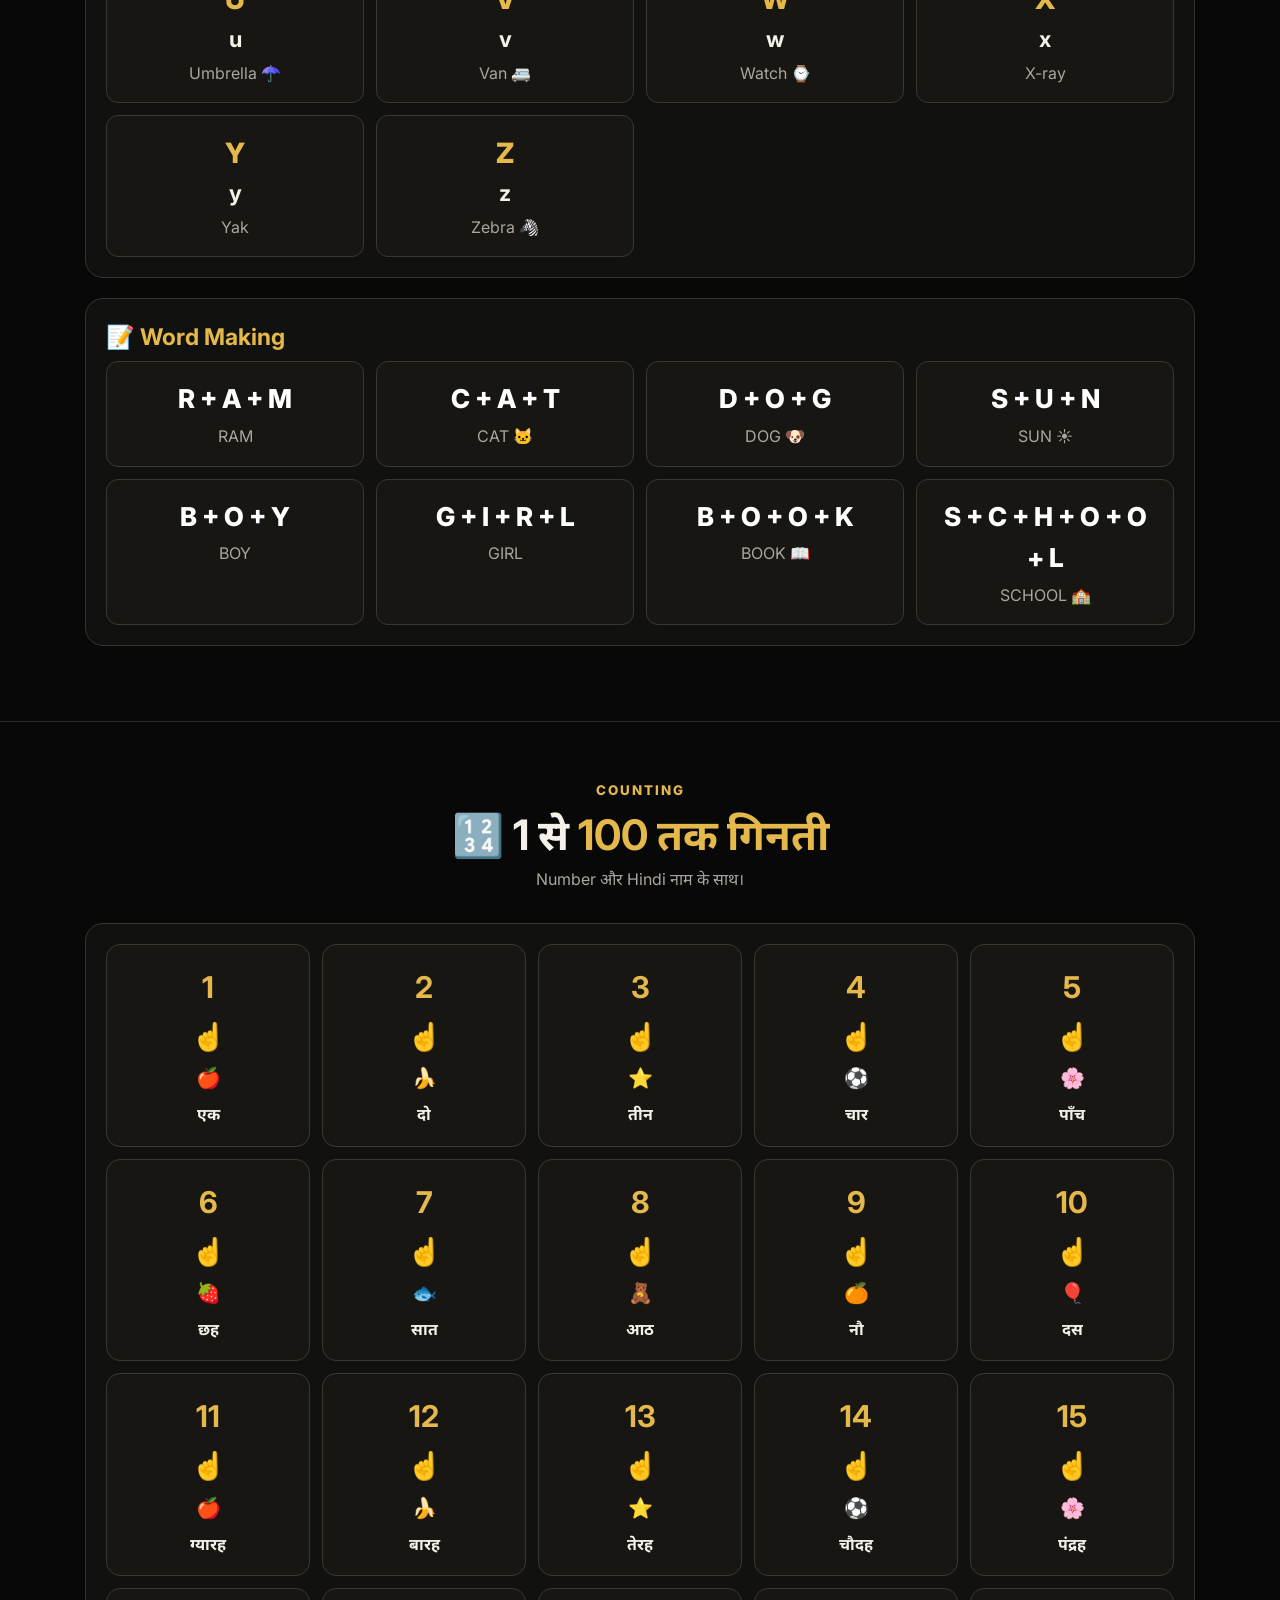
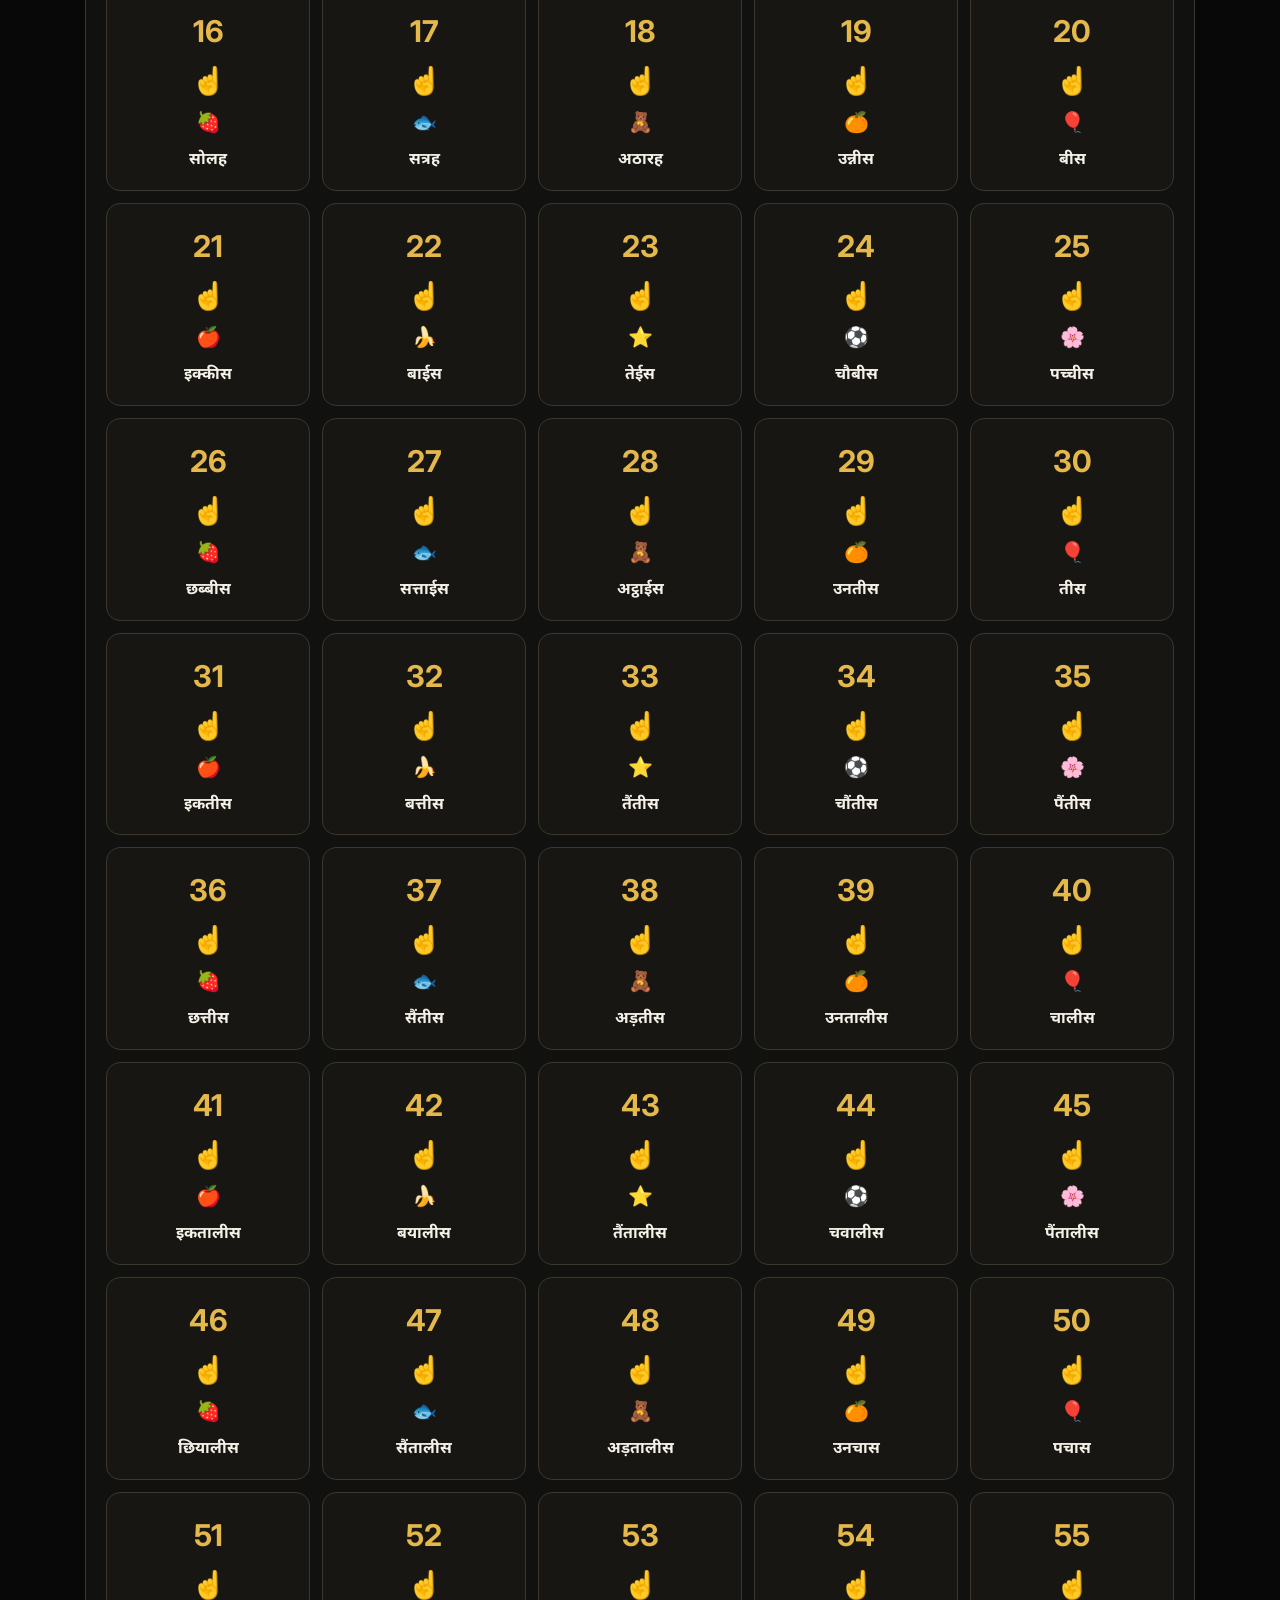
<file: study23.html>
<!DOCTYPE html>
<html lang="hi">
<head>
  <meta charset="UTF-8">
  <meta name="viewport" content="width=device-width, initial-scale=1.0">

  <meta name="description"
        content="MAX Coaching Classes - Class 2 and 3 Study Material">

  <title>Class 2 & 3 | MAX Coaching Classes</title>

  <link rel="preconnect" href="https://fonts.googleapis.com">
  <link rel="preconnect" href="https://fonts.gstatic.com" crossorigin>

  <link href="https://fonts.googleapis.com/css2?family=Inter:wght@400;500;600;700;800&family=Noto+Sans+Devanagari:wght@400;500;600;700;800&display=swap"
        rel="stylesheet">

  <style>

    *{
      box-sizing:border-box;
      margin:0;
      padding:0;
    }

    html{
      scroll-behavior:smooth;
    }

    body{
      background:#080808;
      color:#f5f1e8;
      font-family:Inter,"Noto Sans Devanagari",sans-serif;
      line-height:1.6;
    }

    a{
      color:inherit;
      text-decoration:none;
    }

    .header{
      position:sticky;
      top:0;
      z-index:100;
      background:rgba(8,8,8,.95);
      border-bottom:1px solid #302d27;
      backdrop-filter:blur(12px);
    }

    .nav{
      max-width:1150px;
      margin:auto;
      min-height:70px;
      padding:12px 20px;
      display:flex;
      align-items:center;
      justify-content:space-between;
      gap:20px;
    }

    .brand{
      display:flex;
      flex-direction:column;
      line-height:1.05;
      font-weight:700;
      letter-spacing:1px;
    }

    .brand-max{
      color:#e5b84b;
      font-size:22px;
      font-weight:800;
    }

    .brand small{
      color:#888;
      font-size:8px;
      letter-spacing:2px;
      margin-top:4px;
    }

    .back{
      border:1px solid #4a4030;
      padding:9px 14px;
      border-radius:10px;
      color:#e5b84b;
      font-weight:700;
      font-size:14px;
    }

    .hero{
      padding:55px 20px 45px;
      text-align:center;
      background:
        radial-gradient(circle at 50% 20%,#30240b 0,#100e09 35%,#080808 70%);
      border-bottom:1px solid #302d27;
    }

    .eyebrow{
      color:#e5b84b;
      font-size:12px;
      letter-spacing:2px;
      font-weight:800;
      margin-bottom:12px;
    }

    h1{
      font-size:clamp(35px,8vw,65px);
      line-height:1.05;
      font-weight:800;
      margin-bottom:15px;
    }

    h1 span,
    h2 span{
      color:#e5b84b;
    }

    .hero p{
      max-width:650px;
      margin:auto;
      color:#bdb8ad;
      font-size:16px;
    }

    .container{
      max-width:1150px;
      margin:auto;
      padding:0 20px;
    }

    .study-menu{
      padding:25px 0;
      display:grid;
      grid-template-columns:repeat(3,1fr);
      gap:12px;
    }

    .menu-card{
      background:#11110f;
      border:1px solid #39352d;
      border-radius:14px;
      padding:18px 12px;
      text-align:center;
      transition:.2s;
    }

    .menu-card:hover{
      border-color:#e5b84b;
      transform:translateY(-2px);
    }

    .menu-card .emoji{
      font-size:28px;
      display:block;
      margin-bottom:5px;
    }

    .menu-card strong{
      display:block;
      color:#f5f1e8;
    }

    .menu-card small{
      color:#99958c;
    }

    .section{
      padding:55px 0;
      border-bottom:1px solid #292722;
    }

    .section-title{
      text-align:center;
      margin-bottom:30px;
    }

    .section-title small{
      color:#e5b84b;
      font-weight:800;
      letter-spacing:2px;
    }

    .section-title h2{
      font-size:clamp(28px,6vw,42px);
      line-height:1.15;
      margin:8px 0;
    }

    .section-title p{
      color:#aaa69d;
    }

    .box{
      background:#11110f;
      border:1px solid #39352d;
      border-radius:18px;
      padding:20px;
      margin-bottom:20px;
    }

    .box h3{
      color:#e5b84b;
      font-size:23px;
      margin-bottom:6px;
    }

    .box-intro{
      color:#aaa69d;
      margin-bottom:18px;
    }

    /* TABLES */

    .tables-grid{
      display:grid;
      grid-template-columns:repeat(4,1fr);
      gap:12px;
    }

    .table-card{
      background:#171612;
      border:1px solid #3c382f;
      border-radius:12px;
      padding:14px;
    }

    .table-card h4{
      color:#e5b84b;
      text-align:center;
      margin-bottom:8px;
      font-size:18px;
    }

    .table-card p{
      color:#ddd8ce;
      font-size:13px;
      line-height:1.8;
    }

    /* MATH */

    .math-grid{
      display:grid;
      grid-template-columns:repeat(2,1fr);
      gap:16px;
    }

    .math-card{
      background:#171612;
      border:1px solid #3c382f;
      border-radius:15px;
      padding:20px;
    }

    .math-card h4{
      color:#e5b84b;
      font-size:21px;
      margin-bottom:10px;
    }

    .example{
      background:#0b0b0a;
      border-left:3px solid #e5b84b;
      padding:10px 12px;
      margin:8px 0;
      font-size:17px;
    }

    .answer{
      color:#a9d18e;
      font-weight:700;
    }

    /* DIVISION */

    .division{
      display:grid;
      grid-template-columns:repeat(2,1fr);
      gap:15px;
    }

    .division-card{
      background:#171612;
      border:1px solid #3c382f;
      border-radius:14px;
      padding:18px;
    }

    .division-card strong{
      color:#e5b84b;
      font-size:20px;
    }

    .division-card p{
      margin-top:8px;
      font-size:17px;
    }

    /* HINDI */

    .barahkhadi{
      overflow-x:auto;
    }

    table{
      width:100%;
      border-collapse:collapse;
      min-width:650px;
    }

    th,
    td{
      border:1px solid #454037;
      padding:10px;
      text-align:center;
    }

    th{
      background:#272116;
      color:#e5b84b;
    }

    td{
      background:#11110f;
    }

    .letter{
      font-size:21px;
      font-weight:800;
      color:#e5b84b;
    }

    .word-grid{
      display:grid;
      grid-template-columns:repeat(4,1fr);
      gap:12px;
    }

    .word-card{
      background:#171612;
      border:1px solid #3c382f;
      border-radius:12px;
      padding:16px;
      text-align:center;
    }

    .word-card .big{
      font-size:26px;
      font-weight:800;
      color:#fff;
    }

    .word-card .meaning{
      color:#aaa69d;
      margin-top:4px;
    }

    /* ENGLISH */

    .alphabet{
      display:grid;
      grid-template-columns:repeat(4,1fr);
      gap:12px;
    }

    .alpha-card{
      background:#171612;
      border:1px solid #3c382f;
      border-radius:12px;
      padding:15px;
      text-align:center;
    }

    .capital{
      color:#e5b84b;
      font-size:28px;
      font-weight:800;
    }

    .small{
      font-size:22px;
      font-weight:700;
    }

    .alpha-word{
      color:#aaa69d;
      margin-top:4px;
    }

    /* COUNTING */

    .counting{
      display:grid;
      grid-template-columns:repeat(5,1fr);
      gap:12px;
    }

    .count-card{
      background:#171612;
      border:1px solid #3c382f;
      border-radius:14px;
      padding:18px 8px;
      text-align:center;
    }

    .count-card strong{
      display:block;
      color:#e5b84b;
      font-size:30px;
    }

    .count-card .fingers{
      font-size:27px;
      margin:4px 0;
    }

    .count-card .objects{
      font-size:20px;
      min-height:35px;
    }

    .count-card b{
      display:block;
      margin-top:5px;
    }

    /* BUTTON */

    .btn{
      display:inline-block;
      padding:11px 17px;
      border-radius:10px;
      font-weight:700;
      margin-top:10px;
    }

    .btn-gold{
      background:#e5b84b;
      color:#090909;
    }

    .btn-outline{
      border:1px solid #e5b84b;
      color:#e5b84b;
    }

    .top{
      text-align:center;
      padding:30px 0 50px;
    }

    footer{
      padding:25px 20px;
      text-align:center;
      color:#77736b;
      border-top:1px solid #292722;
    }

    @media(max-width:800px){

      .study-menu{
        grid-template-columns:repeat(2,1fr);
      }

      .tables-grid{
        grid-template-columns:repeat(2,1fr);
      }

      .word-grid{
        grid-template-columns:repeat(2,1fr);
      }

      .alphabet{
        grid-template-columns:repeat(3,1fr);
      }

      .counting{
        grid-template-columns:repeat(2,1fr);
      }

      .math-grid,
      .division{
        grid-template-columns:1fr;
      }

    }

    @media(max-width:500px){

      .study-menu{
        grid-template-columns:1fr;
      }

      .tables-grid{
        grid-template-columns:1fr;
      }

      .alphabet{
        grid-template-columns:repeat(2,1fr);
      }

      .word-grid{
        grid-template-columns:1fr 1fr;
      }

      .counting{
        grid-template-columns:repeat(2,1fr);
      }

      .box{
        padding:15px;
      }

    }

  </style>
</head>


<body>

<!-- HEADER -->

<header class="header">

  <div class="nav">

    <a class="brand" href="index.html">
      <span class="brand-max">MAX</span>
      <span>COACHING CLASSES</span>
      <small>ODAR • VARANASI</small>
    </a>

    <a class="back" href="index.html">
      ← Home
    </a>

  </div>

</header>


<!-- HERO -->

<section class="hero">

  <div class="eyebrow">
    MAX KIDS LEARNING ZONE
  </div>

  <h1>
    CLASS 2 & 3
    <br>
    <span>Study Material</span>
  </h1>

  <p>
    Maths • Hindi • English • Tables • Counting
    <br>
    आसान तरीके से पढ़ें और अभ्यास करें 📚
  </p>

</section>


<!-- QUICK MENU -->

<div class="container">

  <div class="study-menu">

    <a class="menu-card" href="#tables">
      <span class="emoji">🔢</span>
      <strong>Tables</strong>
      <small>1 से 100</small>
    </a>

    <a class="menu-card" href="#maths">
      <span class="emoji">➕</span>
      <strong>Maths</strong>
      <small>जोड़ घटाना गुणा</small>
    </a>

    <a class="menu-card" href="#division">
      <span class="emoji">➗</span>
      <strong>Division</strong>
      <small>भाग करना</small>
    </a>

    <a class="menu-card" href="#hindi">
      <span class="emoji">🇮🇳</span>
      <strong>Hindi</strong>
      <small>बारहखड़ी और शब्द</small>
    </a>

    <a class="menu-card" href="#english">
      <span class="emoji">🔤</span>
      <strong>English</strong>
      <small>A to Z & Words</small>
    </a>

    <a class="menu-card" href="#counting">
      <span class="emoji">🔢</span>
      <strong>Counting</strong>
      <small>1 से 100</small>
    </a>

  </div>

</div>


<!-- TABLES -->

<section id="tables" class="section">

  <div class="container">

    <div class="section-title">
      <small>MATHS</small>

      <h2>
        🔢 Tables
        <span>1 से 100</span>
      </h2>

      <p>
        रोज थोड़ा-थोड़ा पहाड़ा पढ़ें।
      </p>
    </div>

    <div class="box">

      <h3>📚 1 से 100 तक पहाड़े</h3>

      <p class="box-intro">
        किसी भी Table को देखकर बच्चे अभ्यास कर सकते हैं।
      </p>

      <div id="tablesGrid" class="tables-grid"></div>

    </div>

  </div>

</section>


<!-- MATHS -->

<section id="maths" class="section">

  <div class="container">

    <div class="section-title">

      <small>EASY MATHEMATICS</small>

      <h2>
        ➕ जोड़ • घटाना • गुणा
      </h2>

      <p>
        3 से 5 अंकों की संख्याओं के आसान उदाहरण।
      </p>

    </div>


    <div class="math-grid">


      <!-- ADDITION -->

      <div class="math-card">

        <h4>➕ जोड़</h4>

        <div class="example">
          7524 + 1284 =
          <span class="answer">8808</span>
        </div>

        <div class="example">
          3245 + 2156 =
          <span class="answer">5401</span>
        </div>

        <div class="example">
          12543 + 23421 =
          <span class="answer">35964</span>
        </div>

        <div class="example">
          45231 + 12345 =
          <span class="answer">57576</span>
        </div>

      </div>


      <!-- SUBTRACTION -->

      <div class="math-card">

        <h4>➖ घटाना</h4>

        <div class="example">
          1459 − 1245 =
          <span class="answer">214</span>
        </div>

        <div class="example">
          7524 − 1284 =
          <span class="answer">6240</span>
        </div>

        <div class="example">
          25000 − 12543 =
          <span class="answer">12457</span>
        </div>

        <div class="example">
          54321 − 23456 =
          <span class="answer">30865</span>
        </div>

      </div>


      <!-- MULTIPLICATION -->

      <div class="math-card">

        <h4>✖️ गुणा</h4>

        <div class="example">
          249 × 5 =
          <span class="answer">1245</span>
        </div>

        <div class="example">
          1245 × 12 =
          <span class="answer">14940</span>
        </div>

        <div class="example">
          325 × 24 =
          <span class="answer">7800</span>
        </div>

        <div class="example">
          1254 × 15 =
          <span class="answer">18810</span>
        </div>

      </div>


      <!-- PLACE VALUE -->

      <div class="math-card">

        <h4>🔢 Place Value</h4>

        <div class="example">
          7,524
          <br>
          हजार = 7
          <br>
          सैकड़ा = 5
          <br>
          दहाई = 2
          <br>
          इकाई = 4
        </div>

        <div class="example">
          12,345
          <br>
          दस हजार = 1
          <br>
          हजार = 2
          <br>
          सैकड़ा = 3
          <br>
          दहाई = 4
          <br>
          इकाई = 5
        </div>

      </div>

    </div>

  </div>

</section>


<!-- DIVISION -->

<section id="division" class="section">

  <div class="container">

    <div class="section-title">

      <small>DIVISION</small>

      <h2>
        ➗ भाग करना
      </h2>

      <p>
        भागफल और शेषफल को आसान तरीके से समझें।
      </p>

    </div>


    <div class="division">


      <div class="division-card">

        <strong>125 ÷ 3</strong>

        <p>
          3 × 41 = 123
          <br>
          125 − 123 = 2
          <br><br>
          <b>भागफल = 41</b>
          <br>
          <b>शेषफल = 2</b>
        </p>

      </div>


      <div class="division-card">

        <strong>245 ÷ 5</strong>

        <p>
          5 × 49 = 245
          <br><br>
          <b>भागफल = 49</b>
          <br>
          <b>शेषफल = 0</b>
        </p>

      </div>


      <div class="division-card">

        <strong>864 ÷ 8</strong>

        <p>
          8 × 108 = 864
          <br><br>
          <b>भागफल = 108</b>
          <br>
          <b>शेषफल = 0</b>
        </p>

      </div>


      <div class="division-card">

        <strong>1250 ÷ 5</strong>

        <p>
          5 × 250 = 1250
          <br><br>
          <b>भागफल = 250</b>
          <br>
          <b>शेषफल = 0</b>
        </p>

      </div>


    </div>

  </div>

</section>


<!-- HINDI -->

<section id="hindi" class="section">

  <div class="container">

    <div class="section-title">

      <small>हिंदी</small>

      <h2>
        🇮🇳 बारहखड़ी
        <span>और शब्द</span>
      </h2>

      <p>
        अक्षर जोड़कर शब्द पढ़ना सीखें।
      </p>

    </div>


    <!-- BARAHKHADI -->

    <div class="box">

      <h3>🔤 क की बारहखड़ी</h3>

      <div class="barahkhadi">

        <table>

          <tr>
            <th>अक्षर</th>
            <th>आ</th>
            <th>इ</th>
            <th>ई</th>
            <th>उ</th>
            <th>ऊ</th>
            <th>ए</th>
            <th>ऐ</th>
            <th>ओ</th>
            <th>औ</th>
            <th>अं</th>
            <th>अः</th>
          </tr>

          <tr>

            <td class="letter">क</td>

            <td>का</td>
            <td>कि</td>
            <td>की</td>
            <td>कु</td>
            <td>कू</td>
            <td>के</td>
            <td>कै</td>
            <td>को</td>
            <td>कौ</td>
            <td>कं</td>
            <td>कः</td>

          </tr>

        </table>

      </div>

    </div>


    <!-- MORE LETTERS -->

    <div class="box">

      <h3>📖 अक्षर पढ़ें</h3>

      <div class="word-grid">

        <div class="word-card">
          <div class="big">का</div>
          <div class="meaning">का-गज</div>
        </div>

        <div class="word-card">
          <div class="big">कि</div>
          <div class="meaning">किताब</div>
        </div>

        <div class="word-card">
          <div class="big">की</div>
          <div class="meaning">कीड़ा</div>
        </div>

        <div class="word-card">
          <div class="big">कु</div>
          <div class="meaning">कुर्सी</div>
        </div>

        <div class="word-card">
          <div class="big">के</div>
          <div class="meaning">केला</div>
        </div>

        <div class="word-card">
          <div class="big">को</div>
          <div class="meaning">कोयल</div>
        </div>

        <div class="word-card">
          <div class="big">कौ</div>
          <div class="meaning">कौआ</div>
        </div>

        <div class="word-card">
          <div class="big">कै</div>
          <div class="meaning">कैसा</div>
        </div>

      </div>

    </div>


    <!-- WORD MAKING -->

    <div class="box">

      <h3>📝 शब्द बनाना</h3>

      <div class="word-grid">

        <div class="word-card">
          <div class="big">रा + म</div>
          <div class="meaning">राम</div>
        </div>

        <div class="word-card">
          <div class="big">का + म</div>
          <div class="meaning">काम</div>
        </div>

        <div class="word-card">
          <div class="big">ना + म</div>
          <div class="meaning">नाम</div>
        </div>

        <div class="word-card">
          <div class="big">घ + र</div>
          <div class="meaning">घर</div>
        </div>

        <div class="word-card">
          <div class="big">क + म + ल</div>
          <div class="meaning">कमल</div>
        </div>

        <div class="word-card">
          <div class="big">ब + त + ख</div>
          <div class="meaning">बतख</div>
        </div>

        <div class="word-card">
          <div class="big">प + तं + ग</div>
          <div class="meaning">पतंग</div>
        </div>

        <div class="word-card">
          <div class="big">कि + ता + ब</div>
          <div class="meaning">किताब</div>
        </div>

      </div>

    </div>

  </div>

</section>


<!-- ENGLISH -->

<section id="english" class="section">

  <div class="container">

    <div class="section-title">

      <small>ENGLISH</small>

      <h2>
        🔤 A to Z
        <span>Capital + Small</span>
      </h2>

      <p>
        Capital letter, small letter और आसान word।
      </p>

    </div>


    <div class="box">

      <div id="alphabet" class="alphabet"></div>

    </div>


    <div class="box">

      <h3>📝 Word Making</h3>

      <div class="word-grid">

        <div class="word-card">
          <div class="big">R + A + M</div>
          <div class="meaning">RAM</div>
        </div>

        <div class="word-card">
          <div class="big">C + A + T</div>
          <div class="meaning">CAT 🐱</div>
        </div>

        <div class="word-card">
          <div class="big">D + O + G</div>
          <div class="meaning">DOG 🐶</div>
        </div>

        <div class="word-card">
          <div class="big">S + U + N</div>
          <div class="meaning">SUN ☀️</div>
        </div>

        <div class="word-card">
          <div class="big">B + O + Y</div>
          <div class="meaning">BOY</div>
        </div>

        <div class="word-card">
          <div class="big">G + I + R + L</div>
          <div class="meaning">GIRL</div>
        </div>

        <div class="word-card">
          <div class="big">B + O + O + K</div>
          <div class="meaning">BOOK 📖</div>
        </div>

        <div class="word-card">
          <div class="big">S + C + H + O + O + L</div>
          <div class="meaning">SCHOOL 🏫</div>
        </div>

      </div>

    </div>

  </div>

</section>


<!-- COUNTING -->

<section id="counting" class="section">

  <div class="container">

    <div class="section-title">

      <small>COUNTING</small>

      <h2>
        🔢 1 से
        <span>100 तक गिनती</span>
      </h2>

      <p>
        Number और Hindi नाम के साथ।
      </p>

    </div>


    <div class="box">

      <div id="countingGrid" class="counting"></div>

    </div>

  </div>

</section>


<!-- BACK -->

<div class="top">

  <a class="btn btn-gold" href="index.html">
    🏠 वापस Home पर जाएँ
  </a>

</div>


<footer>

  <div>
    <strong>MAX COACHING CLASSES</strong>
  </div>

  <div>
    Odar • Pindra • Varanasi
  </div>

  <div>
    © <span id="year"></span> Max Coaching Classes
  </div>

</footer>


<script>

/* ================= TABLES 1-100 ================= */

const tablesGrid =
document.getElementById("tablesGrid");

for(let n=1;n<=100;n++){

  const card=document.createElement("div");

  card.className="table-card";

  let html=`<h4>${n} का पहाड़ा</h4>`;

  for(let i=1;i<=10;i++){

    html += `<p>${n} × ${i} = ${n*i}</p>`;

  }

  card.innerHTML=html;

  tablesGrid.appendChild(card);

}


/* ================= ENGLISH A-Z ================= */

const alphabetGrid =
document.getElementById("alphabet");

const words = [

  ["A","a","Apple 🍎"],
  ["B","b","Ball ⚽"],
  ["C","c","Cat 🐱"],
  ["D","d","Dog 🐶"],
  ["E","e","Elephant 🐘"],
  ["F","f","Fish 🐟"],
  ["G","g","Grapes 🍇"],
  ["H","h","Hen 🐔"],
  ["I","i","Ice Cream 🍦"],
  ["J","j","Jug 🏺"],
  ["K","k","Kite 🪁"],
  ["L","l","Lion 🦁"],
  ["M","m","Mango 🥭"],
  ["N","n","Nest 🪺"],
  ["O","o","Orange 🍊"],
  ["P","p","Parrot 🦜"],
  ["Q","q","Queen 👑"],
  ["R","r","Rabbit 🐇"],
  ["S","s","Sun ☀️"],
  ["T","t","Tiger 🐯"],
  ["U","u","Umbrella ☂️"],
  ["V","v","Van 🚐"],
  ["W","w","Watch ⌚"],
  ["X","x","X-ray"],
  ["Y","y","Yak"],
  ["Z","z","Zebra 🦓"]

];

words.forEach(item => {

  const card=document.createElement("div");

  card.className="alpha-card";

  card.innerHTML=`

    <div class="capital">${item[0]}</div>

    <div class="small">${item[1]}</div>

    <div class="alpha-word">
      ${item[2]}
    </div>

  `;

  alphabetGrid.appendChild(card);

});


/* ================= HINDI COUNTING 1-100 ================= */

const hindiNumbers = [

"एक","दो","तीन","चार","पाँच",
"छह","सात","आठ","नौ","दस",

"ग्यारह","बारह","तेरह","चौदह","पंद्रह",
"सोलह","सत्रह","अठारह","उन्नीस","बीस",

"इक्कीस","बाईस","तेईस","चौबीस","पच्चीस",
"छब्बीस","सत्ताईस","अट्ठाईस","उनतीस","तीस",

"इकतीस","बत्तीस","तैंतीस","चौंतीस","पैंतीस",
"छत्तीस","सैंतीस","अड़तीस","उनतालीस","चालीस",

"इकतालीस","बयालीस","तैंतालीस","चवालीस","पैंतालीस",
"छियालीस","सैंतालीस","अड़तालीस","उनचास","पचास",

"इक्यावन","बावन","तिरेपन","चौवन","पचपन",
"छप्पन","सत्तावन","अट्ठावन","उनसठ","साठ",

"इकसठ","बासठ","तिरसठ","चौंसठ","पैंसठ",
"छियासठ","सड़सठ","अड़सठ","उनहत्तर","सत्तर",

"इकहत्तर","बहत्तर","तिहत्तर","चौहत्तर","पचहत्तर",
"छिहत्तर","सतहत्तर","अठहत्तर","उनासी","अस्सी",

"इक्यासी","बयासी","तिरासी","चौरासी","पचासी",
"छियासी","सतासी","अट्ठासी","नवासी","नब्बे",

"इक्यानवे","बानवे","तिरानवे","चौरानवे","पंचानवे",
"छियानवे","सत्तानवे","अट्ठानवे","निन्यानवे","सौ"

];

const objects = [
"🍎","🍌","⭐","⚽","🌸",
"🍓","🐟","🧸","🍊","🎈"
];

const countingGrid =
document.getElementById("countingGrid");

for(let i=1;i<=100;i++){

  const card=document.createElement("div");

  card.className="count-card";

  const object =
    objects[(i-1)%objects.length];

  card.innerHTML=`

    <strong>${i}</strong>

    <div class="fingers">☝️</div>

    <div class="objects">${object}</div>

    <b>${hindiNumbers[i-1]}</b>

  `;

  countingGrid.appendChild(card);

}


/* YEAR */

document.getElementById("year").textContent =
new Date().getFullYear();

</script>

</body>
</html>
</file>
<file: style.css>
:root{
  --black:#070707; --black2:#11100d; --gold:#f4c64d; --gold2:#ffd873;
  --white:#f8f6ef; --muted:#b8b4aa; --line:rgba(244,198,77,.22);
}
*{box-sizing:border-box}html{scroll-behavior:smooth}
body{margin:0;background:var(--black);color:var(--white);font-family:Inter,Arial,sans-serif;line-height:1.65}
a{color:inherit;text-decoration:none}.container{width:min(1160px,92%);margin:auto}
.header{position:sticky;top:0;z-index:50;background:rgba(7,7,7,.86);backdrop-filter:blur(14px);border-bottom:1px solid var(--line)}
.nav{min-height:76px;display:flex;align-items:center;justify-content:space-between}.brand{display:flex;flex-direction:column;line-height:1}.brand-max{font-family:"Playfair Display",serif;font-size:25px;letter-spacing:5px;color:var(--gold);font-weight:800}.brand span:not(.brand-max){font-size:9px;letter-spacing:2px;font-weight:800;margin-top:5px}.brand small{color:#a99c7b;font-size:8px;letter-spacing:3px;margin-top:6px}
.nav-links{display:flex;gap:28px;align-items:center;font-size:13px;font-weight:600}.nav-links a{opacity:.85}.nav-links a:hover{color:var(--gold);opacity:1}.nav-cta{border:1px solid var(--gold);padding:10px 16px;border-radius:30px;color:var(--gold)!important}.menu-btn{display:none;background:none;border:0;color:white;font-size:25px}
.hero{position:relative;overflow:hidden;background:radial-gradient(circle at 75% 35%,rgba(244,198,77,.13),transparent 32%),linear-gradient(135deg,#070707,#12100b 55%,#070707);min-height:720px;display:flex;align-items:center}.hero:before,.hero:after{content:"";position:absolute;width:220px;height:1px;background:var(--gold);opacity:.7;transform:rotate(-45deg)}.hero:before{top:90px;left:-50px}.hero:after{right:-50px;bottom:100px}.hero-grid{display:grid;grid-template-columns:1.05fr .95fr;gap:50px;align-items:center}.eyebrow,.section-label{color:var(--gold);letter-spacing:3px;font-size:12px;font-weight:800}.hero h1{font-family:"Playfair Display",serif;font-size:clamp(52px,7vw,86px);line-height:.98;margin:18px 0}.hero h1 span,h2 span{color:var(--gold)}.hero-text{max-width:590px;color:#c7c2b6;font-size:18px}.hero-buttons{display:flex;gap:13px;margin:30px 0}.btn{display:inline-flex;align-items:center;justify-content:center;padding:13px 22px;border-radius:6px;font-weight:800;font-size:13px;transition:.25s}.btn-gold{background:var(--gold);color:#111}.btn-gold:hover{background:var(--gold2);transform:translateY(-2px)}.btn-outline{border:1px solid #6e633f;color:var(--white)}.btn-outline:hover{border-color:var(--gold);color:var(--gold)}.quick-info{display:flex;gap:20px;flex-wrap:wrap;color:#aaa69b;font-size:12px}.quick-info div{display:flex;gap:8px;align-items:center}.quick-info b{color:var(--gold)}
.hero-card{position:relative;max-width:500px;margin:auto}.hero-card img{display:block;width:100%;border-radius:18px;position:relative;z-index:2;box-shadow:0 20px 80px rgba(0,0,0,.75);border:1px solid rgba(244,198,77,.3)}.gold-ring{position:absolute;inset:7%;border:1px solid rgba(244,198,77,.8);border-radius:50%;transform:rotate(15deg);box-shadow:0 0 45px rgba(244,198,77,.15)}.owner-badge{position:absolute;z-index:3;bottom:18px;left:18px;right:18px;padding:14px 16px;border-radius:10px;background:rgba(5,5,5,.82);backdrop-filter:blur(10px);border:1px solid var(--line);display:flex;flex-direction:column}.owner-badge strong{color:var(--gold);letter-spacing:2px}.owner-badge span{font-size:9px;color:#c8c1ae;letter-spacing:2px}
.section{padding:105px 0}.split{display:grid;grid-template-columns:.9fr 1.1fr;gap:80px}.section h2{font-family:"Playfair Display",serif;font-size:clamp(38px,5vw,58px);line-height:1.1;margin:15px 0 0}.section p{color:#bcb8ad}.stats{display:flex;gap:12px;margin-top:35px}.stats div{border:1px solid var(--line);padding:18px 22px;min-width:130px;border-radius:8px;background:#0e0d0a}.stats strong{display:block;color:var(--gold);font-size:18px}.stats small{color:#88847a}
.dark-section{background:#0c0b09;border-top:1px solid #1c1913;border-bottom:1px solid #1c1913}.cards{display:grid;grid-template-columns:repeat(4,1fr);gap:16px;margin-top:45px}.card{padding:26px;border:1px solid #27231b;background:linear-gradient(160deg,#12110e,#0b0b09);border-radius:10px;min-height:280px}.card:hover{border-color:rgba(244,198,77,.55);transform:translateY(-4px);transition:.25s}.icon{font-size:28px}.card h3{margin:18px 0 8px}.card p{font-size:13px}.tags{display:flex;flex-wrap:wrap;gap:6px;margin-top:18px}.tags span{font-size:10px;padding:5px 8px;border-radius:20px;background:#201c13;color:#d7c58f}
.faculty-grid{display:grid;grid-template-columns:repeat(3,1fr);gap:18px;margin-top:45px}.faculty{text-align:center;border:1px solid #27231b;padding:35px;background:#0d0c0a;border-radius:12px}.avatar{width:78px;height:78px;border-radius:50%;display:grid;place-items:center;margin:auto;background:linear-gradient(145deg,#f4c64d,#6e5420);color:#111;font-weight:900;font-size:21px}.faculty h3{margin-bottom:3px}.faculty p{margin-top:0;color:var(--gold);font-size:13px}
.online-section{background:radial-gradient(circle at 20% 50%,rgba(244,198,77,.08),transparent 35%)}.online-box{border:1px solid var(--line);padding:55px;border-radius:16px;display:grid;grid-template-columns:1fr 1fr;gap:50px;background:rgba(18,16,12,.7)}.online-list{display:grid;grid-template-columns:1fr 1fr;gap:12px;align-content:center}.online-list span{padding:14px;border:1px solid #29251c;border-radius:7px;color:#d5cfbf;background:#0c0b09}
.contact-section{padding-bottom:115px}.contact-grid{display:grid;grid-template-columns:1.2fr .8fr;gap:80px;align-items:center}.big-phone{display:inline-block;color:var(--gold);font-size:28px;font-weight:800;margin:22px 0}.address{font-size:14px}.contact-card{border:1px solid var(--line);padding:35px;border-radius:14px;background:linear-gradient(160deg,#17140e,#0d0c0a)}.contact-card h3{font-family:"Playfair Display",serif;font-size:30px;margin-top:0}.full{width:100%;margin-top:12px}
footer{border-top:1px solid #211e17;padding:25px 0;color:#77736a;font-size:11px}.footer{display:flex;justify-content:space-between;gap:20px}.footer strong{color:#c4a75d;margin-right:10px}
@media(max-width:850px){.nav-links{display:none;position:absolute;top:76px;left:0;right:0;background:#090908;padding:20px;flex-direction:column;border-bottom:1px solid var(--line)}.nav-links.open{display:flex}.menu-btn{display:block}.hero{padding:75px 0}.hero-grid,.split,.online-box,.contact-grid{grid-template-columns:1fr}.hero-card{order:-1;max-width:430px}.cards{grid-template-columns:1fr 1fr}.faculty-grid{grid-template-columns:1fr}.section{padding:75px 0}.split{gap:30px}.footer{flex-direction:column}}
@media(max-width:520px){.cards{grid-template-columns:1fr}.hero h1{font-size:52px}.stats{display:grid;grid-template-columns:1fr 1fr}.online-box{padding:28px}.hero-buttons{flex-direction:column}.btn{width:100%}}

/* =================================================
   MAX KIDS STUDY SECTION
================================================= */

.study-section{
  background:#090807;
  padding:90px 20px;
  border-top:1px solid #282218;
}

.study-container{
  max-width:1200px;
  margin:auto;
}

.study-title{
  text-align:center;
  margin-bottom:35px;
}

.study-title p{
  color:#d8ad43;
  letter-spacing:4px;
  font-size:11px;
  font-weight:800;
}

.study-title h2{
  color:#fff;
  font-family:"Playfair Display",serif;
  font-size:42px;
  margin:10px 0;
}

.study-title span{
  color:#aaa49a;
  font-size:15px;
}

.study-menu{
  display:flex;
  justify-content:center;
  flex-wrap:wrap;
  gap:10px;
  margin-bottom:60px;
}

.study-menu a{
  color:#e9d18c;
  background:#12100c;
  border:1px solid #3a3120;
  padding:11px 17px;
  border-radius:30px;
  text-decoration:none;
  font-size:12px;
  font-weight:bold;
  transition:.3s;
}

.study-menu a:hover{
  background:#d8ad43;
  color:#080706;
}

.study-box{
  margin:70px 0;
}

.study-heading{
  margin-bottom:28px;
}

.study-heading small{
  color:#d8ad43;
  letter-spacing:3px;
  font-weight:bold;
  font-size:10px;
}

.study-heading h3{
  color:white;
  font-family:"Playfair Display",serif;
  font-size:32px;
  margin:7px 0;
}

.study-heading p{
  color:#99948a;
  font-size:14px;
}


/* TABLES */

.table-grid{
  display:grid;
  grid-template-columns:repeat(5,1fr);
  gap:10px;
}

.table-card{
  background:#12100c;
  border:1px solid #30291d;
  border-radius:10px;
  padding:15px 8px;
  text-align:center;
}

.table-card strong{
  display:block;
  color:#e2b84d;
  margin-bottom:7px;
}

.table-card span{
  color:#c4beb1;
  font-size:11px;
  line-height:1.7;
}


/* MATH */

.math-cards{
  display:grid;
  grid-template-columns:repeat(4,1fr);
  gap:15px;
}

.math-card{
  background:#12100c;
  border:1px solid #30291d;
  border-radius:12px;
  padding:25px;
  text-align:center;
}

.math-card div{
  font-size:35px;
}

.math-card h4{
  color:#e2b84d;
  font-size:20px;
}

.math-card p{
  color:#d0cabd;
  margin:7px;
}

.small-table-box{
  margin-top:35px;
  background:#0e0d0a;
  border:1px solid #30291d;
  border-radius:12px;
  padding:25px;
}

.small-table-box h3{
  color:#e2b84d;
}

.small-table-grid{
  display:grid;
  grid-template-columns:repeat(5,1fr);
  gap:10px;
}

.small-table{
  background:#15130f;
  border:1px solid #30291d;
  border-radius:8px;
  padding:12px;
  color:#d0cabd;
  text-align:center;
  font-size:12px;
  line-height:1.7;
}

.small-table b{
  color:#e2b84d;
  display:block;
  margin-bottom:5px;
}


/* HINDI */

.hindi-grid{
  display:grid;
  grid-template-columns:repeat(7,1fr);
  gap:10px;
}

.hindi-card{
  min-height:105px;
  background:#12100c;
  border:1px solid #30291d;
  border-radius:10px;
  display:flex;
  flex-direction:column;
  justify-content:center;
  align-items:center;
  text-align:center;
  padding:10px;
}

.hindi-card b{
  color:#e2b84d;
  font-family:"Noto Sans Devanagari","Nirmala UI",sans-serif;
  font-size:30px;
}

.hindi-card span{
  color:#c8c1b2;
  font-size:11px;
  margin-top:8px;
}


/* MATRAYEN */

.matra-section{
  background:#11100c;
  border:1px solid #30291d;
  border-radius:12px;
  padding:25px;
  margin-top:25px;
}

.matra-section h3{
  color:#e2b84d;
}

.matra-grid{
  display:flex;
  flex-wrap:wrap;
  gap:10px;
}

.matra-grid span{
  color:white;
  background:#1b1811;
  border:1px solid #3b321f;
  padding:10px 15px;
  border-radius:8px;
  font-family:"Noto Sans Devanagari","Nirmala UI",sans-serif;
  font-size:20px;
}


/* COUNTING */

.counting-grid{
  display:grid;
  grid-template-columns:repeat(5,1fr);
  gap:13px;
}

.count-card{
  background:#12100c;
  border:1px solid #30291d;
  border-radius:12px;
  min-height:190px;
  display:flex;
  flex-direction:column;
  justify-content:center;
  align-items:center;
  text-align:center;
  padding:15px;
}

.count-card strong{
  color:#e2b84d;
  font-size:32px;
}

.count-card span{
  font-size:32px;
  margin:5px;
}

.count-card p{
  font-size:22px;
  margin:4px;
}

.count-card b{
  color:#fff;
  font-family:"Noto Sans Devanagari","Nirmala UI",sans-serif;
}


/* ENGLISH */

.alphabet-grid{
  display:grid;
  grid-template-columns:repeat(7,1fr);
  gap:10px;
}

.alpha-card{
  background:#12100c;
  border:1px solid #30291d;
  border-radius:10px;
  padding:15px;
  text-align:center;
}

.alpha-card strong{
  display:block;
  color:#e2b84d;
  font-size:30px;
}

.alpha-card small{
  display:block;
  color:white;
  font-size:23px;
  margin-top:4px;
}

.alpha-card span{
  color:#8e897e;
  font-size:9px;
}


/* MOBILE */

@media(max-width:850px){

  .table-grid{
    grid-template-columns:repeat(3,1fr);
  }

  .math-cards{
    grid-template-columns:repeat(2,1fr);
  }

  .hindi-grid{
    grid-template-columns:repeat(5,1fr);
  }

  .counting-grid{
    grid-template-columns:repeat(3,1fr);
  }

  .alphabet-grid{
    grid-template-columns:repeat(5,1fr);
  }

}

@media(max-width:550px){

  .study-section{
    padding:60px 12px;
  }

  .study-title h2{
    font-size:30px;
  }

  .table-grid{
    grid-template-columns:repeat(2,1fr);
  }

  .math-cards{
    grid-template-columns:1fr;
  }

  .small-table-grid{
    grid-template-columns:repeat(2,1fr);
  }

  .hindi-grid{
    grid-template-columns:repeat(3,1fr);
  }

  .counting-grid{
    grid-template-columns:repeat(2,1fr);
  }

  .alphabet-grid{
    grid-template-columns:repeat(4,1fr);
  }

  .study-heading h3{
    font-size:25px;
  }

}
.study-link-card{
  display:flex;
  align-items:center;
  gap:15px;
  text-decoration:none;
  background:#12100c;
  border:1px solid #4a3a20;
  padding:18px;
  border-radius:14px;
  color:white;
  transition:.3s;
}

.study-link-card > span{
  font-size:32px;
}

.study-link-card div{
  flex:1;
}

.study-link-card strong{
  display:block;
  color:#e4b844;
  font-size:18px;
}

.study-link-card small{
  display:block;
  color:#aaa;
  margin-top:3px;
}

.study-link-card b{
  color:#e4b844;
  font-size:25px;
}

.study-link-card:hover{
  transform:translateY(-3px);
  border-color:#e4b844;
}
/* =========================================================
   MAX COACHING CLASSES
   LIGHT + DARK MODE FIX
   इसे style.css के सबसे नीचे रखें
   ========================================================= */

/* ---------- BASIC THEME VARIABLES ---------- */

:root {
  color-scheme: light dark;

  --page-bg: #080808;
  --section-bg: #0d0d0d;
  --card-bg: #151515;
  --card-bg-2: #1b1b1b;

  --text-main: #ffffff;
  --text-heading: #ffffff;
  --text-muted: #c9c9c9;

  --gold: #f4c542;
  --gold-dark: #d9a91f;

  --border: #343434;
  --soft-border: #444444;

  --input-bg: #ffffff;
}


/* =========================================================
   DARK MODE
   ========================================================= */

@media (prefers-color-scheme: dark) {

  body {
    background: var(--page-bg);
    color: var(--text-main);
  }

  .section,
  .study-section {
    background: var(--section-bg);
    color: var(--text-main);
  }

  .dark-section {
    background: #080808;
  }

  h1,
  h2,
  h3,
  h4,
  h5,
  h6,
  strong,
  b {
    color: var(--text-heading);
  }

  p,
  li,
  span {
    color: var(--text-muted);
  }

  .card,
  .study-box,
  .math-card,
  .hindi-card,
  .count-card,
  .alphabet-card,
  .faculty,
  .contact-card {
    background: var(--card-bg);
    color: var(--text-main);
    border-color: var(--border);
  }

}


/* =========================================================
   LIGHT MODE
   ========================================================= */

@media (prefers-color-scheme: light) {

  body {
    background: #f7f7f7 !important;
    color: #171717 !important;
  }

  .header {
    background: #ffffff !important;
    color: #171717 !important;
    border-bottom: 1px solid #dddddd;
  }

  .section,
  .study-section {
    background: #f7f7f7 !important;
    color: #171717 !important;
  }

  .dark-section {
    background: #eeeeee !important;
    color: #171717 !important;
  }


  /* ---------- ALL HEADINGS ---------- */

  h1,
  h2,
  h3,
  h4,
  h5,
  h6 {
    color: #171717 !important;
  }

  .hero h1 {
    color: #171717 !important;
  }

  .hero h1 span,
  h2 span {
    color: #c28d00 !important;
  }


  /* ---------- NORMAL TEXT ---------- */

  p {
    color: #444444 !important;
  }

  .section-label,
  .eyebrow {
    color: #a87500 !important;
  }


  /* ---------- NAVIGATION ---------- */

  .nav-links a {
    color: #222222 !important;
  }

  .nav-links a:hover {
    color: #b27b00 !important;
  }

  .brand {
    color: #222222 !important;
  }

  .brand small {
    color: #777777 !important;
  }


  /* =====================================================
     STUDY CARDS
     ===================================================== */

  .card,
  .study-box,
  .math-card,
  .hindi-card,
  .count-card,
  .alphabet-card,
  .faculty,
  .contact-card {

    background: #ffffff !important;

    color: #171717 !important;

    border: 1px solid #d8d8d8 !important;

    box-shadow: 0 8px 25px rgba(0, 0, 0, 0.07);
  }


  /* ---------- CARD HEADINGS ---------- */

  .card h3,
  .study-box h3,
  .math-card h4,
  .hindi-card b,
  .count-card strong,
  .count-card b,
  .alphabet-card .capital,
  .alphabet-card .small,
  .faculty h3,
  .contact-card h3 {

    color: #171717 !important;
  }


  /* ---------- CARD TEXT ---------- */

  .card p,
  .study-box p,
  .math-card p,
  .hindi-card span,
  .count-card p,
  .count-card span,
  .faculty p,
  .contact-card p {

    color: #444444 !important;
  }


  /* =====================================================
     STUDY HEADING
     ===================================================== */

  .study-heading small {
    color: #b27b00 !important;
  }

  .study-heading h3 {
    color: #171717 !important;
  }

  .study-heading p {
    color: #555555 !important;
  }


  /* =====================================================
     TABLE CARDS
     ===================================================== */

  .table-card,
  .table-item {

    background: #ffffff !important;

    color: #171717 !important;

    border: 1px solid #d5d5d5 !important;
  }

  .table-card h4,
  .table-item h4 {

    color: #171717 !important;
  }

  .table-card p,
  .table-item p {

    color: #444444 !important;
  }


  /* =====================================================
     MATH
     ===================================================== */

  .math-card {
    background: #ffffff !important;
  }

  .math-card > div:first-child {
    color: #b27b00 !important;
  }


  /* =====================================================
     HINDI
     ===================================================== */

  .hindi-card {
    background: #ffffff !important;
  }

  .hindi-card b {
    color: #b27b00 !important;
    font-size: 30px;
  }

  .hindi-card span {
    color: #333333 !important;
  }


  /* =====================================================
     MATRA
     ===================================================== */

  .matra-section {
    background: #f4f4f4 !important;
    border: 1px solid #dddddd !important;
  }

  .matra-section h3 {
    color: #171717 !important;
  }

  .matra-grid span {
    background: #ffffff !important;
    color: #171717 !important;
    border: 1px solid #dddddd !important;
  }


  /* =====================================================
     COUNTING
     ===================================================== */

  .count-card {
    background: #ffffff !important;
  }

  .count-card strong {
    color: #b27b00 !important;
    font-size: 32px;
  }

  .count-card b {
    color: #171717 !important;
  }


  /* =====================================================
     ENGLISH ALPHABET
     ===================================================== */

  .alphabet-card {
    background: #ffffff !important;
  }

  .alphabet-card .capital {
    color: #b27b00 !important;
    font-size: 32px;
    font-weight: 800;
  }

  .alphabet-card .small {
    color: #222222 !important;
  }

  .alphabet-card .picture {
    color: #333333 !important;
  }


  /* =====================================================
     TAGS
     ===================================================== */

  .tags span {
    background: #f3e8c3 !important;
    color: #6b4b00 !important;
    border: 1px solid #dfc77d !important;
  }


  /* =====================================================
     BUTTONS
     ===================================================== */

  .btn-outline {
    color: #222222 !important;
    border-color: #777777 !important;
    background: #ffffff !important;
  }

  .btn-outline:hover {
    color: #000000 !important;
    border-color: #b27b00 !important;
  }


  /* =====================================================
     FACULTY
     ===================================================== */

  .avatar {
    background: #f0dfad !important;
    color: #704d00 !important;
  }


  /* =====================================================
     FOOTER
     ===================================================== */

  footer {
    background: #111111 !important;
    color: #eeeeee !important;
  }

  footer strong {
    color: #ffffff !important;
  }

  footer span {
    color: #cccccc !important;
  }

}


/* =========================================================
   MOBILE SAFETY
   ========================================================= */

@media (max-width: 600px) {

  .card,
  .study-box,
  .math-card,
  .hindi-card,
  .count-card,
  .alphabet-card {
    color: #171717;
  }

  .study-box {
    overflow: hidden;
  }

  .study-box p {
    line-height: 1.7;
  }

}


/* =========================================================
   IMPORTANT:
   किसी भी पुरानी WHITE TEXT rule को override करने के लिए
   ========================================================= */

@media (prefers-color-scheme: light) {

  .study-section *,
  .study-box *,
  .math-card *,
  .hindi-card *,
  .count-card *,
  .alphabet-card * {
    text-shadow: none;
  }

  .study-section h1,
  .study-section h2,
  .study-section h3,
  .study-section h4,
  .study-section p,
  .study-section span,
  .study-section b,
  .study-section strong {
    opacity: 1 !important;
  }

}
/* ================= OWNER PHOTO FIX ================= */

.hero-card {
  position: relative;
  width: 100%;
  max-width: 500px;
  min-height: 420px;
  display: flex;
  align-items: center;
  justify-content: center;
}

.hero-card .owner-photo {
  display: block;
  width: 100%;
  max-width: 500px;
  height: auto;
  min-height: 300px;
  object-fit: cover;
  border-radius: 18px;
  position: relative;
  z-index: 2;
  border: 1px solid rgba(244,198,77,.3);
  box-shadow: 0 20px 80px rgba(0,0,0,.75);
}

.owner-fallback {
  display: none;
  position: relative;
  z-index: 2;
  width: 100%;
  min-height: 300px;
  border: 1px solid rgba(244,198,77,.3);
  border-radius: 18px;
  background: #11100d;
  align-items: center;
  justify-content: center;
  flex-direction: column;
  gap: 8px;
}

.owner-fallback span {
  width: 90px;
  height: 90px;
  border-radius: 50%;
  display: grid;
  place-items: center;
  background: #f4c64d;
  color: #111;
  font-size: 28px;
  font-weight: 800;
}

.owner-fallback strong {
  color: #f4c64d;
  letter-spacing: 2px;
}

.owner-fallback small {
  color: #c8c1ae;
  letter-spacing: 2px;
}

@media(max-width:850px) {
  .hero-card {
    order: -1;
    max-width: 430px;
    min-height: 300px;
  }

  .hero-card .owner-photo {
    max-width: 430px;
  }
}
</file>
